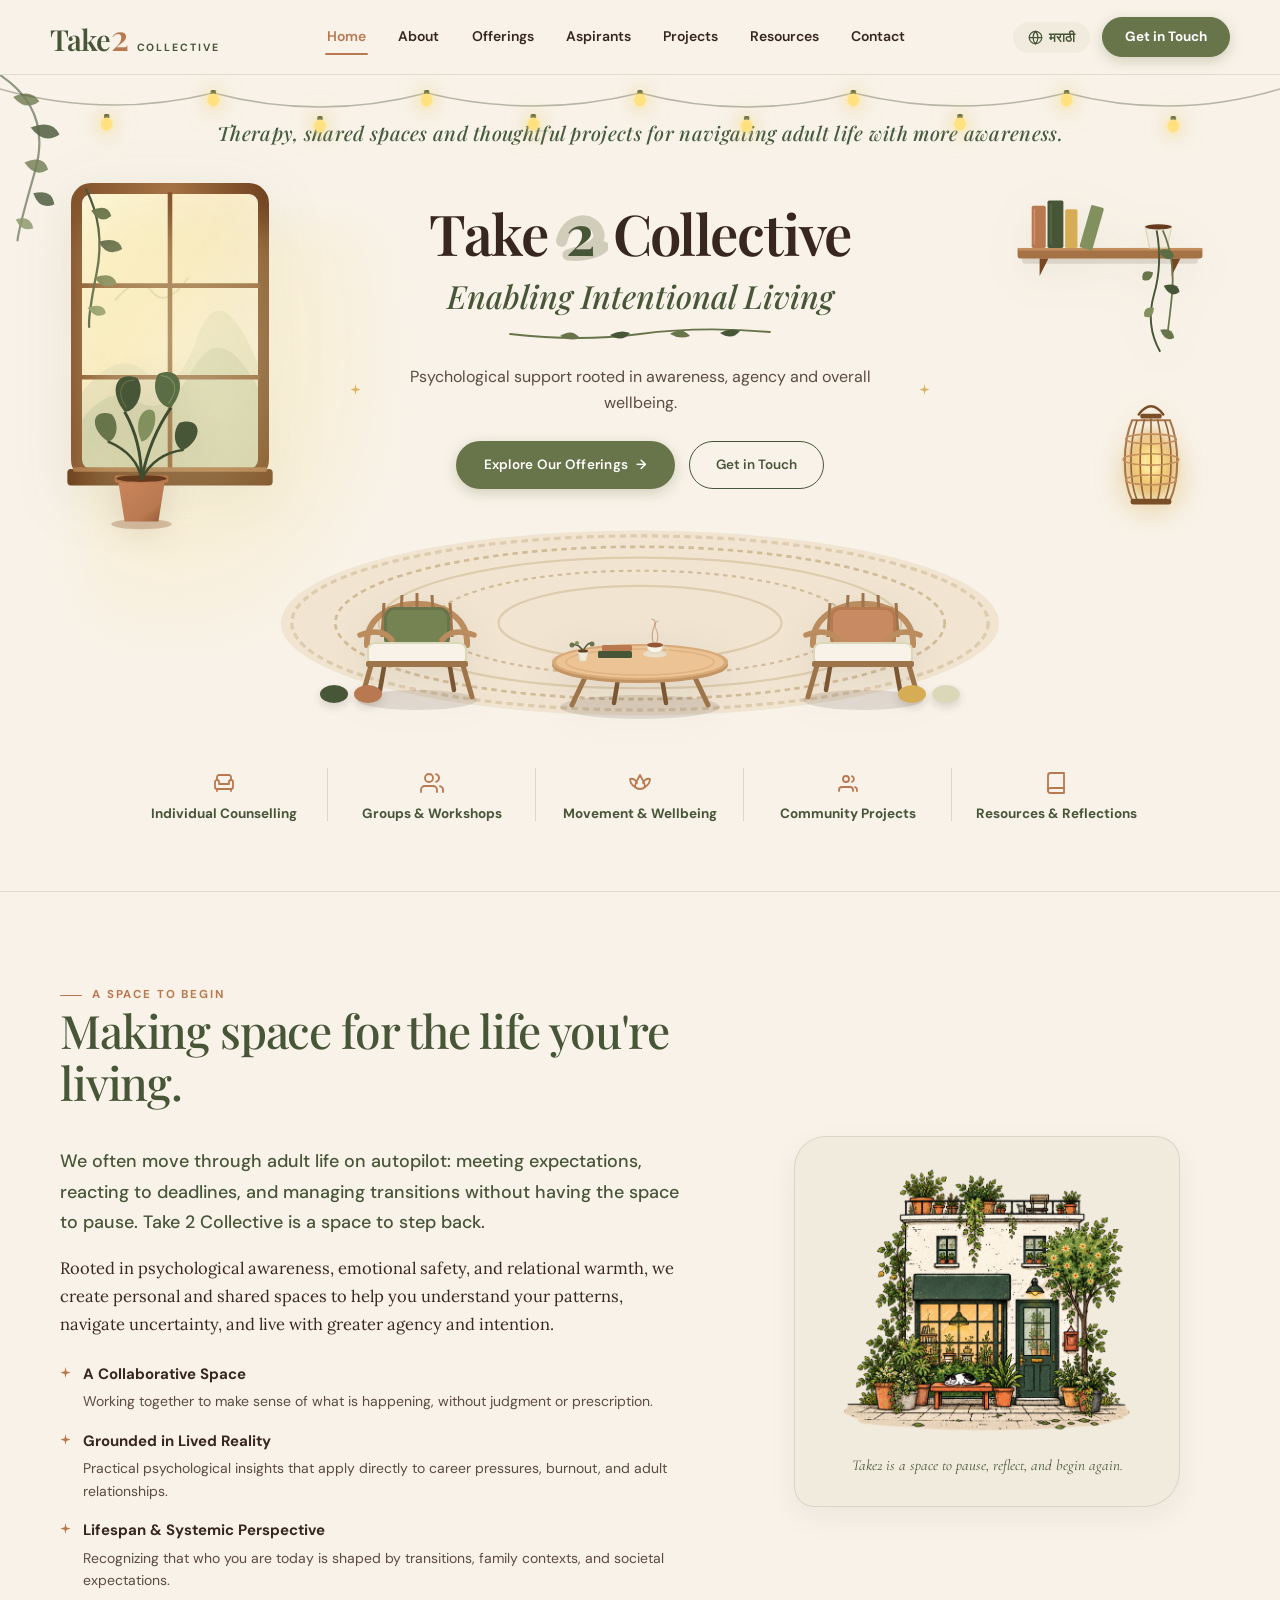
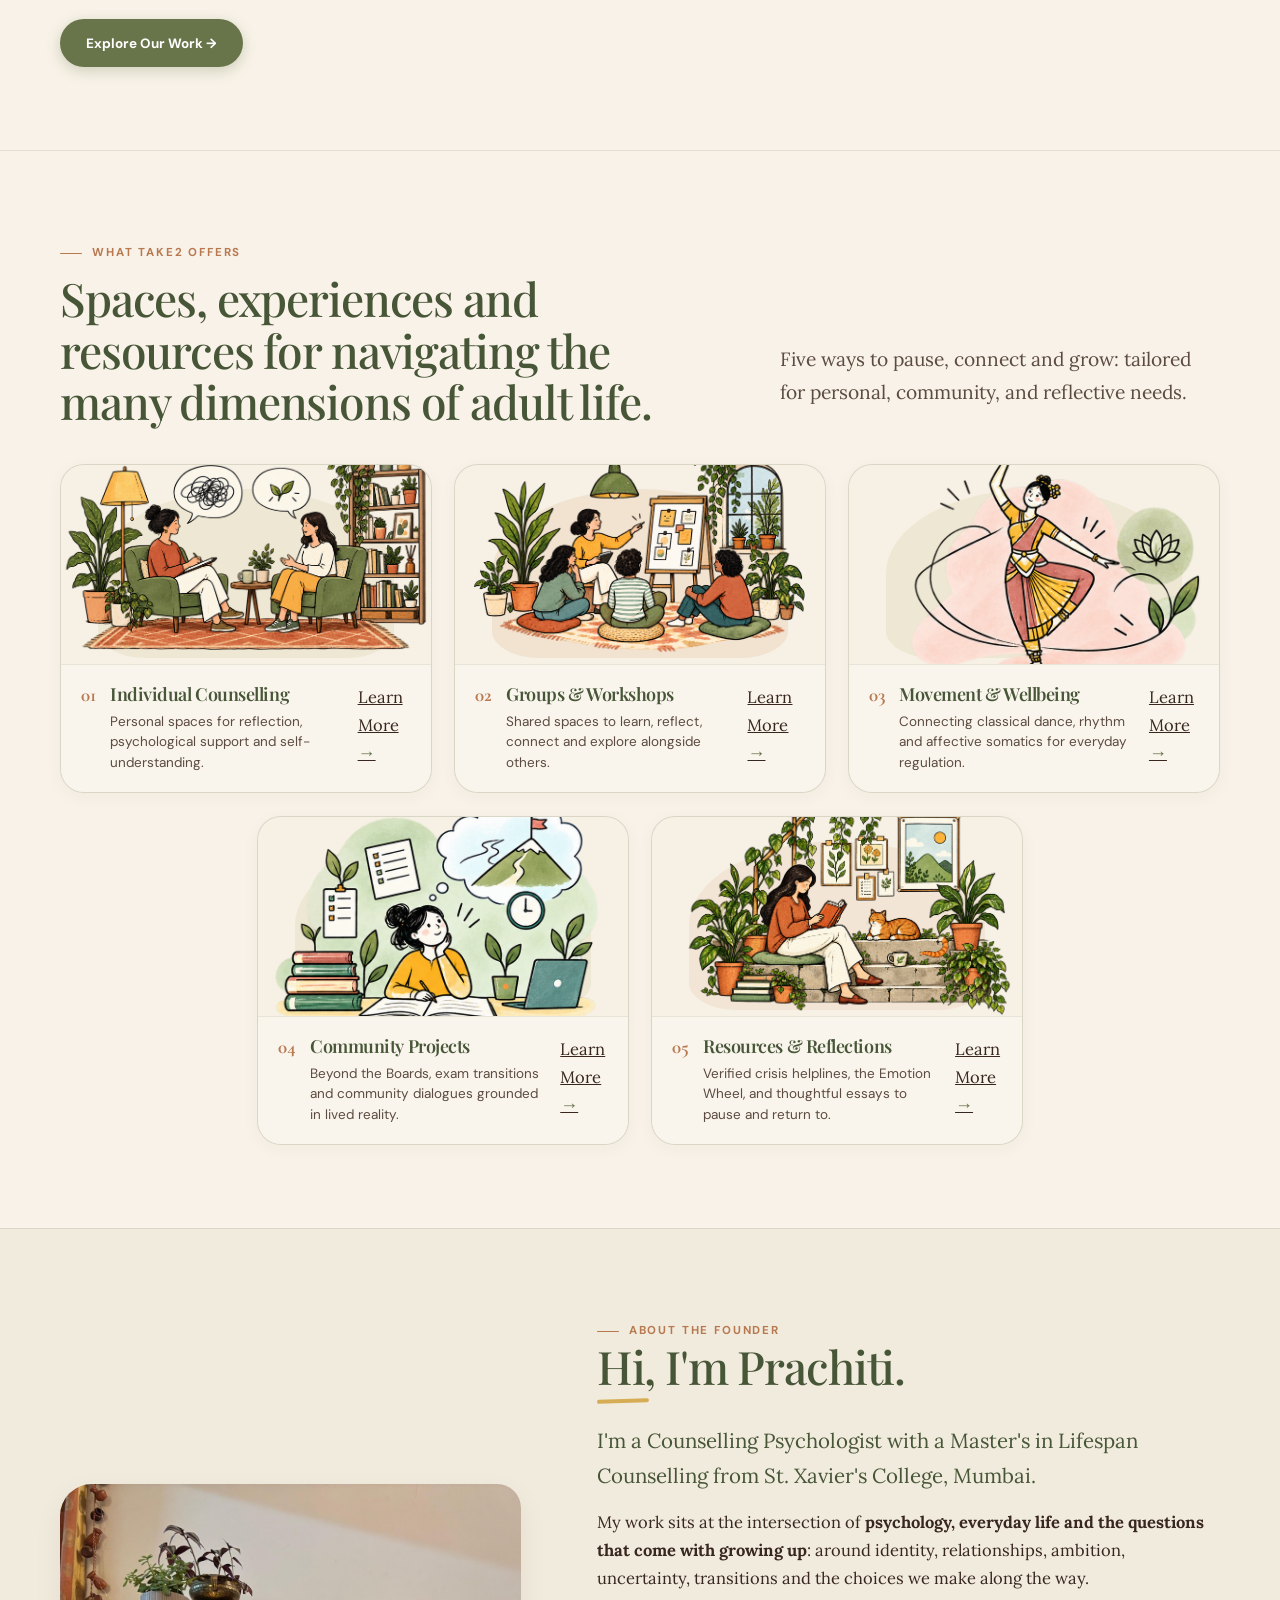
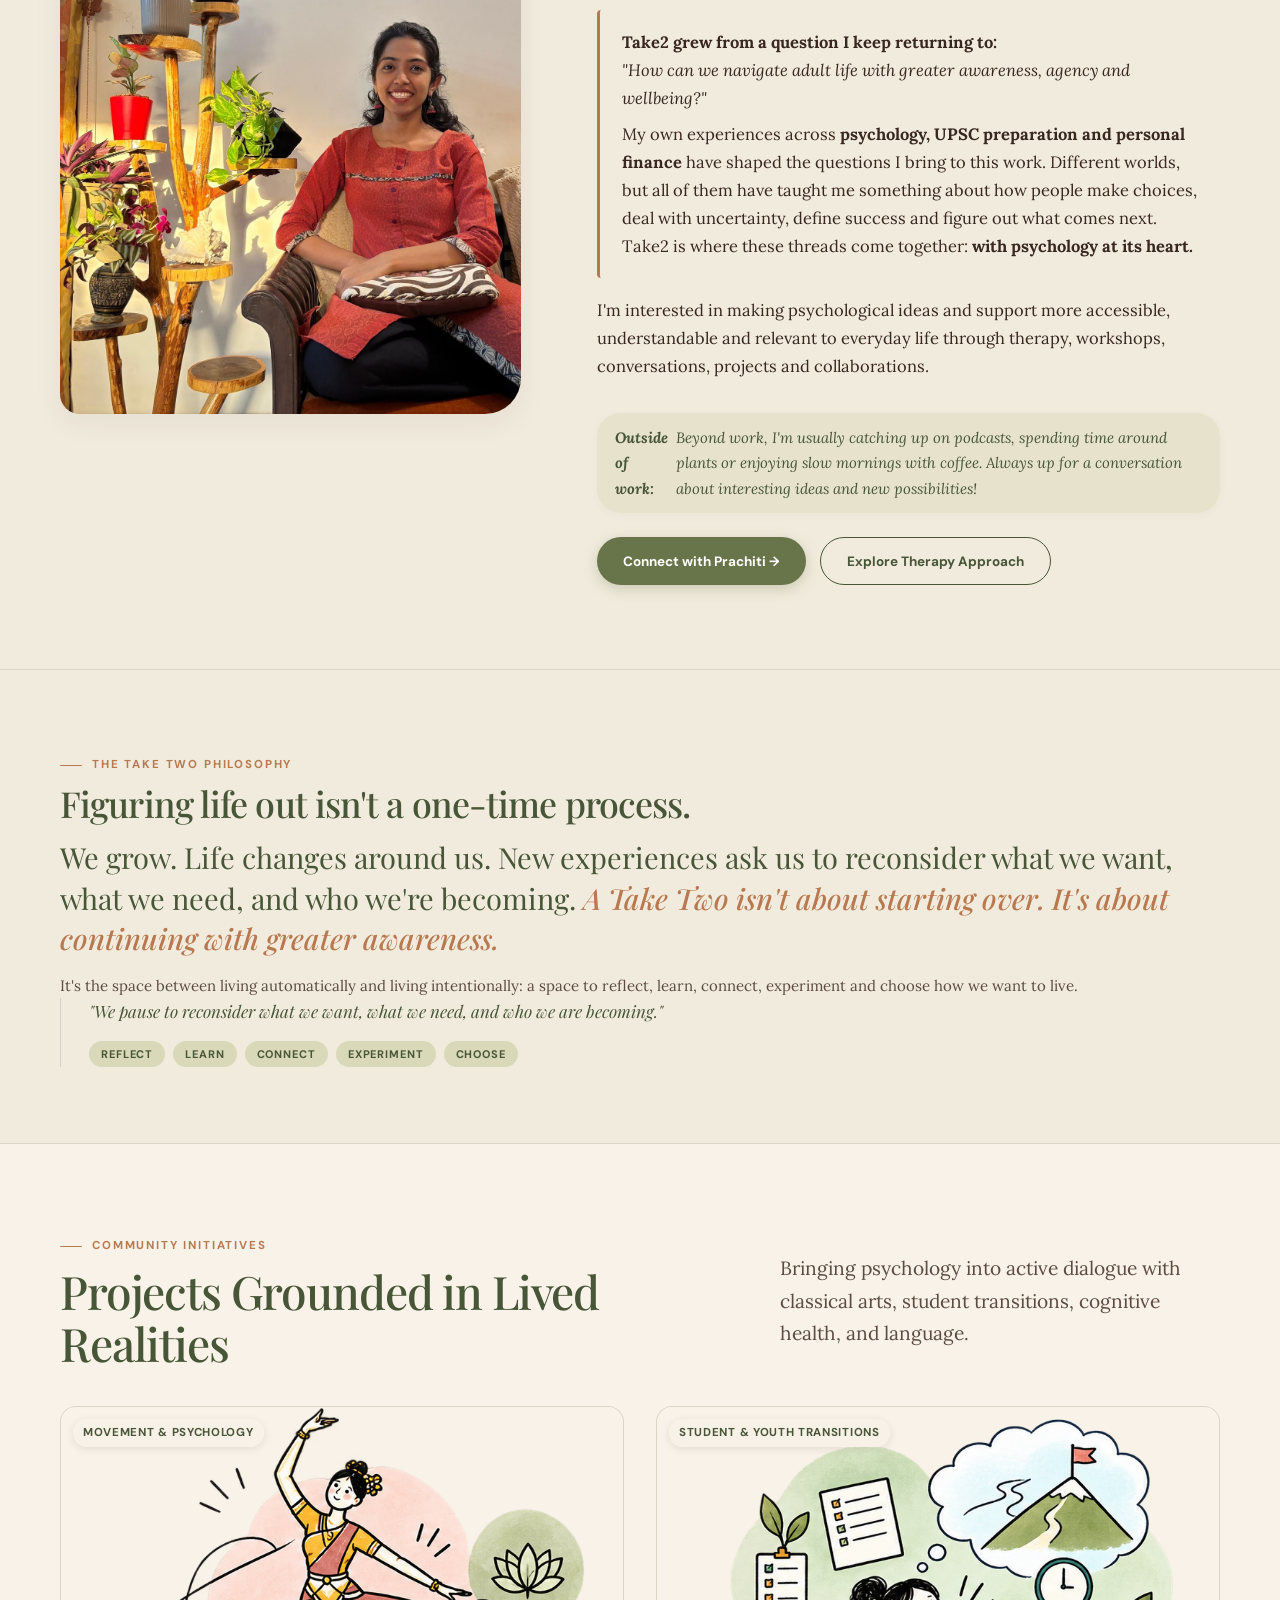
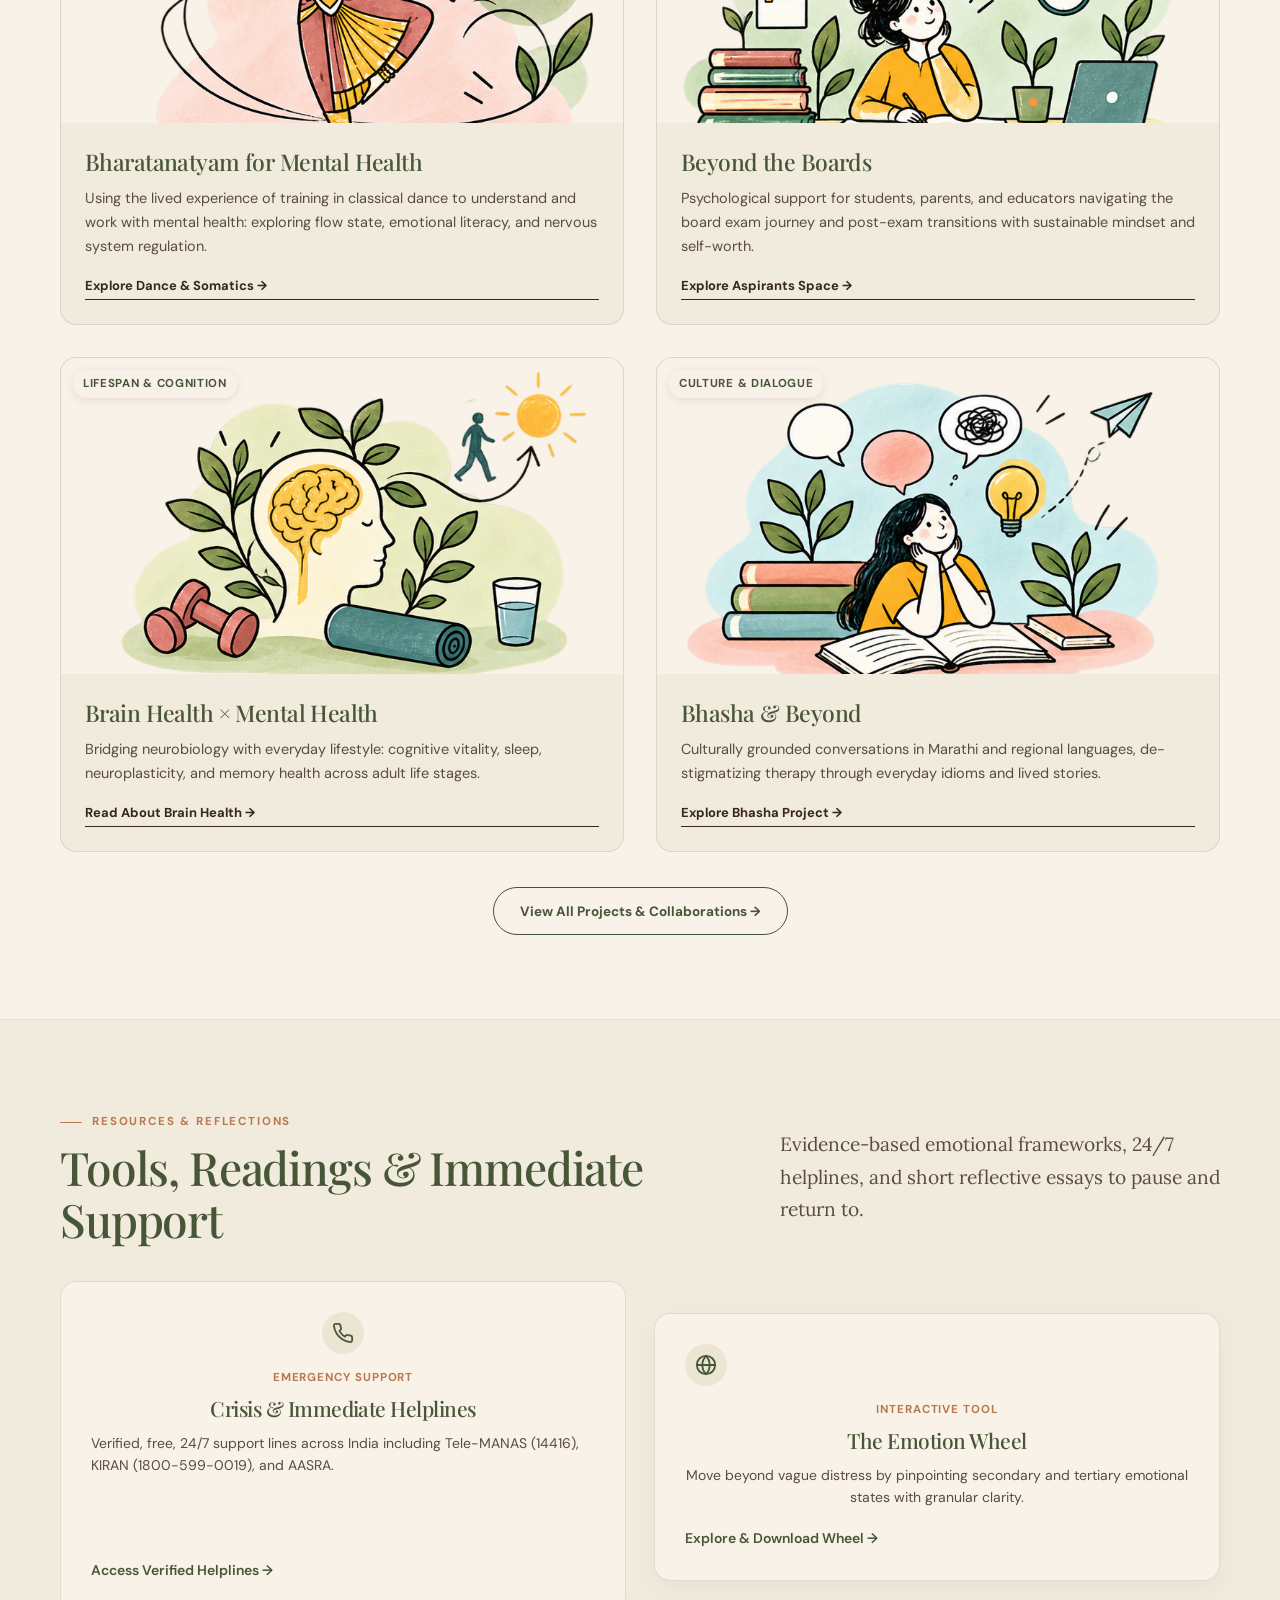
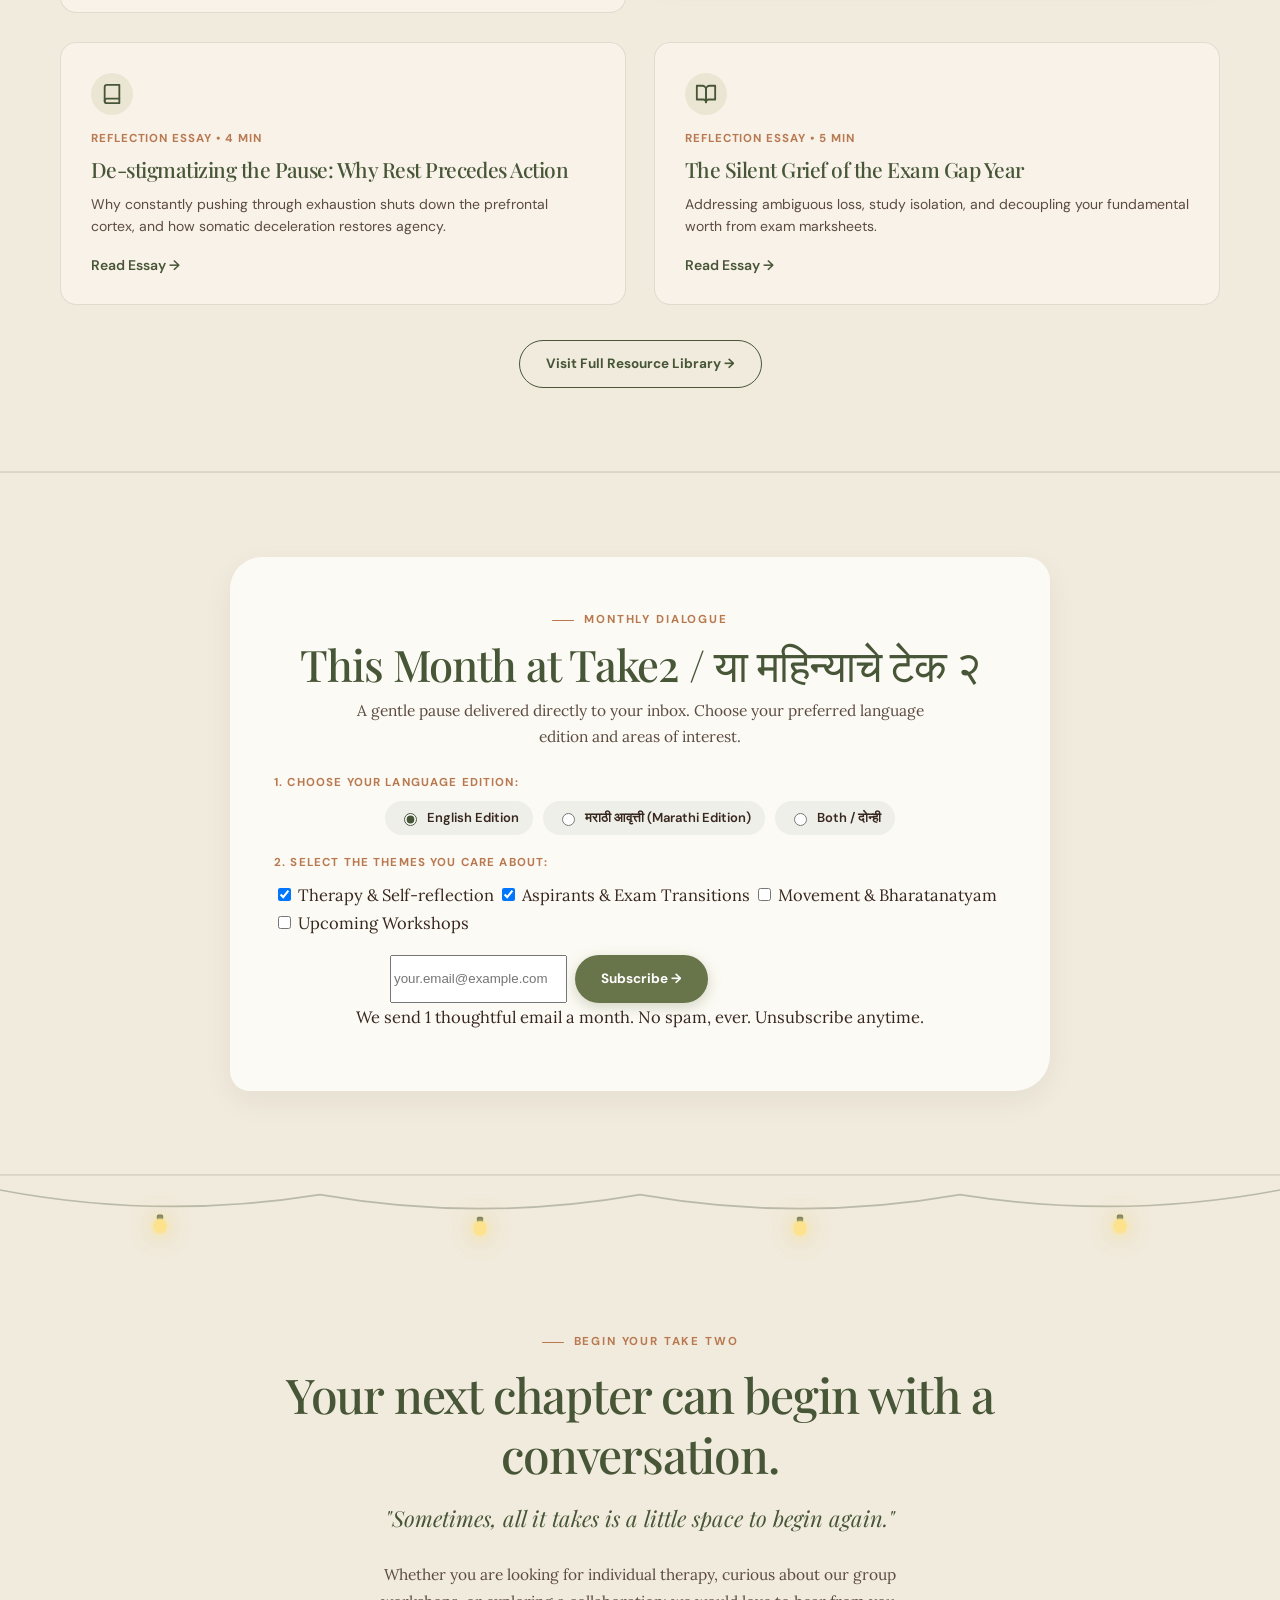
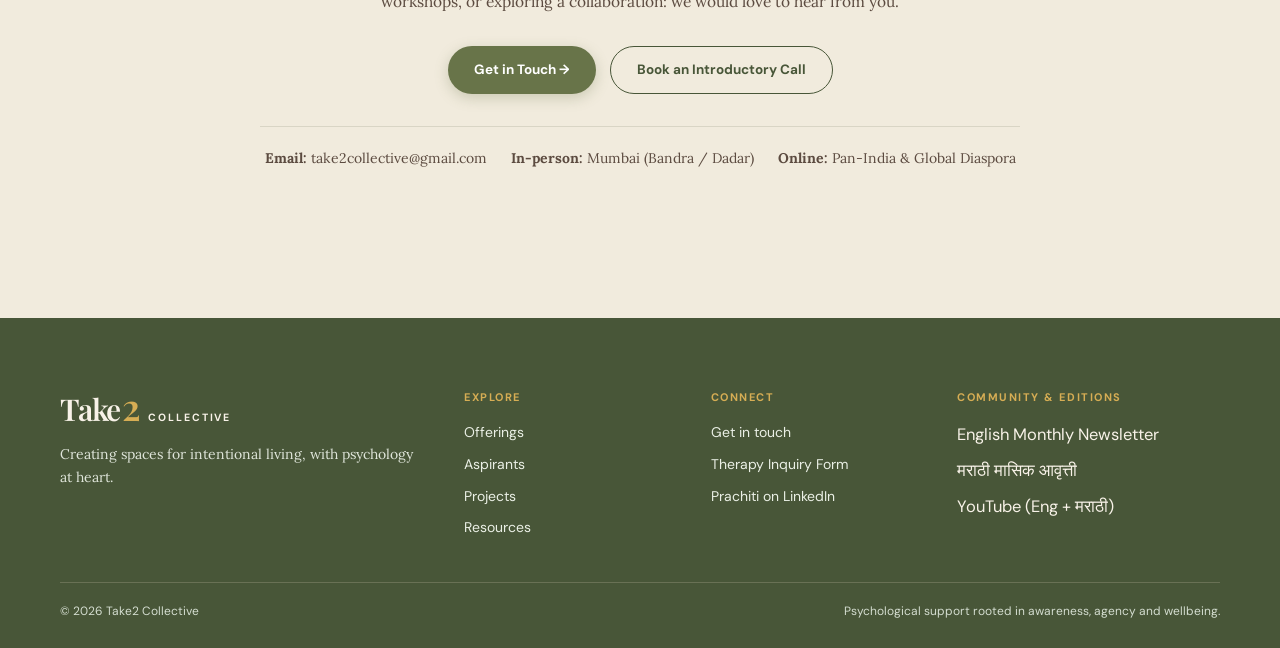
<file: index.html>
<!doctype html>
<html lang="en">
<head>
  <meta charset="utf-8">
  <meta name="viewport" content="width=device-width, initial-scale=1">
  <meta name="theme-color" content="#1A463B">
  <title>Take2 Collective | Creating spaces for intentional living</title>
  <meta name="description" content="Take2 Collective brings together ideas, practices, people and projects exploring what it means to navigate, understand and build a wholesome adult life.">
  <link rel="icon" type="image/svg+xml" href="data:image/svg+xml,%3Csvg xmlns='http://www.w3.org/2000/svg' viewBox='0 0 64 64'%3E%3Crect width='64' height='64' rx='17' fill='%231D443C'/%3E%3Cpath d='M13 42c8-13 16-21 25-22 8-1 13 3 13 9 0 8-9 13-21 16' fill='none' stroke='%23F8F5EB' stroke-width='6' stroke-linecap='round'/%3E%3Ccircle cx='45' cy='17' r='5' fill='%23D6A33B'/%3E%3C/svg%3E">
  <link rel="stylesheet" href="styles.css?v=3.0">
</head>
<body>
  <!-- Top Reading / Flow Progress Indicator -->
  <div class="scroll-progress-line" id="scrollProgressLine" aria-hidden="true"></div>

  <!-- Ambient Floating Botanical Leaf Drift Overlay -->
  <canvas id="botanicalDriftCanvas" aria-hidden="true"></canvas>

  <a class="skip" href="#main">Skip to content</a>

  <!-- Header -->
  <header class="site-header" id="siteHeader">
    <div class="header-inner">
      <a class="brand" href="index.html" aria-label="Take2 Collective home">
        Take<span class="brand-mark">2</span><span>Collective</span>
      </a>
      
      <nav class="desktop-nav" aria-label="Main navigation">
        <a href="index.html" aria-current="page" data-i18n="nav.home">Home</a>
        <a href="#about-founder" data-i18n="nav.about">About</a>
        <a href="therapy.html" data-i18n="nav.offerings">Offerings</a>
        <a href="aspirants.html" data-i18n="nav.aspirants">Aspirants</a>
        <a href="projects.html" data-i18n="nav.projects">Projects</a>
        <a href="resources.html" data-i18n="nav.resources">Resources</a>
        <a href="connect.html" data-i18n="nav.contact">Contact</a>
      </nav>

      <div class="header-actions">
        <!-- Marathi / English Language Toggle -->
        <button type="button" class="lang-toggle-btn" aria-label="Switch language to Marathi">
          <svg width="15" height="15" viewBox="0 0 24 24" fill="none" stroke="currentColor" stroke-width="2" stroke-linecap="round" stroke-linejoin="round">
            <circle cx="12" cy="12" r="10"></circle>
            <line x1="2" y1="12" x2="22" y2="12"></line>
            <path d="M12 2a15.3 15.3 0 0 1 4 10 15.3 15.3 0 0 1-4 10 15.3 15.3 0 0 1-4-10 15.3 15.3 0 0 1 4-10z"></path>
          </svg>
          <span class="lang-label">मराठी</span>
        </button>
        <a class="nav-cta" href="connect.html" data-i18n="nav.cta">Get in Touch</a>
      </div>

      <details class="mobile-nav">
        <summary>Menu</summary>
        <nav aria-label="Mobile navigation">
          <a href="index.html" aria-current="page" data-i18n="nav.home">Home</a>
          <a href="#about-founder" data-i18n="nav.about">About</a>
          <a href="therapy.html" data-i18n="nav.offerings">Offerings</a>
          <a href="aspirants.html" data-i18n="nav.aspirants">Aspirants</a>
          <a href="projects.html" data-i18n="nav.projects">Projects</a>
          <a href="resources.html" data-i18n="nav.resources">Resources</a>
          <a href="connect.html" data-i18n="nav.contact">Contact</a>
          <a class="mobile-cta-btn" href="connect.html">Get in Touch &rarr;</a>
        </nav>
      </details>
    </div>
  </header>
  <main id="main">
    <!-- ==========================================================================
         HERO SECTION: THE ILLUSTRATED THERAPEUTIC ROOM
         Real HTML typography, SVG vintage window, floating shelf, glowing lantern,
         and cozy lounge furniture scene with zero screenshot dependencies.
         ========================================================================== -->
    <section class="home-hero-cozy" aria-labelledby="hero-title">
      <!-- Overhead Fairy Lights Garland (Consistent Signature Element) -->
      <svg class="fairy-lights-garland" viewBox="0 0 1440 56" preserveAspectRatio="none" aria-hidden="true">
        <defs>
          <radialGradient id="heroBulbGlow" cx="50%" cy="40%" r="50%">
            <stop offset="0%" stop-color="#FFFDF0" />
            <stop offset="35%" stop-color="#FFE180" />
            <stop offset="70%" stop-color="#D6AD54" />
            <stop offset="100%" stop-color="#B97950" stop-opacity="0" />
          </radialGradient>
        </defs>
        <path class="fairy-light-wire" d="M0,14 Q120,44 240,18 Q360,46 480,18 Q600,44 720,18 Q840,46 960,18 Q1080,44 1200,18 Q1320,46 1440,14" />
        <g class="fairy-bulb" transform="translate(120, 42)"><rect class="fairy-cap" x="-3" y="-3" width="6" height="5" rx="1.5"/><circle class="fairy-bulb-glass" cx="0" cy="7" r="6.5"/></g>
        <g class="fairy-bulb" transform="translate(240, 18)"><rect class="fairy-cap" x="-3" y="-3" width="6" height="5" rx="1.5"/><circle class="fairy-bulb-glass" cx="0" cy="7" r="6.5"/></g>
        <g class="fairy-bulb" transform="translate(360, 44)"><rect class="fairy-cap" x="-3" y="-3" width="6" height="5" rx="1.5"/><circle class="fairy-bulb-glass" cx="0" cy="7" r="6.5"/></g>
        <g class="fairy-bulb" transform="translate(480, 18)"><rect class="fairy-cap" x="-3" y="-3" width="6" height="5" rx="1.5"/><circle class="fairy-bulb-glass" cx="0" cy="7" r="6.5"/></g>
        <g class="fairy-bulb" transform="translate(600, 42)"><rect class="fairy-cap" x="-3" y="-3" width="6" height="5" rx="1.5"/><circle class="fairy-bulb-glass" cx="0" cy="7" r="6.5"/></g>
        <g class="fairy-bulb" transform="translate(720, 18)"><rect class="fairy-cap" x="-3" y="-3" width="6" height="5" rx="1.5"/><circle class="fairy-bulb-glass" cx="0" cy="7" r="6.5"/></g>
        <g class="fairy-bulb" transform="translate(840, 44)"><rect class="fairy-cap" x="-3" y="-3" width="6" height="5" rx="1.5"/><circle class="fairy-bulb-glass" cx="0" cy="7" r="6.5"/></g>
        <g class="fairy-bulb" transform="translate(960, 18)"><rect class="fairy-cap" x="-3" y="-3" width="6" height="5" rx="1.5"/><circle class="fairy-bulb-glass" cx="0" cy="7" r="6.5"/></g>
        <g class="fairy-bulb" transform="translate(1080, 42)"><rect class="fairy-cap" x="-3" y="-3" width="6" height="5" rx="1.5"/><circle class="fairy-bulb-glass" cx="0" cy="7" r="6.5"/></g>
        <g class="fairy-bulb" transform="translate(1200, 18)"><rect class="fairy-cap" x="-3" y="-3" width="6" height="5" rx="1.5"/><circle class="fairy-bulb-glass" cx="0" cy="7" r="6.5"/></g>
        <g class="fairy-bulb" transform="translate(1320, 44)"><rect class="fairy-cap" x="-3" y="-3" width="6" height="5" rx="1.5"/><circle class="fairy-bulb-glass" cx="0" cy="7" r="6.5"/></g>
      </svg>

      <!-- Corner Botanical Vines (Top-left & Top-right) -->
      <svg class="botanical-vine-corner botanical-vine-left" viewBox="0 0 160 200" fill="none" aria-hidden="true">
        <path d="M0,0 Q60,40 40,110 T20,190" stroke="#485638" stroke-width="2.5" opacity="0.65"/>
        <path d="M15,25 Q35,15 45,30 Q30,42 15,25 Z" fill="#687449" opacity="0.85"/>
        <path d="M35,60 Q60,50 68,68 Q50,80 35,60 Z" fill="#485638" opacity="0.9"/>
        <path d="M28,100 Q50,90 55,108 Q40,118 28,100 Z" fill="#687449" opacity="0.85"/>
        <path d="M38,135 Q60,130 62,148 Q45,155 38,135 Z" fill="#485638" opacity="0.9"/>
        <path d="M18,165 Q35,160 38,175 Q25,180 18,165 Z" fill="#82905E" opacity="0.85"/>
      </svg>
      <svg class="botanical-vine-corner botanical-vine-right" viewBox="0 0 160 200" fill="none" aria-hidden="true">
        <path d="M0,0 Q60,40 40,110 T20,190" stroke="#485638" stroke-width="2.5" opacity="0.65"/>
        <path d="M15,25 Q35,15 45,30 Q30,42 15,25 Z" fill="#687449" opacity="0.85"/>
        <path d="M35,60 Q60,50 68,68 Q50,80 35,60 Z" fill="#485638" opacity="0.9"/>
        <path d="M28,100 Q50,90 55,108 Q40,118 28,100 Z" fill="#687449" opacity="0.85"/>
        <path d="M38,135 Q60,130 62,148 Q45,155 38,135 Z" fill="#485638" opacity="0.9"/>
        <path d="M18,165 Q35,160 38,175 Q25,180 18,165 Z" fill="#82905E" opacity="0.85"/>
      </svg>

      <div class="wrap hero-room-container">
        <!-- Client Brief Tagline Banner -->
        <p class="hero-tagline-bar reveal-on-scroll">
          Therapy, shared spaces and thoughtful projects for navigating adult life with more awareness.
        </p>

        <!-- Room Upper Panorama: Left Window, Center Typography, Right Shelf & Lantern -->
        <div class="hero-room-stage">
          <!-- LEFT SIDE: Vintage Wooden Window + Potted Plant -->
          <div class="hero-window-wrapper" aria-hidden="true">
  <div class="sunlight-glow-overlay"></div>
  <svg class="hero-element vintage-window-svg" viewBox="0 0 240 380" fill="none" xmlns="http://www.w3.org/2000/svg">
    <defs>
      <linearGradient id="sunBeamGrad" x1="0%" y1="0%" x2="100%" y2="100%">
        <stop offset="0%" stop-color="#FFF9D2" stop-opacity="0.8"/>
        <stop offset="45%" stop-color="#FFEAA7" stop-opacity="0.45"/>
        <stop offset="100%" stop-color="#F8F2E8" stop-opacity="0.08"/>
      </linearGradient>
      <linearGradient id="woodOuterGrad" x1="0%" y1="0%" x2="100%" y2="0%">
        <stop offset="0%" stop-color="#83532C"/>
        <stop offset="50%" stop-color="#A57245"/>
        <stop offset="100%" stop-color="#724420"/>
      </linearGradient>
      <linearGradient id="potGrad" x1="0%" y1="0%" x2="100%" y2="100%">
        <stop offset="0%" stop-color="#CB865C"/>
        <stop offset="70%" stop-color="#B97950"/>
        <stop offset="100%" stop-color="#935733"/>
      </linearGradient>
    </defs>
    <!-- Window Glass Panes with Golden Sunlight -->
    <rect x="24" y="24" width="192" height="300" rx="14" fill="url(#sunBeamGrad)"/>
    <!-- Exterior Soft Tree Leaves Silhouette -->
    <path d="M24,240 Q65,190 95,220 T150,180 T216,210 L216,324 L24,324 Z" fill="#D9D8B9" opacity="0.6"/>
    <path d="M24,270 Q55,230 85,250 T145,215 T216,235 L216,324 L24,324 Z" fill="#B4C29B" opacity="0.45"/>
    <path d="M60,140 Q85,110 100,130 T140,115" stroke="#9FAF84" stroke-width="2" fill="none" opacity="0.4"/>
    <!-- Outer Wooden Arch / Frame -->
    <rect x="18" y="18" width="204" height="312" rx="16" stroke="url(#woodOuterGrad)" stroke-width="12" fill="none"/>
    <!-- Inner Wooden Mullions -->
    <line x1="120" y1="22" x2="120" y2="324" stroke="#83532C" stroke-width="5"/>
    <line x1="22" y1="124" x2="218" y2="124" stroke="#83532C" stroke-width="5"/>
    <line x1="22" y1="224" x2="218" y2="224" stroke="#83532C" stroke-width="5"/>
    <!-- Deep Wooden Window Sill -->
    <rect x="8" y="324" width="224" height="18" rx="4" fill="#6A3D1B"/>
    <rect x="14" y="322" width="212" height="5" rx="2" fill="#A57245"/>
    <!-- Trailing Ivy Vines from Window Header -->
    <path d="M28,18 Q50,60 40,110 T32,170" stroke="#485638" stroke-width="2.5" fill="none"/>
    <path d="M34,42 Q52,34 56,48 Q44,58 34,42 Z" fill="#687449"/>
    <path d="M42,76 Q64,70 68,84 Q52,94 42,76 Z" fill="#485638"/>
    <path d="M38,115 Q58,108 62,122 Q46,130 38,115 Z" fill="#687449"/>
    <path d="M30,148 Q48,142 50,154 Q40,162 30,148 Z" fill="#82905E"/>
  </svg>
  
  <!-- Large Potted Floor Plant (Monstera / Ficus) Sitting by Window -->
  <svg class="hero-element window-floor-plant-svg" viewBox="0 0 160 210" fill="none" xmlns="http://www.w3.org/2000/svg">
    <!-- Terracotta Pot & Saucer -->
    <ellipse cx="80" cy="198" rx="36" ry="6" fill="#8B4D29" opacity="0.3"/>
    <path d="M52,145 L108,145 L100,195 L60,195 Z" fill="url(#potGrad)"/>
    <rect x="48" y="140" width="64" height="9" rx="3" fill="#B97950"/>
    <ellipse cx="80" cy="144" rx="30" ry="4" fill="#663A1D"/>
    <!-- Plant Stems & Lush Leaves -->
    <path d="M80,145 Q80,100 60,65" stroke="#3E4C30" stroke-width="3.5" fill="none"/>
    <path d="M80,145 Q90,95 115,60" stroke="#3E4C30" stroke-width="3.5" fill="none"/>
    <path d="M80,145 Q75,115 40,100" stroke="#3E4C30" stroke-width="3" fill="none"/>
    <path d="M80,145 Q95,115 130,110" stroke="#3E4C30" stroke-width="3" fill="none"/>
    <!-- Left Top Leaf -->
    <path d="M60,65 C40,40 50,15 75,25 C85,38 75,65 60,65 Z" fill="#485638"/>
    <path d="M62,60 C50,42 55,28 72,27" stroke="#687449" stroke-width="1.2" fill="none"/>
    <!-- Right Top Leaf -->
    <path d="M115,60 C135,35 125,10 100,20 C90,35 100,60 115,60 Z" fill="#5A6D44"/>
    <path d="M112,55 C125,38 120,24 103,22" stroke="#82905E" stroke-width="1.2" fill="none"/>
    <!-- Far Left Leaf -->
    <path d="M40,100 C18,85 20,60 45,68 C55,80 50,100 40,100 Z" fill="#687449"/>
    <!-- Far Right Leaf -->
    <path d="M130,110 C155,95 150,70 125,78 C115,90 120,110 130,110 Z" fill="#485638"/>
    <!-- Center Accent Leaf -->
    <path d="M80,100 C68,75 85,55 95,65 C100,78 90,100 80,100 Z" fill="#82905E"/>
  </svg>
</div>

          <!-- CENTER EDITORIAL CONTENT -->
          <div class="hero-center-content reveal-on-scroll">
            <h1 class="hero-brand-title" id="hero-title">
              Take<span class="mark-two-brush" aria-label="2"><svg class="brush-stroke-svg" viewBox="0 0 70 70" fill="none" aria-hidden="true"><path d="M12,45 C18,15 52,12 58,35 C62,50 35,58 20,62 C38,64 56,60 64,52" stroke="#687449" stroke-width="14" stroke-linecap="round" stroke-linejoin="round" opacity="0.28"/></svg><span class="two-digit">2</span></span>Collective
            </h1>

            <div class="hero-tagline-wrapper">
              <p class="hero-tagline-script">Enabling Intentional Living</p>
              <svg class="leaf-underline-flourish" viewBox="0 0 280 26" fill="none" aria-hidden="true">
                <path d="M10,14 Q80,22 140,14 T270,12" stroke="#687449" stroke-width="1.8" stroke-linecap="round"/>
                <path d="M60,16 Q72,8 80,18 Q70,22 60,16 Z" fill="#687449"/>
                <path d="M110,15 Q122,23 130,13 Q120,9 110,15 Z" fill="#485638"/>
                <path d="M170,14 Q182,6 190,16 Q180,20 170,14 Z" fill="#687449"/>
                <path d="M220,13 Q232,21 240,11 Q230,7 220,13 Z" fill="#485638"/>
              </svg>
            </div>

            <div class="hero-support-statement">
              <span class="sparkle-accent left" aria-hidden="true"><svg width="11" height="11" viewBox="0 0 24 24" fill="currentColor" aria-hidden="true"><path d="M12 0L14 9L23 12L14 15L12 24L10 15L1 12L10 9Z"/></svg></span>
              <p class="hero-support-text">
                Psychological support rooted in awareness, agency and overall wellbeing.
              </p>
              <span class="sparkle-accent right" aria-hidden="true"><svg width="11" height="11" viewBox="0 0 24 24" fill="currentColor" aria-hidden="true"><path d="M12 0L14 9L23 12L14 15L12 24L10 15L1 12L10 9Z"/></svg></span>
            </div>

            <div class="hero-cta-group">
              <a class="button button-primary hero-main-cta" href="#what-we-offer">
                Explore Our Offerings <span class="cta-arrow" aria-hidden="true">&rarr;</span>
              </a>
              <a class="button button-outline hero-secondary-cta" href="connect.html">
                Get in Touch
              </a>
            </div>
          </div>

          <!-- RIGHT SIDE: Wooden Floating Shelf + Glowing Lantern -->
          <div class="hero-shelf-wrapper" aria-hidden="true">
  <!-- Wooden Floating Shelf with Books & Cascading Plant -->
  <svg class="hero-element floating-shelf-svg" viewBox="0 0 250 240" fill="none" xmlns="http://www.w3.org/2000/svg">
    <!-- Cast Shadow under shelf -->
    <rect x="25" y="102" width="200" height="8" rx="4" fill="#38271F" opacity="0.12"/>
    <!-- Wooden Shelf Plank -->
    <rect x="20" y="92" width="210" height="12" rx="3" fill="#A57245"/>
    <rect x="20" y="92" width="210" height="3" fill="#C48E5D"/>
    <!-- Shelf Wooden Brackets -->
    <path d="M45,104 L45,124 L55,104 Z" fill="#784722"/>
    <path d="M195,104 L195,124 L205,104 Z" fill="#784722"/>
    <!-- Vintage Books on Shelf (Left to Right) -->
    <!-- Book 1 (Terracotta) -->
    <rect x="36" y="44" width="16" height="48" rx="2" fill="#B97950"/>
    <line x1="39" y1="48" x2="39" y2="88" stroke="#DCA27C" stroke-width="1"/>
    <!-- Book 2 (Deep Olive) -->
    <rect x="54" y="38" width="18" height="54" rx="2" fill="#485638"/>
    <line x1="58" y1="42" x2="58" y2="88" stroke="#687449" stroke-width="1"/>
    <!-- Book 3 (Warm Ochre Gold) -->
    <rect x="74" y="48" width="14" height="44" rx="2" fill="#D6AD54"/>
    <!-- Book 4 (Leaning Book - Sage) -->
    <g transform="translate(94, 92) rotate(16) translate(-94, -92)">
      <rect x="90" y="42" width="15" height="50" rx="2" fill="#82905E"/>
    </g>
    <!-- Ceramic Planter on Shelf (Right side) -->
    <path d="M165,68 L195,68 L190,92 L170,92 Z" fill="#F1EBDD" stroke="#D9D8B9" stroke-width="1.5"/>
    <ellipse cx="180" cy="68" rx="15" ry="3" fill="#663A1D"/>
    <!-- Trailing Pothos Vine Cascading Down -->
    <path d="M178,72 Q185,110 175,145 T182,210" stroke="#485638" stroke-width="2.2" fill="none"/>
    <path d="M185,72 Q200,105 195,150 T190,190" stroke="#687449" stroke-width="2" fill="none"/>
    <!-- Cascading Leaves -->
    <path d="M180,95 Q195,90 198,102 Q188,110 180,95 Z" fill="#5A6D44"/>
    <path d="M174,120 Q160,115 162,128 Q172,132 174,120 Z" fill="#687449"/>
    <path d="M186,135 Q202,130 204,142 Q194,150 186,135 Z" fill="#485638"/>
    <path d="M175,160 Q162,158 164,170 Q174,174 175,160 Z" fill="#82905E"/>
    <path d="M182,185 Q196,182 198,194 Q188,200 182,185 Z" fill="#687449"/>
  </svg>

  <!-- Warm Glowing Woven Floor Lantern (Rattan / Bamboo) -->
  <div class="floor-lantern-block">
    <div class="lantern-glow-pulse"></div>
    <svg class="hero-element floor-lantern-svg" viewBox="0 0 110 150" fill="none" xmlns="http://www.w3.org/2000/svg">
      <defs>
        <radialGradient id="lanternCandleGlow" cx="50%" cy="55%" r="50%">
          <stop offset="0%" stop-color="#FFFDF0" stop-opacity="0.95"/>
          <stop offset="30%" stop-color="#FFE180" stop-opacity="0.8"/>
          <stop offset="70%" stop-color="#E29E2E" stop-opacity="0.4"/>
          <stop offset="100%" stop-color="#D6AD54" stop-opacity="0"/>
        </radialGradient>
      </defs>
      <!-- Lantern Handle -->
      <path d="M40,25 Q55,5 70,25" stroke="#7A4E27" stroke-width="3" fill="none" stroke-linecap="round"/>
      <!-- Lantern Cap -->
      <rect x="42" y="24" width="26" height="6" rx="2" fill="#7A4E27"/>
      <!-- Diffuse Light Glow Inside Cage -->
      <ellipse cx="55" cy="80" rx="38" ry="48" fill="url(#lanternCandleGlow)"/>
      <!-- Inner Candle Flame -->
      <path d="M55,75 Q58,68 55,62 Q52,68 55,75 Z" fill="#FFF9D2"/>
      <ellipse cx="55" cy="82" rx="6" ry="12" fill="#FFE180" opacity="0.85"/>
      <!-- Woven Bamboo Slats Outer Cage -->
      <path d="M32,32 C20,60 20,105 32,130 L78,130 C90,105 90,60 78,32 Z" stroke="#A87548" stroke-width="2.5" fill="none"/>
      <!-- Vertical Slats -->
      <path d="M38,32 C28,60 28,105 38,130" stroke="#946338" stroke-width="2" fill="none"/>
      <path d="M47,31 C40,60 40,105 47,130" stroke="#946338" stroke-width="2" fill="none"/>
      <path d="M55,30 L55,130" stroke="#946338" stroke-width="2" fill="none"/>
      <path d="M63,31 C70,60 70,105 63,130" stroke="#946338" stroke-width="2" fill="none"/>
      <path d="M72,32 C82,60 82,105 72,130" stroke="#946338" stroke-width="2" fill="none"/>
      <!-- Horizontal Woven Ribs -->
      <ellipse cx="55" cy="55" rx="31" ry="6" stroke="#C48E5D" stroke-width="2" fill="none"/>
      <ellipse cx="55" cy="80" rx="34" ry="7" stroke="#C48E5D" stroke-width="2" fill="none"/>
      <ellipse cx="55" cy="105" rx="31" ry="6" stroke="#C48E5D" stroke-width="2" fill="none"/>
      <!-- Base Ring -->
      <rect x="30" y="128" width="50" height="7" rx="3" fill="#7A4E27"/>
    </svg>
  </div>
</div>
        </div>

        <!-- Room Lower Panorama: Two Armchairs, Coffee Table, Teacup, Books, Woven Jute Rug & Floor Cushions -->
        <div class="hero-lounge-stage" aria-hidden="true">
  <!-- Circular Woven Jute Rug -->
  <div class="jute-rug-container">
    <svg class="jute-rug-svg" viewBox="0 0 680 180" fill="none" xmlns="http://www.w3.org/2000/svg">
      <ellipse cx="340" cy="90" rx="330" ry="85" fill="#F1E5D2"/>
      <ellipse cx="340" cy="90" rx="320" ry="80" stroke="#DECCAE" stroke-width="3" stroke-dasharray="6,4"/>
      <ellipse cx="340" cy="90" rx="280" ry="70" stroke="#D2BC98" stroke-width="2.5" stroke-dasharray="5,4"/>
      <ellipse cx="340" cy="90" rx="240" ry="60" stroke="#DECCAE" stroke-width="2"/>
      <ellipse cx="340" cy="90" rx="190" ry="48" stroke="#D2BC98" stroke-width="2" stroke-dasharray="4,4"/>
      <ellipse cx="340" cy="90" rx="130" ry="34" stroke="#DECCAE" stroke-width="2"/>
    </svg>
  </div>

  <div class="lounge-furniture-flex">
    <!-- Left Wooden Armchair (Sage/Olive Cushion) + Floor Cushions -->
    <div class="lounge-chair-wrap chair-left-wrap">
      <svg class="lounge-armchair-svg" viewBox="0 0 170 170" fill="none" xmlns="http://www.w3.org/2000/svg">
        <!-- Chair Shadow -->
        <ellipse cx="85" cy="155" rx="60" ry="10" fill="#38271F" opacity="0.12"/>
        <!-- Wooden Tapered Legs -->
        <line x1="42" y1="110" x2="30" y2="152" stroke="#9E744A" stroke-width="5" stroke-linecap="round"/>
        <line x1="128" y1="110" x2="140" y2="152" stroke="#9E744A" stroke-width="5" stroke-linecap="round"/>
        <line x1="55" y1="105" x2="48" y2="145" stroke="#7A5633" stroke-width="4.5" stroke-linecap="round"/>
        <line x1="115" y1="105" x2="122" y2="145" stroke="#7A5633" stroke-width="4.5" stroke-linecap="round"/>
        <!-- Curved Wooden Spindle Backrest -->
        <path d="M35,100 C32,45 138,45 135,100" stroke="#BA8C5E" stroke-width="6" fill="none" stroke-linecap="round"/>
        <line x1="50" y1="92" x2="52" y2="58" stroke="#9E744A" stroke-width="3"/>
        <line x1="68" y1="90" x2="70" y2="50" stroke="#9E744A" stroke-width="3"/>
        <line x1="85" y1="88" x2="85" y2="48" stroke="#9E744A" stroke-width="3"/>
        <line x1="102" y1="90" x2="100" y2="50" stroke="#9E744A" stroke-width="3"/>
        <line x1="120" y1="92" x2="118" y2="58" stroke="#9E744A" stroke-width="3"/>
        <!-- Olive / Sage Backrest Pillow -->
        <rect x="52" y="62" width="66" height="42" rx="10" fill="#687449"/>
        <rect x="55" y="65" width="60" height="36" rx="8" fill="#758353"/>
        <!-- Wooden Curved Armrests -->
        <path d="M28,90 Q50,82 60,95" stroke="#BA8C5E" stroke-width="5.5" fill="none" stroke-linecap="round"/>
        <path d="M142,90 Q120,82 110,95" stroke="#BA8C5E" stroke-width="5.5" fill="none" stroke-linecap="round"/>
        <!-- Thick Comfortable Seat Cushion -->
        <rect x="36" y="98" width="98" height="22" rx="7" fill="#F8F2E8" stroke="#D9D8B9" stroke-width="2"/>
        <!-- Wooden Seat Frame Base -->
        <rect x="34" y="116" width="102" height="6" rx="2" fill="#9E744A"/>
      </svg>
      <!-- Floor Cushions beside left chair -->
      <div class="zafu-cushion-cluster left-cushions">
        <div class="zafu-pillow pillow-moss"></div>
        <div class="zafu-pillow pillow-terra"></div>
      </div>
    </div>

    <!-- Center Coffee Table with Tea, Books, Succulent -->
    <div class="coffee-table-wrap">
      <svg class="coffee-table-svg" viewBox="0 0 220 150" fill="none" xmlns="http://www.w3.org/2000/svg">
        <!-- Table Shadow -->
        <ellipse cx="110" cy="138" rx="80" ry="12" fill="#38271F" opacity="0.12"/>
        <!-- Flared Wooden Dowel Legs -->
        <line x1="60" y1="98" x2="42" y2="136" stroke="#9E744A" stroke-width="5" stroke-linecap="round"/>
        <line x1="160" y1="98" x2="178" y2="136" stroke="#9E744A" stroke-width="5" stroke-linecap="round"/>
        <line x1="90" y1="98" x2="84" y2="134" stroke="#7A5633" stroke-width="4.5" stroke-linecap="round"/>
        <line x1="130" y1="98" x2="136" y2="134" stroke="#7A5633" stroke-width="4.5" stroke-linecap="round"/>
        <!-- Round Wooden Tabletop -->
        <ellipse cx="110" cy="96" rx="88" ry="18" fill="#C49363"/>
        <ellipse cx="110" cy="93" rx="88" ry="18" fill="#D8AA78"/>
        <ellipse cx="110" cy="93" rx="84" ry="16" fill="#ECC394"/>
        <ellipse cx="110" cy="93" rx="74" ry="13" stroke="#DFB282" stroke-width="1.5" fill="none"/>
        
        <!-- Table Items -->
        <!-- Stack of Books (Center-Left) -->
        <rect x="68" y="82" width="34" height="7" rx="1.5" fill="#485638"/>
        <rect x="72" y="76" width="30" height="6" rx="1.5" fill="#B97950"/>
        
        <!-- Ceramic Teacup on Saucer with Animated Rising Steam (Center-Right) -->
        <ellipse cx="125" cy="85" rx="12" ry="3.5" fill="#E8DEC9"/>
        <path d="M117,76 Q117,84 125,84 Q133,84 133,76 Z" fill="#F8F2E8" stroke="#D9D8B9" stroke-width="1"/>
        <ellipse cx="125" cy="76" rx="8" ry="2.5" fill="#935733"/>
        <path d="M133,78 Q138,78 138,81 Q138,84 133,84" stroke="#D9D8B9" stroke-width="1" fill="none"/>
        <!-- Animated Steam Paths -->
        <path class="tea-steam-wisp steam-1" d="M123,73 Q121,65 124,58 T122,50" stroke="#B97950" stroke-width="1.2" stroke-linecap="round" fill="none" opacity="0.6"/>
        <path class="tea-steam-wisp steam-2" d="M127,73 Q129,66 126,60 T128,52" stroke="#B97950" stroke-width="1.2" stroke-linecap="round" fill="none" opacity="0.5"/>

        <!-- Miniature Planter with Trailing Succulent (Far Left on table) -->
        <path d="M48,82 L58,82 L56,92 L50,92 Z" fill="#F1EBDD" stroke="#D9D8B9" stroke-width="1"/>
        <ellipse cx="53" cy="82" rx="5" ry="1.5" fill="#663A1D"/>
        <!-- Green Sprout & Tendril -->
        <path d="M53,82 Q48,74 42,76" stroke="#485638" stroke-width="1.5" fill="none"/>
        <circle cx="42" cy="76" r="2.5" fill="#687449"/>
        <circle cx="47" cy="74" r="2" fill="#82905E"/>
        <path d="M53,82 Q58,72 62,75" stroke="#485638" stroke-width="1.5" fill="none"/>
        <circle cx="62" cy="75" r="2.5" fill="#687449"/>
      </svg>
    </div>

    <!-- Right Wooden Armchair (Terracotta Cushion) + Floor Cushions -->
    <div class="lounge-chair-wrap chair-right-wrap">
      <svg class="lounge-armchair-svg" viewBox="0 0 170 170" fill="none" xmlns="http://www.w3.org/2000/svg">
        <!-- Chair Shadow -->
        <ellipse cx="85" cy="155" rx="60" ry="10" fill="#38271F" opacity="0.12"/>
        <!-- Wooden Tapered Legs -->
        <line x1="42" y1="110" x2="30" y2="152" stroke="#9E744A" stroke-width="5" stroke-linecap="round"/>
        <line x1="128" y1="110" x2="140" y2="152" stroke="#9E744A" stroke-width="5" stroke-linecap="round"/>
        <line x1="55" y1="105" x2="48" y2="145" stroke="#7A5633" stroke-width="4.5" stroke-linecap="round"/>
        <line x1="115" y1="105" x2="122" y2="145" stroke="#7A5633" stroke-width="4.5" stroke-linecap="round"/>
        <!-- Curved Wooden Spindle Backrest -->
        <path d="M35,100 C32,45 138,45 135,100" stroke="#BA8C5E" stroke-width="6" fill="none" stroke-linecap="round"/>
        <line x1="50" y1="92" x2="52" y2="58" stroke="#9E744A" stroke-width="3"/>
        <line x1="68" y1="90" x2="70" y2="50" stroke="#9E744A" stroke-width="3"/>
        <line x1="85" y1="88" x2="85" y2="48" stroke="#9E744A" stroke-width="3"/>
        <line x1="102" y1="90" x2="100" y2="50" stroke="#9E744A" stroke-width="3"/>
        <line x1="120" y1="92" x2="118" y2="58" stroke="#9E744A" stroke-width="3"/>
        <!-- Terracotta Backrest Pillow -->
        <rect x="52" y="62" width="66" height="42" rx="10" fill="#B97950"/>
        <rect x="55" y="65" width="60" height="36" rx="8" fill="#C88A62"/>
        <!-- Wooden Curved Armrests -->
        <path d="M28,90 Q50,82 60,95" stroke="#BA8C5E" stroke-width="5.5" fill="none" stroke-linecap="round"/>
        <path d="M142,90 Q120,82 110,95" stroke="#BA8C5E" stroke-width="5.5" fill="none" stroke-linecap="round"/>
        <!-- Thick Comfortable Seat Cushion -->
        <rect x="36" y="98" width="98" height="22" rx="7" fill="#F8F2E8" stroke="#D9D8B9" stroke-width="2"/>
        <!-- Wooden Seat Frame Base -->
        <rect x="34" y="116" width="102" height="6" rx="2" fill="#9E744A"/>
      </svg>
      <!-- Floor Cushions beside right chair -->
      <div class="zafu-cushion-cluster right-cushions">
        <div class="zafu-pillow pillow-gold"></div>
        <div class="zafu-pillow pillow-sage"></div>
      </div>
    </div>
  </div>
</div>

        <!-- 5 Offerings Quick Strip (Seamlessly Flowing directly under the Room) -->
        <nav class="hero-offerings-strip reveal-on-scroll" aria-label="Take2 Core Offerings">
          <a class="offering-strip-item" href="therapy.html">
            <div class="offering-strip-icon" aria-hidden="true">
              <svg viewBox="0 0 24 24" fill="none" stroke="currentColor" stroke-width="1.8" stroke-linecap="round" stroke-linejoin="round">
                <path d="M19 9V6a2 2 0 0 0-2-2H7a2 2 0 0 0-2 2v3"/>
                <path d="M3 11v5a2 2 0 0 0 2 2h14a2 2 0 0 0 2-2v-5a2 2 0 0 0-4 0v2H7v-2a2 2 0 0 0-4 0Z"/>
                <path d="M5 18v2M19 18v2"/>
              </svg>
            </div>
            <span class="offering-strip-title">Individual Counselling</span>
          </a>

          <a class="offering-strip-item" href="projects.html">
            <div class="offering-strip-icon" aria-hidden="true">
              <svg viewBox="0 0 24 24" fill="none" stroke="currentColor" stroke-width="1.8" stroke-linecap="round" stroke-linejoin="round">
                <path d="M17 21v-2a4 4 0 0 0-4-4H5a4 4 0 0 0-4 4v2"/>
                <circle cx="9" cy="7" r="4"/>
                <path d="M23 21v-2a4 4 0 0 0-3-3.87"/>
                <path d="M16 3.13a4 4 0 0 1 0 7.75"/>
              </svg>
            </div>
            <span class="offering-strip-title">Groups &amp; Workshops</span>
          </a>

          <a class="offering-strip-item" href="projects.html#project-dance">
            <div class="offering-strip-icon" aria-hidden="true">
              <svg viewBox="0 0 24 24" fill="none" stroke="currentColor" stroke-width="1.8" stroke-linecap="round" stroke-linejoin="round">
                <path d="M12 4c-2 4-5 8-5 12 2 2 5 2 5 2s3 0 5-2c0-4-3-8-5-12z"/>
                <path d="M7 16c-3-2-5-5-5-8 3-1 6 1 7 4"/>
                <path d="M17 16c3-2 5-5 5-8-3-1-6 1-7 4"/>
              </svg>
            </div>
            <span class="offering-strip-title">Movement &amp; Wellbeing</span>
          </a>

          <a class="offering-strip-item" href="aspirants.html">
            <div class="offering-strip-icon" aria-hidden="true">
              <svg viewBox="0 0 24 24" fill="none" stroke="currentColor" stroke-width="1.8" stroke-linecap="round" stroke-linejoin="round">
                <path d="M17 20v-1a3 3 0 0 0-3-3H6a3 3 0 0 0-3 3v1"/>
                <circle cx="10" cy="8" r="3"/>
                <path d="M21 20v-1a3 3 0 0 0-2-2.8"/>
                <path d="M16 5.2a3 3 0 0 1 0 5.6"/>
              </svg>
            </div>
            <span class="offering-strip-title">Community Projects</span>
          </a>

          <a class="offering-strip-item" href="resources.html">
            <div class="offering-strip-icon" aria-hidden="true">
              <svg viewBox="0 0 24 24" fill="none" stroke="currentColor" stroke-width="1.8" stroke-linecap="round" stroke-linejoin="round">
                <path d="M4 19.5A2.5 2.5 0 0 1 6.5 17H20"/>
                <path d="M6.5 2H20v20H6.5A2.5 2.5 0 0 1 4 19.5v-15A2.5 2.5 0 0 1 6.5 2z"/>
              </svg>
            </div>
            <span class="offering-strip-title">Resources &amp; Reflections</span>
          </a>
        </nav>
      </div>
    </section>

    <!-- ==========================================================================
         SECTION A: A WARM INTRODUCTION
         "Making space for the life you're living."
         ========================================================================== -->
    <section class="section intro-section" id="intro" aria-labelledby="intro-heading">
      <div class="wrap">
        <div class="intro-grid reveal-on-scroll">
          <div class="intro-copy">
            <span class="eyebrow">A Space to Begin</span>
            <h2 id="intro-heading">Making space for the life you're living.</h2>
            <p class="lead">
              We often move through adult life on autopilot: meeting expectations, reacting to deadlines, and managing transitions without having the space to pause. Take 2 Collective is a space to step back.
            </p>
            <p>
              Rooted in psychological awareness, emotional safety, and relational warmth, we create personal and shared spaces to help you understand your patterns, navigate uncertainty, and live with greater agency and intention.
            </p>

            <div class="intro-anchors-list">
              <div class="intro-anchor-item">
                <span class="anchor-bullet" aria-hidden="true"><svg width="11" height="11" viewBox="0 0 24 24" fill="currentColor" aria-hidden="true"><path d="M12 0L14 9L23 12L14 15L12 24L10 15L1 12L10 9Z"/></svg></span>
                <div>
                  <strong>A Collaborative Space</strong>
                  <p>Working together to make sense of what is happening, without judgment or prescription.</p>
                </div>
              </div>
              <div class="intro-anchor-item">
                <span class="anchor-bullet" aria-hidden="true"><svg width="11" height="11" viewBox="0 0 24 24" fill="currentColor" aria-hidden="true"><path d="M12 0L14 9L23 12L14 15L12 24L10 15L1 12L10 9Z"/></svg></span>
                <div>
                  <strong>Grounded in Lived Reality</strong>
                  <p>Practical psychological insights that apply directly to career pressures, burnout, and adult relationships.</p>
                </div>
              </div>
              <div class="intro-anchor-item">
                <span class="anchor-bullet" aria-hidden="true"><svg width="11" height="11" viewBox="0 0 24 24" fill="currentColor" aria-hidden="true"><path d="M12 0L14 9L23 12L14 15L12 24L10 15L1 12L10 9Z"/></svg></span>
                <div>
                  <strong>Lifespan &amp; Systemic Perspective</strong>
                  <p>Recognizing that who you are today is shaped by transitions, family contexts, and societal expectations.</p>
                </div>
              </div>
            </div>

            <div style="margin-top: 28px;">
              <a class="button button-primary" href="#what-we-offer">
                Explore Our Work &rarr;
              </a>
            </div>
          </div>

          <div class="intro-visual">
            <figure class="intro-illustration-card">
              <img src="take2-house.png" alt="Take2 house surrounded by trees, vines and cozy plants" width="500" height="420" loading="lazy">
              <figcaption>Take2 is a space to pause, reflect, and begin again.</figcaption>
            </figure>
          </div>
        </div>
      </div>
    </section>

    <!-- ==========================================================================
         SECTION B: EXPLORE OUR OFFERINGS
         Five distinctive interactive service cards with illustrations and hover states
         ========================================================================== -->
    <section class="section illustrated-offers" id="what-we-offer" aria-labelledby="offers-heading">
      <div class="wrap">
        <div class="section-head reveal-on-scroll">
          <div>
            <span class="eyebrow">What Take2 Offers</span>
            <h2 id="offers-heading">
              Spaces, experiences and resources for navigating the many dimensions of adult life.
            </h2>
          </div>
          <p class="lead" style="max-width: 440px;">
            Five ways to pause, connect and grow: tailored for personal, community, and reflective needs.
          </p>
        </div>

        <div class="offerings-five-grid reveal-stagger">
          <!-- 01 Individual Counselling -->
          <article class="offer-story therapy-story">
            <div class="offer-visual">
              <img src="therapy-illustration.png" alt="Two people in a comfortable conversation room" width="1581" height="995" loading="lazy">
            </div>
            <div class="offer-story-copy">
              <span class="offer-index">01</span>
              <div>
                <h3>Individual Counselling</h3>
                <p>Personal spaces for reflection, psychological support and self-understanding.</p>
              </div>
              <a class="story-link-btn" href="therapy.html" aria-label="Learn more about Individual Counselling">
                Learn More <span class="story-arrow" aria-hidden="true">&rarr;</span>
              </a>
            </div>
          </article>

          <!-- 02 Groups & Workshops -->
          <article class="offer-story workshop-story">
            <div class="offer-visual">
              <img src="offer-workshops.png" alt="A small group learning together in a supportive circle" width="1536" height="1024" loading="lazy">
            </div>
            <div class="offer-story-copy">
              <span class="offer-index">02</span>
              <div>
                <h3>Groups &amp; Workshops</h3>
                <p>Shared spaces to learn, reflect, connect and explore alongside others.</p>
              </div>
              <a class="story-link-btn" href="projects.html" aria-label="Learn more about Groups and Workshops">
                Learn More <span class="story-arrow" aria-hidden="true">&rarr;</span>
              </a>
            </div>
          </article>

          <!-- 03 Movement & Wellbeing -->
          <article class="offer-story movement-story">
            <div class="offer-visual">
              <img src="project-dance.png" alt="Bharatanatyam and somatic movement exploration" width="780" height="504" loading="lazy">
            </div>
            <div class="offer-story-copy">
              <span class="offer-index">03</span>
              <div>
                <h3>Movement &amp; Wellbeing</h3>
                <p>Connecting classical dance, rhythm and affective somatics for everyday regulation.</p>
              </div>
              <a class="story-link-btn" href="projects.html#project-dance" aria-label="Learn more about Movement and Wellbeing">
                Learn More <span class="story-arrow" aria-hidden="true">&rarr;</span>
              </a>
            </div>
          </article>

          <!-- 04 Community Projects -->
          <article class="offer-story community-story">
            <div class="offer-visual">
              <img src="project-aspirants.png" alt="Student studying with focus and sustainable rhythm" width="780" height="504" loading="lazy">
            </div>
            <div class="offer-story-copy">
              <span class="offer-index">04</span>
              <div>
                <h3>Community Projects</h3>
                <p>Beyond the Boards, exam transitions and community dialogues grounded in lived reality.</p>
              </div>
              <a class="story-link-btn" href="aspirants.html" aria-label="Learn more about Community Projects">
                Learn More <span class="story-arrow" aria-hidden="true">&rarr;</span>
              </a>
            </div>
          </article>

          <!-- 05 Resources & Reflections -->
          <article class="offer-story resources-story">
            <div class="offer-visual resources-visual">
              <img src="offer-resources.png" alt="Person reading quietly beside plants and a resting cat" width="1535" height="1025" loading="lazy">
              <img class="cat-tail" src="cat-tail.png" alt="" aria-hidden="true">
            </div>
            <div class="offer-story-copy">
              <span class="offer-index">05</span>
              <div>
                <h3>Resources &amp; Reflections</h3>
                <p>Verified crisis helplines, the Emotion Wheel, and thoughtful essays to pause and return to.</p>
              </div>
              <a class="story-link-btn" href="resources.html" aria-label="Learn more about Resources and Reflections">
                Learn More <span class="story-arrow" aria-hidden="true">&rarr;</span>
              </a>
            </div>
          </article>
        </div>
      </div>
    </section>

    <!-- ==========================================================================
         SECTION C: ABOUT THE PSYCHOLOGIST
         Personal, reassuring, and grounded introduction to Prachiti Mhatre
         ========================================================================== -->
    <section class="section founder-section" id="about-founder" aria-labelledby="founder-title">
      <div class="wrap founder reveal-on-scroll">
        <div class="founder-photo">
          <img src="prachiti.jpg" alt="Prachiti seated among plants in a warm, sunlit space" width="1280" height="1375" loading="lazy">
        </div>
        <div class="founder-copy">
          <span class="eyebrow">About the Founder</span>
          <h2 id="founder-title">Hi, I'm Prachiti.</h2>
          <span class="gold-stroke" aria-hidden="true"></span>
          <p class="lead">
            I'm a Counselling Psychologist with a Master's in Lifespan Counselling from St. Xavier's College, Mumbai.
          </p>
          <p>
            My work sits at the intersection of <strong>psychology, everyday life and the questions that come with growing up</strong>: around identity, relationships, ambition, uncertainty, transitions and the choices we make along the way.
          </p>
          
          <div class="founder-threads-box" style="margin: 18px 0; padding: 18px 22px; background: var(--bg-secondary); border-left: 3px solid var(--terra); border-radius: 4px;">
            <p style="margin-bottom: 8px;">
              <strong>Take2 grew from a question I keep returning to:</strong><br>
              <em>"How can we navigate adult life with greater awareness, agency and wellbeing?"</em>
            </p>
            <p style="margin-bottom: 0;">
              My own experiences across <strong>psychology, UPSC preparation and personal finance</strong> have shaped the questions I bring to this work. Different worlds, but all of them have taught me something about how people make choices, deal with uncertainty, define success and figure out what comes next. Take2 is where these threads come together: <strong>with psychology at its heart.</strong>
            </p>
          </div>

          <p>
            I'm interested in making psychological ideas and support more accessible, understandable and relevant to everyday life through therapy, workshops, conversations, projects and collaborations.
          </p>

          <div class="cozy-lifestyle-note" style="margin-top: 16px; font-size: 15px; color: var(--forest); background: rgba(217, 216, 185, 0.45); padding: 12px 18px; border-radius: var(--radius-soft);">
            <strong>Outside of work:</strong> Beyond work, I'm usually catching up on podcasts, spending time around plants or enjoying slow mornings with coffee. Always up for a conversation about interesting ideas and new possibilities!
          </div>

          <div style="margin-top: 24px; display: flex; flex-wrap: wrap; gap: 14px; align-items: center;">
            <a class="button button-primary" href="connect.html">Connect with Prachiti &rarr;</a>
            <a class="button button-outline" href="therapy.html">Explore Therapy Approach</a>
          </div>
        </div>
      </div>
    </section>

    <!-- ==========================================================================
         SECTION D: OUR PHILOSOPHY
         Intentional living, the pause, and the 5 reflection pillars
         ========================================================================== -->
    <section class="philosophy-strip" id="philosophy" aria-labelledby="philosophy-title" style="padding: clamp(48px, 6vw, 76px) 0;">
      <div class="wrap">
        <div class="manifesto-box reveal-on-scroll">
          <div class="manifesto-copy">
            <span class="eyebrow">The Take Two Philosophy</span>
            <h2 id="philosophy-title" style="font-size: clamp(26px, 2.8vw, 38px); margin: 8px 0 14px;">
              Figuring life out isn't a one-time process.
            </h2>
            <div class="manifesto-lead">
              We grow. Life changes around us. New experiences ask us to reconsider what we want, what we need, and who we're becoming. <em>A Take Two isn't about starting over. It's about continuing with greater awareness.</em>
            </div>
            <p style="margin-top: 14px; font-size: 15px; color: var(--muted); line-height: 1.7;">
              It's the space between living automatically and living intentionally: a space to reflect, learn, connect, experiment and choose how we want to live.
            </p>
          </div>

          <div class="manifesto-side">
            <p class="manifesto-side-quote">
              "We pause to reconsider what we want, what we need, and who we are becoming."
            </p>
            <div class="manifesto-pillars-list">
              <span class="manifesto-pill">REFLECT</span>
              <span class="manifesto-pill">LEARN</span>
              <span class="manifesto-pill">CONNECT</span>
              <span class="manifesto-pill">EXPERIMENT</span>
              <span class="manifesto-pill">CHOOSE</span>
            </div>
          </div>
        </div>
      </div>
    </section>

    <!-- ==========================================================================
         SECTION E: PROJECTS & COMMUNITY
         Showcase community initiatives in an attractive editorial grid
         ========================================================================== -->
    <section class="section projects-preview-section" id="projects-preview" aria-labelledby="projects-preview-heading">
      <div class="wrap">
        <div class="section-head reveal-on-scroll">
          <div>
            <span class="eyebrow">Community Initiatives</span>
            <h2 id="projects-preview-heading">Projects Grounded in Lived Realities</h2>
          </div>
          <p class="lead" style="max-width: 440px;">
            Bringing psychology into active dialogue with classical arts, student transitions, cognitive health, and language.
          </p>
        </div>

        <div class="projects-editorial-grid reveal-stagger">
          <!-- Project 01: Bharatanatyam -->
          <article class="project-preview-card">
            <div class="project-preview-visual">
              <img src="project-dance.png" alt="Bharatanatyam dancer exploring expressive somatics" width="780" height="504" loading="lazy">
              <span class="project-pill-tag">Movement &amp; Psychology</span>
            </div>
            <div class="project-preview-body">
              <h3>Bharatanatyam for Mental Health</h3>
              <p>
                Using the lived experience of training in classical dance to understand and work with mental health: exploring flow state, emotional literacy, and nervous system regulation.
              </p>
              <a class="text-link" href="projects.html#project-dance">Explore Dance &amp; Somatics &rarr;</a>
            </div>
          </article>

          <!-- Project 02: Beyond the Boards -->
          <article class="project-preview-card">
            <div class="project-preview-visual">
              <img src="project-aspirants.png" alt="Student in a quiet study space" width="780" height="504" loading="lazy">
              <span class="project-pill-tag">Student &amp; Youth Transitions</span>
            </div>
            <div class="project-preview-body">
              <h3>Beyond the Boards</h3>
              <p>
                Psychological support for students, parents, and educators navigating the board exam journey and post-exam transitions with sustainable mindset and self-worth.
              </p>
              <a class="text-link" href="aspirants.html">Explore Aspirants Space &rarr;</a>
            </div>
          </article>

          <!-- Project 03: Brain Health x Mental Health -->
          <article class="project-preview-card">
            <div class="project-preview-visual">
              <img src="project-brain.png" alt="Brain health and cognitive wellbeing illustration" width="780" height="504" loading="lazy">
              <span class="project-pill-tag">Lifespan &amp; Cognition</span>
            </div>
            <div class="project-preview-body">
              <h3>Brain Health &times; Mental Health</h3>
              <p>
                Bridging neurobiology with everyday lifestyle: cognitive vitality, sleep, neuroplasticity, and memory health across adult life stages.
              </p>
              <a class="text-link" href="projects.html#project-brain">Read About Brain Health &rarr;</a>
            </div>
          </article>

          <!-- Project 04: Bhasha & Beyond -->
          <article class="project-preview-card">
            <div class="project-preview-visual">
              <img src="project-bhasha.png" alt="Bhasha and multilingual dialogue" width="780" height="504" loading="lazy">
              <span class="project-pill-tag">Culture &amp; Dialogue</span>
            </div>
            <div class="project-preview-body">
              <h3>Bhasha &amp; Beyond</h3>
              <p>
                Culturally grounded conversations in Marathi and regional languages, de-stigmatizing therapy through everyday idioms and lived stories.
              </p>
              <a class="text-link" href="projects.html#project-bhasha">Explore Bhasha Project &rarr;</a>
            </div>
          </article>
        </div>

        <div style="text-align: center; margin-top: 36px;">
          <a class="button button-outline" href="projects.html">
            View All Projects &amp; Collaborations &rarr;
          </a>
        </div>
      </div>
    </section>

    <!-- ==========================================================================
         SECTION F: RESOURCES & REFLECTIONS
         Journal-style resource section: Helplines, Emotion Wheel, and Essays
         ========================================================================== -->
    <section class="section resources-preview-section" id="resources-preview" aria-labelledby="resources-preview-heading">
      <div class="wrap">
        <div class="section-head reveal-on-scroll">
          <div>
            <span class="eyebrow">Resources &amp; Reflections</span>
            <h2 id="resources-preview-heading">Tools, Readings &amp; Immediate Support</h2>
          </div>
          <p class="lead" style="max-width: 440px;">
            Evidence-based emotional frameworks, 24/7 helplines, and short reflective essays to pause and return to.
          </p>
        </div>

        <div class="resources-editorial-grid reveal-stagger">
          <!-- Card 1: Helplines -->
          <article class="resource-preview-card helpline-card">
            <div class="resource-card-icon" aria-hidden="true">
              <svg viewBox="0 0 24 24" fill="none" stroke="currentColor" stroke-width="2" stroke-linecap="round" stroke-linejoin="round">
                <path d="M22 16.92v3a2 2 0 0 1-2.18 2 19.79 19.79 0 0 1-8.63-3.07 19.5 19.5 0 0 1-6-6 19.79 19.79 0 0 1-3.07-8.67A2 2 0 0 1 4.11 2h3a2 2 0 0 1 2 1.72 12.84 12.84 0 0 0 .7 2.81 2 2 0 0 1-.45 2.11L8.09 9.91a16 16 0 0 0 6 6l1.27-1.27a2 2 0 0 1 2.11-.45 12.84 12.84 0 0 0 2.81.7A2 2 0 0 1 22 16.92z"/>
              </svg>
            </div>
            <span class="resource-type-label">Emergency Support</span>
            <h3>Crisis &amp; Immediate Helplines</h3>
            <p>Verified, free, 24/7 support lines across India including Tele-MANAS (14416), KIRAN (1800-599-0019), and AASRA.</p>
            <a class="resource-action-link" href="resources.html#crisis-support">Access Verified Helplines &rarr;</a>
          </article>

          <!-- Card 2: Emotion Wheel -->
          <article class="resource-preview-card emotion-wheel-card">
            <div class="resource-card-icon" aria-hidden="true">
              <svg viewBox="0 0 24 24" fill="none" stroke="currentColor" stroke-width="2" stroke-linecap="round" stroke-linejoin="round">
                <circle cx="12" cy="12" r="10"/>
                <path d="M12 2a14.5 14.5 0 0 0 0 20 14.5 14.5 0 0 0 0-20"/>
                <path d="M2 12h20"/>
              </svg>
            </div>
            <span class="resource-type-label">Interactive Tool</span>
            <h3>The Emotion Wheel</h3>
            <p>Move beyond vague distress by pinpointing secondary and tertiary emotional states with granular clarity.</p>
            <a class="resource-action-link" href="resources.html#emotion-wheel">Explore &amp; Download Wheel &rarr;</a>
          </article>

          <!-- Card 3: Essay: De-stigmatizing the Pause -->
          <article class="resource-preview-card essay-card">
            <div class="resource-card-icon" aria-hidden="true">
              <svg viewBox="0 0 24 24" fill="none" stroke="currentColor" stroke-width="2" stroke-linecap="round" stroke-linejoin="round">
                <path d="M4 19.5A2.5 2.5 0 0 1 6.5 17H20"/>
                <path d="M6.5 2H20v20H6.5A2.5 2.5 0 0 1 4 19.5v-15A2.5 2.5 0 0 1 6.5 2z"/>
              </svg>
            </div>
            <span class="resource-type-label">Reflection Essay &bull; 4 min</span>
            <h3>De-stigmatizing the Pause: Why Rest Precedes Action</h3>
            <p>Why constantly pushing through exhaustion shuts down the prefrontal cortex, and how somatic deceleration restores agency.</p>
            <button type="button" class="article-read-btn" data-open-article="pause-regulation">Read Essay &rarr;</button>
          </article>

          <!-- Card 4: Essay: Silent Grief of Gap Year -->
          <article class="resource-preview-card essay-card">
            <div class="resource-card-icon" aria-hidden="true">
              <svg viewBox="0 0 24 24" fill="none" stroke="currentColor" stroke-width="2" stroke-linecap="round" stroke-linejoin="round">
                <path d="M2 3h6a4 4 0 0 1 4 4v14a3 3 0 0 0-3-3H2z"/>
                <path d="M22 3h-6a4 4 0 0 0-4 4v14a3 3 0 0 1 3-3h7z"/>
              </svg>
            </div>
            <span class="resource-type-label">Reflection Essay &bull; 5 min</span>
            <h3>The Silent Grief of the Exam Gap Year</h3>
            <p>Addressing ambiguous loss, study isolation, and decoupling your fundamental worth from exam marksheets.</p>
            <button type="button" class="article-read-btn" data-open-article="aspirants-silent-grief">Read Essay &rarr;</button>
          </article>
        </div>

        <div style="text-align: center; margin-top: 36px;">
          <a class="button button-outline" href="resources.html">
            Visit Full Resource Library &rarr;
          </a>
        </div>
      </div>
    </section>

    <!-- ==========================================================================
         BILINGUAL NEWSLETTER SIGNUP
         ========================================================================== -->
    <section class="section newsletter-section" aria-labelledby="newsletter-title">
      <div class="wrap">
        <div class="newsletter-card reveal-on-scroll">
          <span class="eyebrow" data-i18n="newsletter.eyebrow">Monthly Dialogue</span>
          <h2 id="newsletter-title" data-i18n="newsletter.title">This Month at Take2 / या महिन्याचे टेक २</h2>
          <p class="lead" data-i18n="newsletter.lead">
            A gentle pause delivered directly to your inbox. Choose your preferred language edition and areas of interest.
          </p>

          <form class="take2-newsletter-form" method="POST">
            <div class="newsletter-options-group">
              <span class="options-title">1. Choose your language edition:</span>
              <div class="edition-radio-row">
                <label class="radio-pill">
                  <input type="radio" name="newsletter_edition" value="en" checked>
                  <span>English Edition</span>
                </label>
                <label class="radio-pill">
                  <input type="radio" name="newsletter_edition" value="mr">
                  <span>मराठी आवृत्ती (Marathi Edition)</span>
                </label>
                <label class="radio-pill">
                  <input type="radio" name="newsletter_edition" value="both">
                  <span>Both / दोन्ही</span>
                </label>
              </div>
            </div>

            <div class="newsletter-options-group">
              <span class="options-title">2. Select the themes you care about:</span>
              <div class="topics-checkbox-row">
                <label class="checkbox-chip">
                  <input type="checkbox" name="topics" value="therapy" checked>
                  <span>Therapy &amp; Self-reflection</span>
                </label>
                <label class="checkbox-chip">
                  <input type="checkbox" name="topics" value="aspirants" checked>
                  <span>Aspirants &amp; Exam Transitions</span>
                </label>
                <label class="checkbox-chip">
                  <input type="checkbox" name="topics" value="movement">
                  <span>Movement &amp; Bharatanatyam</span>
                </label>
                <label class="checkbox-chip">
                  <input type="checkbox" name="topics" value="workshops">
                  <span>Upcoming Workshops</span>
                </label>
              </div>
            </div>

            <div class="newsletter-input-row">
              <input type="email" class="input-text" placeholder="your.email@example.com" required aria-label="Email address for Take2 newsletter">
              <button type="submit" class="button button-primary" data-i18n="newsletter.submit">Subscribe &rarr;</button>
            </div>
            <p class="privacy-note">We send 1 thoughtful email a month. No spam, ever. Unsubscribe anytime.</p>
          </form>
        </div>
      </div>
    </section>

    <!-- ==========================================================================
         SECTION G: FINAL CONTACT CTA
         "Your next chapter can begin with a conversation."
         ========================================================================== -->
    <section class="section closing-section" id="closing-cta" style="position: relative; overflow: hidden; background: var(--bg-secondary); border-top: 1px solid var(--line);">
      <!-- Subtle overhead fairy lights -->
      <svg class="fairy-lights-garland" viewBox="0 0 1200 48" preserveAspectRatio="none" aria-hidden="true" style="opacity: 0.85;">
        <path class="fairy-light-wire" d="M0,12 Q150,38 300,16 Q450,40 600,16 Q750,40 900,16 Q1050,38 1200,12" />
        <g class="fairy-bulb" transform="translate(150, 36)"><rect class="fairy-cap" x="-3" y="-3" width="6" height="5" rx="1.5"/><circle class="fairy-bulb-glass" cx="0" cy="7" r="6.5"/></g>
        <g class="fairy-bulb" transform="translate(450, 38)"><rect class="fairy-cap" x="-3" y="-3" width="6" height="5" rx="1.5"/><circle class="fairy-bulb-glass" cx="0" cy="7" r="6.5"/></g>
        <g class="fairy-bulb" transform="translate(750, 38)"><rect class="fairy-cap" x="-3" y="-3" width="6" height="5" rx="1.5"/><circle class="fairy-bulb-glass" cx="0" cy="7" r="6.5"/></g>
        <g class="fairy-bulb" transform="translate(1050, 36)"><rect class="fairy-cap" x="-3" y="-3" width="6" height="5" rx="1.5"/><circle class="fairy-bulb-glass" cx="0" cy="7" r="6.5"/></g>
      </svg>

      <div class="wrap centered-callout reveal-on-scroll" style="position: relative; z-index: 2; text-align: center; max-width: 760px; margin: 0 auto; padding: clamp(40px, 5vw, 68px) 0;">
        <span class="eyebrow">Begin Your Take Two</span>
        <h2 style="font-size: clamp(30px, 4vw, 48px); margin: 12px 0 16px; line-height: 1.25;">
          Your next chapter can begin with a conversation.
        </h2>
        <p class="lead" style="margin: 0 auto 24px; color: var(--forest); font-family: var(--serif-display); font-style: italic; font-size: clamp(18px, 1.8vw, 22px);">
          "Sometimes, all it takes is a little space to begin again."
        </p>
        <p style="color: var(--muted); margin: 0 auto 32px; max-width: 580px; font-size: 15.5px; line-height: 1.7;">
          Whether you are looking for individual therapy, curious about our group workshops, or exploring a collaboration: we would love to hear from you.
        </p>

        <div style="display: flex; justify-content: center; flex-wrap: wrap; gap: 14px; margin-bottom: 32px;">
          <a class="button button-primary" href="connect.html">
            Get in Touch &rarr;
          </a>
          <a class="button button-outline" href="https://forms.gle/K35eiPrayfF6hj1S9" target="_blank" rel="noopener noreferrer">
            Book an Introductory Call
          </a>
        </div>

        <div class="closing-contact-meta" style="font-size: 14px; color: var(--muted); border-top: 1px solid var(--subtle-border); padding-top: 20px; display: flex; flex-wrap: wrap; justify-content: center; gap: 24px;">
          <span><strong>Email:</strong> take2collective@gmail.com</span>
          <span><strong>In-person:</strong> Mumbai (Bandra / Dadar)</span>
          <span><strong>Online:</strong> Pan-India &amp; Global Diaspora</span>
        </div>
      </div>
    </section>
  </main>

<footer class="site-footer">
    <div class="wrap">
      <div class="footer-grid">
        <div>
          <a class="brand" href="index.html">Take<span class="brand-mark">2</span><span>Collective</span></a>
          <p>Creating spaces for intentional living, with psychology at heart.</p>
        </div>

        <div class="footer-links">
          <strong>Explore</strong>
          <a href="therapy.html">Offerings</a>
          <a href="aspirants.html">Aspirants</a>
          <a href="projects.html">Projects</a>
          <a href="resources.html">Resources</a>
        </div>

        <div class="footer-links">
          <strong>Connect</strong>
          <a href="connect.html">Get in touch</a>
          <a href="https://forms.gle/K35eiPrayfF6hj1S9" target="_blank" rel="noopener noreferrer">Therapy Inquiry Form</a>
          <a href="https://www.linkedin.com/in/prachitimhatre1503" target="_blank" rel="noopener noreferrer">Prachiti on LinkedIn</a>
        </div>

        <div class="footer-links">
          <strong>Community &amp; Editions</strong>
          <span>English Monthly Newsletter</span>
          <span>मराठी मासिक आवृत्ती</span>
          <span>YouTube (Eng + मराठी)</span>
        </div>
      </div>

      <div class="footer-bottom">
        <span>© 2026 Take2 Collective</span>
        <span>Psychological support rooted in awareness, agency and wellbeing.</span>
      </div>
    </div>
  </footer>

  <!-- Article Modal Reader -->
  <div class="take2-modal" id="articleModal" role="dialog" aria-modal="true" aria-hidden="true" aria-labelledby="modalArticleTitle">
    <div class="modal-backdrop"></div>
    <div class="modal-panel">
      <button type="button" class="modal-close-btn" id="closeModalBtn" aria-label="Close article">&times;</button>
      <div class="article-modal-header">
        <div class="article-meta">
          <span class="article-category" id="modalArticleCategory">Category</span>
          <span id="modalArticleTime">Read Time</span>
        </div>
        <h2 id="modalArticleTitle">Article Title</h2>
      </div>
      <div class="article-modal-body" id="modalArticleBody"></div>
    </div>
  </div>

  <script src="script.js?v=3.0"></script>
</body>
</html>
</file>
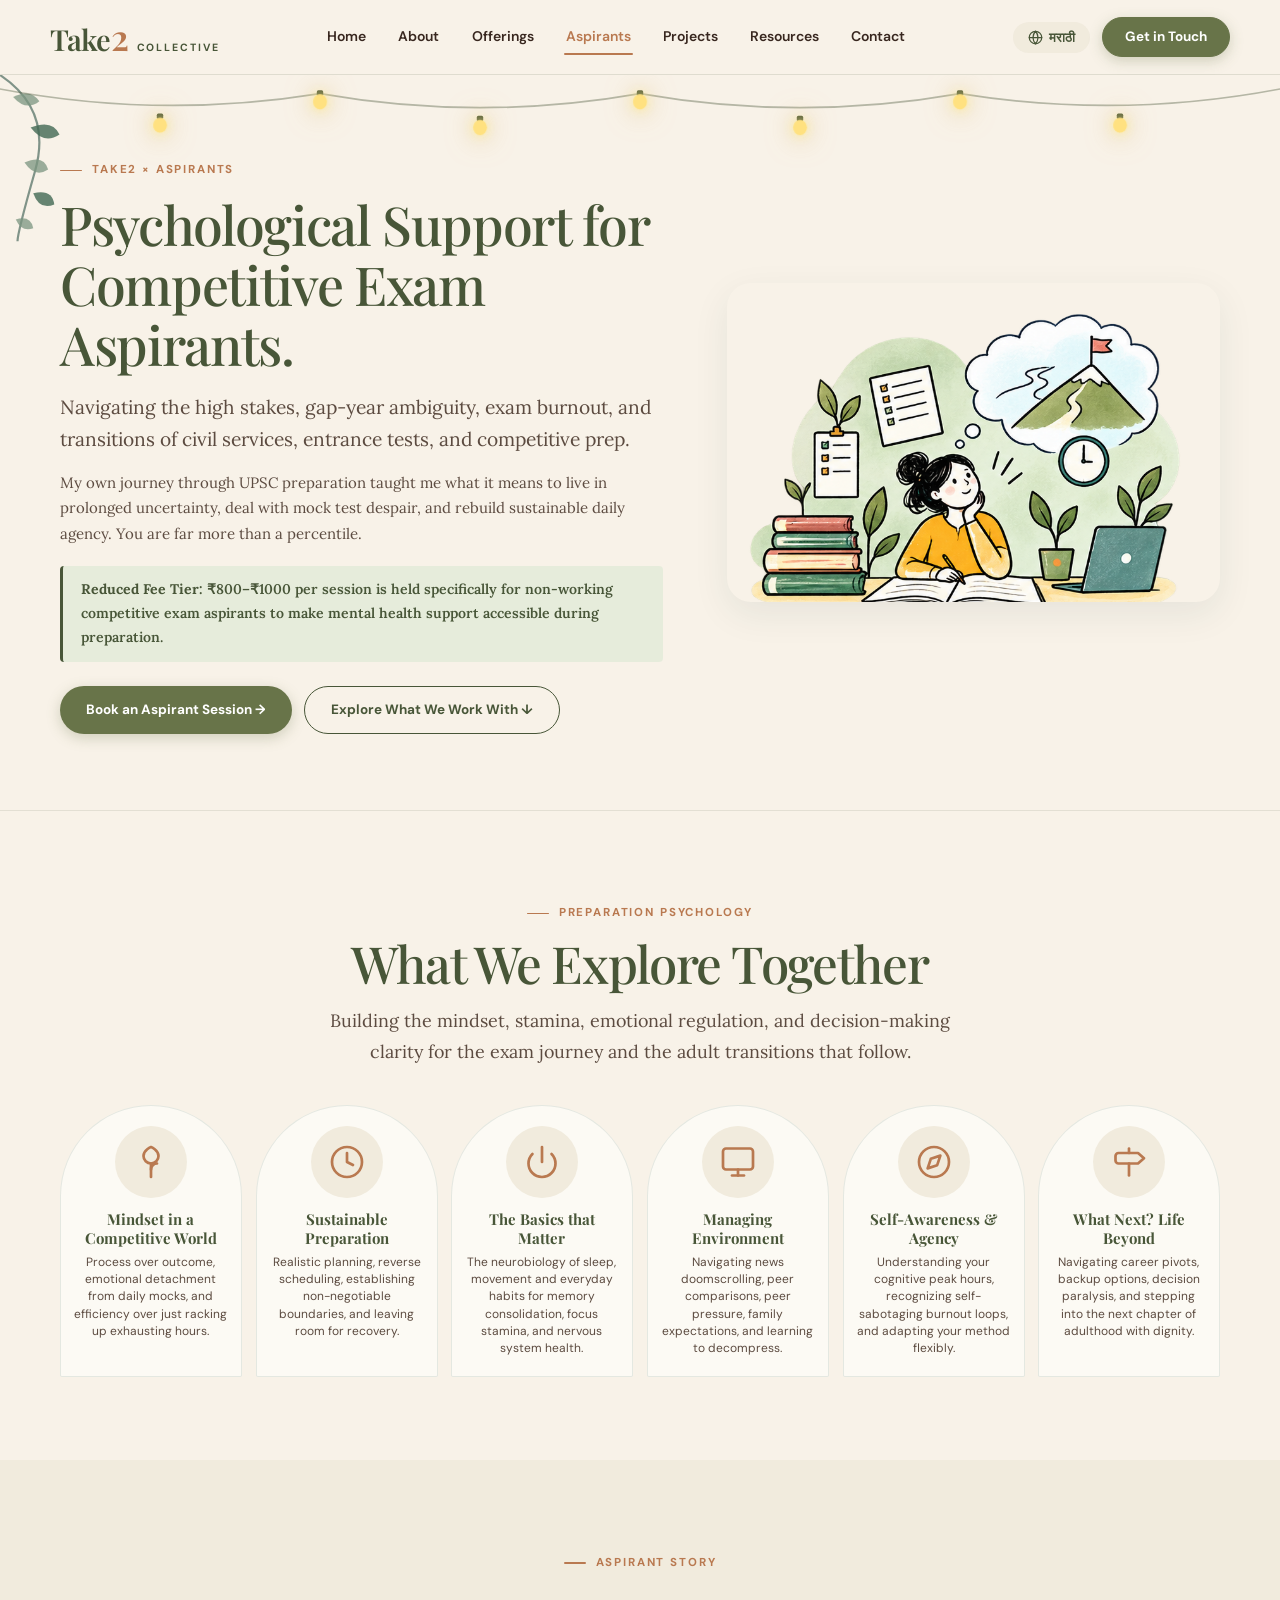
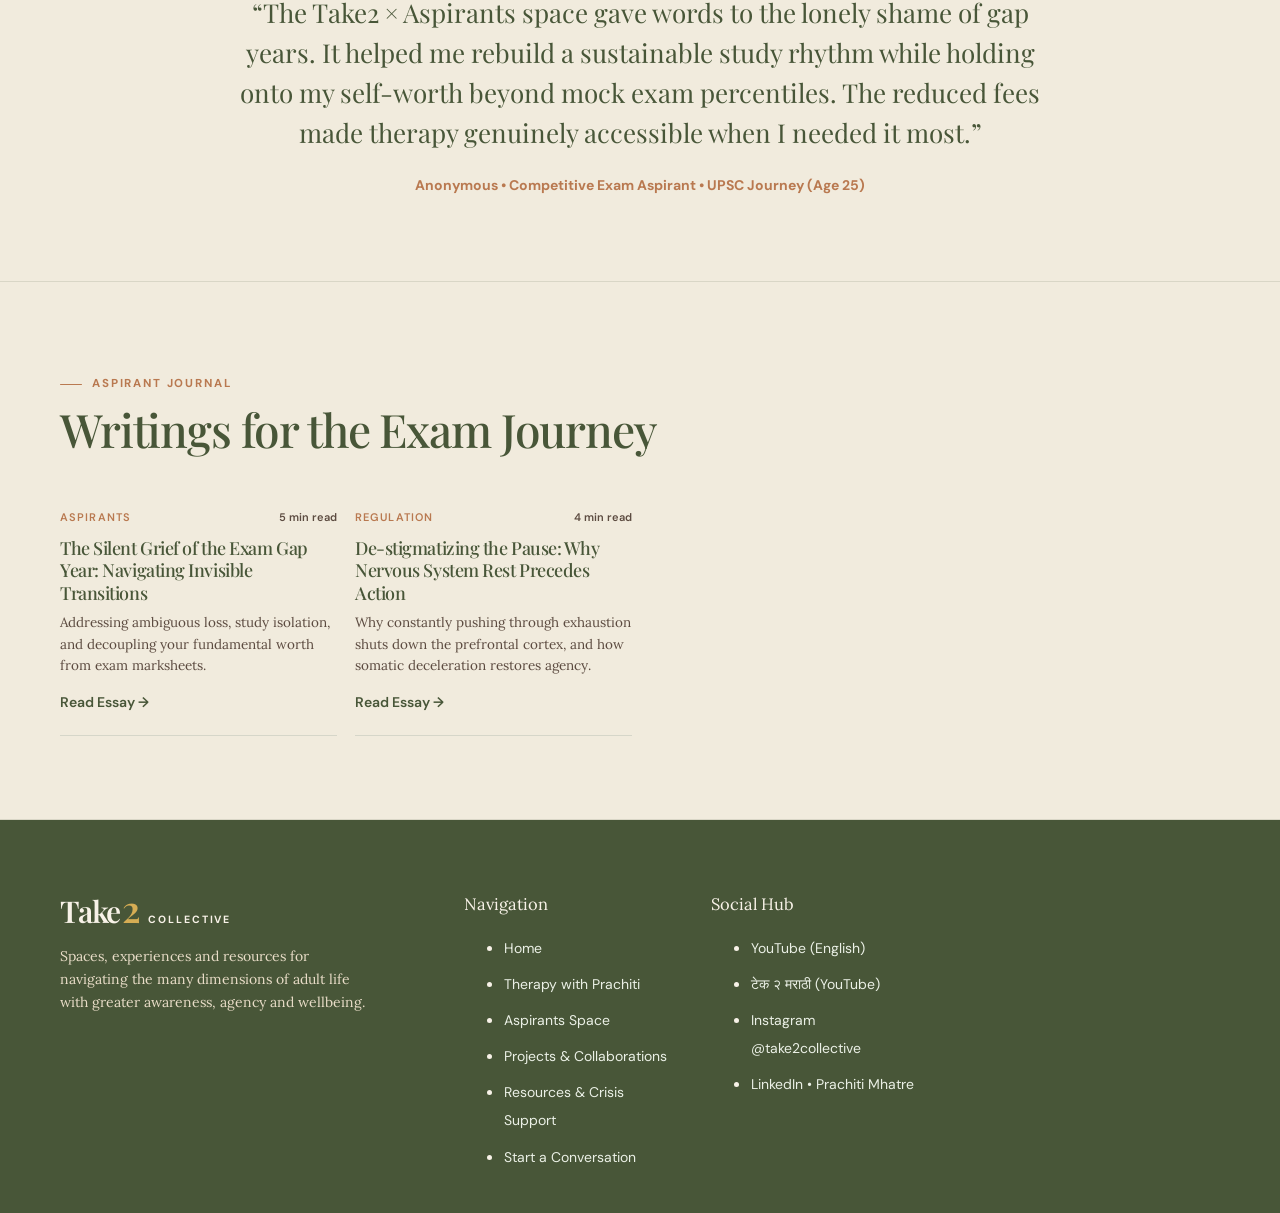
<file: aspirants.html>
<!doctype html>
<html lang="en">
<head>
  <meta charset="utf-8">
  <meta name="viewport" content="width=device-width, initial-scale=1">
  <meta name="theme-color" content="#1A463B">
  <title>Aspirants | Take2 Collective</title>
  <meta name="description" content="Dedicated psychological support, group circles and wellbeing spaces for competitive exam aspirants (UPSC, state services, entrance exams) and academic transitions.">
  <link rel="icon" type="image/svg+xml" href="data:image/svg+xml,%3Csvg xmlns='http://www.w3.org/2000/svg' viewBox='0 0 64 64'%3E%3Crect width='64' height='64' rx='17' fill='%231D443C'/%3E%3Cpath d='M13 42c8-13 16-21 25-22 8-1 13 3 13 9 0 8-9 13-21 16' fill='none' stroke='%23F8F5EB' stroke-width='6' stroke-linecap='round'/%3E%3Ccircle cx='45' cy='17' r='5' fill='%23D6A33B'/%3E%3C/svg%3E">
  <link rel="stylesheet" href="styles.css?v=3.0">
</head>
<body>
  <!-- Top Reading Progress Indicator -->
  <div class="scroll-progress-line" id="scrollProgressLine" aria-hidden="true"></div>

  <a class="skip" href="#main">Skip to content</a>

  <!-- Header -->
  <header class="site-header" id="siteHeader">
    <div class="header-inner">
      <a class="brand" href="index.html" aria-label="Take2 Collective home">
        Take<span class="brand-mark">2</span><span>Collective</span>
      </a>
      
      <nav class="desktop-nav" aria-label="Main navigation">
        <a href="index.html" data-i18n="nav.home">Home</a>
        <a href="index.html#about-founder" data-i18n="nav.about">About</a>
        <a href="therapy.html" data-i18n="nav.offerings">Offerings</a>
        <a href="aspirants.html" aria-current="page" data-i18n="nav.aspirants">Aspirants</a>
        <a href="projects.html" data-i18n="nav.projects">Projects</a>
        <a href="resources.html" data-i18n="nav.resources">Resources</a>
        <a href="connect.html" data-i18n="nav.contact">Contact</a>
      </nav>

      <div class="header-actions">
        <button type="button" class="lang-toggle-btn" aria-label="Switch language to Marathi">
          <svg width="15" height="15" viewBox="0 0 24 24" fill="none" stroke="currentColor" stroke-width="2" stroke-linecap="round" stroke-linejoin="round">
            <circle cx="12" cy="12" r="10"></circle>
            <line x1="2" y1="12" x2="22" y2="12"></line>
            <path d="M12 2a15.3 15.3 0 0 1 4 10 15.3 15.3 0 0 1-4 10 15.3 15.3 0 0 1-4-10 15.3 15.3 0 0 1 4-10z"></path>
          </svg>
          <span class="lang-label">मराठी</span>
        </button>
        <a class="nav-cta" href="connect.html" data-i18n="nav.cta">Get in Touch</a>
      </div>

      <details class="mobile-nav">
        <summary>Menu</summary>
        <nav aria-label="Mobile navigation">
          <a href="index.html" data-i18n="nav.home">Home</a>
          <a href="index.html#about-founder" data-i18n="nav.about">About</a>
          <a href="therapy.html" data-i18n="nav.offerings">Offerings</a>
          <a href="aspirants.html" aria-current="page" data-i18n="nav.aspirants">Aspirants</a>
          <a href="projects.html" data-i18n="nav.projects">Projects</a>
          <a href="resources.html" data-i18n="nav.resources">Resources</a>
          <a href="connect.html" data-i18n="nav.contact">Contact</a>
          <a class="mobile-cta-btn" href="connect.html">Get in Touch &rarr;</a>
        </nav>
      </details>
    </div>
  </header>

  <main id="main">
    <!-- Aspirants Hero -->
    <section class="page-hero" style="background: var(--sand); border-bottom: 1px solid var(--line); padding: clamp(48px, 6vw, 76px) 0; position: relative; overflow: hidden;">
      <!-- Overhead Fairy Lights Garland -->
      <svg class="fairy-lights-garland" viewBox="0 0 1200 48" preserveAspectRatio="none" aria-hidden="true">
        <defs>
          <radialGradient id="aspirantsBulbGlow" cx="50%" cy="40%" r="50%">
            <stop offset="0%" stop-color="#FFF9D2" />
            <stop offset="45%" stop-color="#FFE180" />
            <stop offset="100%" stop-color="#E29E2E" />
          </radialGradient>
        </defs>
        <path class="fairy-light-wire" d="M0,12 Q150,38 300,16 Q450,40 600,16 Q750,40 900,16 Q1050,38 1200,12" />
        <g class="fairy-bulb" transform="translate(150, 36)"><rect class="fairy-cap" x="-3" y="-3" width="6" height="5" rx="1.5"/><circle class="fairy-bulb-glass" cx="0" cy="7" r="6.5"/></g>
        <g class="fairy-bulb" transform="translate(300, 16)"><rect class="fairy-cap" x="-3" y="-3" width="6" height="5" rx="1.5"/><circle class="fairy-bulb-glass" cx="0" cy="7" r="6.5"/></g>
        <g class="fairy-bulb" transform="translate(450, 38)"><rect class="fairy-cap" x="-3" y="-3" width="6" height="5" rx="1.5"/><circle class="fairy-bulb-glass" cx="0" cy="7" r="6.5"/></g>
        <g class="fairy-bulb" transform="translate(600, 16)"><rect class="fairy-cap" x="-3" y="-3" width="6" height="5" rx="1.5"/><circle class="fairy-bulb-glass" cx="0" cy="7" r="6.5"/></g>
        <g class="fairy-bulb" transform="translate(750, 38)"><rect class="fairy-cap" x="-3" y="-3" width="6" height="5" rx="1.5"/><circle class="fairy-bulb-glass" cx="0" cy="7" r="6.5"/></g>
        <g class="fairy-bulb" transform="translate(900, 16)"><rect class="fairy-cap" x="-3" y="-3" width="6" height="5" rx="1.5"/><circle class="fairy-bulb-glass" cx="0" cy="7" r="6.5"/></g>
        <g class="fairy-bulb" transform="translate(1050, 36)"><rect class="fairy-cap" x="-3" y="-3" width="6" height="5" rx="1.5"/><circle class="fairy-bulb-glass" cx="0" cy="7" r="6.5"/></g>
      </svg>

      <!-- Corner Botanical Vines -->
      <svg class="botanical-vine-corner botanical-vine-left" viewBox="0 0 160 200" fill="none" aria-hidden="true">
        <path d="M0,0 Q60,40 40,110 T20,190" stroke="#1B453A" stroke-width="2.5" opacity="0.6"/>
        <path d="M15,25 Q35,15 45,30 Q30,42 15,25 Z" fill="#6D8B74" opacity="0.75"/>
        <path d="M35,60 Q60,50 68,68 Q50,80 35,60 Z" fill="#2E5A44" opacity="0.8"/>
        <path d="M28,100 Q50,90 55,108 Q40,118 28,100 Z" fill="#6D8B74" opacity="0.75"/>
        <path d="M38,135 Q60,130 62,148 Q45,155 38,135 Z" fill="#2E5A44" opacity="0.8"/>
        <path d="M18,165 Q35,160 38,175 Q25,180 18,165 Z" fill="#6D8B74" opacity="0.75"/>
      </svg>
      <svg class="botanical-vine-corner botanical-vine-right" viewBox="0 0 160 200" fill="none" aria-hidden="true">
        <path d="M0,0 Q60,40 40,110 T20,190" stroke="#1B453A" stroke-width="2.5" opacity="0.6"/>
        <path d="M15,25 Q35,15 45,30 Q30,42 15,25 Z" fill="#6D8B74" opacity="0.75"/>
        <path d="M35,60 Q60,50 68,68 Q50,80 35,60 Z" fill="#2E5A44" opacity="0.8"/>
        <path d="M28,100 Q50,90 55,108 Q40,118 28,100 Z" fill="#6D8B74" opacity="0.75"/>
        <path d="M38,135 Q60,130 62,148 Q45,155 38,135 Z" fill="#2E5A44" opacity="0.8"/>
        <path d="M18,165 Q35,160 38,175 Q25,180 18,165 Z" fill="#6D8B74" opacity="0.75"/>
      </svg>

      <div class="wrap" style="display: grid; grid-template-columns: 1.1fr 0.9fr; align-items: center; gap: clamp(28px, 5vw, 64px); position: relative; z-index: 2;">
        <div class="reveal-on-scroll">
          <span class="eyebrow">Take2 &times; Aspirants</span>
          <h1 style="font-size: clamp(36px, 4.2vw, 58px); margin: 14px 0 16px;">
            Psychological Support for Competitive Exam Aspirants.
          </h1>
          <p class="lead" style="margin-bottom: 14px;">
            Navigating the high stakes, gap-year ambiguity, exam burnout, and transitions of civil services, entrance tests, and competitive prep.
          </p>
          <p style="font-size: 15px; color: var(--muted); margin-bottom: 20px;">
            My own journey through UPSC preparation taught me what it means to live in prolonged uncertainty, deal with mock test despair, and rebuild sustainable daily agency. You are far more than a percentile.
          </p>

          <div style="background: rgba(223, 234, 214, 0.7); border-left: 3px solid var(--moss); padding: 12px 18px; border-radius: 4px; margin-bottom: 24px;">
            <p style="margin: 0; font-size: 14px; color: var(--moss); font-weight: 600;">
              <strong>Reduced Fee Tier:</strong> ₹800–₹1000 per session is held specifically for non-working competitive exam aspirants to make mental health support accessible during preparation.
            </p>
          </div>

          <div class="button-row">
            <a class="button button-primary" href="https://forms.gle/K35eiPrayfF6hj1S9" target="_blank" rel="noopener noreferrer">
              Book an Aspirant Session &rarr;
            </a>
            <a class="button button-outline" href="#aspirant-pillars">
              Explore What We Work With &darr;
            </a>
          </div>
        </div>

        <figure class="reveal-on-scroll reveal-slide-right" style="margin: 0; border-radius: var(--radius-soft); overflow: hidden; box-shadow: 0 12px 36px rgba(27, 69, 58, 0.08);">
          <img src="project-aspirants.png" alt="Aspirant studying in a serene, plant-filled room with warm lamp and notebook" width="1024" height="768">
        </figure>
      </div>
    </section>

    <!-- The 6 Focus Areas for Aspirants & Exam Transitions (From Brief & Mockup) -->
    <section class="section" id="aspirant-pillars">
      <div class="wrap">
        <div class="centered-heading reveal-on-scroll">
          <span class="eyebrow">Preparation Psychology</span>
          <h2>What We Explore Together</h2>
          <p>
            Building the mindset, stamina, emotional regulation, and decision-making clarity for the exam journey and the adult transitions that follow.
          </p>
        </div>

        <div class="project-boards-grid reveal-stagger">
          <!-- 01 -->
          <div class="board-arch-card reveal-on-scroll">
            <div class="board-arch-icon" aria-hidden="true">
              <svg viewBox="0 0 24 24" fill="none" stroke="currentColor" stroke-width="1.8" stroke-linecap="round" stroke-linejoin="round">
                <path d="M12 22v-9"/>
                <path d="M12 13a5 5 0 0 0 5-5c0-4-5-6-5-6s-5 2-5 6a5 5 0 0 0 5 5z"/>
                <path d="M12 17a4 4 0 0 1 4-4"/>
              </svg>
            </div>
            <h4>Mindset in a Competitive World</h4>
            <p>Process over outcome, emotional detachment from daily mocks, and efficiency over just racking up exhausting hours.</p>
          </div>

          <!-- 02 -->
          <div class="board-arch-card reveal-on-scroll">
            <div class="board-arch-icon" aria-hidden="true">
              <svg viewBox="0 0 24 24" fill="none" stroke="currentColor" stroke-width="1.8" stroke-linecap="round" stroke-linejoin="round">
                <circle cx="12" cy="12" r="10"/>
                <polyline points="12 6 12 12 16 14"/>
              </svg>
            </div>
            <h4>Sustainable Preparation</h4>
            <p>Realistic planning, reverse scheduling, establishing non-negotiable boundaries, and leaving room for recovery.</p>
          </div>

          <!-- 03 -->
          <div class="board-arch-card reveal-on-scroll">
            <div class="board-arch-icon" aria-hidden="true">
              <svg viewBox="0 0 24 24" fill="none" stroke="currentColor" stroke-width="1.8" stroke-linecap="round" stroke-linejoin="round">
                <path d="M18.36 6.64a9 9 0 1 1-12.73 0"/>
                <line x1="12" y1="2" x2="12" y2="12"/>
              </svg>
            </div>
            <h4>The Basics that Matter</h4>
            <p>The neurobiology of sleep, movement and everyday habits for memory consolidation, focus stamina, and nervous system health.</p>
          </div>

          <!-- 04 -->
          <div class="board-arch-card reveal-on-scroll">
            <div class="board-arch-icon" aria-hidden="true">
              <svg viewBox="0 0 24 24" fill="none" stroke="currentColor" stroke-width="1.8" stroke-linecap="round" stroke-linejoin="round">
                <rect width="20" height="14" x="2" y="3" rx="2"/>
                <line x1="8" y1="21" x2="16" y2="21"/>
                <line x1="12" y1="17" x2="12" y2="21"/>
              </svg>
            </div>
            <h4>Managing Environment</h4>
            <p>Navigating news doomscrolling, peer comparisons, peer pressure, family expectations, and learning to decompress.</p>
          </div>

          <!-- 05 -->
          <div class="board-arch-card reveal-on-scroll">
            <div class="board-arch-icon" aria-hidden="true">
              <svg viewBox="0 0 24 24" fill="none" stroke="currentColor" stroke-width="1.8" stroke-linecap="round" stroke-linejoin="round">
                <circle cx="12" cy="12" r="10"/>
                <polygon points="16.24 7.76 14.12 14.12 7.76 16.24 9.88 9.88 16.24 7.76"/>
              </svg>
            </div>
            <h4>Self-Awareness &amp; Agency</h4>
            <p>Understanding your cognitive peak hours, recognizing self-sabotaging burnout loops, and adapting your method flexibly.</p>
          </div>

          <!-- 06 -->
          <div class="board-arch-card reveal-on-scroll">
            <div class="board-arch-icon" aria-hidden="true">
              <svg viewBox="0 0 24 24" fill="none" stroke="currentColor" stroke-width="1.8" stroke-linecap="round" stroke-linejoin="round">
                <path d="M18 6H5a2 2 0 0 0-2 2v3a2 2 0 0 0 2 2h13l4-3.5L18 6Z"/>
                <path d="M12 13v8"/>
                <path d="M12 3v3"/>
              </svg>
            </div>
            <h4>What Next? Life Beyond</h4>
            <p>Navigating career pivots, backup options, decision paralysis, and stepping into the next chapter of adulthood with dignity.</p>
          </div>
        </div>
      </div>
    </section>

    <!-- Testimonial Highlight -->
    <section class="section" style="background: var(--sand-warm);">
      <div class="wrap" style="max-width: 820px; margin: auto; text-align: center;">
        <span class="eyebrow">Aspirant Story</span>
        <blockquote style="margin: 20px 0; font-family: var(--serif-display); font-size: clamp(20px, 2.4vw, 26px); color: var(--forest); line-height: 1.55;">
          &ldquo;The Take2 &times; Aspirants space gave words to the lonely shame of gap years. It helped me rebuild a sustainable study rhythm while holding onto my self-worth beyond mock exam percentiles. The reduced fees made therapy genuinely accessible when I needed it most.&rdquo;
        </blockquote>
        <p style="font-family: var(--sans); font-size: 14px; font-weight: 700; color: var(--terra); margin: 0;">
          Anonymous &bull; Competitive Exam Aspirant &bull; UPSC Journey (Age 25)
        </p>
      </div>
    </section>

    <!-- Curated Aspirant Reads -->
    <section class="section journal-section">
      <div class="wrap">
        <div class="section-head reveal-on-scroll">
          <div>
            <span class="eyebrow">Aspirant Journal</span>
            <h2>Writings for the Exam Journey</h2>
          </div>
        </div>

        <div class="articles-grid reveal-stagger">
          <article class="article-card reveal-on-scroll">
            <div class="article-meta">
              <span class="article-category">Aspirants</span>
              <span>5 min read</span>
            </div>
            <h3>The Silent Grief of the Exam Gap Year: Navigating Invisible Transitions</h3>
            <p>Addressing ambiguous loss, study isolation, and decoupling your fundamental worth from exam marksheets.</p>
            <button type="button" class="article-read-btn" data-open-article="aspirants-silent-grief">Read Essay &rarr;</button>
          </article>

          <article class="article-card reveal-on-scroll">
            <div class="article-meta">
              <span class="article-category">Regulation</span>
              <span>4 min read</span>
            </div>
            <h3>De-stigmatizing the Pause: Why Nervous System Rest Precedes Action</h3>
            <p>Why constantly pushing through exhaustion shuts down the prefrontal cortex, and how somatic deceleration restores agency.</p>
            <button type="button" class="article-read-btn" data-open-article="pause-regulation">Read Essay &rarr;</button>
          </article>
        </div>
      </div>
    </section>
  </main>

  <!-- Footer -->
  <footer class="site-footer">
    <div class="wrap footer-grid">
      <div class="footer-brand-col">
        <a class="brand" href="index.html" style="color: var(--sand);">
          Take<span class="brand-mark" style="color: var(--amber);">2</span><span>Collective</span>
        </a>
        <p style="margin-top: 14px; font-size: 14px; color: #E8DCC7; line-height: 1.65; max-width: 320px;">
          Spaces, experiences and resources for navigating the many dimensions of adult life with greater awareness, agency and wellbeing.
        </p>
      </div>

      <div class="footer-links-col">
        <span class="footer-col-title">Navigation</span>
        <ul class="footer-links">
          <li><a href="index.html">Home</a></li>
          <li><a href="therapy.html">Therapy with Prachiti</a></li>
          <li><a href="aspirants.html">Aspirants Space</a></li>
          <li><a href="projects.html">Projects &amp; Collaborations</a></li>
          <li><a href="resources.html">Resources &amp; Crisis Support</a></li>
          <li><a href="connect.html">Start a Conversation</a></li>
        </ul>
      </div>

      <div class="footer-links-col">
        <span class="footer-col-title">Social Hub</span>
        <ul class="footer-links">
          <li><a href="https://youtube.com" target="_blank" rel="noopener noreferrer">YouTube (English)</a></li>
          <li><a href="https://youtube.com" target="_blank" rel="noopener noreferrer">टेक २ मराठी (YouTube)</a></li>
          <li><a href="https://instagram.com" target="_blank" rel="noopener noreferrer">Instagram @take2collective</a></li>
          <li><a href="https://www.linkedin.com/in/prachitimhatre1503" target="_blank" rel="noopener noreferrer">LinkedIn &bull; Prachiti Mhatre</a></li>
        </ul>
      </div>
    </div>
  </footer>

  <!-- Article Modal Reader -->
  <div class="take2-modal" id="articleModal" role="dialog" aria-modal="true" aria-hidden="true" aria-labelledby="modalArticleTitle">
    <div class="modal-backdrop"></div>
    <div class="modal-panel">
      <button type="button" class="modal-close-btn" id="closeModalBtn" aria-label="Close article">&times;</button>
      <div class="article-modal-header">
        <div class="article-meta">
          <span class="article-category" id="modalArticleCategory">Category</span>
          <span id="modalArticleTime">Read Time</span>
        </div>
        <h2 id="modalArticleTitle">Article Title</h2>
      </div>
      <div class="article-modal-body" id="modalArticleBody"></div>
    </div>
  </div>

  <script src="script.js?v=3.0"></script>
</body>
</html>
</file>
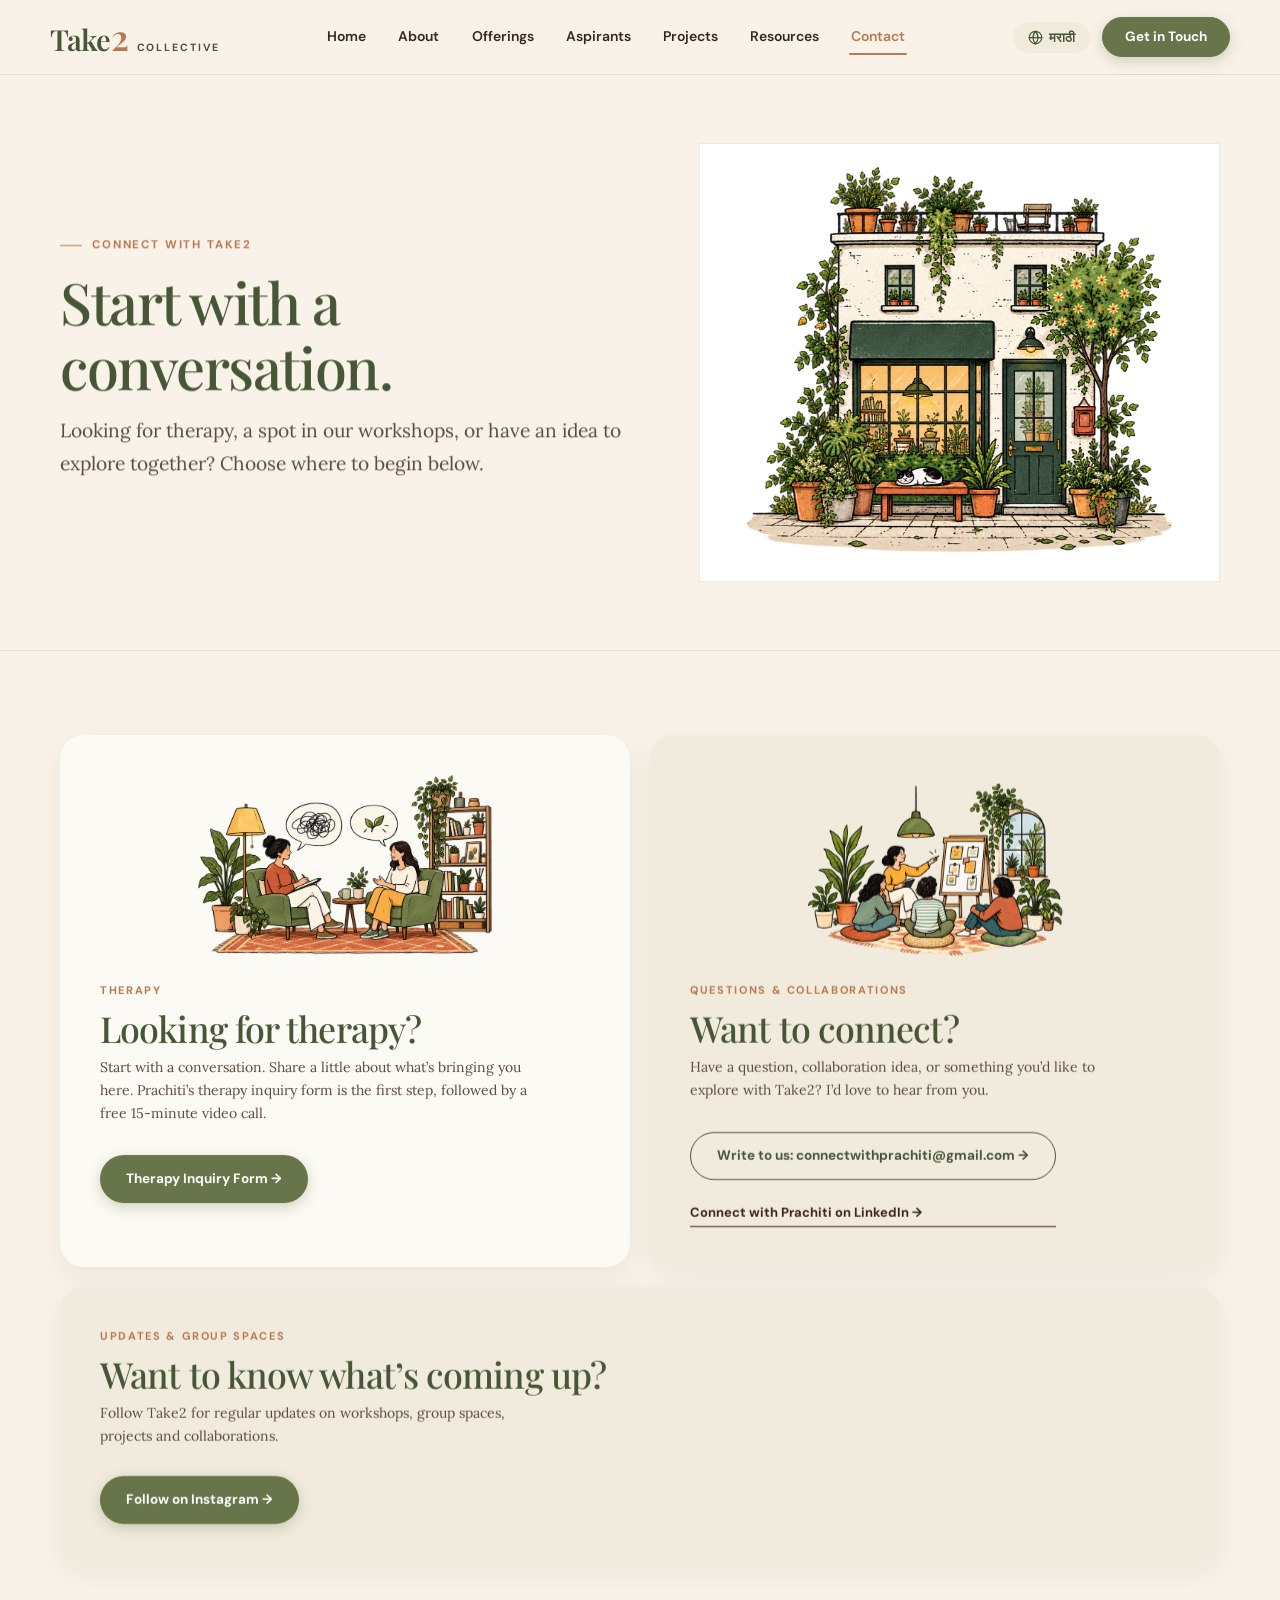
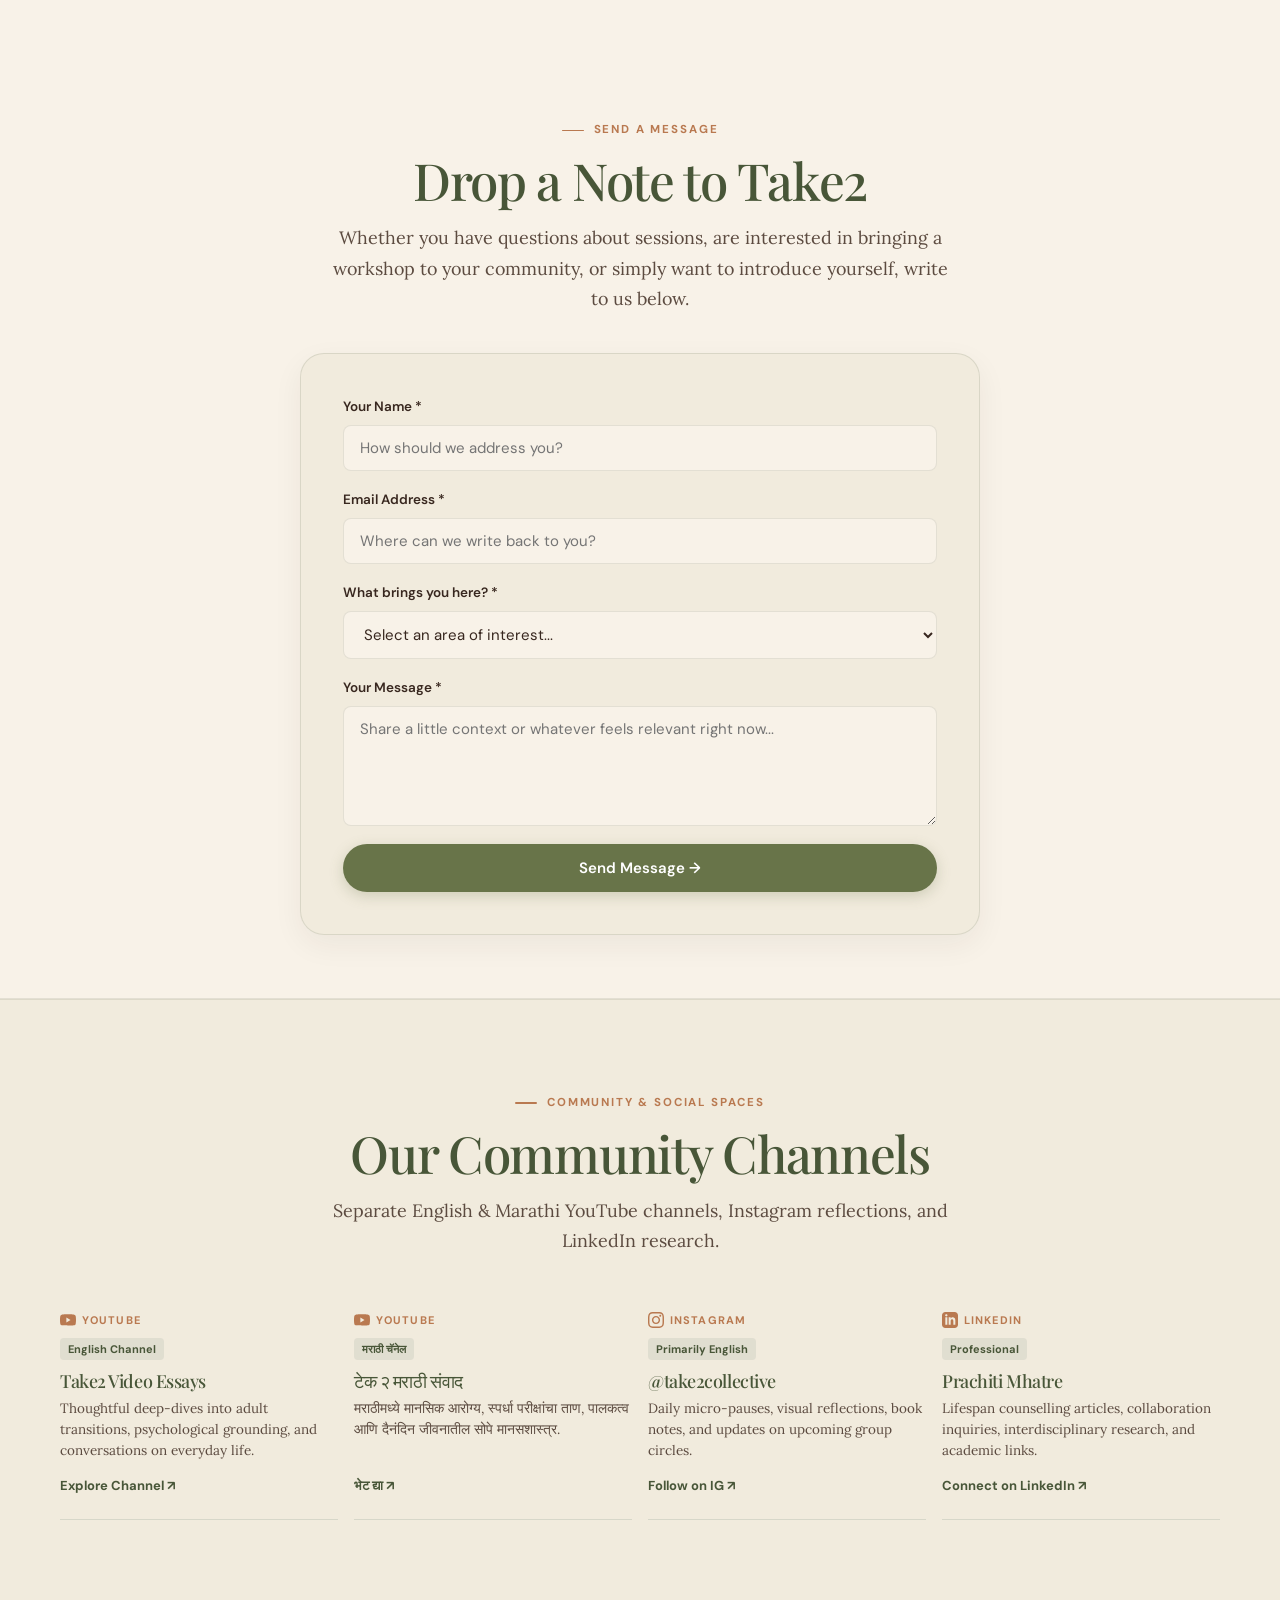
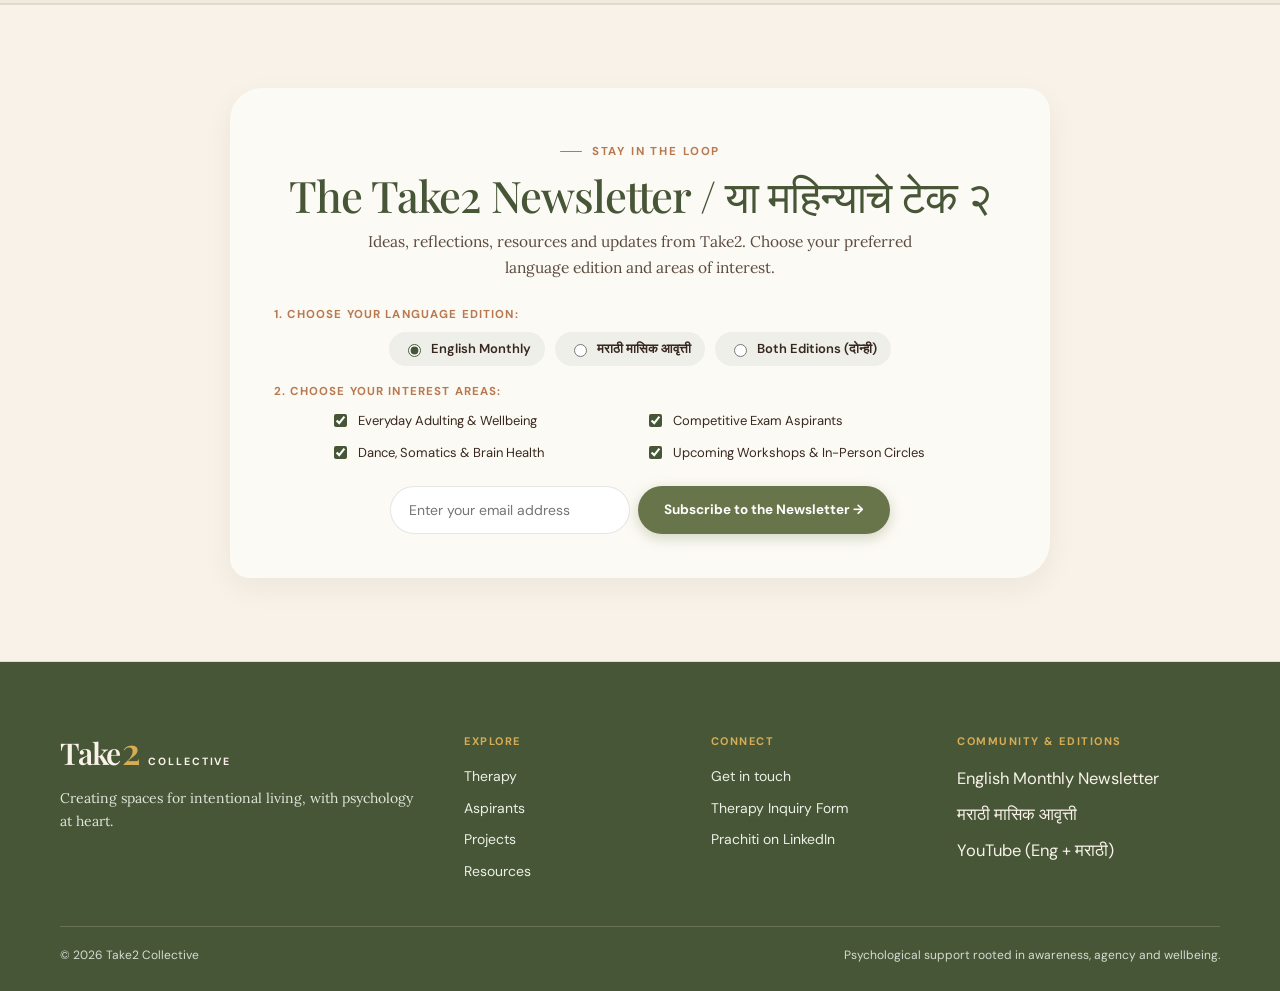
<file: connect.html>
<!doctype html>
<html lang="en">
<head>
  <meta charset="utf-8">
  <meta name="viewport" content="width=device-width, initial-scale=1">
  <meta name="theme-color" content="#1A463B">
  <title>Connect | Take2 Collective</title>
  <meta name="description" content="Begin a therapy inquiry, propose a collaboration, subscribe to newsletters, or connect with Prachiti and Take2 Collective.">
  <link rel="icon" type="image/svg+xml" href="data:image/svg+xml,%3Csvg xmlns='http://www.w3.org/2000/svg' viewBox='0 0 64 64'%3E%3Crect width='64' height='64' rx='17' fill='%23606C38'/%3E%3Cpath d='M13 42c8-13 16-21 25-22 8-1 13 3 13 9 0 8-9 13-21 16' fill='none' stroke='%23E8DCC7' stroke-width='6' stroke-linecap='round'/%3E%3Ccircle cx='45' cy='17' r='5' fill='%23C66B3D'/%3E%3C/svg%3E">
  <link rel="stylesheet" href="styles.css?v=3.0">
</head>
<body>
  <!-- Top Reading / Flow Progress Indicator -->
  <div class="scroll-progress-line" id="scrollProgressLine" aria-hidden="true"></div>

  <a class="skip" href="#main">Skip to content</a>

  <!-- Header -->
  <header class="site-header" id="siteHeader">
    <div class="header-inner">
      <a class="brand" href="index.html" aria-label="Take2 Collective home">
        Take<span class="brand-mark">2</span><span>Collective</span>
      </a>
      
      <nav class="desktop-nav" aria-label="Main navigation">
        <a href="index.html" data-i18n="nav.home">Home</a>
        <a href="index.html#about-founder" data-i18n="nav.about">About</a>
        <a href="therapy.html" data-i18n="nav.offerings">Offerings</a>
        <a href="aspirants.html" data-i18n="nav.aspirants">Aspirants</a>
        <a href="projects.html" data-i18n="nav.projects">Projects</a>
        <a href="resources.html" data-i18n="nav.resources">Resources</a>
        <a href="connect.html" aria-current="page" data-i18n="nav.contact">Contact</a>
      </nav>

      <div class="header-actions">
        <button type="button" class="lang-toggle-btn" aria-label="Switch language to Marathi">
          <svg width="15" height="15" viewBox="0 0 24 24" fill="none" stroke="currentColor" stroke-width="2" stroke-linecap="round" stroke-linejoin="round">
            <circle cx="12" cy="12" r="10"></circle>
            <line x1="2" y1="12" x2="22" y2="12"></line>
            <path d="M12 2a15.3 15.3 0 0 1 4 10 15.3 15.3 0 0 1-4 10 15.3 15.3 0 0 1-4-10 15.3 15.3 0 0 1 4-10z"></path>
          </svg>
          <span class="lang-label">मराठी</span>
        </button>
        <a class="nav-cta" href="connect.html" data-i18n="nav.cta">Get in Touch</a>
      </div>

      <details class="mobile-nav">
        <summary>Menu</summary>
        <nav aria-label="Mobile navigation">
          <a href="index.html" data-i18n="nav.home">Home</a>
          <a href="index.html#about-founder" data-i18n="nav.about">About</a>
          <a href="therapy.html" data-i18n="nav.offerings">Offerings</a>
          <a href="aspirants.html" data-i18n="nav.aspirants">Aspirants</a>
          <a href="projects.html" data-i18n="nav.projects">Projects</a>
          <a href="resources.html" data-i18n="nav.resources">Resources</a>
          <a href="connect.html" aria-current="page" data-i18n="nav.contact">Contact</a>
          <a class="mobile-cta-btn" href="connect.html">Get in Touch &rarr;</a>
        </nav>
      </details>
    </div>
  </header>

  <main id="main">
    <!-- Hero Section -->
    <section class="page-hero connect-hero" style="background: var(--sand); border-bottom: 1px solid var(--line); padding: clamp(44px, 5.5vw, 68px) 0;">
      <div class="wrap connect-hero-grid" style="display: grid; grid-template-columns: 1.05fr 0.95fr; align-items: center; gap: clamp(28px, 5vw, 64px);">
        <div class="reveal-on-scroll">
          <span class="eyebrow">Connect with Take2</span>
          <h1 style="font-size: clamp(38px, 4.5vw, 62px); margin: 14px 0 16px;">Start with a conversation.</h1>
          <p class="lead">
            Looking for therapy, a spot in our workshops, or have an idea to explore together? Choose where to begin below.
          </p>
        </div>
        <figure class="reveal-on-scroll reveal-slide-right" style="margin: 0; background: #FFFFFF; border: 1px solid var(--line); border-radius: var(--radius-lg); padding: 16px; box-shadow: var(--shadow-cozy);">
          <img src="take2-house.png" alt="Illustrated Take2 space, surrounded by plants and warm light" width="1374" height="1145">
        </figure>
      </div>
    </section>

    <!-- Main Contact Options from Notion -->
    <section class="section">
      <div class="wrap contact-grid reveal-stagger">
        <!-- Looking for therapy? -->
        <article class="contact-card reveal-on-scroll">
          <img class="contact-art" src="therapy-illustration.png" alt="Two people in a therapy conversation" width="1581" height="995" loading="lazy">
          <span class="small-label">Therapy</span>
          <h2>Looking for therapy?</h2>
          <p>
            Start with a conversation. Share a little about what’s bringing you here. Prachiti’s therapy inquiry form is the first step, followed by a free 15-minute video call.
          </p>
          <a class="button button-primary" href="https://forms.gle/K35eiPrayfF6hj1S9" target="_blank" rel="noopener noreferrer" style="margin-top: 16px;">
            Therapy Inquiry Form →
          </a>
        </article>

        <!-- Want to connect? -->
        <article class="contact-card">
          <img class="contact-art" src="offer-workshops.png" alt="People sharing ideas in a group workshop" width="1536" height="1024" loading="lazy">
          <span class="small-label">Questions &amp; Collaborations</span>
          <h2>Want to connect?</h2>
          <p>
            Have a question, collaboration idea, or something you’d like to explore with Take2? I’d love to hear from you.
          </p>
          <div style="margin-top: 16px; display: flex; flex-direction: column; gap: 8px;">
            <a class="button button-outline" href="mailto:connectwithprachiti@gmail.com">
              Write to us: connectwithprachiti@gmail.com &rarr;
            </a>
            <a class="text-link" href="https://www.linkedin.com/in/prachitimhatre1503" target="_blank" rel="noopener noreferrer">
              Connect with Prachiti on LinkedIn →
            </a>
          </div>
        </article>

        <!-- Follow on Instagram -->
        <article class="contact-card wide" style="background: var(--bg-secondary);">
          <span class="small-label">Updates &amp; Group Spaces</span>
          <h2>Want to know what’s coming up?</h2>
          <p>
            Follow Take2 for regular updates on workshops, group spaces, projects and collaborations.
          </p>
          <a class="button button-primary" href="https://instagram.com" target="_blank" rel="noopener noreferrer" style="margin-top: 14px;">
            Follow on Instagram &rarr;
          </a>
        </article>
      </div>
    </section>

    <!-- Direct Inquiry / Message Form -->
    <section class="contact-form-section" id="message-form">
      <div class="wrap">
        <div class="centered-heading reveal-on-scroll">
          <span class="eyebrow">Send a Message</span>
          <h2>Drop a Note to Take2</h2>
          <p>
            Whether you have questions about sessions, are interested in bringing a workshop to your community, or simply want to introduce yourself, write to us below.
          </p>
        </div>

        <div class="contact-form-card reveal-on-scroll">
          <form class="take2-contact-form" id="take2ContactForm" novalidate>
            <div class="form-group">
              <label for="contactName">Your Name *</label>
              <input type="text" id="contactName" name="name" placeholder="How should we address you?" required aria-required="true">
            </div>

            <div class="form-group">
              <label for="contactEmail">Email Address *</label>
              <input type="email" id="contactEmail" name="email" placeholder="Where can we write back to you?" required aria-required="true">
            </div>

            <div class="form-group">
              <label for="contactTopic">What brings you here? *</label>
              <select id="contactTopic" name="topic" required aria-required="true">
                <option value="" disabled selected>Select an area of interest...</option>
                <option value="therapy">Individual Counselling &amp; Therapy</option>
                <option value="aspirants">Take2 &times; Aspirants (Exam Prep &amp; Transitions)</option>
                <option value="dance">Bharatanatyam for Mental Health</option>
                <option value="boards">Beyond the Boards (Schools &amp; Parents)</option>
                <option value="brain">Brain Health &times; Mental Health</option>
                <option value="collaboration">General Collaboration / Inquiries</option>
              </select>
            </div>

            <div class="form-group">
              <label for="contactMessage">Your Message *</label>
              <textarea id="contactMessage" name="message" placeholder="Share a little context or whatever feels relevant right now..." required aria-required="true"></textarea>
            </div>

            <button type="submit" class="contact-submit-btn">
              Send Message &rarr;
            </button>

            <div class="contact-form-feedback" id="contactFormFeedback" role="status" aria-live="polite"></div>
          </form>
        </div>
      </div>
    </section>

    <!-- Social Media Community Hub -->
    <section class="section social-hub-section" style="background: var(--bg-secondary); border-block: 1px solid var(--line);">
      <div class="wrap">
        <div class="centered-heading">
          <span class="eyebrow">Community &amp; Social Spaces</span>
          <h2>Our Community Channels</h2>
          <p>
            Separate English &amp; Marathi YouTube channels, Instagram reflections, and LinkedIn research.
          </p>
        </div>

        <div class="social-cards-grid">
          <!-- YouTube English -->
          <a class="social-card" href="https://youtube.com" target="_blank" rel="noopener noreferrer">
            <span class="social-platform-badge">
              <svg width="16" height="16" viewBox="0 0 24 24" fill="currentColor"><path d="M23.498 6.186a3.016 3.016 0 0 0-2.122-2.136C19.505 3.545 12 3.545 12 3.545s-7.505 0-9.377.505A3.017 3.017 0 0 0 .502 6.186C0 8.07 0 12 0 12s0 3.93.502 5.814a3.016 3.016 0 0 0 2.122 2.136c1.871.505 9.376.505 9.376.505s7.505 0 9.377-.505a3.015 3.015 0 0 0 2.122-2.136C24 15.93 24 12 24 12s0-3.93-.502-5.814zM9.545 15.568V8.432L15.818 12l-6.273 3.568z"/></svg>
              YouTube
            </span>
            <span class="social-lang-tag">English Channel</span>
            <h3>Take2 Video Essays</h3>
            <p>Thoughtful deep-dives into adult transitions, psychological grounding, and conversations on everyday life.</p>
            <span class="social-card-arrow">Explore Channel ↗</span>
          </a>

          <!-- YouTube Marathi -->
          <a class="social-card" href="https://youtube.com" target="_blank" rel="noopener noreferrer">
            <span class="social-platform-badge">
              <svg width="16" height="16" viewBox="0 0 24 24" fill="currentColor"><path d="M23.498 6.186a3.016 3.016 0 0 0-2.122-2.136C19.505 3.545 12 3.545 12 3.545s-7.505 0-9.377.505A3.017 3.017 0 0 0 .502 6.186C0 8.07 0 12 0 12s0 3.93.502 5.814a3.016 3.016 0 0 0 2.122 2.136c1.871.505 9.376.505 9.376.505s7.505 0 9.377-.505a3.015 3.015 0 0 0 2.122-2.136C24 15.93 24 12 24 12s0-3.93-.502-5.814zM9.545 15.568V8.432L15.818 12l-6.273 3.568z"/></svg>
              YouTube
            </span>
            <span class="social-lang-tag">मराठी चॅनेल</span>
            <h3>टेक २ मराठी संवाद</h3>
            <p>मराठीमध्ये मानसिक आरोग्य, स्पर्धा परीक्षांचा ताण, पालकत्व आणि दैनंदिन जीवनातील सोपे मानसशास्त्र.</p>
            <span class="social-card-arrow">भेट द्या ↗</span>
          </a>

          <!-- Instagram -->
          <a class="social-card" href="https://instagram.com" target="_blank" rel="noopener noreferrer">
            <span class="social-platform-badge">
              <svg width="16" height="16" viewBox="0 0 24 24" fill="currentColor"><path d="M12 2.163c3.204 0 3.584.012 4.85.07 3.252.148 4.771 1.691 4.919 4.919.058 1.265.069 1.645.069 4.849 0 3.205-.012 3.584-.069 4.849-.149 3.225-1.664 4.771-4.919 4.919-1.266.058-1.644.07-4.85.07-3.204 0-3.584-.012-4.849-.07-3.26-.149-4.771-1.699-4.919-4.92-.058-1.265-.07-1.644-.07-4.849 0-3.204.013-3.583.07-4.849.149-3.227 1.664-4.771 4.919-4.919 1.266-.057 1.645-.069 4.849-.069zm0-2.163c-3.259 0-3.667.014-4.947.072-4.358.2-6.78 2.618-6.98 6.98-.059 1.281-.073 1.689-.073 4.948 0 3.259.014 3.668.072 4.948.2 4.358 2.618 6.78 6.98 6.98 1.281.058 1.689.072 4.948.072 3.259 0 3.668-.014 4.948-.072 4.354-.2 6.782-2.618 6.979-6.98.059-1.28.073-1.689.073-4.948 0-3.259-.014-3.667-.072-4.947-.196-4.354-2.617-6.78-6.979-6.98-1.281-.059-1.69-.073-4.949-.073zm0 5.838c-3.403 0-6.162 2.759-6.162 6.162s2.759 6.163 6.162 6.163 6.162-2.759 6.162-6.163c0-3.403-2.759-6.162-6.162-6.162zm0 10.162c-2.209 0-4-1.79-4-4 0-2.209 1.791-4 4-4s4 1.791 4 4c0 2.21-1.791 4-4 4zm6.406-11.845c-.796 0-1.441.645-1.441 1.44s.645 1.44 1.441 1.44c.795 0 1.439-.645 1.439-1.44s-.644-1.44-1.439-1.44z"/></svg>
              Instagram
            </span>
            <span class="social-lang-tag">Primarily English</span>
            <h3>@take2collective</h3>
            <p>Daily micro-pauses, visual reflections, book notes, and updates on upcoming group circles.</p>
            <span class="social-card-arrow">Follow on IG ↗</span>
          </a>

          <!-- LinkedIn -->
          <a class="social-card" href="https://www.linkedin.com/in/prachitimhatre1503" target="_blank" rel="noopener noreferrer">
            <span class="social-platform-badge">
              <svg width="16" height="16" viewBox="0 0 24 24" fill="currentColor"><path d="M19 0h-14c-2.761 0-5 2.239-5 5v14c0 2.761 2.239 5 5 5h14c2.762 0 5-2.239 5-5v-14c0-2.761-2.238-5-5-5zm-11 19h-3v-11h3v11zm-1.5-12.268c-.966 0-1.75-.79-1.75-1.764s.784-1.764 1.75-1.764 1.75.79 1.75 1.764-.783 1.764-1.75 1.764zm13.5 12.268h-3v-5.604c0-3.368-4-3.113-4 0v5.604h-3v-11h3v1.765c1.396-2.586 7-2.777 7 2.476v6.759z"/></svg>
              LinkedIn
            </span>
            <span class="social-lang-tag">Professional</span>
            <h3>Prachiti Mhatre</h3>
            <p>Lifespan counselling articles, collaboration inquiries, interdisciplinary research, and academic links.</p>
            <span class="social-card-arrow">Connect on LinkedIn ↗</span>
          </a>
        </div>
      </div>
    </section>

    <!-- Stay in the loop: Newsletter Signup -->
    <section class="section newsletter-section" style="background: var(--sand);">
      <div class="wrap">
        <div class="newsletter-card">
          <span class="eyebrow">Stay in the Loop</span>
          <h2>The Take2 Newsletter / या महिन्याचे टेक २</h2>
          <p class="lead">
            Ideas, reflections, resources and updates from Take2. Choose your preferred language edition and areas of interest.
          </p>

          <form class="take2-newsletter-form" method="POST">
            <div class="newsletter-options-group">
              <span class="options-title">1. Choose your language edition:</span>
              <div class="edition-radio-row">
                <label class="radio-pill">
                  <input type="radio" name="newsletter_edition" value="en" checked>
                  <span>English Monthly</span>
                </label>
                <label class="radio-pill">
                  <input type="radio" name="newsletter_edition" value="mr">
                  <span>मराठी मासिक आवृत्ती</span>
                </label>
                <label class="radio-pill">
                  <input type="radio" name="newsletter_edition" value="both">
                  <span>Both Editions (दोन्ही)</span>
                </label>
              </div>

              <span class="options-title">2. Choose your interest areas:</span>
              <div class="segments-checkbox-grid">
                <label class="checkbox-item">
                  <input type="checkbox" name="segment_adulting" checked>
                  <span>Everyday Adulting &amp; Wellbeing</span>
                </label>
                <label class="checkbox-item">
                  <input type="checkbox" name="segment_aspirants" checked>
                  <span>Competitive Exam Aspirants</span>
                </label>
                <label class="checkbox-item">
                  <input type="checkbox" name="segment_movement" checked>
                  <span>Dance, Somatics &amp; Brain Health</span>
                </label>
                <label class="checkbox-item">
                  <input type="checkbox" name="segment_workshops" checked>
                  <span>Upcoming Workshops &amp; In-Person Circles</span>
                </label>
              </div>
            </div>

            <div class="newsletter-input-row">
              <input type="email" class="newsletter-input" placeholder="Enter your email address" required aria-label="Email address for Take2 newsletter">
              <button type="submit" class="button button-primary">Subscribe to the Newsletter →</button>
            </div>
            <div class="form-feedback" role="status"></div>
          </form>
        </div>
      </div>
    </section>
  </main>

  <!-- Footer -->
  <footer class="site-footer">
    <div class="wrap">
      <div class="footer-grid">
        <div>
          <a class="brand" href="index.html">Take<span class="brand-mark">2</span><span>Collective</span></a>
          <p>Creating spaces for intentional living, with psychology at heart.</p>
        </div>

        <div class="footer-links">
          <strong>Explore</strong>
          <a href="therapy.html">Therapy</a>
          <a href="aspirants.html">Aspirants</a>
          <a href="projects.html">Projects</a>
          <a href="resources.html">Resources</a>
        </div>

        <div class="footer-links">
          <strong>Connect</strong>
          <a href="connect.html">Get in touch</a>
          <a href="https://forms.gle/K35eiPrayfF6hj1S9" target="_blank" rel="noopener noreferrer">Therapy Inquiry Form</a>
          <a href="https://www.linkedin.com/in/prachitimhatre1503" target="_blank" rel="noopener noreferrer">Prachiti on LinkedIn</a>
        </div>

        <div class="footer-links">
          <strong>Community &amp; Editions</strong>
          <span>English Monthly Newsletter</span>
          <span>मराठी मासिक आवृत्ती</span>
          <span>YouTube (Eng + मराठी)</span>
        </div>
      </div>

      <div class="footer-bottom">
        <span>© 2026 Take2 Collective</span>
        <span>Psychological support rooted in awareness, agency and wellbeing.</span>
      </div>
    </div>
  </footer>

  <script src="script.js?v=3.0"></script>
</body>
</html>
</file>
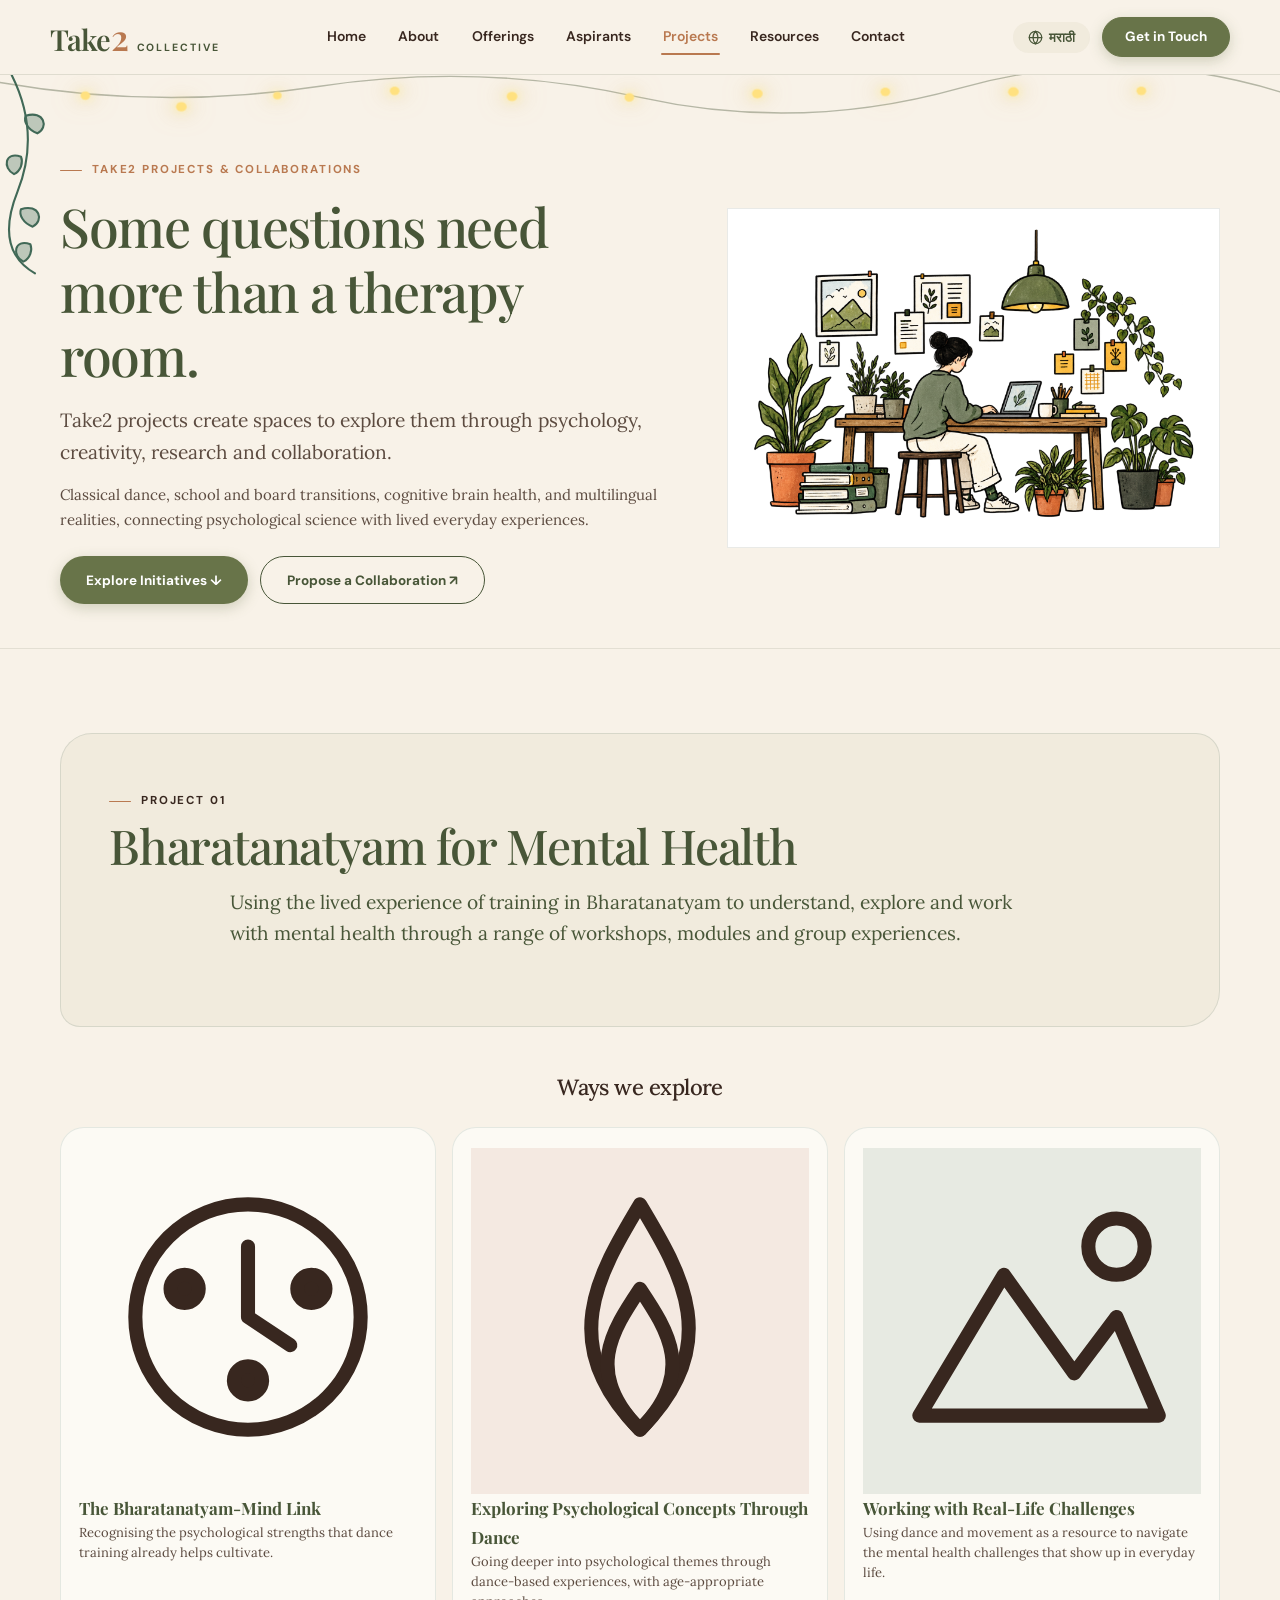
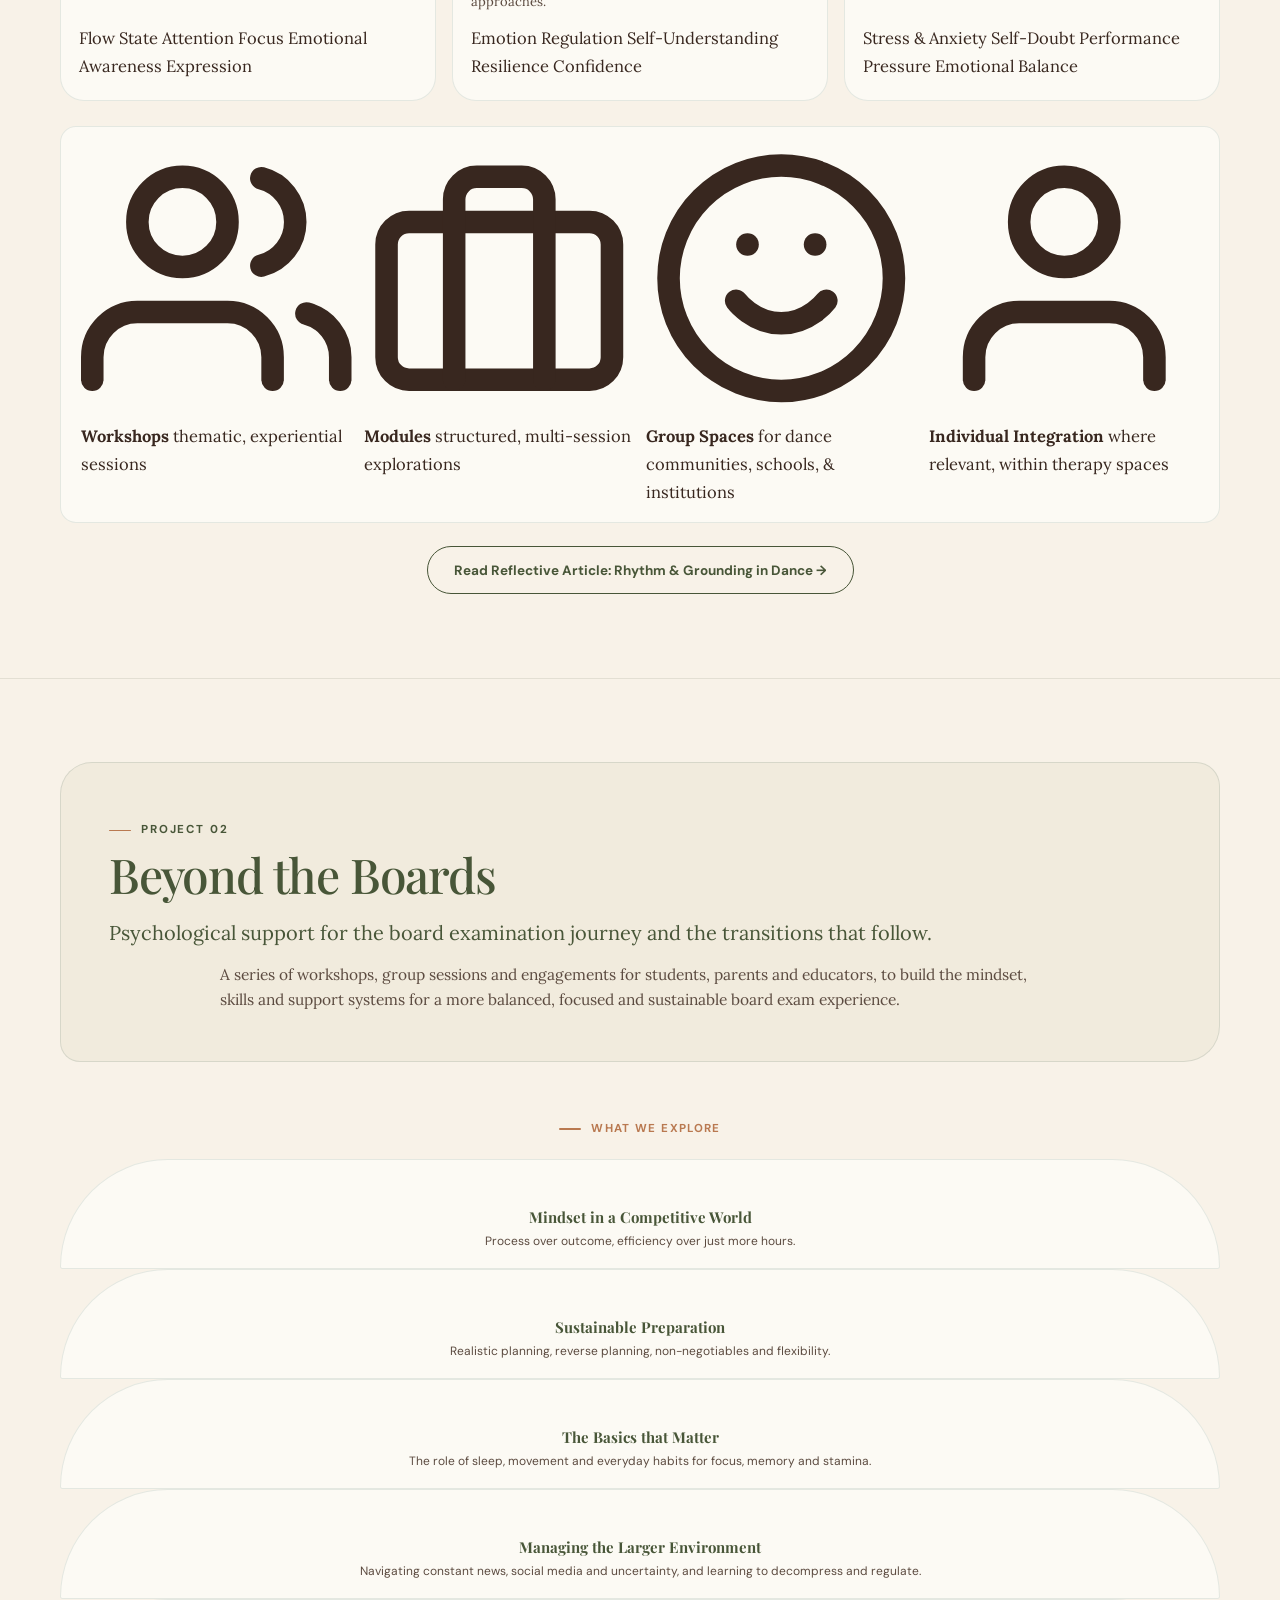
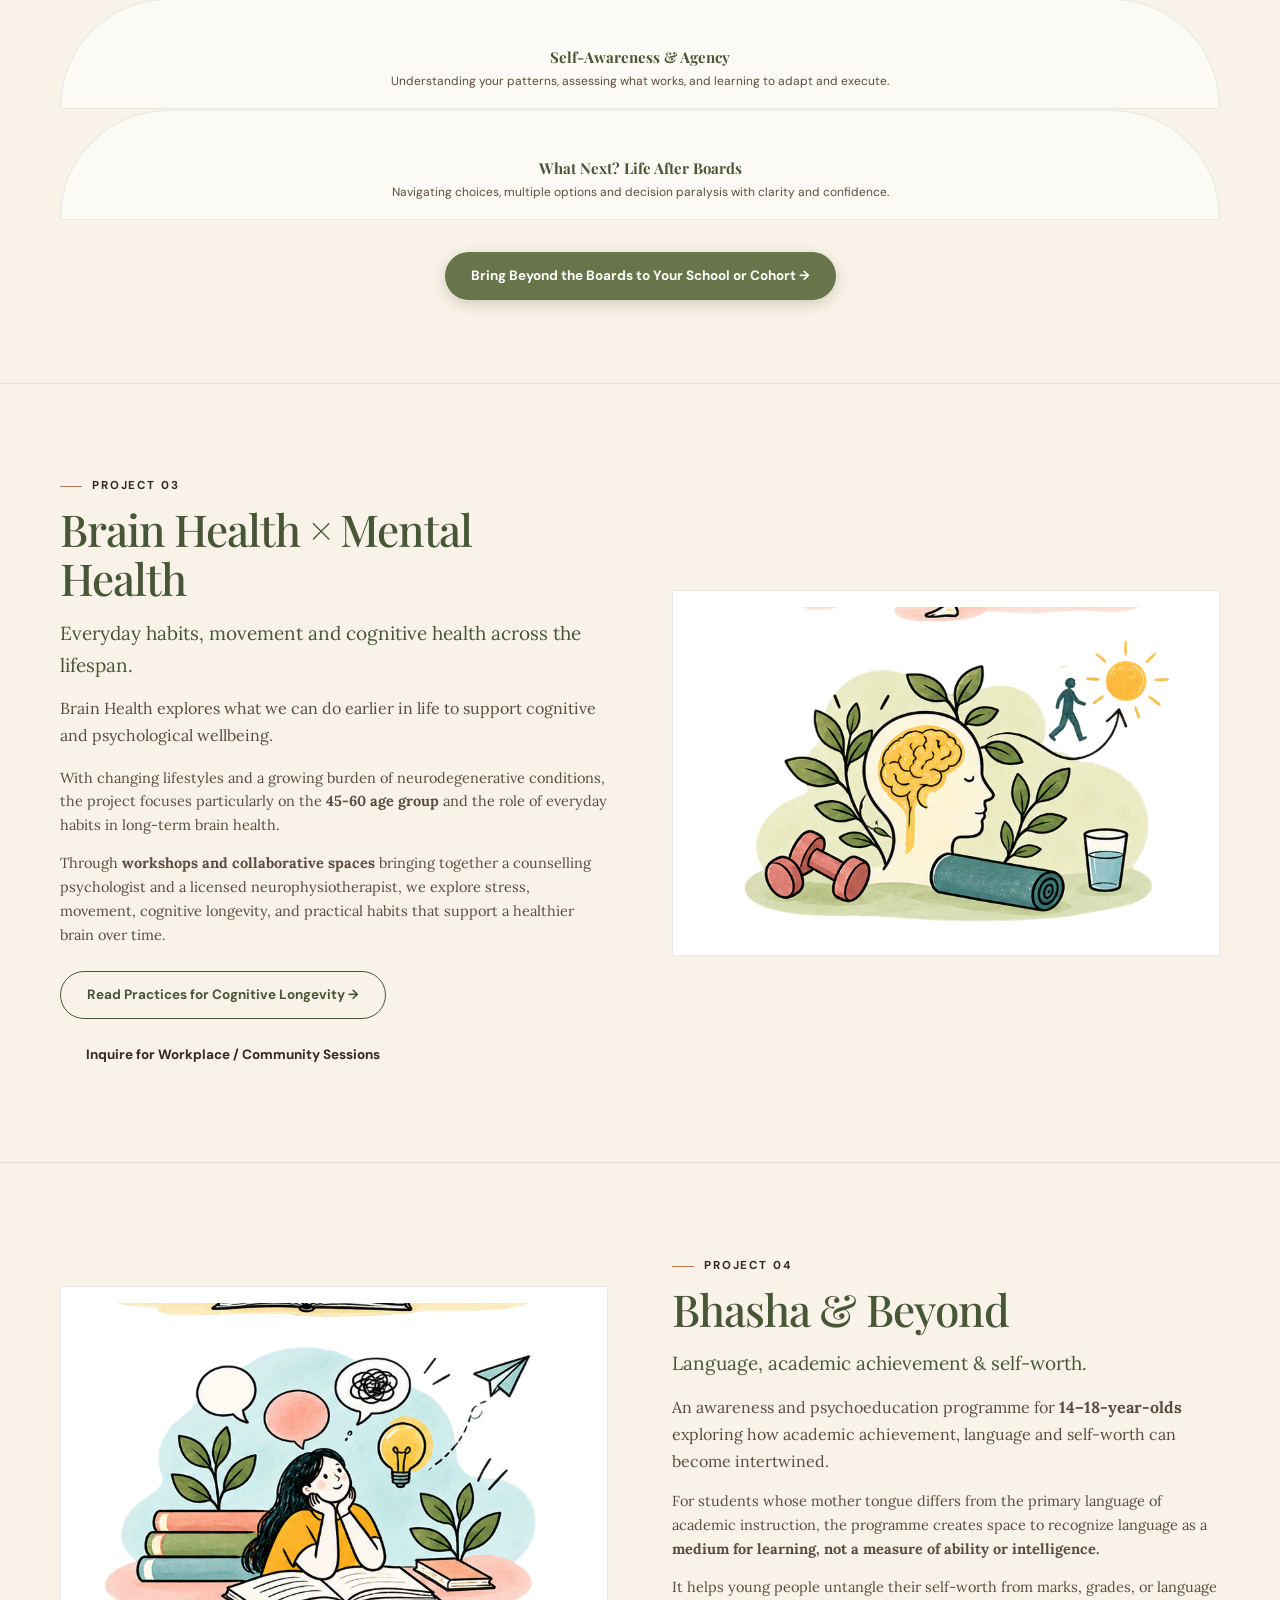
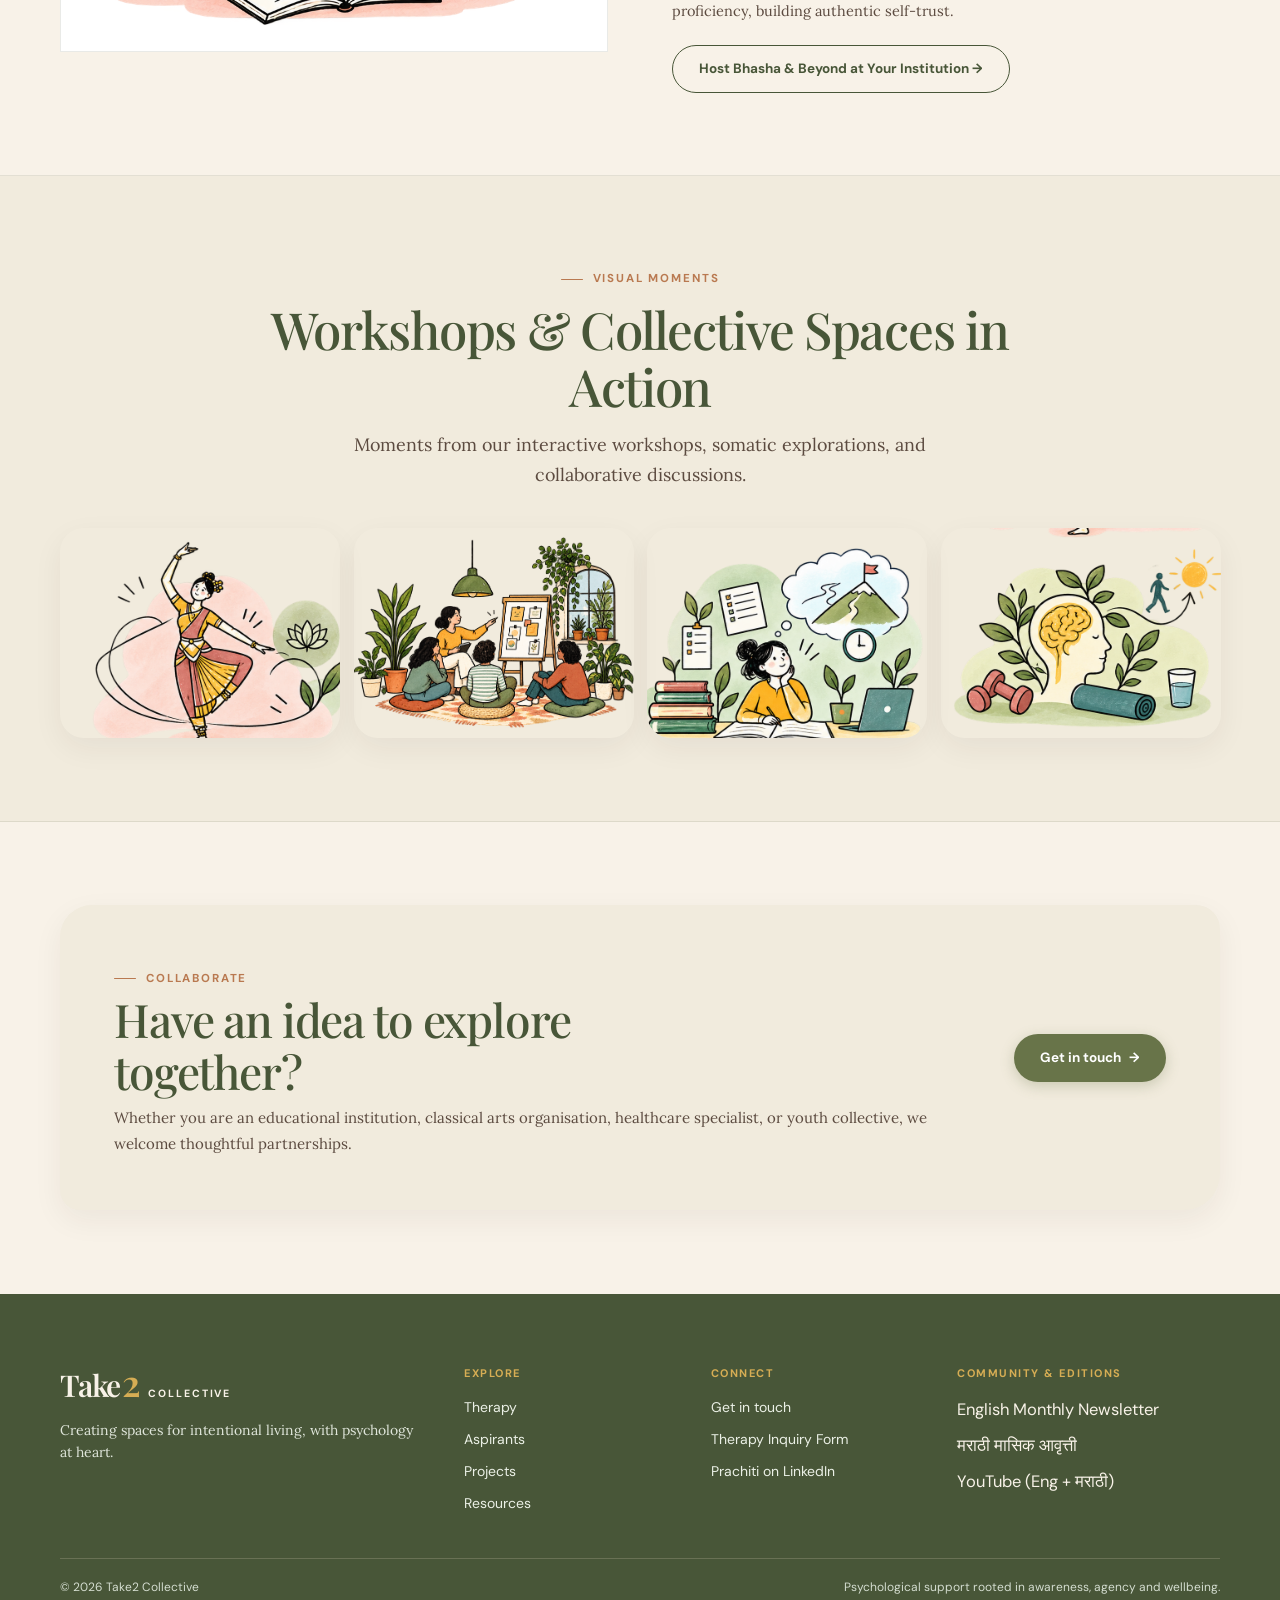
<file: projects.html>
<!doctype html>
<html lang="en">
<head>
  <meta charset="utf-8">
  <meta name="viewport" content="width=device-width, initial-scale=1">
  <meta name="theme-color" content="#1A463B">
  <title>Projects &amp; Collaborations | Take2 Collective</title>
  <meta name="description" content="Explore Take2 Collective projects connecting psychology with classical dance, board examination transitions, brain health, and education.">
  <link rel="icon" type="image/svg+xml" href="data:image/svg+xml,%3Csvg xmlns='http://www.w3.org/2000/svg' viewBox='0 0 64 64'%3E%3Crect width='64' height='64' rx='17' fill='%23606C38'/%3E%3Cpath d='M13 42c8-13 16-21 25-22 8-1 13 3 13 9 0 8-9 13-21 16' fill='none' stroke='%23E8DCC7' stroke-width='6' stroke-linecap='round'/%3E%3Ccircle cx='45' cy='17' r='5' fill='%23C66B3D'/%3E%3C/svg%3E">
  <link rel="stylesheet" href="styles.css?v=3.0">
</head>
<body>
  <!-- Top Reading / Flow Progress Indicator -->
  <div class="scroll-progress-line" id="scrollProgressLine" aria-hidden="true"></div>

  <a class="skip" href="#main">Skip to content</a>

  <!-- Header -->
  <header class="site-header" id="siteHeader">
    <div class="header-inner">
      <a class="brand" href="index.html" aria-label="Take2 Collective home">
        Take<span class="brand-mark">2</span><span>Collective</span>
      </a>
      
      <nav class="desktop-nav" aria-label="Main navigation">
        <a href="index.html" data-i18n="nav.home">Home</a>
        <a href="index.html#about-founder" data-i18n="nav.about">About</a>
        <a href="therapy.html" data-i18n="nav.offerings">Offerings</a>
        <a href="aspirants.html" data-i18n="nav.aspirants">Aspirants</a>
        <a href="projects.html" aria-current="page" data-i18n="nav.projects">Projects</a>
        <a href="resources.html" data-i18n="nav.resources">Resources</a>
        <a href="connect.html" data-i18n="nav.contact">Contact</a>
      </nav>

      <div class="header-actions">
        <button type="button" class="lang-toggle-btn" aria-label="Switch language to Marathi">
          <svg width="15" height="15" viewBox="0 0 24 24" fill="none" stroke="currentColor" stroke-width="2" stroke-linecap="round" stroke-linejoin="round">
            <circle cx="12" cy="12" r="10"></circle>
            <line x1="2" y1="12" x2="22" y2="12"></line>
            <path d="M12 2a15.3 15.3 0 0 1 4 10 15.3 15.3 0 0 1-4 10 15.3 15.3 0 0 1-4-10 15.3 15.3 0 0 1 4-10z"></path>
          </svg>
          <span class="lang-label">मराठी</span>
        </button>
        <a class="nav-cta" href="connect.html" data-i18n="nav.cta">Get in Touch</a>
      </div>

      <details class="mobile-nav">
        <summary>Menu</summary>
        <nav aria-label="Mobile navigation">
          <a href="index.html" data-i18n="nav.home">Home</a>
          <a href="index.html#about-founder" data-i18n="nav.about">About</a>
          <a href="therapy.html" data-i18n="nav.offerings">Offerings</a>
          <a href="aspirants.html" data-i18n="nav.aspirants">Aspirants</a>
          <a href="projects.html" aria-current="page" data-i18n="nav.projects">Projects</a>
          <a href="resources.html" data-i18n="nav.resources">Resources</a>
          <a href="connect.html" data-i18n="nav.contact">Contact</a>
          <a class="mobile-cta-btn" href="connect.html">Get in Touch &rarr;</a>
        </nav>
      </details>
    </div>
  </header>

  <main id="main">
    <!-- Hero Section with Overhead Fairy Lights and Botanical Vines -->
    <section class="page-hero projects-hero" style="position: relative; background: var(--sand); border-bottom: 1px solid var(--line); padding: clamp(48px, 6vw, 76px) 0 44px; overflow: hidden;">
      <!-- Overhead Fairy Lights Garland -->
      <svg class="fairy-lights-garland" viewBox="0 0 1200 60" preserveAspectRatio="none" aria-hidden="true">
        <path class="fairy-light-wire" d="M0,8 Q150,38 300,12 T600,24 T900,14 T1200,18" />
        <circle class="fairy-bulb-glass" cx="80" cy="22" r="4.5" />
        <circle class="fairy-bulb-glass" cx="170" cy="34" r="5" style="animation-delay: 0.5s;" />
        <circle class="fairy-bulb-glass" cx="260" cy="22" r="4" style="animation-delay: 1.2s;" />
        <circle class="fairy-bulb-glass" cx="370" cy="17" r="4.5" style="animation-delay: 0.2s;" />
        <circle class="fairy-bulb-glass" cx="480" cy="23" r="5" style="animation-delay: 1.7s;" />
        <circle class="fairy-bulb-glass" cx="590" cy="24" r="4.5" style="animation-delay: 0.8s;" />
        <circle class="fairy-bulb-glass" cx="710" cy="20" r="5" style="animation-delay: 1.4s;" />
        <circle class="fairy-bulb-glass" cx="830" cy="18" r="4.5" style="animation-delay: 0.3s;" />
        <circle class="fairy-bulb-glass" cx="950" cy="18" r="5" style="animation-delay: 1.9s;" />
        <circle class="fairy-bulb-glass" cx="1070" cy="17" r="4.5" style="animation-delay: 0.7s;" />
      </svg>

      <!-- Corner Botanical Vines -->
      <svg class="botanical-vine-corner botanical-vine-left" viewBox="0 0 120 180" fill="none" stroke="#2D5A47" stroke-width="1.8" stroke-linecap="round" stroke-linejoin="round" aria-hidden="true">
        <path d="M10,0 Q35,50 15,100 T30,170" />
        <path d="M22,35 C38,30 42,45 32,50 C24,47 20,40 22,35 Z" fill="#406B56" fill-opacity="0.35" />
        <path d="M18,70 C4,65 2,80 12,85 C18,82 20,75 18,70 Z" fill="#406B56" fill-opacity="0.35" />
        <path d="M18,115 C34,110 38,125 28,130 C20,127 16,120 18,115 Z" fill="#406B56" fill-opacity="0.35" />
        <path d="M26,145 C12,140 10,155 20,160 C26,157 28,150 26,145 Z" fill="#406B56" fill-opacity="0.35" />
      </svg>
      <svg class="botanical-vine-corner botanical-vine-right" viewBox="0 0 120 180" fill="none" stroke="#2D5A47" stroke-width="1.8" stroke-linecap="round" stroke-linejoin="round" aria-hidden="true">
        <path d="M110,0 Q85,50 105,100 T90,170" />
        <path d="M98,35 C82,30 78,45 88,50 C96,47 100,40 98,35 Z" fill="#406B56" fill-opacity="0.35" />
        <path d="M102,70 C116,65 118,80 108,85 C102,82 100,75 102,70 Z" fill="#406B56" fill-opacity="0.35" />
        <path d="M102,115 C86,110 82,125 92,130 C100,127 104,120 102,115 Z" fill="#406B56" fill-opacity="0.35" />
        <path d="M94,145 C108,140 110,155 100,160 C94,157 92,150 94,145 Z" fill="#406B56" fill-opacity="0.35" />
      </svg>

      <div class="wrap projects-hero-grid" style="display: grid; grid-template-columns: 1.1fr 0.9fr; align-items: center; gap: clamp(28px, 5vw, 64px); position: relative; z-index: 2;">
        <div class="projects-hero-copy reveal-on-scroll">
          <span class="eyebrow">Take2 Projects &amp; Collaborations</span>
          <h1 style="font-size: clamp(36px, 4.2vw, 56px); margin: 14px 0 16px; line-height: 1.2;">Some questions need more than a therapy room.</h1>
          <p class="lead" style="margin-bottom: 14px;">
            Take2 projects create spaces to explore them through psychology, creativity, research and collaboration.
          </p>
          <p style="font-size: 15px; color: var(--muted); margin-bottom: 24px; line-height: 1.65;">
            Classical dance, school and board transitions, cognitive brain health, and multilingual realities, connecting psychological science with lived everyday experiences.
          </p>
          <div class="button-row">
            <a class="button button-primary" href="#project-dance">Explore Initiatives ↓</a>
            <a class="button button-outline" href="connect.html">Propose a Collaboration ↗</a>
          </div>
        </div>
        <figure class="reveal-on-scroll reveal-slide-right" style="margin: 0; background: #FFFFFF; border: 1px solid var(--line); border-radius: var(--radius-lg); padding: 16px; box-shadow: var(--shadow-cozy);">
          <img src="offer-projects.png" alt="A person developing ideas at a desk filled with books, illustrations and indoor plants" width="1536" height="1024">
        </figure>
      </div>
    </section>

    <!-- Project 01: Bharatanatyam for Mental Health (Exact Notion Layout from Image 5 & 6) -->
    <section class="section" id="project-dance" style="background: var(--bg); border-bottom: 1px solid var(--line);">
      <div class="wrap">
        <div class="project-detailed-hero reveal-on-scroll">
          <span class="eyebrow" style="color: var(--terracotta);">PROJECT 01</span>
          <h2 style="font-size: clamp(32px, 3.8vw, 48px); margin: 8px 0 14px;">Bharatanatyam for Mental Health</h2>
          <p class="lead" style="max-width: 820px; margin: 0 auto 28px; color: var(--moss); line-height: 1.65;">
            Using the lived experience of training in Bharatanatyam to understand, explore and work with mental health through a range of workshops, modules and group experiences.
          </p>
        </div>

        <div style="margin: 28px 0; text-align: center;">
          <h3 style="font-size: 22px; font-family: var(--serif); color: var(--ink); margin-bottom: 18px;">Ways we explore</h3>
        </div>

        <!-- 3 "Ways we explore" Arched Cards with Exact Pills from Image 5 -->
        <div class="project-ways-grid reveal-stagger">
          <!-- Card 1 -->
          <article class="project-way-card">
            <div class="project-way-illustration">
              <svg viewBox="0 0 48 48" fill="none" stroke="currentColor" stroke-width="2" stroke-linecap="round" stroke-linejoin="round">
                <circle cx="24" cy="24" r="16" />
                <path d="M24 14v10l6 4" />
                <circle cx="15" cy="20" r="2" fill="currentColor" />
                <circle cx="33" cy="20" r="2" fill="currentColor" />
                <circle cx="24" cy="33" r="2" fill="currentColor" />
              </svg>
            </div>
            <h4>The Bharatanatyam-Mind Link</h4>
            <p>Recognising the psychological strengths that dance training already helps cultivate.</p>
            <div class="project-tag-list">
              <span class="project-tag-pill">Flow State</span>
              <span class="project-tag-pill">Attention</span>
              <span class="project-tag-pill">Focus</span>
              <span class="project-tag-pill">Emotional Awareness</span>
              <span class="project-tag-pill">Expression</span>
            </div>
          </article>

          <!-- Card 2 -->
          <article class="project-way-card">
            <div class="project-way-illustration" style="background: rgba(184, 111, 88, 0.12); color: var(--terracotta);">
              <svg viewBox="0 0 48 48" fill="none" stroke="currentColor" stroke-width="2" stroke-linecap="round" stroke-linejoin="round">
                <path d="M24 8 C18 18 12 28 24 40 C36 28 30 18 24 8 Z" />
                <path d="M24 20 C20 26 16 32 24 40 C32 32 28 26 24 20 Z" />
              </svg>
            </div>
            <h4>Exploring Psychological Concepts Through Dance</h4>
            <p>Going deeper into psychological themes through dance-based experiences, with age-appropriate approaches.</p>
            <div class="project-tag-list">
              <span class="project-tag-pill">Emotion Regulation</span>
              <span class="project-tag-pill">Self-Understanding</span>
              <span class="project-tag-pill">Resilience</span>
              <span class="project-tag-pill">Confidence</span>
            </div>
          </article>

          <!-- Card 3 -->
          <article class="project-way-card">
            <div class="project-way-illustration" style="background: rgba(107, 138, 122, 0.15); color: var(--pine);">
              <svg viewBox="0 0 48 48" fill="none" stroke="currentColor" stroke-width="2" stroke-linecap="round" stroke-linejoin="round">
                <path d="M8 38 L20 18 L30 32 L36 24 L42 38 Z" />
                <circle cx="36" cy="14" r="4" />
              </svg>
            </div>
            <h4>Working with Real-Life Challenges</h4>
            <p>Using dance and movement as a resource to navigate the mental health challenges that show up in everyday life.</p>
            <div class="project-tag-list">
              <span class="project-tag-pill">Stress &amp; Anxiety</span>
              <span class="project-tag-pill">Self-Doubt</span>
              <span class="project-tag-pill">Performance Pressure</span>
              <span class="project-tag-pill">Emotional Balance</span>
            </div>
          </article>
        </div>

        <!-- Offered through Bar from Image 5 -->
        <div class="project-offered-through-bar reveal-on-scroll">
          <div class="project-offered-item">
            <div class="offered-icon">
              <svg viewBox="0 0 24 24" fill="none" stroke="currentColor" stroke-width="2" stroke-linecap="round" stroke-linejoin="round">
                <path d="M17 21v-2a4 4 0 0 0-4-4H5a4 4 0 0 0-4 4v2"></path>
                <circle cx="9" cy="7" r="4"></circle>
                <path d="M23 21v-2a4 4 0 0 0-3-3.87"></path>
                <path d="M16 3.13a4 4 0 0 1 0 7.75"></path>
              </svg>
            </div>
            <div>
              <strong>Workshops</strong>
              <span>thematic, experiential sessions</span>
            </div>
          </div>

          <div class="project-offered-item">
            <div class="offered-icon">
              <svg viewBox="0 0 24 24" fill="none" stroke="currentColor" stroke-width="2" stroke-linecap="round" stroke-linejoin="round">
                <rect x="2" y="7" width="20" height="14" rx="2" ry="2"></rect>
                <path d="M16 21V5a2 2 0 0 0-2-2h-4a2 2 0 0 0-2 2v16"></path>
              </svg>
            </div>
            <div>
              <strong>Modules</strong>
              <span>structured, multi-session explorations</span>
            </div>
          </div>

          <div class="project-offered-item">
            <div class="offered-icon">
              <svg viewBox="0 0 24 24" fill="none" stroke="currentColor" stroke-width="2" stroke-linecap="round" stroke-linejoin="round">
                <circle cx="12" cy="12" r="10"></circle>
                <path d="M8 14s1.5 2 4 2 4-2 4-2"></path>
                <line x1="9" y1="9" x2="9.01" y2="9"></line>
                <line x1="15" y1="9" x2="15.01" y2="9"></line>
              </svg>
            </div>
            <div>
              <strong>Group Spaces</strong>
              <span>for dance communities, schools, &amp; institutions</span>
            </div>
          </div>

          <div class="project-offered-item">
            <div class="offered-icon">
              <svg viewBox="0 0 24 24" fill="none" stroke="currentColor" stroke-width="2" stroke-linecap="round" stroke-linejoin="round">
                <path d="M20 21v-2a4 4 0 0 0-4-4H8a4 4 0 0 0-4 4v2"></path>
                <circle cx="12" cy="7" r="4"></circle>
              </svg>
            </div>
            <div>
              <strong>Individual Integration</strong>
              <span>where relevant, within therapy spaces</span>
            </div>
          </div>
        </div>

        <div style="margin-top: 24px; text-align: center;">
          <button type="button" class="button button-outline" data-open-article="bharatanatyam-somatics">
            Read Reflective Article: Rhythm &amp; Grounding in Dance →
          </button>
        </div>
      </div>
    </section>

    <!-- Project 02: Beyond the Boards (Exact Notion Layout from Image 5) -->
    <section class="section" id="project-boards" style="background: var(--sand); border-bottom: 1px solid var(--line);">
      <div class="wrap">
        <div class="project-detailed-hero reveal-on-scroll">
          <span class="eyebrow" style="color: var(--moss);">PROJECT 02</span>
          <h2 style="font-size: clamp(32px, 3.8vw, 48px); margin: 8px 0 14px;">Beyond the Boards</h2>
          <h4 style="font-family: var(--serif); font-size: 20px; font-weight: normal; color: var(--moss); margin-bottom: 12px;">
            Psychological support for the board examination journey and the transitions that follow.
          </h4>
          <p class="lead" style="max-width: 840px; margin: 0 auto; color: var(--muted); font-size: 15.5px; line-height: 1.65;">
            A series of workshops, group sessions and engagements for students, parents and educators, to build the mindset, skills and support systems for a more balanced, focused and sustainable board exam experience.
          </p>
        </div>

        <div style="margin: 36px 0 20px; text-align: center;">
          <span class="eyebrow" style="letter-spacing: 0.12em;">WHAT WE EXPLORE</span>
        </div>

        <!-- 6 Exploration Arched Cards from Image 5 -->
        <div class="board-arch-grid reveal-stagger">
          <!-- Card 1 -->
          <article class="board-arch-card">
            <div class="board-arch-illustration">
              <svg viewBox="0 0 24 24" fill="none" stroke="currentColor" stroke-width="1.8" stroke-linecap="round" stroke-linejoin="round">
                <circle cx="12" cy="12" r="10"></circle>
                <path d="M12 6v6l4 2"></path>
              </svg>
            </div>
            <h4>Mindset in a Competitive World</h4>
            <p>Process over outcome, efficiency over just more hours.</p>
          </article>

          <!-- Card 2 -->
          <article class="board-arch-card">
            <div class="board-arch-illustration" style="background: rgba(184, 111, 88, 0.12); color: var(--terracotta);">
              <svg viewBox="0 0 24 24" fill="none" stroke="currentColor" stroke-width="1.8" stroke-linecap="round" stroke-linejoin="round">
                <rect x="3" y="4" width="18" height="18" rx="2" ry="2"></rect>
                <line x1="16" y1="2" x2="16" y2="6"></line>
                <line x1="8" y1="2" x2="8" y2="6"></line>
                <line x1="3" y1="10" x2="21" y2="10"></line>
              </svg>
            </div>
            <h4>Sustainable Preparation</h4>
            <p>Realistic planning, reverse planning, non-negotiables and flexibility.</p>
          </article>

          <!-- Card 3 -->
          <article class="board-arch-card">
            <div class="board-arch-illustration" style="background: rgba(221, 161, 94, 0.16); color: var(--terracotta-dark);">
              <svg viewBox="0 0 24 24" fill="none" stroke="currentColor" stroke-width="1.8" stroke-linecap="round" stroke-linejoin="round">
                <path d="M21 12.79A9 9 0 1 1 11.21 3 7 7 0 0 0 21 12.79z"></path>
              </svg>
            </div>
            <h4>The Basics that Matter</h4>
            <p>The role of sleep, movement and everyday habits for focus, memory and stamina.</p>
          </article>

          <!-- Card 4 -->
          <article class="board-arch-card">
            <div class="board-arch-illustration" style="background: rgba(107, 138, 122, 0.15); color: var(--pine);">
              <svg viewBox="0 0 24 24" fill="none" stroke="currentColor" stroke-width="1.8" stroke-linecap="round" stroke-linejoin="round">
                <rect x="2" y="3" width="20" height="14" rx="2" ry="2"></rect>
                <line x1="8" y1="21" x2="16" y2="21"></line>
                <line x1="12" y1="17" x2="12" y2="21"></line>
              </svg>
            </div>
            <h4>Managing the Larger Environment</h4>
            <p>Navigating constant news, social media and uncertainty, and learning to decompress and regulate.</p>
          </article>

          <!-- Card 5 -->
          <article class="board-arch-card">
            <div class="board-arch-illustration" style="background: rgba(64, 107, 86, 0.14); color: var(--forest);">
              <svg viewBox="0 0 24 24" fill="none" stroke="currentColor" stroke-width="1.8" stroke-linecap="round" stroke-linejoin="round">
                <circle cx="12" cy="12" r="10"></circle>
                <polygon points="16.24 7.76 14.12 14.12 7.76 16.24 9.88 9.88 16.24 7.76"></polygon>
              </svg>
            </div>
            <h4>Self-Awareness &amp; Agency</h4>
            <p>Understanding your patterns, assessing what works, and learning to adapt and execute.</p>
          </article>

          <!-- Card 6 -->
          <article class="board-arch-card">
            <div class="board-arch-illustration" style="background: rgba(184, 111, 88, 0.12); color: var(--terracotta);">
              <svg viewBox="0 0 24 24" fill="none" stroke="currentColor" stroke-width="1.8" stroke-linecap="round" stroke-linejoin="round">
                <circle cx="12" cy="12" r="10"></circle>
                <polyline points="12 6 12 12 14 14"></polyline>
                <path d="M12 2v2"></path>
                <path d="M12 20v2"></path>
                <path d="M20 12h2"></path>
                <path d="M2 12h2"></path>
              </svg>
            </div>
            <h4>What Next? Life After Boards</h4>
            <p>Navigating choices, multiple options and decision paralysis with clarity and confidence.</p>
          </article>
        </div>

        <div style="margin-top: 32px; text-align: center;">
          <a class="button button-primary" href="connect.html">Bring Beyond the Boards to Your School or Cohort →</a>
        </div>
      </div>
    </section>

    <!-- Project 03: Brain Health × Mental Health -->
    <section class="section" id="project-brain" style="background: var(--bg); border-bottom: 1px solid var(--line);">
      <div class="wrap">
        <div class="split" style="align-items: center; gap: clamp(32px, 5vw, 64px);">
          <div class="reveal-on-scroll">
            <span class="eyebrow" style="color: var(--pine);">PROJECT 03</span>
            <h2 style="font-size: clamp(30px, 3.5vw, 44px); margin: 8px 0 14px;">Brain Health &times; Mental Health</h2>
            <h4 style="font-family: var(--serif); font-size: 19px; font-weight: normal; color: var(--moss); margin-bottom: 14px;">
              Everyday habits, movement and cognitive health across the lifespan.
            </h4>
            <p class="lead" style="margin-bottom: 16px; font-size: 16px;">
              Brain Health explores what we can do earlier in life to support cognitive and psychological wellbeing.
            </p>
            <p style="font-size: 14.5px; color: var(--muted); line-height: 1.65; margin-bottom: 14px;">
              With changing lifestyles and a growing burden of neurodegenerative conditions, the project focuses particularly on the <strong>45-60 age group</strong> and the role of everyday habits in long-term brain health.
            </p>
            <p style="font-size: 14.5px; color: var(--muted); line-height: 1.65; margin-bottom: 22px;">
              Through <strong>workshops and collaborative spaces</strong> bringing together a counselling psychologist and a licensed neurophysiotherapist, we explore stress, movement, cognitive longevity, and practical habits that support a healthier brain over time.
            </p>
            <div class="button-row">
              <button type="button" class="button button-outline" data-open-article="brain-health-longevity">
                Read Practices for Cognitive Longevity →
              </button>
              <a class="button button-ghost" href="connect.html">Inquire for Workplace / Community Sessions</a>
            </div>
          </div>
          <figure class="reveal-on-scroll reveal-slide-right" style="margin: 0; background: #FFFFFF; border: 1px solid var(--line); border-radius: var(--radius-lg); padding: 16px; box-shadow: var(--shadow-cozy);">
            <img src="project-brain.png" alt="Brain health movement and cognitive wellbeing practices" width="1536" height="1024" data-lightbox="true" data-lightbox-caption="Take2 × Brain Health Workshop for Adults 45-60">
          </figure>
        </div>
      </div>
    </section>

    <!-- Project 04: Bhasha & Beyond -->
    <section class="section" id="project-bhasha" style="background: var(--sand); border-bottom: 1px solid var(--line);">
      <div class="wrap">
        <div class="split" style="align-items: center; gap: clamp(32px, 5vw, 64px);">
          <figure class="reveal-on-scroll" style="margin: 0; background: #FFFFFF; border: 1px solid var(--line); border-radius: var(--radius-lg); padding: 16px; box-shadow: var(--shadow-cozy);">
            <img src="project-bhasha.png" alt="Students exploring language and self-expression in a classroom" width="1536" height="1024" data-lightbox="true" data-lightbox-caption="Bhasha & Beyond Classroom Psychoeducation">
          </figure>
          <div class="reveal-on-scroll">
            <span class="eyebrow" style="color: var(--terracotta);">PROJECT 04</span>
            <h2 style="font-size: clamp(30px, 3.5vw, 44px); margin: 8px 0 14px;">Bhasha &amp; Beyond</h2>
            <h4 style="font-family: var(--serif); font-size: 19px; font-weight: normal; color: var(--moss); margin-bottom: 14px;">
              Language, academic achievement &amp; self-worth.
            </h4>
            <p class="lead" style="margin-bottom: 14px; font-size: 16px;">
              An awareness and psychoeducation programme for <strong>14–18-year-olds</strong> exploring how academic achievement, language and self-worth can become intertwined.
            </p>
            <p style="font-size: 14.5px; color: var(--muted); line-height: 1.65; margin-bottom: 14px;">
              For students whose mother tongue differs from the primary language of academic instruction, the programme creates space to recognize language as a <strong>medium for learning, not a measure of ability or intelligence.</strong>
            </p>
            <p style="font-size: 14.5px; color: var(--muted); line-height: 1.65; margin-bottom: 22px;">
              It helps young people untangle their self-worth from marks, grades, or language proficiency, building authentic self-trust.
            </p>
            <a class="button button-outline" href="connect.html">Host Bhasha &amp; Beyond at Your Institution →</a>
          </div>
        </div>
      </div>
    </section>

    <!-- Visual Moments Gallery -->
    <section class="section" style="background: var(--bg-secondary); border-bottom: 1px solid var(--line);">
      <div class="wrap">
        <div class="centered-heading reveal-on-scroll">
          <span class="eyebrow">Visual Moments</span>
          <h2>Workshops &amp; Collective Spaces in Action</h2>
          <p>Moments from our interactive workshops, somatic explorations, and collaborative discussions.</p>
        </div>

        <div class="workshop-gallery-grid reveal-stagger">
          <div class="workshop-photo-card" data-lightbox="true" data-lightbox-src="project-dance.png" data-lightbox-caption="Bharatanatyam &amp; Somatic Regulation Workshop | Exploring Flow and Emotional Literacy">
            <img src="project-dance.png" alt="Dance workshop session">
            <div class="photo-caption-overlay">Bharatanatyam &amp; Regulation ↗</div>
          </div>

          <div class="workshop-photo-card" data-lightbox="true" data-lightbox-src="offer-workshops.png" data-lightbox-caption="Take2 Group Circle | Collaborative Reflection on Adulting Transitions">
            <img src="offer-workshops.png" alt="Group workshop circle">
            <div class="photo-caption-overlay">Adulting Circle Gathering ↗</div>
          </div>

          <div class="workshop-photo-card" data-lightbox="true" data-lightbox-src="project-aspirants.png" data-lightbox-caption="Take2 × Aspirants | Study-Life Balance &amp; Self-Worth Session">
            <img src="project-aspirants.png" alt="Aspirant study space">
            <div class="photo-caption-overlay">Aspirant Support Space ↗</div>
          </div>

          <div class="workshop-photo-card" data-lightbox="true" data-lightbox-src="project-brain.png" data-lightbox-caption="Brain Health for 45-60 Age Group | Everyday Movement &amp; Cognitive Wellbeing">
            <img src="project-brain.png" alt="Brain health movement">
            <div class="photo-caption-overlay">Brain Health Longevity ↗</div>
          </div>
        </div>
      </div>
    </section>

    <!-- Collaboration Callout -->
    <section class="section">
      <div class="wrap callout">
        <div>
          <span class="eyebrow">Collaborate</span>
          <h2>Have an idea to explore together?</h2>
          <p style="margin: 8px 0 0; color: var(--muted); font-size: 15px;">
            Whether you are an educational institution, classical arts organisation, healthcare specialist, or youth collective, we welcome thoughtful partnerships.
          </p>
        </div>
        <a class="button button-primary" href="connect.html">
          Get in touch <span aria-hidden="true">→</span>
        </a>
      </div>
    </section>
  </main>

  <!-- Footer -->
  <footer class="site-footer">
    <div class="wrap">
      <div class="footer-grid">
        <div>
          <a class="brand" href="index.html">Take<span class="brand-mark">2</span><span>Collective</span></a>
          <p>Creating spaces for intentional living, with psychology at heart.</p>
        </div>

        <div class="footer-links">
          <strong>Explore</strong>
          <a href="therapy.html">Therapy</a>
          <a href="aspirants.html">Aspirants</a>
          <a href="projects.html">Projects</a>
          <a href="resources.html">Resources</a>
        </div>

        <div class="footer-links">
          <strong>Connect</strong>
          <a href="connect.html">Get in touch</a>
          <a href="https://forms.gle/K35eiPrayfF6hj1S9" target="_blank" rel="noopener noreferrer">Therapy Inquiry Form</a>
          <a href="https://www.linkedin.com/in/prachitimhatre1503" target="_blank" rel="noopener noreferrer">Prachiti on LinkedIn</a>
        </div>

        <div class="footer-links">
          <strong>Community &amp; Editions</strong>
          <span>English Monthly Newsletter</span>
          <span>मराठी मासिक आवृत्ती</span>
          <span>YouTube (Eng + मराठी)</span>
        </div>
      </div>

      <div class="footer-bottom">
        <span>© 2026 Take2 Collective</span>
        <span>Psychological support rooted in awareness, agency and wellbeing.</span>
      </div>
    </div>
  </footer>

  <!-- Article Modal Reader -->
  <div class="take2-modal" id="articleModal" role="dialog" aria-modal="true" aria-hidden="true" aria-labelledby="modalArticleTitle">
    <div class="modal-backdrop"></div>
    <div class="modal-panel">
      <button type="button" class="modal-close-btn" id="closeModalBtn" aria-label="Close article">&times;</button>
      <div class="article-modal-header">
        <div class="article-meta">
          <span class="article-category" id="modalArticleCategory">Category</span>
          <span id="modalArticleTime">Read Time</span>
        </div>
        <h2 id="modalArticleTitle">Article Title</h2>
      </div>
      <div class="article-modal-body" id="modalArticleBody"></div>
    </div>
  </div>

  <!-- Photo Lightbox Modal -->
  <div class="take2-modal" id="photoLightbox" role="dialog" aria-modal="true" aria-hidden="true" aria-labelledby="lightboxCaption">
    <div class="modal-backdrop"></div>
    <div class="lightbox-panel">
      <button type="button" class="modal-close-btn" id="closeLightboxBtn" style="color: var(--sand); background: rgba(255,255,255,0.15);" aria-label="Close lightbox">&times;</button>
      <div class="lightbox-img-stage">
        <img id="lightboxImg" src="data:image/svg+xml,%3Csvg xmlns='http://www.w3.org/2000/svg'/%3E" alt="">
      </div>
      <div class="lightbox-caption" id="lightboxCaption"></div>
    </div>
  </div>

  <script src="script.js?v=3.0"></script>
</body>
</html>
</file>
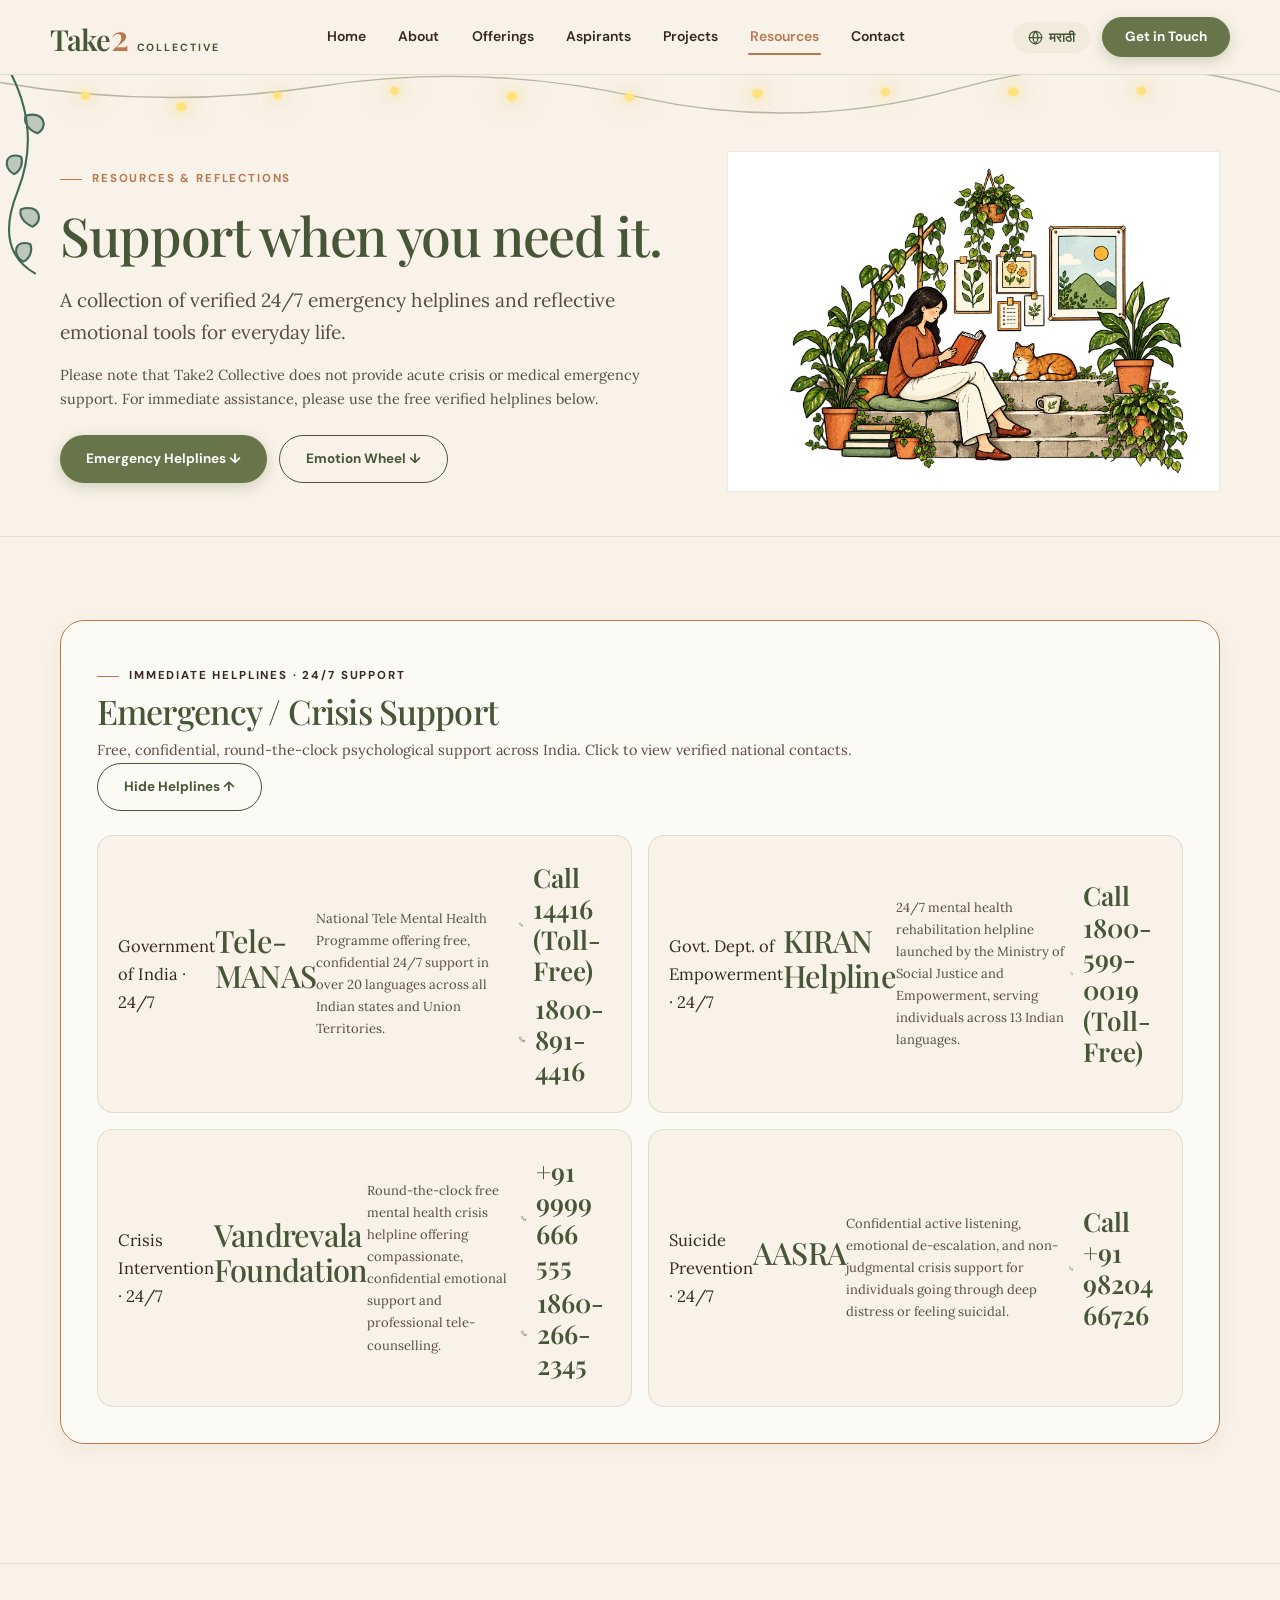
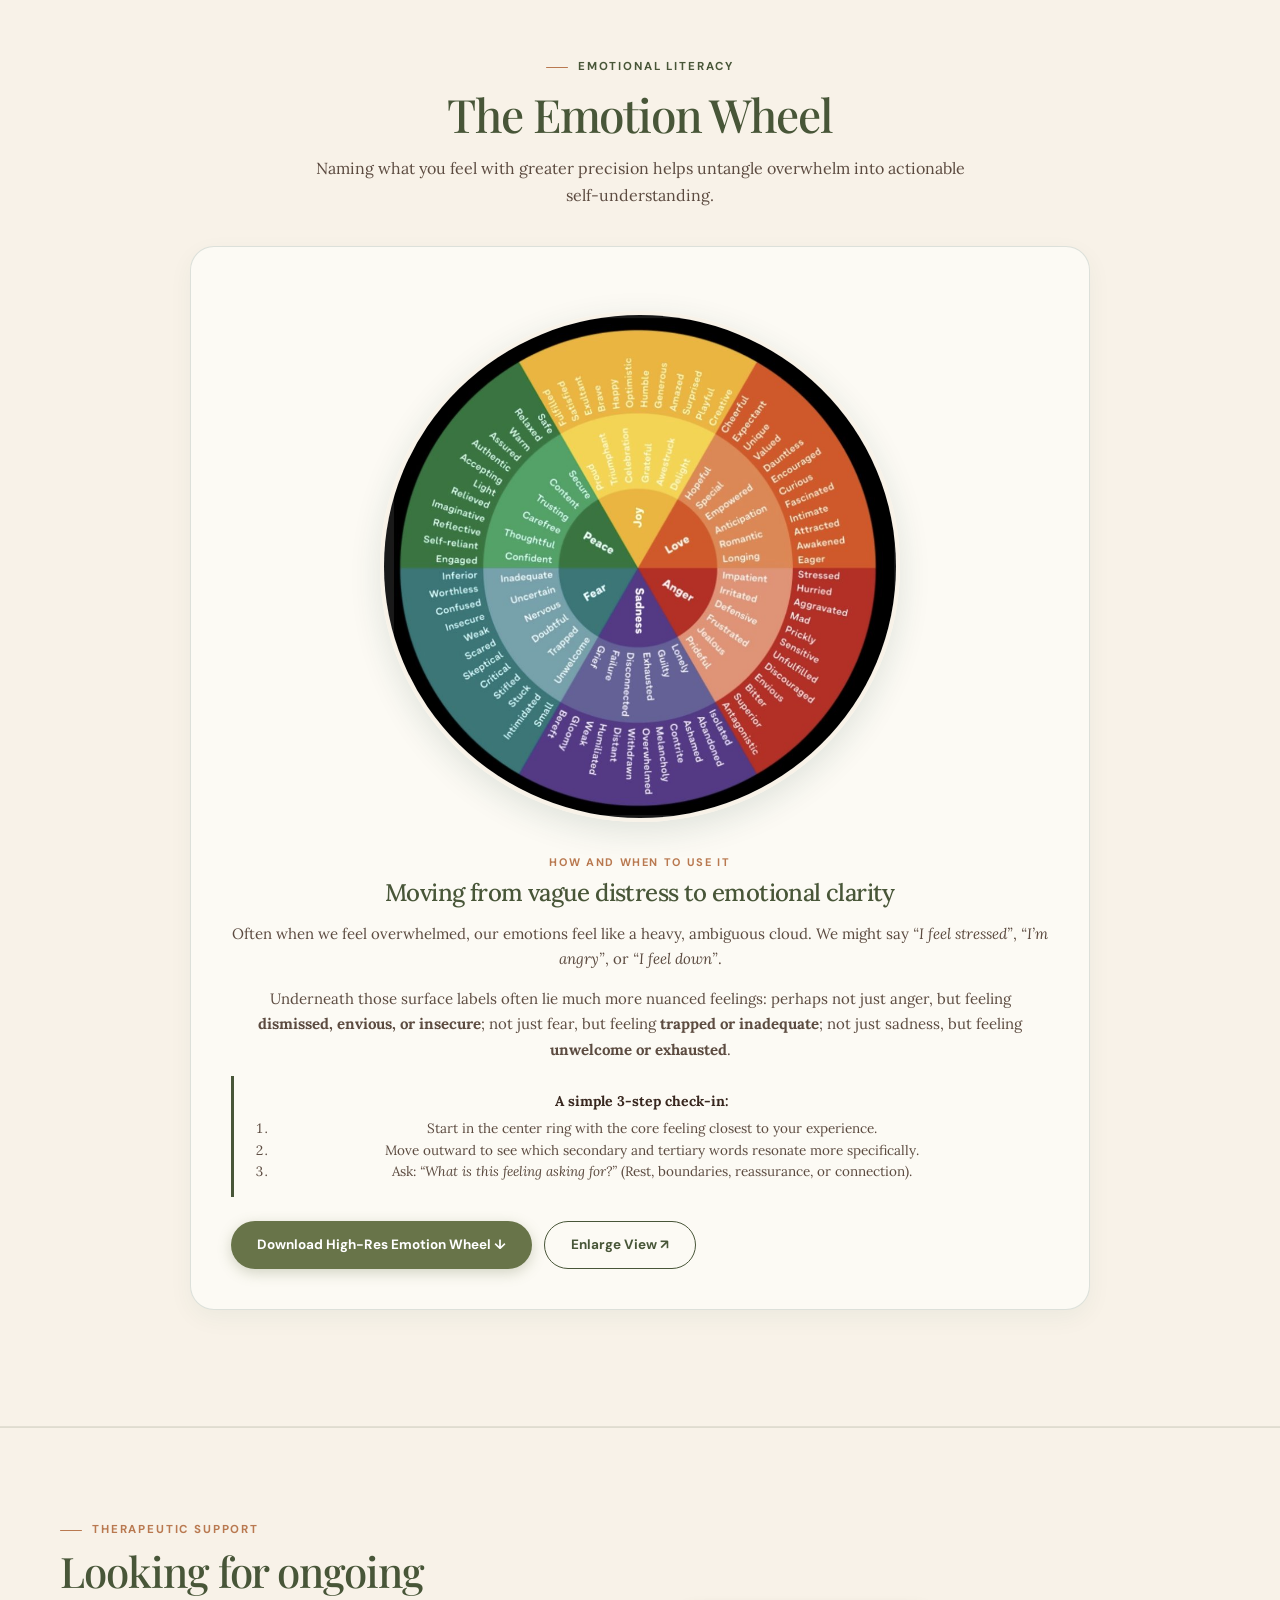
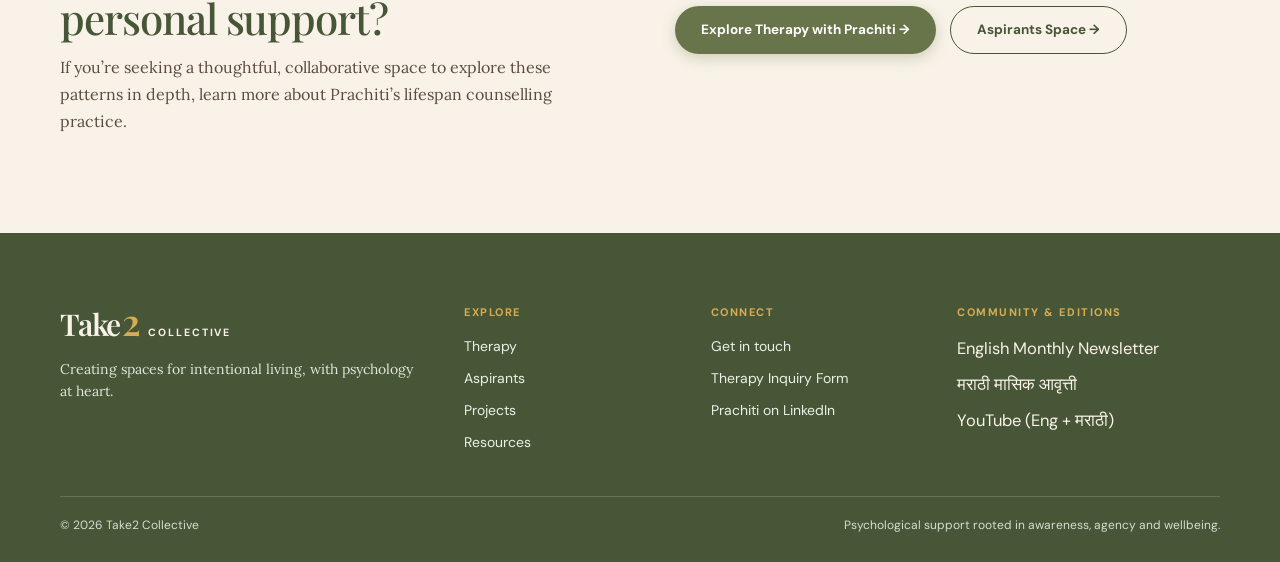
<file: resources.html>
<!doctype html>
<html lang="en">
<head>
  <meta charset="utf-8">
  <meta name="viewport" content="width=device-width, initial-scale=1">
  <meta name="theme-color" content="#1A463B">
  <title>Resources &amp; Crisis Support | Take2 Collective</title>
  <meta name="description" content="Verified crisis support helplines across India, the Emotion Wheel, and the interactive Anxiety Regulation Kit from Take2 Collective.">
  <link rel="icon" type="image/svg+xml" href="data:image/svg+xml,%3Csvg xmlns='http://www.w3.org/2000/svg' viewBox='0 0 64 64'%3E%3Crect width='64' height='64' rx='17' fill='%23606C38'/%3E%3Cpath d='M13 42c8-13 16-21 25-22 8-1 13 3 13 9 0 8-9 13-21 16' fill='none' stroke='%23E8DCC7' stroke-width='6' stroke-linecap='round'/%3E%3Ccircle cx='45' cy='17' r='5' fill='%23C66B3D'/%3E%3C/svg%3E">
  <link rel="stylesheet" href="styles.css?v=3.0">
</head>
<body>
  <!-- Top Reading / Flow Progress Indicator -->
  <div class="scroll-progress-line" id="scrollProgressLine" aria-hidden="true"></div>

  <a class="skip" href="#main">Skip to content</a>

  <!-- Header -->
  <header class="site-header" id="siteHeader">
    <div class="header-inner">
      <a class="brand" href="index.html" aria-label="Take2 Collective home">
        Take<span class="brand-mark">2</span><span>Collective</span>
      </a>
      
      <nav class="desktop-nav" aria-label="Main navigation">
        <a href="index.html" data-i18n="nav.home">Home</a>
        <a href="index.html#about-founder" data-i18n="nav.about">About</a>
        <a href="therapy.html" data-i18n="nav.offerings">Offerings</a>
        <a href="aspirants.html" data-i18n="nav.aspirants">Aspirants</a>
        <a href="projects.html" data-i18n="nav.projects">Projects</a>
        <a href="resources.html" aria-current="page" data-i18n="nav.resources">Resources</a>
        <a href="connect.html" data-i18n="nav.contact">Contact</a>
      </nav>

      <div class="header-actions">
        <button type="button" class="lang-toggle-btn" aria-label="Switch language to Marathi">
          <svg width="15" height="15" viewBox="0 0 24 24" fill="none" stroke="currentColor" stroke-width="2" stroke-linecap="round" stroke-linejoin="round">
            <circle cx="12" cy="12" r="10"></circle>
            <line x1="2" y1="12" x2="22" y2="12"></line>
            <path d="M12 2a15.3 15.3 0 0 1 4 10 15.3 15.3 0 0 1-4 10 15.3 15.3 0 0 1-4-10 15.3 15.3 0 0 1 4-10z"></path>
          </svg>
          <span class="lang-label">मराठी</span>
        </button>
        <a class="nav-cta" href="connect.html" data-i18n="nav.cta">Get in Touch</a>
      </div>

      <details class="mobile-nav">
        <summary>Menu</summary>
        <nav aria-label="Mobile navigation">
          <a href="index.html" data-i18n="nav.home">Home</a>
          <a href="index.html#about-founder" data-i18n="nav.about">About</a>
          <a href="therapy.html" data-i18n="nav.offerings">Offerings</a>
          <a href="aspirants.html" data-i18n="nav.aspirants">Aspirants</a>
          <a href="projects.html" data-i18n="nav.projects">Projects</a>
          <a href="resources.html" aria-current="page" data-i18n="nav.resources">Resources</a>
          <a href="connect.html" data-i18n="nav.contact">Contact</a>
          <a class="mobile-cta-btn" href="connect.html">Get in Touch &rarr;</a>
        </nav>
      </details>
    </div>
  </header>

  <main id="main">
    <!-- Hero Section with Overhead Fairy Lights and Climbing Botanical Vines -->
    <section class="page-hero resources-hero" style="position: relative; background: var(--sand); border-bottom: 1px solid var(--line); padding: clamp(48px, 6vw, 76px) 0 44px; overflow: hidden;">
      <!-- Overhead Fairy Lights Garland -->
      <svg class="fairy-lights-garland" viewBox="0 0 1200 60" preserveAspectRatio="none" aria-hidden="true">
        <path class="fairy-light-wire" d="M0,8 Q150,38 300,12 T600,24 T900,14 T1200,18" />
        <circle class="fairy-bulb-glass" cx="80" cy="22" r="4.5" />
        <circle class="fairy-bulb-glass" cx="170" cy="34" r="5" style="animation-delay: 0.5s;" />
        <circle class="fairy-bulb-glass" cx="260" cy="22" r="4" style="animation-delay: 1.2s;" />
        <circle class="fairy-bulb-glass" cx="370" cy="17" r="4.5" style="animation-delay: 0.2s;" />
        <circle class="fairy-bulb-glass" cx="480" cy="23" r="5" style="animation-delay: 1.7s;" />
        <circle class="fairy-bulb-glass" cx="590" cy="24" r="4.5" style="animation-delay: 0.8s;" />
        <circle class="fairy-bulb-glass" cx="710" cy="20" r="5" style="animation-delay: 1.4s;" />
        <circle class="fairy-bulb-glass" cx="830" cy="18" r="4.5" style="animation-delay: 0.3s;" />
        <circle class="fairy-bulb-glass" cx="950" cy="18" r="5" style="animation-delay: 1.9s;" />
        <circle class="fairy-bulb-glass" cx="1070" cy="17" r="4.5" style="animation-delay: 0.7s;" />
      </svg>

      <!-- Corner Botanical Vines -->
      <svg class="botanical-vine-corner botanical-vine-left" viewBox="0 0 120 180" fill="none" stroke="#2D5A47" stroke-width="1.8" stroke-linecap="round" stroke-linejoin="round" aria-hidden="true">
        <path d="M10,0 Q35,50 15,100 T30,170" />
        <path d="M22,35 C38,30 42,45 32,50 C24,47 20,40 22,35 Z" fill="#406B56" fill-opacity="0.35" />
        <path d="M18,70 C4,65 2,80 12,85 C18,82 20,75 18,70 Z" fill="#406B56" fill-opacity="0.35" />
        <path d="M18,115 C34,110 38,125 28,130 C20,127 16,120 18,115 Z" fill="#406B56" fill-opacity="0.35" />
        <path d="M26,145 C12,140 10,155 20,160 C26,157 28,150 26,145 Z" fill="#406B56" fill-opacity="0.35" />
      </svg>
      <svg class="botanical-vine-corner botanical-vine-right" viewBox="0 0 120 180" fill="none" stroke="#2D5A47" stroke-width="1.8" stroke-linecap="round" stroke-linejoin="round" aria-hidden="true">
        <path d="M110,0 Q85,50 105,100 T90,170" />
        <path d="M98,35 C82,30 78,45 88,50 C96,47 100,40 98,35 Z" fill="#406B56" fill-opacity="0.35" />
        <path d="M102,70 C116,65 118,80 108,85 C102,82 100,75 102,70 Z" fill="#406B56" fill-opacity="0.35" />
        <path d="M102,115 C86,110 82,125 92,130 C100,127 104,120 102,115 Z" fill="#406B56" fill-opacity="0.35" />
        <path d="M94,145 C108,140 110,155 100,160 C94,157 92,150 94,145 Z" fill="#406B56" fill-opacity="0.35" />
      </svg>

      <div class="wrap resources-hero-grid" style="display: grid; grid-template-columns: 1.1fr 0.9fr; align-items: center; gap: clamp(28px, 5vw, 64px); position: relative; z-index: 2;">
        <div class="resources-hero-copy reveal-on-scroll">
          <span class="eyebrow">Resources &amp; Reflections</span>
          <h1 style="font-size: clamp(36px, 4.2vw, 56px); margin: 14px 0 16px; line-height: 1.2;">Support when you need it.</h1>
          <p class="lead" style="margin-bottom: 14px;">
            A collection of verified 24/7 emergency helplines and reflective emotional tools for everyday life.
          </p>
          <p style="font-size: 14.5px; color: var(--muted); margin-bottom: 24px; line-height: 1.65;">
            Please note that Take2 Collective does not provide acute crisis or medical emergency support. For immediate assistance, please use the free verified helplines below.
          </p>
          <div class="button-row">
            <a class="button button-primary" href="#crisis-support">Emergency Helplines &darr;</a>
            <a class="button button-outline" href="#emotion-wheel">Emotion Wheel &darr;</a>
          </div>
        </div>
        <figure class="reveal-on-scroll reveal-slide-right" style="margin: 0; background: #FFFFFF; border: 1px solid var(--line); border-radius: var(--radius-lg); padding: 16px; box-shadow: var(--shadow-cozy);">
          <img src="offer-resources.png" alt="A person reading peacefully beside a resting cat and leafy plants" width="1535" height="1025">
        </figure>
      </div>
    </section>

    <!-- BLOCK 1: Emergency / Crisis Support (Exact Notion Spec from Image 7) -->
    <section class="section" id="crisis-support" style="background: var(--bg); border-bottom: 1px solid var(--line);">
      <div class="wrap">
        <div class="crisis-support-box reveal-on-scroll">
          <div class="crisis-header" id="crisisToggleHeader" style="cursor: pointer; user-select: none;">
            <div>
              <span class="eyebrow" style="color: var(--terracotta);">IMMEDIATE HELPLINES &middot; 24/7 SUPPORT</span>
              <h2 style="font-size: clamp(24px, 3vw, 34px); margin: 6px 0 8px;">Emergency / Crisis Support</h2>
              <p style="margin: 0; color: var(--muted); font-size: 14.5px;">
                Free, confidential, round-the-clock psychological support across India. Click to view verified national contacts.
              </p>
            </div>
            <button type="button" class="button button-outline" id="crisisToggleBtn" aria-expanded="true" style="white-space: nowrap; align-self: flex-start;">
              Hide Helplines &uarr;
            </button>
          </div>

          <div id="crisisHelplinesContent" class="helpline-grid" style="margin-top: 24px;">
            <!-- Helpline 1: Tele-MANAS -->
            <article class="helpline-card">
              <span class="helpline-badge">Government of India &middot; 24/7</span>
              <h3>Tele-MANAS</h3>
              <p>National Tele Mental Health Programme offering free, confidential 24/7 support in over 20 languages across all Indian states and Union Territories.</p>
              <div class="phone-numbers-list">
                <a class="phone-link" href="tel:14416">
                  <svg width="13" height="13" viewBox="0 0 24 24" fill="none" stroke="currentColor" stroke-width="2" stroke-linecap="round" stroke-linejoin="round" style="vertical-align: -1px; margin-right: 4px;"><path d="M22 16.92v3a2 2 0 0 1-2.18 2 19.79 19.79 0 0 1-8.63-3.07 19.5 19.5 0 0 1-6-6 19.79 19.79 0 0 1-3.07-8.67A2 2 0 0 1 4.11 2h3a2 2 0 0 1 2 1.72 12.84 12.84 0 0 0 .7 2.81 2 2 0 0 1-.45 2.11L8.09 9.91a16 16 0 0 0 6 6l1.27-1.27a2 2 0 0 1 2.11-.45 12.84 12.84 0 0 0 2.81.7A2 2 0 0 1 22 16.92z"/></svg>
                  Call 14416 (Toll-Free)
                </a>
                <a class="phone-link" href="tel:18008914416">
                  <svg width="13" height="13" viewBox="0 0 24 24" fill="none" stroke="currentColor" stroke-width="2" stroke-linecap="round" stroke-linejoin="round" style="vertical-align: -1px; margin-right: 4px;"><path d="M22 16.92v3a2 2 0 0 1-2.18 2 19.79 19.79 0 0 1-8.63-3.07 19.5 19.5 0 0 1-6-6 19.79 19.79 0 0 1-3.07-8.67A2 2 0 0 1 4.11 2h3a2 2 0 0 1 2 1.72 12.84 12.84 0 0 0 .7 2.81 2 2 0 0 1-.45 2.11L8.09 9.91a16 16 0 0 0 6 6l1.27-1.27a2 2 0 0 1 2.11-.45 12.84 12.84 0 0 0 2.81.7A2 2 0 0 1 22 16.92z"/></svg>
                  1800-891-4416
                </a>
              </div>
            </article>

            <!-- Helpline 2: KIRAN -->
            <article class="helpline-card">
              <span class="helpline-badge">Govt. Dept. of Empowerment &middot; 24/7</span>
              <h3>KIRAN Helpline</h3>
              <p>24/7 mental health rehabilitation helpline launched by the Ministry of Social Justice and Empowerment, serving individuals across 13 Indian languages.</p>
              <div class="phone-numbers-list">
                <a class="phone-link" href="tel:18005990019">
                  <svg width="13" height="13" viewBox="0 0 24 24" fill="none" stroke="currentColor" stroke-width="2" stroke-linecap="round" stroke-linejoin="round" style="vertical-align: -1px; margin-right: 4px;"><path d="M22 16.92v3a2 2 0 0 1-2.18 2 19.79 19.79 0 0 1-8.63-3.07 19.5 19.5 0 0 1-6-6 19.79 19.79 0 0 1-3.07-8.67A2 2 0 0 1 4.11 2h3a2 2 0 0 1 2 1.72 12.84 12.84 0 0 0 .7 2.81 2 2 0 0 1-.45 2.11L8.09 9.91a16 16 0 0 0 6 6l1.27-1.27a2 2 0 0 1 2.11-.45 12.84 12.84 0 0 0 2.81.7A2 2 0 0 1 22 16.92z"/></svg>
                  Call 1800-599-0019 (Toll-Free)
                </a>
              </div>
            </article>

            <!-- Helpline 3: Vandrevala Foundation -->
            <article class="helpline-card">
              <span class="helpline-badge">Crisis Intervention &middot; 24/7</span>
              <h3>Vandrevala Foundation</h3>
              <p>Round-the-clock free mental health crisis helpline offering compassionate, confidential emotional support and professional tele-counselling.</p>
              <div class="phone-numbers-list">
                <a class="phone-link" href="tel:9999666555">
                  <svg width="13" height="13" viewBox="0 0 24 24" fill="none" stroke="currentColor" stroke-width="2" stroke-linecap="round" stroke-linejoin="round" style="vertical-align: -1px; margin-right: 4px;"><path d="M22 16.92v3a2 2 0 0 1-2.18 2 19.79 19.79 0 0 1-8.63-3.07 19.5 19.5 0 0 1-6-6 19.79 19.79 0 0 1-3.07-8.67A2 2 0 0 1 4.11 2h3a2 2 0 0 1 2 1.72 12.84 12.84 0 0 0 .7 2.81 2 2 0 0 1-.45 2.11L8.09 9.91a16 16 0 0 0 6 6l1.27-1.27a2 2 0 0 1 2.11-.45 12.84 12.84 0 0 0 2.81.7A2 2 0 0 1 22 16.92z"/></svg>
                  +91 9999 666 555
                </a>
                <a class="phone-link" href="tel:18602662345">
                  <svg width="13" height="13" viewBox="0 0 24 24" fill="none" stroke="currentColor" stroke-width="2" stroke-linecap="round" stroke-linejoin="round" style="vertical-align: -1px; margin-right: 4px;"><path d="M22 16.92v3a2 2 0 0 1-2.18 2 19.79 19.79 0 0 1-8.63-3.07 19.5 19.5 0 0 1-6-6 19.79 19.79 0 0 1-3.07-8.67A2 2 0 0 1 4.11 2h3a2 2 0 0 1 2 1.72 12.84 12.84 0 0 0 .7 2.81 2 2 0 0 1-.45 2.11L8.09 9.91a16 16 0 0 0 6 6l1.27-1.27a2 2 0 0 1 2.11-.45 12.84 12.84 0 0 0 2.81.7A2 2 0 0 1 22 16.92z"/></svg>
                  1860-266-2345
                </a>
              </div>
            </article>

            <!-- Helpline 4: AASRA -->
            <article class="helpline-card">
              <span class="helpline-badge">Suicide Prevention &middot; 24/7</span>
              <h3>AASRA</h3>
              <p>Confidential active listening, emotional de-escalation, and non-judgmental crisis support for individuals going through deep distress or feeling suicidal.</p>
              <div class="phone-numbers-list">
                <a class="phone-link" href="tel:9820466726">
                  <svg width="13" height="13" viewBox="0 0 24 24" fill="none" stroke="currentColor" stroke-width="2" stroke-linecap="round" stroke-linejoin="round" style="vertical-align: -1px; margin-right: 4px;"><path d="M22 16.92v3a2 2 0 0 1-2.18 2 19.79 19.79 0 0 1-8.63-3.07 19.5 19.5 0 0 1-6-6 19.79 19.79 0 0 1-3.07-8.67A2 2 0 0 1 4.11 2h3a2 2 0 0 1 2 1.72 12.84 12.84 0 0 0 .7 2.81 2 2 0 0 1-.45 2.11L8.09 9.91a16 16 0 0 0 6 6l1.27-1.27a2 2 0 0 1 2.11-.45 12.84 12.84 0 0 0 2.81.7A2 2 0 0 1 22 16.92z"/></svg>
                  Call +91 98204 66726
                </a>
              </div>
            </article>
          </div>
        </div>
      </div>
    </section>

    <!-- BLOCK 2: The Emotion Wheel (Exact Notion Spec from Image 7 & 8) -->
    <section class="section" id="emotion-wheel" style="background: var(--sand); border-bottom: 1px solid var(--line);">
      <div class="wrap">
        <div class="centered-heading reveal-on-scroll">
          <span class="eyebrow" style="color: var(--moss);">EMOTIONAL LITERACY</span>
          <h2 style="font-size: clamp(30px, 3.8vw, 46px);">The Emotion Wheel</h2>
          <p style="max-width: 680px; margin: 0 auto; font-size: 16px;">
            Naming what you feel with greater precision helps untangle overwhelm into actionable self-understanding.
          </p>
        </div>

        <div class="emotion-wheel-card reveal-on-scroll">
          <div class="emotion-wheel-img-wrapper">
            <img src="emotion-wheel.jpg" alt="High-resolution Emotion Wheel diagram illustrating core, secondary and tertiary emotions" width="1024" height="1024" data-lightbox="true" data-lightbox-src="emotion-wheel.jpg" data-lightbox-caption="The Take2 Emotion Wheel for Emotional Granularity">
          </div>

          <div class="emotion-wheel-info">
            <span class="small-label">How and When to Use It</span>
            <h3 style="font-size: 24px; font-family: var(--serif); margin: 6px 0 14px;">Moving from vague distress to emotional clarity</h3>
            <p style="font-size: 15px; color: var(--muted); line-height: 1.7; margin-bottom: 14px;">
              Often when we feel overwhelmed, our emotions feel like a heavy, ambiguous cloud. We might say <em>&ldquo;I feel stressed&rdquo;</em>, <em>&ldquo;I&rsquo;m angry&rdquo;</em>, or <em>&ldquo;I feel down&rdquo;</em>.
            </p>
            <p style="font-size: 15px; color: var(--muted); line-height: 1.7; margin-bottom: 14px;">
              Underneath those surface labels often lie much more nuanced feelings: perhaps not just anger, but feeling <strong>dismissed, envious, or insecure</strong>; not just fear, but feeling <strong>trapped or inadequate</strong>; not just sadness, but feeling <strong>unwelcome or exhausted</strong>.
            </p>
            <div style="background: var(--bg); border-left: 3px solid var(--forest); padding: 14px 18px; border-radius: 0 var(--radius-sm) var(--radius-sm) 0; margin-bottom: 20px;">
              <strong style="color: var(--ink); font-size: 14px; display: block; margin-bottom: 4px;">A simple 3-step check-in:</strong>
              <ol style="margin: 0; padding-left: 20px; font-size: 13.5px; color: var(--muted); line-height: 1.6;">
                <li>Start in the center ring with the core feeling closest to your experience.</li>
                <li>Move outward to see which secondary and tertiary words resonate more specifically.</li>
                <li>Ask: <em>&ldquo;What is this feeling asking for?&rdquo;</em> (Rest, boundaries, reassurance, or connection).</li>
              </ol>
            </div>
            <div class="button-row">
              <a href="emotion-wheel.jpg" download="Emotion-Wheel-Take2.jpg" class="button button-primary">
                Download High-Res Emotion Wheel &darr;
              </a>
              <button type="button" class="button button-outline" data-lightbox="true" data-lightbox-src="emotion-wheel.jpg" data-lightbox-caption="The Take2 Emotion Wheel">
                Enlarge View &nearr;
              </button>
            </div>
          </div>
        </div>
      </div>
    </section>

    <!-- Reflective Next Steps -->
    <section class="section rule-top">
      <div class="wrap split" style="align-items: center;">
        <div class="reveal-on-scroll">
          <span class="eyebrow">Therapeutic Support</span>
          <h2 style="font-size: clamp(28px, 3.5vw, 42px); margin: 8px 0 12px;">Looking for ongoing personal support?</h2>
          <p class="lead" style="margin: 0 0 14px; font-size: 16px;">
            If you&rsquo;re seeking a thoughtful, collaborative space to explore these patterns in depth, learn more about Prachiti&rsquo;s lifespan counselling practice.
          </p>
        </div>
        <div class="reveal-on-scroll" style="display: flex; gap: 14px; flex-wrap: wrap;">
          <a class="button button-primary" href="therapy.html">Explore Therapy with Prachiti &rarr;</a>
          <a class="button button-outline" href="aspirants.html">Aspirants Space &rarr;</a>
        </div>
      </div>
    </section>
  </main>

  <!-- Footer -->
  <footer class="site-footer">
    <div class="wrap">
      <div class="footer-grid">
        <div>
          <a class="brand" href="index.html">Take<span class="brand-mark">2</span><span>Collective</span></a>
          <p>Creating spaces for intentional living, with psychology at heart.</p>
        </div>

        <div class="footer-links">
          <strong>Explore</strong>
          <a href="therapy.html">Therapy</a>
          <a href="aspirants.html">Aspirants</a>
          <a href="projects.html">Projects</a>
          <a href="resources.html">Resources</a>
        </div>

        <div class="footer-links">
          <strong>Connect</strong>
          <a href="connect.html">Get in touch</a>
          <a href="https://forms.gle/K35eiPrayfF6hj1S9" target="_blank" rel="noopener noreferrer">Therapy Inquiry Form</a>
          <a href="https://www.linkedin.com/in/prachitimhatre1503" target="_blank" rel="noopener noreferrer">Prachiti on LinkedIn</a>
        </div>

        <div class="footer-links">
          <strong>Community &amp; Editions</strong>
          <span>English Monthly Newsletter</span>
          <span>मराठी मासिक आवृत्ती</span>
          <span>YouTube (Eng + मराठी)</span>
        </div>
      </div>

      <div class="footer-bottom">
        <span>© 2026 Take2 Collective</span>
        <span>Psychological support rooted in awareness, agency and wellbeing.</span>
      </div>
    </div>
  </footer>

  <!-- Lightbox Modal -->
  <div class="take2-modal" id="photoLightbox" role="dialog" aria-modal="true" aria-hidden="true" aria-labelledby="lightboxCaption">
    <div class="modal-backdrop"></div>
    <div class="lightbox-panel">
      <button type="button" class="modal-close-btn" id="closeLightboxBtn" style="color: var(--sand); background: rgba(255,255,255,0.15);" aria-label="Close lightbox">&times;</button>
      <div class="lightbox-img-stage">
        <img id="lightboxImg" src="data:image/svg+xml,%3Csvg xmlns='http://www.w3.org/2000/svg'/%3E" alt="">
      </div>
      <div class="lightbox-caption" id="lightboxCaption"></div>
    </div>
  </div>

  <script src="script.js?v=3.0"></script>
</body>
</html>
</file>
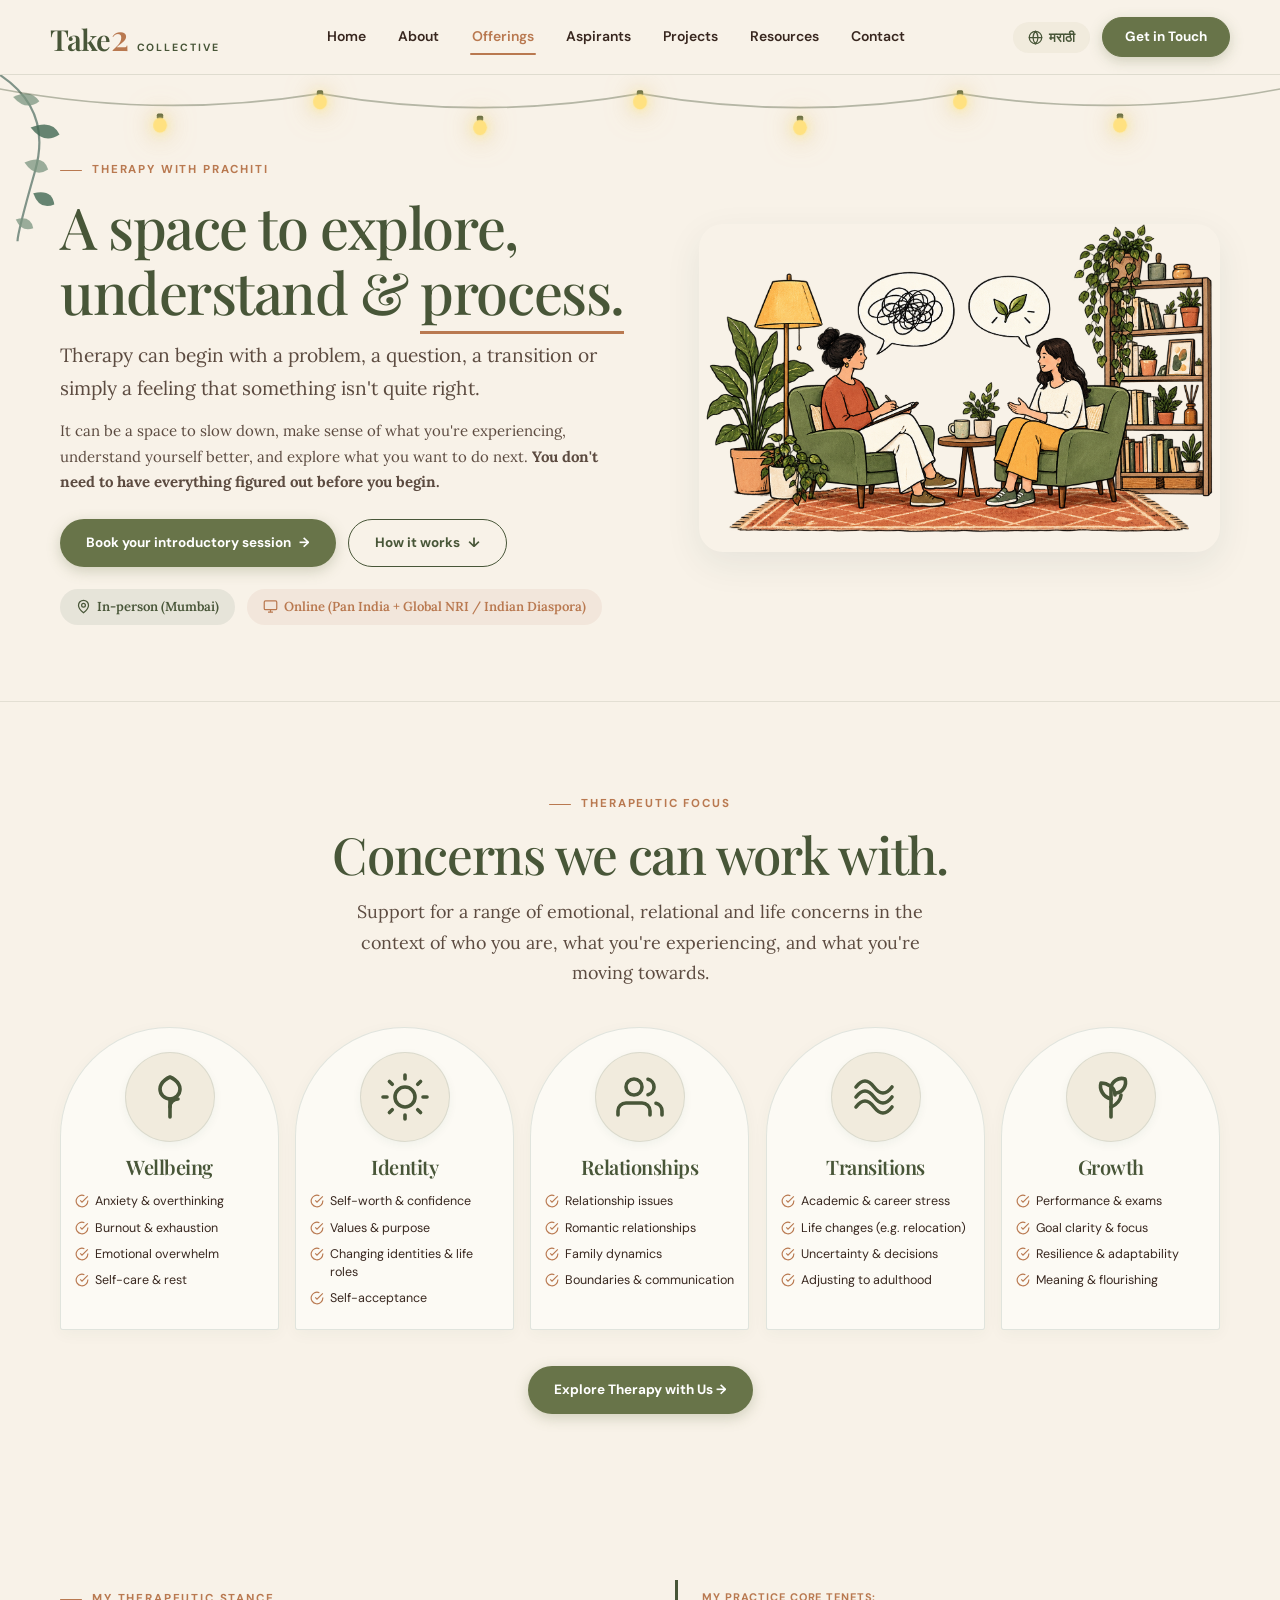
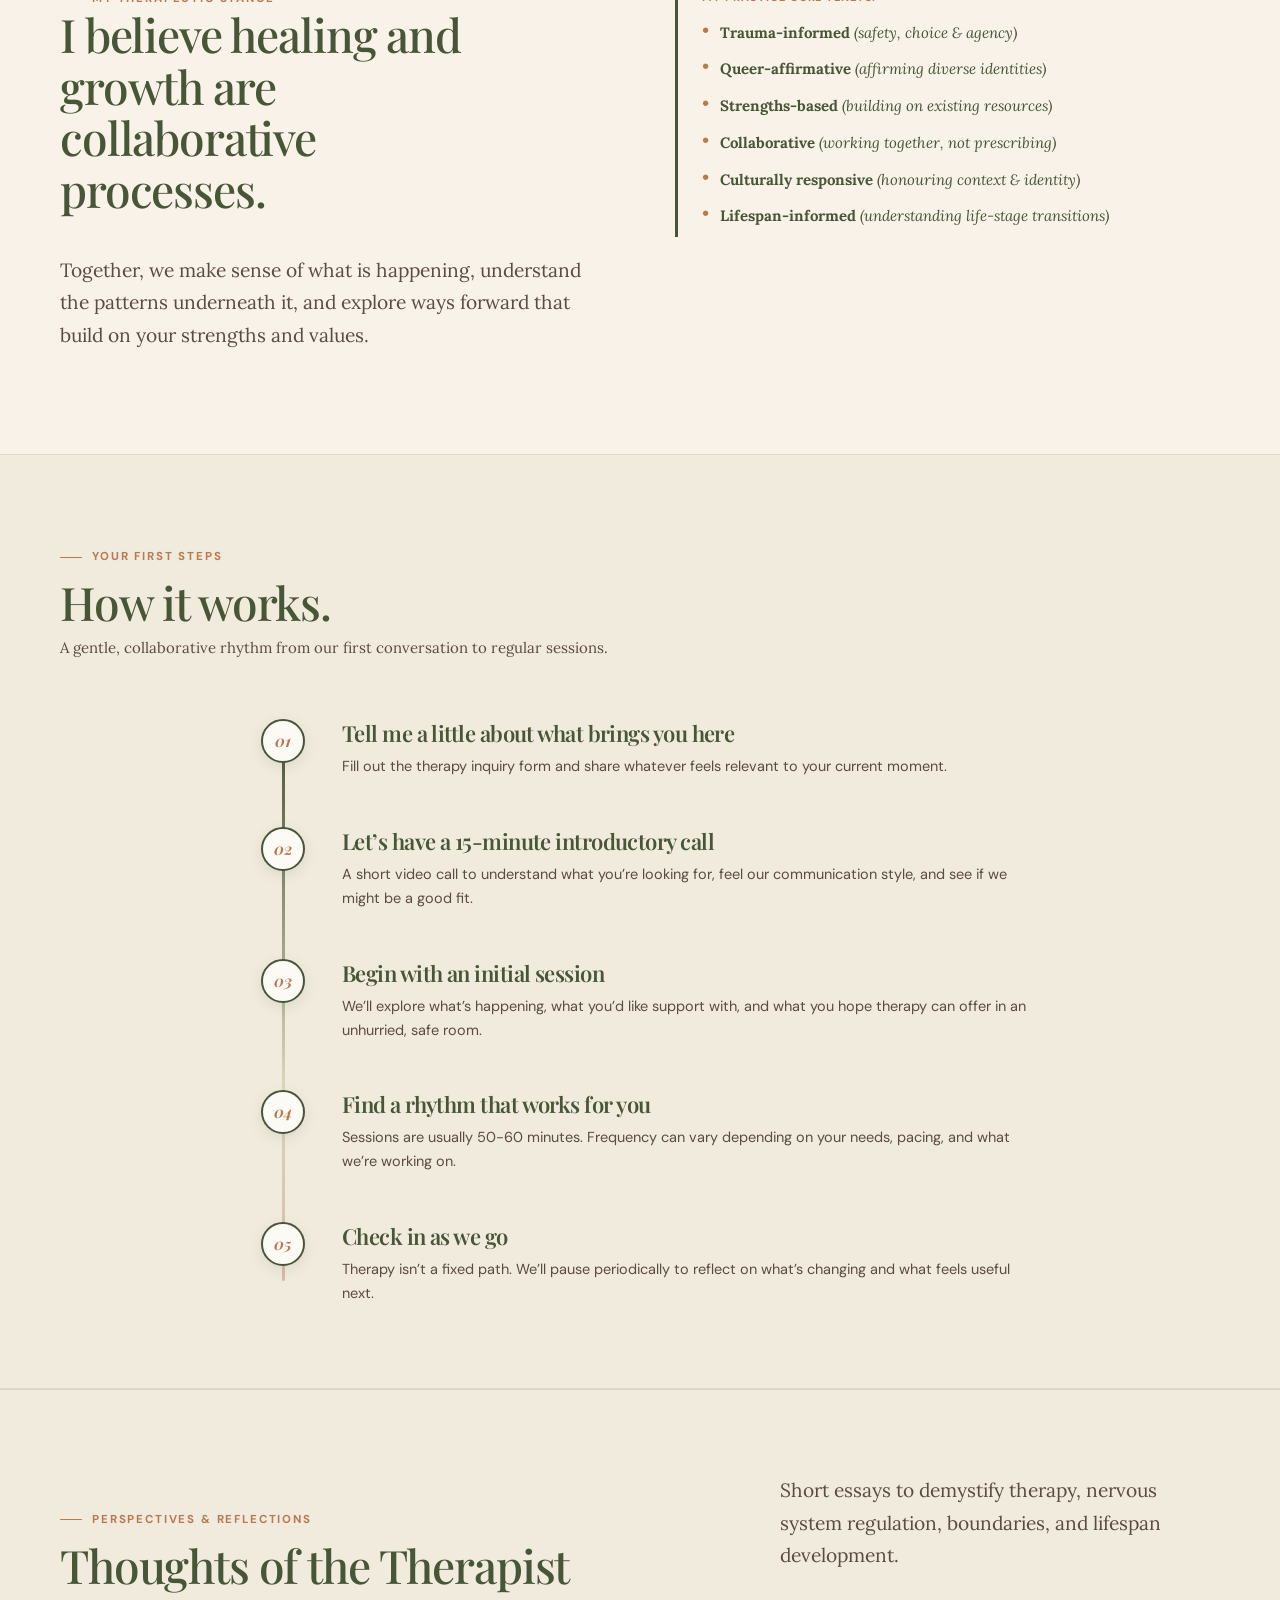
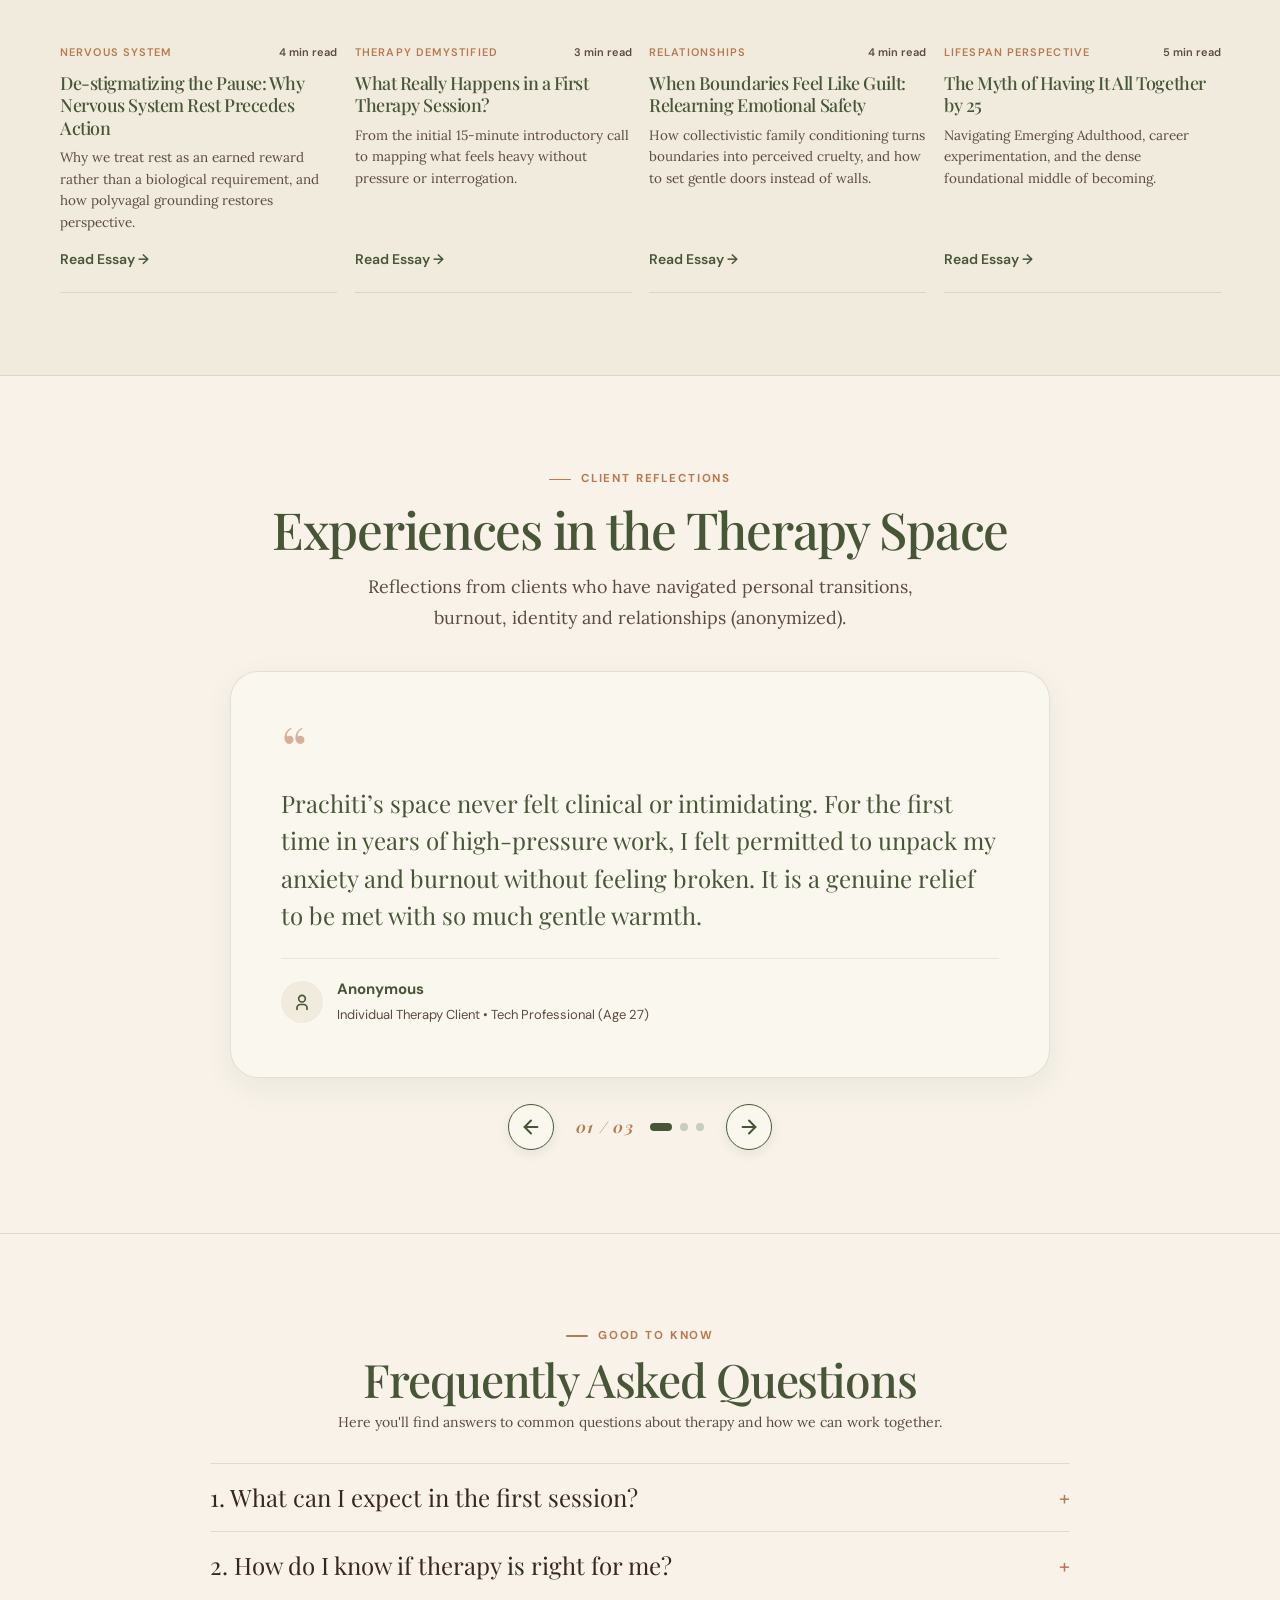
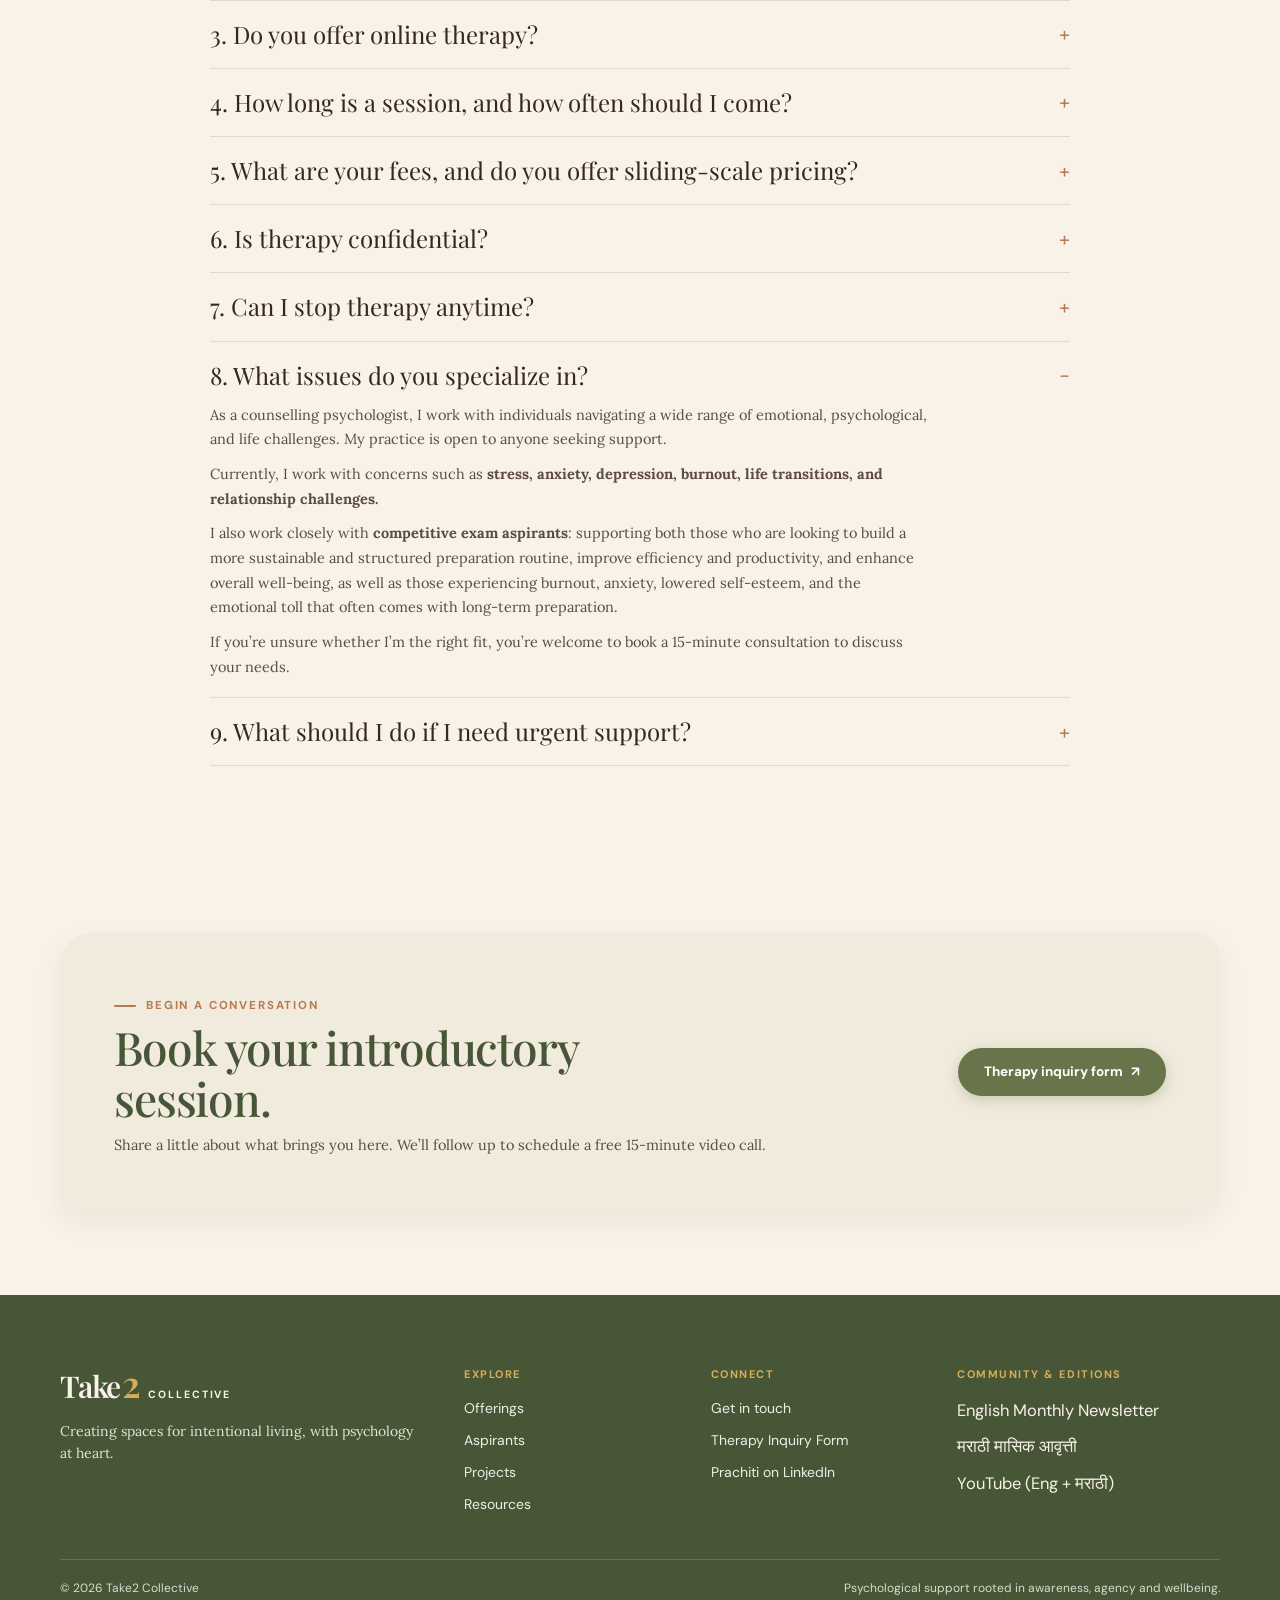
<file: therapy.html>
<!doctype html>
<html lang="en">
<head>
  <meta charset="utf-8">
  <meta name="viewport" content="width=device-width, initial-scale=1">
  <meta name="theme-color" content="#1A463B">
  <title>Therapy with Prachiti | Take2 Collective</title>
  <meta name="description" content="Explore online therapy with Prachiti, a counselling psychologist. Learn about her collaborative approach, 5 segments of adulting, session fees and common questions.">
  <link rel="icon" type="image/svg+xml" href="data:image/svg+xml,%3Csvg xmlns='http://www.w3.org/2000/svg' viewBox='0 0 64 64'%3E%3Crect width='64' height='64' rx='17' fill='%23606C38'/%3E%3Cpath d='M13 42c8-13 16-21 25-22 8-1 13 3 13 9 0 8-9 13-21 16' fill='none' stroke='%23E8DCC7' stroke-width='6' stroke-linecap='round'/%3E%3Ccircle cx='45' cy='17' r='5' fill='%23C66B3D'/%3E%3C/svg%3E">
  <link rel="stylesheet" href="styles.css?v=3.0">
</head>
<body>
  <!-- Top Reading / Flow Progress Indicator -->
  <div class="scroll-progress-line" id="scrollProgressLine" aria-hidden="true"></div>

  <a class="skip" href="#main">Skip to content</a>

  <!-- Header -->
  <header class="site-header" id="siteHeader">
    <div class="header-inner">
      <a class="brand" href="index.html" aria-label="Take2 Collective home">
        Take<span class="brand-mark">2</span><span>Collective</span>
      </a>
      
      <nav class="desktop-nav" aria-label="Main navigation">
        <a href="index.html" data-i18n="nav.home">Home</a>
        <a href="index.html#about-founder" data-i18n="nav.about">About</a>
        <a href="therapy.html" aria-current="page" data-i18n="nav.offerings">Offerings</a>
        <a href="aspirants.html" data-i18n="nav.aspirants">Aspirants</a>
        <a href="projects.html" data-i18n="nav.projects">Projects</a>
        <a href="resources.html" data-i18n="nav.resources">Resources</a>
        <a href="connect.html" data-i18n="nav.contact">Contact</a>
      </nav>

      <div class="header-actions">
        <button type="button" class="lang-toggle-btn" aria-label="Switch language to Marathi">
          <svg width="15" height="15" viewBox="0 0 24 24" fill="none" stroke="currentColor" stroke-width="2" stroke-linecap="round" stroke-linejoin="round">
            <circle cx="12" cy="12" r="10"></circle>
            <line x1="2" y1="12" x2="22" y2="12"></line>
            <path d="M12 2a15.3 15.3 0 0 1 4 10 15.3 15.3 0 0 1-4 10 15.3 15.3 0 0 1-4-10 15.3 15.3 0 0 1 4-10z"></path>
          </svg>
          <span class="lang-label">मराठी</span>
        </button>
        <a class="nav-cta" href="connect.html" data-i18n="nav.cta">Get in Touch</a>
      </div>

      <details class="mobile-nav">
        <summary>Menu</summary>
        <nav aria-label="Mobile navigation">
          <a href="index.html" data-i18n="nav.home">Home</a>
          <a href="index.html#about-founder" data-i18n="nav.about">About</a>
          <a href="therapy.html" aria-current="page" data-i18n="nav.offerings">Offerings</a>
          <a href="aspirants.html" data-i18n="nav.aspirants">Aspirants</a>
          <a href="projects.html" data-i18n="nav.projects">Projects</a>
          <a href="resources.html" data-i18n="nav.resources">Resources</a>
          <a href="connect.html" data-i18n="nav.contact">Contact</a>
          <a class="mobile-cta-btn" href="connect.html">Get in Touch &rarr;</a>
        </nav>
      </details>
    </div>
  </header>

  <main id="main">
    <!-- Hero Section -->
    <section class="page-hero therapy-hero" style="background: var(--sand); border-bottom: 1px solid var(--line); padding: clamp(48px, 6vw, 76px) 0; position: relative; overflow: hidden;">
      <!-- Overhead Fairy Lights Garland -->
      <svg class="fairy-lights-garland" viewBox="0 0 1200 48" preserveAspectRatio="none" aria-hidden="true">
        <defs>
          <radialGradient id="therapyBulbGlow" cx="50%" cy="40%" r="50%">
            <stop offset="0%" stop-color="#FFF9D2" />
            <stop offset="45%" stop-color="#FFE180" />
            <stop offset="100%" stop-color="#E29E2E" />
          </radialGradient>
        </defs>
        <path class="fairy-light-wire" d="M0,12 Q150,38 300,16 Q450,40 600,16 Q750,40 900,16 Q1050,38 1200,12" />
        <g class="fairy-bulb" transform="translate(150, 36)"><rect class="fairy-cap" x="-3" y="-3" width="6" height="5" rx="1.5"/><circle class="fairy-bulb-glass" cx="0" cy="7" r="6.5"/></g>
        <g class="fairy-bulb" transform="translate(300, 16)"><rect class="fairy-cap" x="-3" y="-3" width="6" height="5" rx="1.5"/><circle class="fairy-bulb-glass" cx="0" cy="7" r="6.5"/></g>
        <g class="fairy-bulb" transform="translate(450, 38)"><rect class="fairy-cap" x="-3" y="-3" width="6" height="5" rx="1.5"/><circle class="fairy-bulb-glass" cx="0" cy="7" r="6.5"/></g>
        <g class="fairy-bulb" transform="translate(600, 16)"><rect class="fairy-cap" x="-3" y="-3" width="6" height="5" rx="1.5"/><circle class="fairy-bulb-glass" cx="0" cy="7" r="6.5"/></g>
        <g class="fairy-bulb" transform="translate(750, 38)"><rect class="fairy-cap" x="-3" y="-3" width="6" height="5" rx="1.5"/><circle class="fairy-bulb-glass" cx="0" cy="7" r="6.5"/></g>
        <g class="fairy-bulb" transform="translate(900, 16)"><rect class="fairy-cap" x="-3" y="-3" width="6" height="5" rx="1.5"/><circle class="fairy-bulb-glass" cx="0" cy="7" r="6.5"/></g>
        <g class="fairy-bulb" transform="translate(1050, 36)"><rect class="fairy-cap" x="-3" y="-3" width="6" height="5" rx="1.5"/><circle class="fairy-bulb-glass" cx="0" cy="7" r="6.5"/></g>
      </svg>

      <!-- Corner Botanical Vines -->
      <svg class="botanical-vine-corner botanical-vine-left" viewBox="0 0 160 200" fill="none" aria-hidden="true">
        <path d="M0,0 Q60,40 40,110 T20,190" stroke="#1B453A" stroke-width="2.5" opacity="0.6"/>
        <path d="M15,25 Q35,15 45,30 Q30,42 15,25 Z" fill="#6D8B74" opacity="0.75"/>
        <path d="M35,60 Q60,50 68,68 Q50,80 35,60 Z" fill="#2E5A44" opacity="0.8"/>
        <path d="M28,100 Q50,90 55,108 Q40,118 28,100 Z" fill="#6D8B74" opacity="0.75"/>
        <path d="M38,135 Q60,130 62,148 Q45,155 38,135 Z" fill="#2E5A44" opacity="0.8"/>
        <path d="M18,165 Q35,160 38,175 Q25,180 18,165 Z" fill="#6D8B74" opacity="0.75"/>
      </svg>
      <svg class="botanical-vine-corner botanical-vine-right" viewBox="0 0 160 200" fill="none" aria-hidden="true">
        <path d="M0,0 Q60,40 40,110 T20,190" stroke="#1B453A" stroke-width="2.5" opacity="0.6"/>
        <path d="M15,25 Q35,15 45,30 Q30,42 15,25 Z" fill="#6D8B74" opacity="0.75"/>
        <path d="M35,60 Q60,50 68,68 Q50,80 35,60 Z" fill="#2E5A44" opacity="0.8"/>
        <path d="M28,100 Q50,90 55,108 Q40,118 28,100 Z" fill="#6D8B74" opacity="0.75"/>
        <path d="M38,135 Q60,130 62,148 Q45,155 38,135 Z" fill="#2E5A44" opacity="0.8"/>
        <path d="M18,165 Q35,160 38,175 Q25,180 18,165 Z" fill="#6D8B74" opacity="0.75"/>
      </svg>

      <div class="wrap therapy-hero-grid" style="display: grid; grid-template-columns: 1.05fr 0.95fr; align-items: center; gap: clamp(28px, 5vw, 64px); position: relative; z-index: 2;">
        <div class="therapy-hero-copy reveal-on-scroll">
          <span class="eyebrow">Therapy with Prachiti</span>
          <h1 style="font-size: clamp(38px, 4.5vw, 62px); margin: 14px 0 16px;">
            A space to explore, understand &amp; <span style="border-bottom: 3px solid var(--terra); padding-bottom: 2px;">process.</span>
          </h1>
          <p class="lead" style="margin-bottom: 14px;">
            Therapy can begin with a problem, a question, a transition or simply a feeling that something isn't quite right.
          </p>
          <p style="font-size: 15px; color: var(--muted); margin-bottom: 20px;">
            It can be a space to slow down, make sense of what you're experiencing, understand yourself better, and explore what you want to do next. <strong>You don't need to have everything figured out before you begin.</strong>
          </p>

          <div class="button-row">
            <a class="button button-primary" href="https://forms.gle/K35eiPrayfF6hj1S9" target="_blank" rel="noopener noreferrer">
              Book your introductory session <span aria-hidden="true">&rarr;</span>
            </a>
            <a class="button button-outline" href="#how-it-works">
              How it works <span aria-hidden="true">&darr;</span>
            </a>
          </div>

          <!-- Location & Format Badges (from Mockup) -->
          <div style="display: flex; gap: 12px; margin-top: 22px; flex-wrap: wrap;">
            <span style="background: rgba(27,69,58,0.08); padding: 7px 16px; border-radius: var(--radius-pill); font-size: 13px; font-weight: 600; color: var(--moss); display: inline-flex; align-items: center; gap: 6px;">
              <svg width="15" height="15" viewBox="0 0 24 24" fill="none" stroke="currentColor" stroke-width="2"><path d="M20 10c0 6-8 12-8 12s-8-6-8-12a8 8 0 0 1 16 0Z"/><circle cx="12" cy="10" r="3"/></svg>
              In-person (Mumbai)
            </span>
            <span style="background: rgba(184,111,88,0.09); padding: 7px 16px; border-radius: var(--radius-pill); font-size: 13px; font-weight: 600; color: var(--terra); display: inline-flex; align-items: center; gap: 6px;">
              <svg width="15" height="15" viewBox="0 0 24 24" fill="none" stroke="currentColor" stroke-width="2"><rect width="20" height="14" x="2" y="3" rx="2"/><line x1="8" y1="21" x2="16" y2="21"/><line x1="12" y1="17" x2="12" y2="21"/></svg>
              Online (Pan India + Global NRI / Indian Diaspora)
            </span>
          </div>
        </div>
        <figure class="reveal-on-scroll reveal-slide-right" style="margin: 0; border-radius: var(--radius-soft); overflow: hidden; box-shadow: 0 12px 36px rgba(27, 69, 58, 0.08);">
          <img src="therapy-illustration.png" alt="Two people talking in a welcoming room filled with plants and warm light" width="1581" height="995">
        </figure>
      </div>
    </section>

    <!-- Concerns We Can Work With (5 Arched Illustrated Cards from Mockup) -->
    <section class="section concerns-section" id="concerns-we-work-with">
      <div class="wrap">
        <div class="centered-heading reveal-on-scroll">
          <span class="eyebrow">Therapeutic Focus</span>
          <h2>Concerns we can work with.</h2>
          <p style="margin-top: 8px;">
            Support for a range of emotional, relational and life concerns in the context of who you are, what you're experiencing, and what you're moving towards.
          </p>
        </div>

        <div class="concerns-cards-row reveal-stagger">
          <!-- 01 Wellbeing -->
          <article class="concern-arch-card reveal-on-scroll" data-open-article="pause-regulation" title="Click to read short insight">
            <div class="concern-arch-illustration" aria-hidden="true">
              <svg viewBox="0 0 24 24" fill="none" stroke="currentColor" stroke-width="1.8" stroke-linecap="round" stroke-linejoin="round">
                <path d="M12 22v-9"/>
                <path d="M12 13a5 5 0 0 0 5-5c0-4-5-6-5-6s-5 2-5 6a5 5 0 0 0 5 5z"/>
                <path d="M12 17a4 4 0 0 1 4-4"/>
              </svg>
            </div>
            <h3 class="concern-arch-title">Wellbeing</h3>
            <ul class="concern-bullet-list">
              <li>
                <svg viewBox="0 0 24 24" fill="none" stroke="currentColor" stroke-width="2"><path d="M22 11.08V12a10 10 0 1 1-5.93-9.14"/><polyline points="22 4 12 14.01 9 11.01"/></svg>
                <span>Anxiety &amp; overthinking</span>
              </li>
              <li>
                <svg viewBox="0 0 24 24" fill="none" stroke="currentColor" stroke-width="2"><path d="M22 11.08V12a10 10 0 1 1-5.93-9.14"/><polyline points="22 4 12 14.01 9 11.01"/></svg>
                <span>Burnout &amp; exhaustion</span>
              </li>
              <li>
                <svg viewBox="0 0 24 24" fill="none" stroke="currentColor" stroke-width="2"><path d="M22 11.08V12a10 10 0 1 1-5.93-9.14"/><polyline points="22 4 12 14.01 9 11.01"/></svg>
                <span>Emotional overwhelm</span>
              </li>
              <li>
                <svg viewBox="0 0 24 24" fill="none" stroke="currentColor" stroke-width="2"><path d="M22 11.08V12a10 10 0 1 1-5.93-9.14"/><polyline points="22 4 12 14.01 9 11.01"/></svg>
                <span>Self-care &amp; rest</span>
              </li>
            </ul>
          </article>

          <!-- 02 Identity -->
          <article class="concern-arch-card reveal-on-scroll" data-open-article="aspirants-silent-grief" title="Click to read short insight">
            <div class="concern-arch-illustration" aria-hidden="true">
              <svg viewBox="0 0 24 24" fill="none" stroke="currentColor" stroke-width="1.8" stroke-linecap="round" stroke-linejoin="round">
                <circle cx="12" cy="12" r="5"/>
                <path d="M12 1v2M12 21v2M4.22 4.22l1.42 1.42M18.36 18.36l1.42 1.42M1 12h2M21 12h2M4.22 19.78l1.42-1.42M18.36 5.64l1.42-1.42"/>
              </svg>
            </div>
            <h3 class="concern-arch-title">Identity</h3>
            <ul class="concern-bullet-list">
              <li>
                <svg viewBox="0 0 24 24" fill="none" stroke="currentColor" stroke-width="2"><path d="M22 11.08V12a10 10 0 1 1-5.93-9.14"/><polyline points="22 4 12 14.01 9 11.01"/></svg>
                <span>Self-worth &amp; confidence</span>
              </li>
              <li>
                <svg viewBox="0 0 24 24" fill="none" stroke="currentColor" stroke-width="2"><path d="M22 11.08V12a10 10 0 1 1-5.93-9.14"/><polyline points="22 4 12 14.01 9 11.01"/></svg>
                <span>Values &amp; purpose</span>
              </li>
              <li>
                <svg viewBox="0 0 24 24" fill="none" stroke="currentColor" stroke-width="2"><path d="M22 11.08V12a10 10 0 1 1-5.93-9.14"/><polyline points="22 4 12 14.01 9 11.01"/></svg>
                <span>Changing identities &amp; life roles</span>
              </li>
              <li>
                <svg viewBox="0 0 24 24" fill="none" stroke="currentColor" stroke-width="2"><path d="M22 11.08V12a10 10 0 1 1-5.93-9.14"/><polyline points="22 4 12 14.01 9 11.01"/></svg>
                <span>Self-acceptance</span>
              </li>
            </ul>
          </article>

          <!-- 03 Relationships -->
          <article class="concern-arch-card reveal-on-scroll" data-open-article="boundaries-guilt" title="Click to read short insight">
            <div class="concern-arch-illustration" aria-hidden="true">
              <svg viewBox="0 0 24 24" fill="none" stroke="currentColor" stroke-width="1.8" stroke-linecap="round" stroke-linejoin="round">
                <path d="M17 21v-2a4 4 0 0 0-4-4H5a4 4 0 0 0-4 4v2"/>
                <circle cx="9" cy="7" r="4"/>
                <path d="M23 21v-2a4 4 0 0 0-3-3.87"/>
                <path d="M16 3.13a4 4 0 0 1 0 7.75"/>
              </svg>
            </div>
            <h3 class="concern-arch-title">Relationships</h3>
            <ul class="concern-bullet-list">
              <li>
                <svg viewBox="0 0 24 24" fill="none" stroke="currentColor" stroke-width="2"><path d="M22 11.08V12a10 10 0 1 1-5.93-9.14"/><polyline points="22 4 12 14.01 9 11.01"/></svg>
                <span>Relationship issues</span>
              </li>
              <li>
                <svg viewBox="0 0 24 24" fill="none" stroke="currentColor" stroke-width="2"><path d="M22 11.08V12a10 10 0 1 1-5.93-9.14"/><polyline points="22 4 12 14.01 9 11.01"/></svg>
                <span>Romantic relationships</span>
              </li>
              <li>
                <svg viewBox="0 0 24 24" fill="none" stroke="currentColor" stroke-width="2"><path d="M22 11.08V12a10 10 0 1 1-5.93-9.14"/><polyline points="22 4 12 14.01 9 11.01"/></svg>
                <span>Family dynamics</span>
              </li>
              <li>
                <svg viewBox="0 0 24 24" fill="none" stroke="currentColor" stroke-width="2"><path d="M22 11.08V12a10 10 0 1 1-5.93-9.14"/><polyline points="22 4 12 14.01 9 11.01"/></svg>
                <span>Boundaries &amp; communication</span>
              </li>
            </ul>
          </article>

          <!-- 04 Transitions -->
          <article class="concern-arch-card reveal-on-scroll" data-open-article="aspirants-silent-grief" title="Click to read short insight">
            <div class="concern-arch-illustration" aria-hidden="true">
              <svg viewBox="0 0 24 24" fill="none" stroke="currentColor" stroke-width="1.8" stroke-linecap="round" stroke-linejoin="round">
                <path d="M2 12c3-4 6-4 9 0s6 4 9 0"/>
                <path d="M2 17c3-4 6-4 9 0s6 4 9 0"/>
                <path d="M2 7c3-4 6-4 9 0s6 4 9 0"/>
              </svg>
            </div>
            <h3 class="concern-arch-title">Transitions</h3>
            <ul class="concern-bullet-list">
              <li>
                <svg viewBox="0 0 24 24" fill="none" stroke="currentColor" stroke-width="2"><path d="M22 11.08V12a10 10 0 1 1-5.93-9.14"/><polyline points="22 4 12 14.01 9 11.01"/></svg>
                <span>Academic &amp; career stress</span>
              </li>
              <li>
                <svg viewBox="0 0 24 24" fill="none" stroke="currentColor" stroke-width="2"><path d="M22 11.08V12a10 10 0 1 1-5.93-9.14"/><polyline points="22 4 12 14.01 9 11.01"/></svg>
                <span>Life changes (e.g. relocation)</span>
              </li>
              <li>
                <svg viewBox="0 0 24 24" fill="none" stroke="currentColor" stroke-width="2"><path d="M22 11.08V12a10 10 0 1 1-5.93-9.14"/><polyline points="22 4 12 14.01 9 11.01"/></svg>
                <span>Uncertainty &amp; decisions</span>
              </li>
              <li>
                <svg viewBox="0 0 24 24" fill="none" stroke="currentColor" stroke-width="2"><path d="M22 11.08V12a10 10 0 1 1-5.93-9.14"/><polyline points="22 4 12 14.01 9 11.01"/></svg>
                <span>Adjusting to adulthood</span>
              </li>
            </ul>
          </article>

          <!-- 05 Growth -->
          <article class="concern-arch-card reveal-on-scroll" data-open-article="bharatanatyam-somatics" title="Click to read short insight">
            <div class="concern-arch-illustration" aria-hidden="true">
              <svg viewBox="0 0 24 24" fill="none" stroke="currentColor" stroke-width="1.8" stroke-linecap="round" stroke-linejoin="round">
                <path d="M12 22V8"/>
                <path d="M12 8C12 4 16 2 19 3c1 3-1 7-5 7"/>
                <path d="M12 13c-4-1-6-5-5-8 3 0 7 2 7 6"/>
                <path d="M12 17c3-1 5-4 5-6"/>
              </svg>
            </div>
            <h3 class="concern-arch-title">Growth</h3>
            <ul class="concern-bullet-list">
              <li>
                <svg viewBox="0 0 24 24" fill="none" stroke="currentColor" stroke-width="2"><path d="M22 11.08V12a10 10 0 1 1-5.93-9.14"/><polyline points="22 4 12 14.01 9 11.01"/></svg>
                <span>Performance &amp; exams</span>
              </li>
              <li>
                <svg viewBox="0 0 24 24" fill="none" stroke="currentColor" stroke-width="2"><path d="M22 11.08V12a10 10 0 1 1-5.93-9.14"/><polyline points="22 4 12 14.01 9 11.01"/></svg>
                <span>Goal clarity &amp; focus</span>
              </li>
              <li>
                <svg viewBox="0 0 24 24" fill="none" stroke="currentColor" stroke-width="2"><path d="M22 11.08V12a10 10 0 1 1-5.93-9.14"/><polyline points="22 4 12 14.01 9 11.01"/></svg>
                <span>Resilience &amp; adaptability</span>
              </li>
              <li>
                <svg viewBox="0 0 24 24" fill="none" stroke="currentColor" stroke-width="2"><path d="M22 11.08V12a10 10 0 1 1-5.93-9.14"/><polyline points="22 4 12 14.01 9 11.01"/></svg>
                <span>Meaning &amp; flourishing</span>
              </li>
            </ul>
          </article>
        </div>

        <div style="text-align: center; margin-top: 36px;">
          <a class="button button-primary" href="https://forms.gle/K35eiPrayfF6hj1S9" target="_blank" rel="noopener noreferrer">
            Explore Therapy with Us &rarr;
          </a>
        </div>
      </div>
    </section>

    <!-- My Therapeutic Stance (Flowing & Unboxed) -->
    <section class="section">
      <div class="wrap split reveal-on-scroll" style="align-items: start;">
        <div>
          <span class="eyebrow">My Therapeutic Stance</span>
          <h2>I believe healing and growth are collaborative processes.</h2>
          <p class="lead" style="margin-top: 14px;">
            Together, we make sense of what is happening, understand the patterns underneath it, and explore ways forward that build on your strengths and values.
          </p>
        </div>
        <div class="therapeutic-stance-flow">
          <span class="small-label" style="display: block; margin-bottom: 14px; color: var(--terra); letter-spacing: 0.08em;">My Practice Core Tenets:</span>
          <ul class="stance-tenets-list">
            <li><strong>Trauma-informed</strong> <em>(safety, choice &amp; agency)</em></li>
            <li><strong>Queer-affirmative</strong> <em>(affirming diverse identities)</em></li>
            <li><strong>Strengths-based</strong> <em>(building on existing resources)</em></li>
            <li><strong>Collaborative</strong> <em>(working together, not prescribing)</em></li>
            <li><strong>Culturally responsive</strong> <em>(honouring context &amp; identity)</em></li>
            <li><strong>Lifespan-informed</strong> <em>(understanding life-stage transitions)</em></li>
          </ul>
        </div>
      </div>
    </section>

    <!-- How It Works: Vertical Botanical Timeline Flow -->
    <section class="section therapy-timeline-section" id="how-it-works">
      <div class="wrap">
        <div class="section-head reveal-on-scroll">
          <div>
            <span class="eyebrow">Your First Steps</span>
            <h2>How it works.</h2>
            <p style="color: var(--muted); font-size: 15px; margin-top: 6px;">A gentle, collaborative rhythm from our first conversation to regular sessions.</p>
          </div>
        </div>

        <div class="therapy-timeline reveal-stagger">
          <div class="therapy-timeline-stem" aria-hidden="true"></div>

          <!-- Step 01 -->
          <div class="timeline-step reveal-on-scroll">
            <div class="timeline-node">
              <span class="timeline-num">01</span>
            </div>
            <div class="timeline-content">
              <h3>Tell me a little about what brings you here</h3>
              <p>Fill out the therapy inquiry form and share whatever feels relevant to your current moment.</p>
            </div>
          </div>

          <!-- Step 02 -->
          <div class="timeline-step reveal-on-scroll">
            <div class="timeline-node">
              <span class="timeline-num">02</span>
            </div>
            <div class="timeline-content">
              <h3>Let’s have a 15-minute introductory call</h3>
              <p>A short video call to understand what you’re looking for, feel our communication style, and see if we might be a good fit.</p>
            </div>
          </div>

          <!-- Step 03 -->
          <div class="timeline-step reveal-on-scroll">
            <div class="timeline-node">
              <span class="timeline-num">03</span>
            </div>
            <div class="timeline-content">
              <h3>Begin with an initial session</h3>
              <p>We’ll explore what’s happening, what you’d like support with, and what you hope therapy can offer in an unhurried, safe room.</p>
            </div>
          </div>

          <!-- Step 04 -->
          <div class="timeline-step reveal-on-scroll">
            <div class="timeline-node">
              <span class="timeline-num">04</span>
            </div>
            <div class="timeline-content">
              <h3>Find a rhythm that works for you</h3>
              <p>Sessions are usually 50-60 minutes. Frequency can vary depending on your needs, pacing, and what we’re working on.</p>
            </div>
          </div>

          <!-- Step 05 -->
          <div class="timeline-step reveal-on-scroll">
            <div class="timeline-node">
              <span class="timeline-num">05</span>
            </div>
            <div class="timeline-content">
              <h3>Check in as we go</h3>
              <p>Therapy isn’t a fixed path. We’ll pause periodically to reflect on what’s changing and what feels useful next.</p>
            </div>
          </div>
        </div>
      </div>
    </section>

    <!-- Thoughts of the Therapist (Client Feedback Requirement) -->
    <section class="section journal-section">
      <div class="wrap">
        <div class="section-head reveal-on-scroll">
          <div>
            <span class="eyebrow">Perspectives &amp; Reflections</span>
            <h2>Thoughts of the Therapist</h2>
          </div>
          <p class="lead" style="max-width: 440px;">
            Short essays to demystify therapy, nervous system regulation, boundaries, and lifespan development.
          </p>
        </div>

        <div class="articles-grid reveal-stagger">
          <article class="article-card reveal-on-scroll">
            <div class="article-meta">
              <span class="article-category">Nervous System</span>
              <span>4 min read</span>
            </div>
            <h3>De-stigmatizing the Pause: Why Nervous System Rest Precedes Action</h3>
            <p>Why we treat rest as an earned reward rather than a biological requirement, and how polyvagal grounding restores perspective.</p>
            <button type="button" class="article-read-btn" data-open-article="pause-regulation">Read Essay &rarr;</button>
          </article>

          <article class="article-card reveal-on-scroll">
            <div class="article-meta">
              <span class="article-category">Therapy Demystified</span>
              <span>3 min read</span>
            </div>
            <h3>What Really Happens in a First Therapy Session?</h3>
            <p>From the initial 15-minute introductory call to mapping what feels heavy without pressure or interrogation.</p>
            <button type="button" class="article-read-btn" data-open-article="first-session">Read Essay &rarr;</button>
          </article>

          <article class="article-card reveal-on-scroll">
            <div class="article-meta">
              <span class="article-category">Relationships</span>
              <span>4 min read</span>
            </div>
            <h3>When Boundaries Feel Like Guilt: Relearning Emotional Safety</h3>
            <p>How collectivistic family conditioning turns boundaries into perceived cruelty, and how to set gentle doors instead of walls.</p>
            <button type="button" class="article-read-btn" data-open-article="boundaries-guilt">Read Essay &rarr;</button>
          </article>

          <article class="article-card reveal-on-scroll">
            <div class="article-meta">
              <span class="article-category">Lifespan Perspective</span>
              <span>5 min read</span>
            </div>
            <h3>The Myth of Having It All Together by 25</h3>
            <p>Navigating Emerging Adulthood, career experimentation, and the dense foundational middle of becoming.</p>
            <button type="button" class="article-read-btn" data-open-article="myth-together-25">Read Essay &rarr;</button>
          </article>
        </div>
      </div>
    </section>

    <!-- Testimonials Section: Arrow-Based Testimonial Box Slider (Added on Therapy Page per Brief) -->
    <section class="section testimonials-section" aria-labelledby="therapy-testimonials-title">
      <div class="wrap">
        <div class="centered-heading reveal-on-scroll">
          <span class="eyebrow">Client Reflections</span>
          <h2 id="therapy-testimonials-title">Experiences in the Therapy Space</h2>
          <p>Reflections from clients who have navigated personal transitions, burnout, identity and relationships (anonymized).</p>
        </div>

        <div class="testimonial-slider-wrapper reveal-on-scroll">
          <div class="testimonial-carousel" role="region" aria-label="Therapy Testimonials">
            <!-- Testimonial 01 -->
            <article class="testimonial-slide active" role="group" aria-roledescription="slide" aria-label="1 of 3">
              <div class="testimonial-quote-mark" aria-hidden="true">&ldquo;</div>
              <p class="testimonial-quote">
                Prachiti’s space never felt clinical or intimidating. For the first time in years of high-pressure work, I felt permitted to unpack my anxiety and burnout without feeling broken. It is a genuine relief to be met with so much gentle warmth.
              </p>
              <div class="testimonial-author-row">
                <span class="author-avatar-badge" aria-hidden="true">
                  <svg viewBox="0 0 24 24" fill="none" stroke="currentColor" stroke-width="2" stroke-linecap="round" stroke-linejoin="round">
                    <circle cx="12" cy="8" r="4"/>
                    <path d="M6 21v-2a4 4 0 0 1 4-4h4a4 4 0 0 1 4 4v2"/>
                  </svg>
                </span>
                <div>
                  <div class="author-name">Anonymous</div>
                  <div class="author-context">Individual Therapy Client &bull; Tech Professional (Age 27)</div>
                </div>
              </div>
            </article>

            <!-- Testimonial 02 -->
            <article class="testimonial-slide" role="group" aria-roledescription="slide" aria-label="2 of 3">
              <div class="testimonial-quote-mark" aria-hidden="true">&ldquo;</div>
              <p class="testimonial-quote">
                Therapy with Prachiti helped me name patterns in my family relationships that I had carried for a decade. The sessions gave me practical tools to set gentle boundaries without drowning in guilt.
              </p>
              <div class="testimonial-author-row">
                <span class="author-avatar-badge" aria-hidden="true">
                  <svg viewBox="0 0 24 24" fill="none" stroke="currentColor" stroke-width="2" stroke-linecap="round" stroke-linejoin="round">
                    <circle cx="12" cy="8" r="4"/>
                    <path d="M6 21v-2a4 4 0 0 1 4-4h4a4 4 0 0 1 4 4v2"/>
                  </svg>
                </span>
                <div>
                  <div class="author-name">Anonymous</div>
                  <div class="author-context">Individual Therapy Client &bull; Mumbai (Age 29)</div>
                </div>
              </div>
            </article>

            <!-- Testimonial 03 -->
            <article class="testimonial-slide" role="group" aria-roledescription="slide" aria-label="3 of 3">
              <div class="testimonial-quote-mark" aria-hidden="true">&ldquo;</div>
              <p class="testimonial-quote">
                The Take2 space gave words to the lonely shame of gap years. It helped me rebuild a sustainable study rhythm while holding onto my self-worth beyond mock exam percentiles. The reduced fees made therapy genuinely accessible when I needed it most.
              </p>
              <div class="testimonial-author-row">
                <span class="author-avatar-badge" aria-hidden="true">
                  <svg viewBox="0 0 24 24" fill="none" stroke="currentColor" stroke-width="2" stroke-linecap="round" stroke-linejoin="round">
                    <circle cx="12" cy="8" r="4"/>
                    <path d="M6 21v-2a4 4 0 0 1 4-4h4a4 4 0 0 1 4 4v2"/>
                  </svg>
                </span>
                <div>
                  <div class="author-name">Anonymous</div>
                  <div class="author-context">Competitive Exam Aspirant &bull; UPSC Journey (Age 25)</div>
                </div>
              </div>
            </article>

            <!-- Arrow Navigation Controls -->
            <div class="testimonial-nav-bar">
              <button type="button" class="carousel-arrow carousel-prev" aria-label="Previous testimonial">
                <svg width="22" height="22" viewBox="0 0 24 24" fill="none" stroke="currentColor" stroke-width="2.2" stroke-linecap="round" stroke-linejoin="round">
                  <line x1="19" y1="12" x2="5" y2="12"></line>
                  <polyline points="12 19 5 12 12 5"></polyline>
                </svg>
              </button>

              <div class="carousel-progress-group">
                <span class="carousel-counter" aria-live="polite">01 / 03</span>
                <div class="carousel-dots" role="tablist" aria-label="Choose testimonial"></div>
              </div>

              <button type="button" class="carousel-arrow carousel-next" aria-label="Next testimonial">
                <svg width="22" height="22" viewBox="0 0 24 24" fill="none" stroke="currentColor" stroke-width="2.2" stroke-linecap="round" stroke-linejoin="round">
                  <line x1="5" y1="12" x2="19" y2="12"></line>
                  <polyline points="12 5 19 12 12 19"></polyline>
                </svg>
              </button>
            </div>
          </div>
        </div>
      </div>
    </section>

    <!-- FAQs Section (All 9 FAQs from Notion!) -->
    <section class="section rule-top" id="faqs">
      <div class="wrap faq">
        <div style="text-align: center; margin-bottom: 28px;">
          <span class="eyebrow">Good to Know</span>
          <h2 style="margin: 8px 0 0;">Frequently Asked Questions</h2>
          <p style="color: var(--muted); font-size: 14px; margin-top: 6px;">Here you'll find answers to common questions about therapy and how we can work together.</p>
        </div>

        <!-- 1 -->
        <details>
          <summary>1. What can I expect in the first session?</summary>
          <p>
            The first session is about understanding your concerns, history, and goals for therapy. It’s a space for you to share as much as you feel comfortable with, and together, we will outline a therapeutic plan that suits your needs.
          </p>
        </details>

        <!-- 2 -->
        <details>
          <summary>2. How do I know if therapy is right for me?</summary>
          <p>
            If you’ve been feeling overwhelmed, stuck, or finding it difficult to navigate your thoughts or emotions, therapy can offer a supportive space to work through it. You don’t need to have a diagnosis to seek support. Therapy is for anyone who wants to better understand themselves and improve their overall well-being.
          </p>
        </details>

        <!-- 3 -->
        <details>
          <summary>3. Do you offer online therapy?</summary>
          <p>
            Yes, I offer online sessions. This allows flexibility and accessibility, especially if you have a busy schedule or prefer therapy from the comfort of your home.
          </p>
        </details>

        <!-- 4 -->
        <details>
          <summary>4. How long is a session, and how often should I come?</summary>
          <p>
            Sessions typically last <strong>50 to 60 minutes</strong>. The frequency depends on your needs: some people prefer 1 or 2 sessions weekly, while others may space them out more as they progress.
          </p>
        </details>

        <!-- 5 -->
        <details>
          <summary>5. What are your fees, and do you offer sliding-scale pricing?</summary>
          <p>
            Individual therapy sessions are typically in the <strong>₹1200 to ₹1500</strong> range per session, depending on availability and current capacity.
          </p>
          <p>
            A reduced fee of <strong>₹800 to ₹1000</strong> is available for competitive exam aspirants who are currently not working.
          </p>
          <p>
            For NRI clients, sessions are in the <strong>₹1500 to ₹2000</strong> range per session.
          </p>
          <p>
            I also hold a limited number of sliding-scale slots based on financial need. These are often full, and a short waitlist may apply. If affordability is a concern, you’re welcome to reach out: we can see what might work.
          </p>
        </details>

        <!-- 6 -->
        <details>
          <summary>6. Is therapy confidential?</summary>
          <p>
            Yes, therapy is strictly confidential. The only exceptions include situations where there is a risk of serious harm to yourself or others, when disclosure is required by law (such as a court order), or when I seek professional supervision. In cases of supervision, any information shared is de-identified to protect your privacy.
          </p>
          <p>
            Confidentiality and its limits are discussed in detail during our first session and are also clearly outlined in the informed consent and therapy agreement shared before we begin working together.
          </p>
        </details>

        <!-- 7 -->
        <details>
          <summary>7. Can I stop therapy anytime?</summary>
          <p>
            Absolutely. Therapy is voluntary, and you can decide when to pause or end it. We can also have a closing session to review progress and discuss ways to maintain your well-being moving forward.
          </p>
        </details>

        <!-- 8 (From Notion!) -->
        <details open>
          <summary>8. What issues do you specialize in?</summary>
          <p>
            As a counselling psychologist, I work with individuals navigating a wide range of emotional, psychological, and life challenges. My practice is open to anyone seeking support.
          </p>
          <p>
            Currently, I work with concerns such as <strong>stress, anxiety, depression, burnout, life transitions, and relationship challenges.</strong>
          </p>
          <p>
            I also work closely with <strong>competitive exam aspirants</strong>: supporting both those who are looking to build a more sustainable and structured preparation routine, improve efficiency and productivity, and enhance overall well-being, as well as those experiencing burnout, anxiety, lowered self-esteem, and the emotional toll that often comes with long-term preparation.
          </p>
          <p>
            If you’re unsure whether I’m the right fit, you’re welcome to book a 15-minute consultation to discuss your needs.
          </p>
        </details>

        <!-- 9 -->
        <details>
          <summary>9. What should I do if I need urgent support?</summary>
          <p>
            I am not a crisis counselor. If you are in immediate distress or facing a crisis, please reach out to a crisis helpline or emergency services in your area. (Check out the verified emergency list on our <a href="resources.html" style="text-decoration: underline; font-weight: 700; color: var(--moss);">Resources page</a>.)
          </p>
        </details>
      </div>
    </section>

    <!-- Inquiry Callout -->
    <section class="section">
      <div class="wrap callout">
        <div>
          <span class="eyebrow">Begin a Conversation</span>
          <h2>Book your introductory session.</h2>
          <p style="margin: 8px 0 0; color: var(--muted); font-size: 14.5px;">
            Share a little about what brings you here. We’ll follow up to schedule a free 15-minute video call.
          </p>
        </div>
        <a class="button button-primary" href="https://forms.gle/K35eiPrayfF6hj1S9" target="_blank" rel="noopener noreferrer">
          Therapy inquiry form <span aria-hidden="true">↗</span>
        </a>
      </div>
    </section>
  </main>

  <!-- Footer -->
  <footer class="site-footer">
    <div class="wrap">
      <div class="footer-grid">
        <div>
          <a class="brand" href="index.html">Take<span class="brand-mark">2</span><span>Collective</span></a>
          <p>Creating spaces for intentional living, with psychology at heart.</p>
        </div>

        <div class="footer-links">
          <strong>Explore</strong>
          <a href="therapy.html">Offerings</a>
          <a href="aspirants.html">Aspirants</a>
          <a href="projects.html">Projects</a>
          <a href="resources.html">Resources</a>
        </div>

        <div class="footer-links">
          <strong>Connect</strong>
          <a href="connect.html">Get in touch</a>
          <a href="https://forms.gle/K35eiPrayfF6hj1S9" target="_blank" rel="noopener noreferrer">Therapy Inquiry Form</a>
          <a href="https://www.linkedin.com/in/prachitimhatre1503" target="_blank" rel="noopener noreferrer">Prachiti on LinkedIn</a>
        </div>

        <div class="footer-links">
          <strong>Community &amp; Editions</strong>
          <span>English Monthly Newsletter</span>
          <span>मराठी मासिक आवृत्ती</span>
          <span>YouTube (Eng + मराठी)</span>
        </div>
      </div>

      <div class="footer-bottom">
        <span>© 2026 Take2 Collective</span>
        <span>Psychological support rooted in awareness, agency and wellbeing.</span>
      </div>
    </div>
  </footer>

  <!-- Article Modal Reader -->
  <div class="take2-modal" id="articleModal" role="dialog" aria-modal="true" aria-hidden="true" aria-labelledby="modalArticleTitle">
    <div class="modal-backdrop"></div>
    <div class="modal-panel">
      <button type="button" class="modal-close-btn" id="closeModalBtn" aria-label="Close article">&times;</button>
      <div class="article-modal-header">
        <div class="article-meta">
          <span class="article-category" id="modalArticleCategory">Category</span>
          <span id="modalArticleTime">Read Time</span>
        </div>
        <h2 id="modalArticleTitle">Article Title</h2>
      </div>
      <div class="article-modal-body" id="modalArticleBody"></div>
    </div>
  </div>

  <script src="script.js?v=3.0"></script>
</body>
</html>
</file>
<file: styles.css>
/* ==========================================================================
   Take2 Collective - Enchanted Botanical Wellness & Sanctuary Stylesheet
   Warm ivory & secondary sand background, deep botanical green & olive accents,
   editorial serif typography, fairy lights with soft twinkle, and organic botanicals.
   ========================================================================== */

@import url('https://fonts.googleapis.com/css2?family=Cormorant+Garamond:ital,wght@0,400;0,500;0,600;0,700;1,400;1,500;1,600&family=DM+Sans:ital,wght@0,400;0,500;0,600;0,700;1,400&family=Fraunces:ital,opsz,wght,SOFT,WONK@0,9..144,300..600,0..100,0..1;1,9..144,300..600,0..100,0..1&family=Lora:ital,wght@0,400;0,500;0,600;1,400;1,500&family=Playfair+Display:ital,wght@0,400;0,500;0,600;0,700;1,400;1,500;1,600&family=Plus+Jakarta+Sans:ital,wght@0,400;0,500;0,600;0,700;1,400&display=swap');

:root {
  /* --- Strict Colour System (Section 2) --- */
  --bg-primary: #F8F2E8;         /* Primary background: warm ivory */
  --bg-secondary: #F1EBDD;       /* Secondary background */
  --sage: #D9D8B9;               /* Sage green */
  --olive: #687449;              /* Primary olive */
  --forest: #485638;             /* Deep botanical green */
  --terra: #B97950;              /* Terracotta */
  --gold: #D6AD54;               /* Warm golden yellow */
  --ink: #38271F;                /* Primary text: deep warm earth */
  --muted: #5C4B40;              /* Muted text with warm undertone */

  /* Backwards-compatible palette aliases */
  --sand: var(--bg-primary);
  --sand-warm: var(--bg-secondary);
  --sand-light: #FCFAF4;
  --oat: var(--bg-secondary);
  --oat-light: var(--bg-primary);
  --sage-soft: rgba(217, 216, 185, 0.45);
  --moss: var(--forest);
  --moss-light: var(--olive);
  --moss-deep: #323D26;
  --terra-soft: #C88A62;
  --amber: var(--gold);
  --subtle-border: rgba(72, 86, 56, 0.14);
  --line: rgba(72, 86, 56, 0.12);
  --line-light: rgba(72, 86, 56, 0.08);
  --soft-shadow: 0 10px 30px rgba(56, 39, 31, 0.06);
  --glow-warm: 0 16px 36px rgba(72, 86, 56, 0.09);
  
  /* --- Premium Editorial Typography (Section 3) --- */
  --serif-display: 'Playfair Display', 'Cormorant Garamond', 'Fraunces', Georgia, serif;
  --serif-heading: 'Cormorant Garamond', 'Playfair Display', Georgia, serif;
  --serif-body: 'Lora', Georgia, serif;
  --sans: 'DM Sans', 'Plus Jakarta Sans', -apple-system, BlinkMacSystemFont, sans-serif;
  
  --radius-pill: 999px;
  --radius-organic: 32px 24px 36px 20px;
  --radius-soft: 24px;
  --radius-md: 16px;
  --radius-sm: 8px;
  --transition: all 0.35s cubic-bezier(0.16, 1, 0.3, 1);
}

*, *::before, *::after {
  box-sizing: border-box;
}

html {
  scroll-behavior: smooth;
  overflow-x: clip;
}

body {
  margin: 0;
  background-color: var(--bg-primary);
  color: var(--ink);
  font-family: var(--serif-body);
  font-size: 16.5px;
  line-height: 1.7;
  -webkit-font-smoothing: antialiased;
  overflow-x: clip;
}

/* --- Top Reading / Flow Progress Indicator --- */
.scroll-progress-line {
  position: fixed;
  top: 0;
  left: 0;
  height: 3.5px;
  width: 0%;
  background: linear-gradient(90deg, var(--terra) 0%, var(--amber) 50%, var(--moss) 100%);
  z-index: 9999;
  transition: width 0.08s ease-out;
  pointer-events: none;
}

img {
  max-width: 100%;
  height: auto;
  display: block;
}

a {
  color: inherit;
  transition: var(--transition);
}

button, a {
  touch-action: manipulation;
}

a:focus-visible, summary:focus-visible, button:focus-visible {
  outline: 2px solid var(--terra);
  outline-offset: 4px;
}

::selection {
  background: var(--sage);
  color: var(--moss);
}

.skip {
  position: absolute;
  left: 16px;
  top: -80px;
  z-index: 100;
  background: var(--sand);
  color: var(--ink);
  padding: 8px 16px;
  border-radius: var(--radius-pill);
  font-family: var(--sans);
  font-weight: 600;
  font-size: 13px;
  box-shadow: var(--soft-shadow);
}
.skip:focus {
  top: 14px;
}

/* --- Layout Containers --- */
.wrap {
  width: min(100% - 44px, 1160px);
  margin-inline: auto;
}

.section {
  padding: clamp(52px, 6.5vw, 84px) 0;
  position: relative;
}

.section-head {
  display: flex;
  align-items: flex-end;
  justify-content: space-between;
  gap: 28px;
  margin-bottom: 36px;
}

.section-head h2 {
  max-width: 660px;
  margin: 10px 0 0;
}

.centered-heading {
  text-align: center;
  max-width: 760px;
  margin: 0 auto 38px;
}

.centered-heading h2 {
  margin: 12px auto 14px;
  font-size: clamp(34px, 4vw, 52px);
}

.centered-heading p {
  max-width: 620px;
  margin: auto;
  color: var(--muted);
  font-size: clamp(16px, 1.4vw, 19.5px);
}

/* --- Free-Flowing Typography --- */
h1, h2, h3, h4, p {
  margin-top: 0;
}

h1, h2, h3, .quote {
  font-family: var(--serif-display);
  font-weight: 500;
  line-height: 1.12;
  letter-spacing: -0.025em;
  color: var(--moss);
}

h1 { font-size: clamp(40px, 4.8vw, 66px); }
h2 { font-size: clamp(32px, 3.6vw, 48px); }
h3 { font-size: clamp(23px, 2.4vw, 34px); }
h4 { font-size: clamp(18px, 1.7vw, 24px); }

.lead {
  font-size: clamp(17px, 1.5vw, 20.5px);
  line-height: 1.7;
  color: var(--muted);
}

.eyebrow {
  display: inline-flex;
  align-items: center;
  gap: 10px;
  color: var(--terra);
  font-family: var(--sans);
  font-size: 11.5px;
  font-weight: 700;
  letter-spacing: 0.16em;
  text-transform: uppercase;
}

.eyebrow::before {
  content: '';
  height: 1.5px;
  width: 22px;
  background: var(--terra);
  border-radius: 99px;
}

.small-label {
  font-family: var(--sans);
  font-size: 11px;
  font-weight: 700;
  letter-spacing: 0.15em;
  text-transform: uppercase;
  color: var(--terra);
}

/* --- Botanical Mark & Divider Element --- */
.botanical-divider {
  display: flex;
  align-items: center;
  justify-content: center;
  gap: 16px;
  margin: 30px auto;
  color: var(--moss);
  opacity: 0.7;
}

.botanical-divider::before,
.botanical-divider::after {
  content: '';
  height: 1px;
  width: 60px;
  background: currentColor;
  opacity: 0.3;
}

/* --- Site Header (Sticky Cozy Navigation with Soft Blur) --- */
.site-header {
  position: sticky;
  top: 0;
  z-index: 100;
  background: rgba(248, 242, 232, 0.94);
  backdrop-filter: blur(12px);
  -webkit-backdrop-filter: blur(12px);
  border-bottom: 1px solid var(--subtle-border);
  transition: box-shadow 0.3s ease;
}

.site-header.is-scrolled {
  box-shadow: 0 6px 24px rgba(27, 69, 58, 0.08);
}

.header-inner {
  max-width: 1360px;
  margin: auto;
  min-height: 74px;
  padding: 0 clamp(20px, 4vw, 50px);
  display: flex;
  align-items: center;
  justify-content: space-between;
  gap: 20px;
}

.brand {
  display: inline-flex;
  align-items: baseline;
  text-decoration: none;
  font-family: var(--serif-display);
  font-size: 29px;
  font-weight: 600;
  line-height: 1;
  letter-spacing: -0.04em;
  color: var(--moss);
}

.brand-mark {
  color: var(--terra);
  font-size: 1.22em;
  font-family: var(--serif-display);
  letter-spacing: -0.08em;
  margin-left: 2px;
}

.brand span:last-child {
  font-family: var(--sans);
  font-size: 10.5px;
  font-weight: 700;
  letter-spacing: 0.18em;
  text-transform: uppercase;
  margin-left: 10px;
  color: var(--moss);
}

.desktop-nav {
  display: flex;
  gap: clamp(16px, 2.2vw, 32px);
  align-items: center;
  font-family: var(--sans);
}

.desktop-nav a {
  text-decoration: none;
  font-size: 14px;
  font-weight: 600;
  color: var(--ink);
  padding: 6px 2px;
  position: relative;
}

.desktop-nav a:hover,
.desktop-nav a[aria-current="page"] {
  color: var(--terra);
}

.desktop-nav a[aria-current="page"]::after {
  content: '';
  position: absolute;
  bottom: 0;
  left: 0;
  right: 0;
  height: 2px;
  background: var(--terra);
  border-radius: 99px;
}

.header-actions {
  display: flex;
  align-items: center;
  gap: 12px;
}

.lang-toggle-btn {
  display: inline-flex;
  align-items: center;
  gap: 6px;
  background: var(--oat);
  color: var(--moss);
  border: none;
  border-radius: var(--radius-pill);
  padding: 7px 15px;
  font-family: var(--sans);
  font-size: 13px;
  font-weight: 700;
  cursor: pointer;
  transition: var(--transition);
}

.lang-toggle-btn:hover {
  background: var(--moss);
  color: var(--sand);
}

.nav-cta {
  background: var(--olive);
  color: #FFFFFF;
  border: 1px solid var(--olive);
  border-radius: var(--radius-pill);
  padding: 8px 22px;
  font-family: var(--sans);
  font-size: 13.5px;
  font-weight: 700;
  text-decoration: none;
  display: inline-flex;
  align-items: center;
  justify-content: center;
  box-shadow: 0 4px 14px rgba(104, 116, 73, 0.25);
  transition: var(--transition);
}

.nav-cta:hover {
  background: var(--forest);
  border-color: var(--forest);
  color: #FFFFFF;
  transform: translateY(-1px);
  box-shadow: 0 6px 18px rgba(72, 86, 56, 0.3);
}

.mobile-nav {
  display: none;
}

.mobile-nav summary {
  list-style: none;
  cursor: pointer;
  font-family: var(--sans);
  font-size: 13.5px;
  font-weight: 700;
  padding: 8px 18px;
  border-radius: var(--radius-pill);
  background: var(--bg-secondary);
  color: var(--forest);
  transition: var(--transition);
  display: inline-flex;
  align-items: center;
  gap: 6px;
  border: 1px solid var(--subtle-border);
  user-select: none;
}

.mobile-nav summary:hover {
  background: var(--sage);
  color: var(--forest);
}

.mobile-nav summary::-webkit-details-marker {
  display: none;
}

.mobile-nav[open] nav {
  position: absolute;
  top: 100%;
  left: 0;
  right: 0;
  background: rgba(248, 242, 232, 0.98);
  backdrop-filter: blur(14px);
  -webkit-backdrop-filter: blur(14px);
  border-bottom: 2px solid var(--subtle-border);
  padding: 24px clamp(20px, 5vw, 36px);
  display: grid;
  gap: 6px;
  box-shadow: 0 16px 36px rgba(56, 39, 31, 0.12);
  font-family: var(--sans);
  animation: mobileNavReveal 0.28s cubic-bezier(0.16, 1, 0.3, 1);
}

@keyframes mobileNavReveal {
  from { opacity: 0; transform: translateY(-8px); }
  to { opacity: 1; transform: translateY(0); }
}

.mobile-nav nav a {
  text-decoration: none;
  font-weight: 700;
  font-size: 16px;
  color: var(--forest);
  padding: 12px 14px;
  border-radius: 12px;
  transition: var(--transition);
  display: flex;
  align-items: center;
  justify-content: space-between;
}

.mobile-nav nav a:hover,
.mobile-nav nav a[aria-current="page"] {
  background: var(--sage);
  color: var(--forest);
}

.mobile-nav nav .mobile-cta-btn {
  margin-top: 8px;
  background: var(--olive);
  color: #FFFFFF;
  border-radius: var(--radius-pill);
  justify-content: center;
  font-weight: 700;
  padding: 13px 20px;
  box-shadow: 0 4px 14px rgba(104, 116, 73, 0.25);
}

.mobile-nav nav .mobile-cta-btn:hover {
  background: var(--forest);
  color: #FFFFFF;
}

/* --- Buttons --- */
.button-row {
  display: flex;
  flex-wrap: wrap;
  align-items: center;
  gap: 12px;
  margin-top: 24px;
}

.button {
  display: inline-flex;
  align-items: center;
  justify-content: center;
  gap: 8px;
  min-height: 48px;
  padding: 11px 26px;
  border-radius: var(--radius-pill);
  text-decoration: none;
  font-family: var(--sans);
  font-size: 13.5px;
  font-weight: 700;
  line-height: 1.3;
  transition: var(--transition);
  cursor: pointer;
  border: none;
}

.button:hover {
  transform: translateY(-2px);
}

.button-primary {
  background: var(--moss);
  color: var(--sand);
  box-shadow: 0 4px 14px rgba(27, 69, 58, 0.2);
}

.button-primary:hover {
  background: var(--moss-deep);
  box-shadow: var(--soft-shadow);
}

.button-outline {
  border: 1.5px solid var(--moss);
  background: transparent;
  color: var(--moss);
}

.button-outline:hover {
  background: var(--oat);
}

.text-link {
  display: inline-flex;
  align-items: center;
  gap: 6px;
  font-family: var(--sans);
  font-size: 13px;
  font-weight: 700;
  text-decoration: none;
  border-bottom: 1px solid currentColor;
  padding-bottom: 2px;
  transition: var(--transition);
}

.text-link:hover {
  color: var(--terra);
  border-color: var(--terra);
  transform: translateX(2px);
}

/* --- HERO SECTION (Warm Cozy Watercolor Showcase) --- */
.home-hero,
.home-hero-cozy {
  position: relative;
  overflow: hidden;
  background: var(--bg-primary);
  border-bottom: 1px solid var(--subtle-border);
  padding: clamp(24px, 3.5vw, 44px) 0 clamp(32px, 4vw, 54px);
  text-align: center;
}

.hero-tagline-bar {
  font-family: var(--serif-display);
  font-size: clamp(16px, 1.55vw, 20px);
  font-style: italic;
  color: #455B3E;
  margin: 0 auto 18px;
  max-width: 860px;
  line-height: 1.5;
  letter-spacing: 0.015em;
  font-weight: 500;
}

/* ==========================================================================
   AUTHENTIC ILLUSTRATED ROOM HERO (NO STATIC SCREENSHOTS)
   Responsive composition of vintage window, shelf, lantern, lounge furniture,
   circular jute rug, and central editorial typography.
   ========================================================================== */

.hero-room-container {
  position: relative;
  z-index: 2;
  max-width: 1160px;
  margin: 0 auto;
}

.hero-room-stage {
  display: grid;
  grid-template-columns: 220px 1fr 220px;
  align-items: center;
  gap: clamp(16px, 2.5vw, 36px);
  margin: 0 auto 16px;
  position: relative;
}

/* --- Left Side: Vintage Wooden Window + Potted Plant --- */
.hero-window-wrapper {
  position: relative;
  width: 100%;
  max-width: 220px;
  display: flex;
  flex-direction: column;
  align-items: flex-start;
  justify-content: flex-end;
}

.vintage-window-svg {
  width: 100%;
  height: auto;
  display: block;
  filter: drop-shadow(0 12px 28px rgba(72, 86, 56, 0.1));
}

.window-floor-plant-svg {
  position: absolute;
  bottom: -14px;
  left: 14px;
  width: 135px;
  height: auto;
  z-index: 3;
  filter: drop-shadow(0 8px 16px rgba(56, 39, 31, 0.12));
  transition: transform 0.35s ease;
}

.hero-window-wrapper:hover .window-floor-plant-svg {
  transform: scale(1.03) rotate(-1deg);
}

/* --- Right Side: Floating Shelf + Floor Lantern --- */
.hero-shelf-wrapper {
  position: relative;
  width: 100%;
  max-width: 220px;
  display: flex;
  flex-direction: column;
  align-items: flex-end;
  justify-content: space-between;
}

.floating-shelf-svg {
  width: 100%;
  height: auto;
  display: block;
  filter: drop-shadow(0 10px 22px rgba(72, 86, 56, 0.08));
}

.floor-lantern-block {
  position: relative;
  width: 90px;
  margin-top: 16px;
  margin-right: 24px;
}

.floor-lantern-svg {
  width: 100%;
  height: auto;
  position: relative;
  z-index: 2;
  filter: drop-shadow(0 6px 14px rgba(214, 173, 84, 0.25));
}

.lantern-glow-pulse {
  position: absolute;
  top: 35%;
  left: 15%;
  width: 70%;
  height: 60%;
  background: radial-gradient(circle, rgba(255, 225, 128, 0.6) 0%, rgba(214, 173, 84, 0.3) 50%, transparent 75%);
  filter: blur(12px);
  z-index: 1;
  animation: lanternGlow 3.5s ease-in-out infinite alternate;
}

@keyframes lanternGlow {
  0% {
    opacity: 0.7;
    transform: scale(0.95);
  }
  100% {
    opacity: 1;
    transform: scale(1.1);
  }
}

.floor-lantern-svg path[d*="M55,75"] {
  transform-origin: 55px 75px;
  animation: candleFlicker 2.4s ease-in-out infinite alternate;
}

@keyframes candleFlicker {
  0% { transform: scale(1) rotate(-1deg); opacity: 0.9; }
  25% { transform: scale(1.06, 0.95) rotate(1.2deg); opacity: 1; }
  50% { transform: scale(0.96, 1.04) rotate(-0.8deg); opacity: 0.85; }
  75% { transform: scale(1.04, 1.02) rotate(1.5deg); opacity: 0.95; }
  100% { transform: scale(1) rotate(0deg); opacity: 0.9; }
}

/* --- Center Editorial Content --- */
.hero-center-content {
  display: flex;
  flex-direction: column;
  align-items: center;
  text-align: center;
  position: relative;
  z-index: 5;
  padding: 0 10px;
}

.hero-brand-title {
  font-family: var(--serif-display);
  font-size: clamp(38px, 4.4vw, 64px);
  color: var(--ink);
  line-height: 1.1;
  margin: 0 0 10px;
  font-weight: 600;
  letter-spacing: -0.02em;
  display: inline-flex;
  align-items: baseline;
  justify-content: center;
}

.mark-two-brush {
  position: relative;
  display: inline-flex;
  align-items: center;
  justify-content: center;
  width: clamp(38px, 4.4vw, 64px);
  height: clamp(38px, 4.4vw, 64px);
  margin: 0 4px;
}

.brush-stroke-svg {
  position: absolute;
  width: 100%;
  height: 100%;
  pointer-events: none;
  z-index: 1;
  top: 0;
  left: 0;
}

.two-digit {
  position: relative;
  z-index: 2;
  color: var(--forest);
  font-family: var(--serif-display);
  font-weight: 700;
}

.hero-tagline-wrapper {
  display: flex;
  flex-direction: column;
  align-items: center;
  margin: 2px 0 14px;
}

.hero-tagline-script {
  font-family: var(--serif-display);
  font-style: italic;
  font-size: clamp(22px, 2.5vw, 32px);
  color: var(--forest);
  margin: 0;
  line-height: 1.25;
  font-weight: 500;
}

.leaf-underline-flourish {
  width: clamp(200px, 22vw, 280px);
  height: auto;
  margin-top: 4px;
  display: block;
}

.hero-support-statement {
  display: flex;
  align-items: center;
  justify-content: center;
  gap: 12px;
  margin: 4px auto 22px;
  max-width: 580px;
}

.hero-support-text {
  font-family: var(--sans);
  font-size: clamp(14.5px, 1.25vw, 16.5px);
  color: var(--muted);
  margin: 0;
  line-height: 1.6;
}

.sparkle-accent {
  color: var(--gold);
  font-size: 15px;
  opacity: 0.9;
}

.hero-cta-group {
  display: flex;
  flex-wrap: wrap;
  justify-content: center;
  align-items: center;
  gap: 14px;
  margin-top: 4px;
}

.hero-main-cta {
  background: var(--olive);
  color: #FFFFFF !important;
  border-radius: var(--radius-pill);
  padding: 13px 28px;
  box-shadow: 0 4px 16px rgba(104, 116, 73, 0.28);
  font-weight: 600;
  letter-spacing: 0.02em;
}

.hero-main-cta:hover {
  background: var(--forest);
  transform: translateY(-2px);
  box-shadow: 0 6px 20px rgba(72, 86, 56, 0.35);
}

.hero-secondary-cta {
  border: 1.5px solid var(--forest);
  color: var(--forest) !important;
  background: transparent;
  border-radius: var(--radius-pill);
  padding: 12px 26px;
  font-weight: 600;
}

.hero-secondary-cta:hover {
  background: rgba(72, 86, 56, 0.08);
  transform: translateY(-2px);
}

/* --- Room Lower Panorama: Lounge Furniture & Jute Rug --- */
.hero-lounge-stage {
  position: relative;
  max-width: 860px;
  margin: 20px auto 0;
  padding-bottom: 6px;
}

.jute-rug-container {
  position: absolute;
  bottom: 0;
  left: 50%;
  transform: translateX(-50%);
  width: 100%;
  max-width: 740px;
  z-index: 1;
  pointer-events: none;
}

.jute-rug-svg {
  width: 100%;
  height: auto;
  display: block;
}

.lounge-furniture-flex {
  position: relative;
  z-index: 2;
  display: flex;
  align-items: flex-end;
  justify-content: center;
  gap: clamp(10px, 2.5vw, 28px);
  width: 100%;
}

.lounge-chair-wrap {
  position: relative;
  flex: 0 1 170px;
  max-width: 170px;
}

.lounge-armchair-svg {
  width: 100%;
  height: auto;
  display: block;
  filter: drop-shadow(0 8px 16px rgba(56, 39, 31, 0.08));
}

.chair-right-wrap .lounge-armchair-svg {
  transform: scaleX(-1);
}

.coffee-table-wrap {
  position: relative;
  flex: 0 1 220px;
  max-width: 220px;
  margin-bottom: -4px;
}

.coffee-table-svg {
  width: 100%;
  height: auto;
  display: block;
  filter: drop-shadow(0 8px 18px rgba(56, 39, 31, 0.09));
}

.zafu-cushion-cluster {
  position: absolute;
  bottom: 12px;
  display: flex;
  gap: 6px;
  z-index: 3;
}

.left-cushions {
  left: -12px;
}

.right-cushions {
  right: -12px;
}

.zafu-pillow {
  width: 28px;
  height: 18px;
  border-radius: 50%;
  box-shadow: 0 4px 8px rgba(56, 39, 31, 0.16);
}

.pillow-moss { background: var(--forest); }
.pillow-terra { background: var(--terra); }
.pillow-gold { background: var(--gold); }
.pillow-sage { background: var(--sage); }

/* Animated Steam from Tea Cup */
@keyframes teaSteam {
  0% {
    transform: translateY(0) scaleX(1);
    opacity: 0.6;
  }
  50% {
    transform: translateY(-5px) scaleX(1.15);
    opacity: 0.3;
  }
  100% {
    transform: translateY(-11px) scaleX(0.85);
    opacity: 0;
  }
}

.tea-steam-wisp {
  animation: teaSteam 2.6s ease-out infinite;
}

.steam-2 {
  animation-delay: 1.3s;
}

.sr-only {
  position: absolute;
  width: 1px;
  height: 1px;
  padding: 0;
  margin: -1px;
  overflow: hidden;
  clip: rect(0, 0, 0, 0);
  white-space: nowrap;
  border-width: 0;
}

.home-hero-grid {
  display: grid;
  grid-template-columns: 1.05fr 0.95fr;
  align-items: center;
  gap: clamp(28px, 4.5vw, 64px);
  min-height: 560px;
  padding: clamp(38px, 5vw, 64px) 0;
}

.home-hero-copy {
  position: relative;
  z-index: 2;
}

.hero-kicker-badge {
  display: inline-flex;
  align-items: center;
  gap: 8px;
  color: var(--moss);
  font-family: var(--sans);
  font-size: 11px;
  font-weight: 700;
  letter-spacing: 0.16em;
  text-transform: uppercase;
  margin-bottom: 16px;
}

.home-hero h1 {
  font-size: clamp(38px, 4.6vw, 64px);
  line-height: 1.08;
  letter-spacing: -0.035em;
  margin-bottom: 16px;
  max-width: 660px;
}

.home-hero h1 em {
  font-style: italic;
  font-weight: 400;
  color: var(--terra);
}

.hero-premise {
  font-size: clamp(16.5px, 1.45vw, 19.5px);
  line-height: 1.7;
  color: var(--ink);
  margin-bottom: 12px;
}

.hero-premise strong {
  color: var(--moss);
  font-weight: 600;
}

.hero-collective-desc {
  font-size: 15px;
  line-height: 1.7;
  color: var(--muted);
  margin-bottom: 22px;
  max-width: 580px;
}

.hero-pillars-row {
  display: flex;
  flex-wrap: wrap;
  gap: 8px;
  margin: 16px 0 24px;
}

.pillar-badge {
  display: inline-flex;
  align-items: center;
  gap: 6px;
  background: rgba(223, 234, 214, 0.6);
  border-radius: var(--radius-pill);
  padding: 5px 14px;
  font-family: var(--sans);
  font-size: 12px;
  font-weight: 600;
  color: var(--moss);
}

/* Hero Sanctuary Showcase (Organic Curved Frame, No Boxes) */
.hero-sanctuary-stage {
  position: relative;
  z-index: 1;
  display: flex;
  flex-direction: column;
  align-items: center;
}

.sanctuary-card {
  position: relative;
  width: 100%;
  max-width: 520px;
  background: var(--sand-light);
  border-radius: var(--radius-organic);
  padding: 18px;
  box-shadow: var(--soft-shadow);
  overflow: hidden;
}

.sanctuary-header {
  display: flex;
  align-items: center;
  justify-content: space-between;
  margin-bottom: 12px;
  padding: 0 4px;
}

.sanctuary-badge {
  display: inline-flex;
  align-items: center;
  gap: 6px;
  color: var(--moss);
  font-family: var(--sans);
  font-size: 11px;
  font-weight: 700;
  letter-spacing: 0.1em;
  text-transform: uppercase;
}

.sanctuary-canvas {
  position: relative;
  width: 100%;
  height: 300px;
  border-radius: 24px;
  background: #E8EEDB;
  overflow: hidden;
  display: flex;
  align-items: center;
  justify-content: center;
}

.sanctuary-img {
  position: relative;
  z-index: 2;
  width: 100%;
  height: 100%;
  object-fit: contain;
  object-position: center bottom;
  transition: opacity 0.3s ease, transform 0.4s ease;
}

.space-switcher-tabs {
  display: flex;
  flex-wrap: wrap;
  gap: 6px;
  margin-top: 14px;
  justify-content: center;
}

.space-tab-btn {
  background: rgba(27, 69, 58, 0.06);
  border: none;
  border-radius: var(--radius-pill);
  padding: 6px 13px;
  font-family: var(--sans);
  font-size: 11.5px;
  font-weight: 700;
  color: var(--ink);
  cursor: pointer;
  transition: var(--transition);
}

.space-tab-btn:hover {
  background: var(--oat);
}

.space-tab-btn.active {
  background: var(--moss);
  color: var(--sand);
}

.sanctuary-caption {
  font-family: var(--serif-display);
  font-style: italic;
  font-size: 14px;
  color: var(--muted);
  text-align: center;
  margin-top: 10px;
  min-height: 36px;
  display: flex;
  align-items: center;
  justify-content: center;
}

.falling-leaf {
  position: absolute;
  z-index: 3;
  width: 24px;
  height: auto;
  pointer-events: none;
  opacity: 0;
  animation: leaf-fall 11s linear infinite;
}
.leaf-one { top: -10%; left: 45%; --start-x: 0px; --end-x: 60px; animation-delay: -1s; }
.leaf-two { top: -10%; left: 78%; width: 20px; --start-x: 0px; --end-x: -65px; animation-delay: -5s; animation-duration: 13s; }
.leaf-three { top: -10%; left: 20%; width: 16px; --start-x: 0px; --end-x: 45px; animation-delay: -8s; animation-duration: 15s; }

@keyframes leaf-fall {
  0% { opacity: 0; transform: translate3d(var(--start-x), -20px, 0) rotate(-35deg); }
  10% { opacity: 0.85; }
  85% { opacity: 0.8; }
  100% { opacity: 0; transform: translate3d(var(--end-x), 360px, 0) rotate(240deg); }
}

/* --- THE TAKE TWO PHILOSOPHY: UNBOXED MANIFESTO SCROLL --- */
.philosophy-strip {
  background: var(--sand-warm);
  border-bottom: 1px solid var(--subtle-border);
  padding: clamp(38px, 5vw, 54px) 0;
}

.manifesto-flow {
  display: grid;
  grid-template-columns: 1.15fr 0.85fr;
  align-items: center;
  gap: clamp(28px, 4vw, 48px);
}

.manifesto-lead {
  font-family: var(--serif-display);
  font-size: clamp(22px, 2.3vw, 29px);
  line-height: 1.4;
  color: var(--moss);
  margin-bottom: 14px;
}

.manifesto-lead em {
  font-style: italic;
  color: var(--terra);
  font-weight: 500;
}

.manifesto-copy p {
  font-size: 15px;
  line-height: 1.75;
  color: var(--muted);
  margin: 0;
}

.manifesto-side {
  border-left: 1.5px solid rgba(27, 69, 58, 0.15);
  padding-left: 28px;
}

.manifesto-side-quote {
  font-family: var(--serif-display);
  font-style: italic;
  font-size: 17px;
  line-height: 1.55;
  color: var(--moss);
  margin-bottom: 16px;
}

.manifesto-pillars-list {
  display: flex;
  flex-wrap: wrap;
  gap: 8px;
}

.manifesto-pill {
  font-family: var(--sans);
  font-size: 11px;
  font-weight: 700;
  text-transform: uppercase;
  letter-spacing: 0.08em;
  background: var(--sage);
  color: var(--moss);
  padding: 4px 12px;
  border-radius: var(--radius-pill);
}

/* --- WHAT TAKE2 OFFERS (NATURAL STORY VIGNETTES, NO HARSH BOXES) --- */
.illustrated-offers {
  background: var(--sand);
}

.offers-top {
  display: grid;
  grid-template-columns: 0.9fr 1.1fr;
  align-items: center;
  gap: 28px;
  margin-bottom: 34px;
}

.offers-intro h2 {
  font-size: clamp(32px, 3.8vw, 48px);
  margin: 10px 0 10px;
}

.house-stage {
  position: relative;
  margin: 0;
  text-align: center;
  overflow: hidden;
}

.house-stage::before {
  content: '';
  position: absolute;
  z-index: 0;
  inset: 15% 10% 12%;
  background: #E8EEDB;
  border-radius: 49% 49% 8px 8px;
}

.house-building {
  position: relative;
  z-index: 1;
  display: block;
  width: min(100%, 480px);
  height: auto;
  margin: auto;
  object-fit: contain;
}

.house-stage figcaption {
  position: relative;
  z-index: 3;
  margin-top: 4px;
  color: var(--moss);
  font-family: var(--serif-display);
  font-size: 15px;
  font-style: italic;
}

.offer-gallery {
  display: grid;
  grid-template-columns: repeat(2, minmax(0, 1fr));
  gap: 24px;
}

.offer-story {
  display: block;
  min-width: 0;
  overflow: hidden;
  border-radius: var(--radius-soft);
  background: var(--sand-light);
  text-decoration: none;
  transition: var(--transition);
  box-shadow: var(--soft-shadow);
}

.offer-story:nth-child(2) { background: var(--bg-secondary); }
.offer-story:nth-child(3) { background: #F6EFE5; }
.offer-story:nth-child(4) { background: #F3ECE2; }

.offer-story:hover, .offer-story:focus-visible {
  transform: translateY(-5px);
  box-shadow: var(--glow-warm);
}

.offer-visual {
  position: relative;
  height: clamp(190px, 20vw, 260px);
  display: flex;
  align-items: flex-end;
  justify-content: center;
  overflow: hidden;
  padding: 16px 16px 0;
}

.offer-visual::before {
  content: '';
  position: absolute;
  inset: 12% 10% 3%;
  border-radius: 50% 50% 16% 16%;
  background: rgba(229, 219, 189, 0.45);
}

.workshop-story .offer-visual::before { background: rgba(236, 204, 175, 0.4); }
.projects-story .offer-visual::before { background: rgba(217, 225, 201, 0.5); }
.resources-story .offer-visual::before { background: rgba(237, 213, 190, 0.42); }

.offer-visual > img:first-child {
  position: relative;
  z-index: 1;
  display: block;
  width: 100%;
  height: 100%;
  object-fit: contain;
  object-position: center bottom;
  transition: transform 0.4s ease;
}

.offer-story:hover .offer-visual > img:first-child {
  transform: scale(1.03) translateY(-3px);
}

.cat-tail {
  position: absolute !important;
  z-index: 2;
  width: 12% !important;
  height: auto !important;
  left: 70%;
  top: 58%;
  transform-origin: 18% 64%;
  pointer-events: none;
  animation: tail-swish 4.8s ease-in-out infinite;
}

.offer-story-copy {
  display: grid;
  grid-template-columns: 32px 1fr 28px;
  align-items: start;
  gap: 12px;
  padding: 18px 22px 20px;
  background: rgba(250, 247, 239, 0.9);
  min-height: 114px;
}

.offer-index {
  font-family: var(--serif-display);
  font-size: 24px;
  line-height: 1;
  color: var(--terra);
}

.offer-story h3 {
  font-size: clamp(20px, 1.9vw, 25px);
  line-height: 1.15;
  margin: 0 0 5px;
}

.offer-story p {
  font-size: 13.5px;
  line-height: 1.5;
  color: var(--muted);
  margin: 0;
}

.story-arrow {
  font-size: 18px;
  line-height: 1;
  justify-self: end;
  transition: transform 0.3s ease;
}

.offer-story:hover .story-arrow {
  transform: translate(3px, -3px);
  color: var(--terra);
}

/* ==========================================================================
   THE 5 SEGMENTS OF ADULTING: 100% UNBOXED & FREE-FLOWING
   No boxes, no rigid rectangular cards, no emojis!
   Custom handcrafted botanical elements & fluid literary storytelling.
   ========================================================================== */
.adulting-section {
  background: var(--sand-warm);
  border-block: 1px solid var(--subtle-border);
  position: relative;
}

.adulting-philosophy-quote {
  max-width: 720px;
  margin: -18px auto 44px;
  text-align: center;
  font-family: var(--serif-display);
  font-style: italic;
  font-size: clamp(17px, 1.55vw, 21px);
  line-height: 1.6;
  color: var(--moss);
}

/* 5 Flowing Columns without borders or card enclosures */
.adulting-flow-stream {
  display: grid;
  grid-template-columns: repeat(5, 1fr);
  gap: clamp(20px, 2.5vw, 36px);
  position: relative;
}

/* Seamless decorative horizontal vine guiding the eye */
.adulting-flow-stream::before {
  content: '';
  position: absolute;
  top: 36px;
  left: 6%;
  right: 6%;
  height: 1.5px;
  background: linear-gradient(90deg, transparent 0%, rgba(27, 69, 58, 0.2) 20%, rgba(27, 69, 58, 0.2) 80%, transparent 100%);
  pointer-events: none;
  z-index: 0;
}

.adulting-aspect {
  position: relative;
  z-index: 1;
  display: flex;
  flex-direction: column;
  transition: var(--transition);
}

.adulting-aspect:hover {
  transform: translateY(-4px);
}

.aspect-header {
  display: flex;
  align-items: center;
  gap: 12px;
  margin-bottom: 14px;
}

.aspect-number {
  font-family: var(--serif-display);
  font-style: italic;
  font-size: 26px;
  color: var(--terra);
  line-height: 1;
}

/* Handcrafted botanical emblem placeholder */
.aspect-botanical-symbol {
  width: 44px;
  height: 44px;
  border-radius: 50%;
  background: var(--sand-light);
  display: flex;
  align-items: center;
  justify-content: center;
  color: var(--moss);
  box-shadow: 0 4px 12px rgba(27, 69, 58, 0.08);
}

.aspect-botanical-symbol svg {
  width: 22px;
  height: 22px;
  stroke-width: 1.6;
}

.adulting-aspect h3 {
  font-size: 22px;
  line-height: 1.2;
  margin: 0 0 4px;
  color: var(--moss);
}

.adulting-aspect .aspect-question {
  font-family: var(--serif-display);
  font-style: italic;
  font-size: 14.5px;
  color: var(--terra);
  margin-bottom: 12px;
  line-height: 1.4;
  font-weight: 500;
}

.adulting-aspect .aspect-text {
  font-size: 13.5px;
  line-height: 1.68;
  color: var(--muted);
  margin: 0 0 16px;
  flex-grow: 1;
}

.aspect-tags-cloud {
  display: flex;
  flex-wrap: wrap;
  gap: 6px;
  margin-top: auto;
}

.aspect-tag-pill {
  font-family: var(--sans);
  font-size: 11px;
  font-weight: 600;
  color: var(--moss);
  background: rgba(223, 234, 214, 0.6);
  padding: 3px 9px;
  border-radius: var(--radius-pill);
}

/* --- REGULATION TOOLKIT (FLOWS WITH A SCROLL, UNBOXED) --- */
.toolkit-section {
  background: var(--sand);
  border-bottom: 1px solid var(--subtle-border);
  position: relative;
}

.toolkit-flow-container {
  max-width: 980px;
  margin: 0 auto;
}

.toolkit-jump-nav {
  display: flex;
  flex-wrap: wrap;
  gap: 10px;
  margin-bottom: 34px;
  justify-content: center;
}

.toolkit-jump-chip {
  background: var(--oat);
  color: var(--moss);
  text-decoration: none;
  font-family: var(--sans);
  font-size: 13px;
  font-weight: 700;
  padding: 8px 18px;
  border-radius: var(--radius-pill);
  transition: var(--transition);
  display: inline-flex;
  align-items: center;
  gap: 6px;
}

.toolkit-jump-chip:hover {
  background: var(--moss);
  color: var(--sand);
  transform: translateY(-2px);
}

.toolkit-stream {
  display: flex;
  flex-direction: column;
  gap: 32px;
}

.toolkit-flow-card {
  background: transparent;
  border-radius: 0;
  padding: clamp(24px, 4vw, 36px) 0;
  box-shadow: none;
  border-bottom: 1px dashed rgba(27, 69, 58, 0.18);
  position: relative;
  transition: var(--transition);
  scroll-margin-top: 100px;
}

.toolkit-flow-card:last-child {
  border-bottom: none;
}

.toolkit-flow-card:hover {
  box-shadow: none;
  transform: none;
}

.toolkit-flow-grid {
  display: grid;
  grid-template-columns: 1.18fr 0.82fr;
  gap: clamp(24px, 4vw, 44px);
  align-items: center;
}

.toolkit-step-badge {
  font-family: var(--sans);
  font-size: 11.5px;
  font-weight: 700;
  text-transform: uppercase;
  letter-spacing: 0.12em;
  color: var(--terra);
  margin-bottom: 8px;
}

.toolkit-copy h3 {
  font-size: clamp(22px, 2.2vw, 27px);
  margin-bottom: 10px;
  color: var(--moss);
}

.toolkit-copy p {
  font-size: 15px;
  line-height: 1.7;
  color: var(--muted);
}

.toolkit-steps-list {
  padding-left: 20px;
  margin: 14px 0;
  font-size: 14px;
  color: var(--ink);
  line-height: 1.7;
}

.toolkit-steps-list li {
  margin-bottom: 8px;
}

/* Breathing Bubble Animation (No Emojis, Pure Serenity) */
.breath-bubble-stage {
  display: flex;
  flex-direction: column;
  align-items: center;
  justify-content: center;
  padding: 28px;
  background: var(--sage-soft);
  border-radius: var(--radius-soft);
  min-height: 240px;
  text-align: center;
}

.breath-circle {
  width: 105px;
  height: 105px;
  border-radius: 50%;
  background: var(--moss);
  opacity: 0.88;
  display: flex;
  align-items: center;
  justify-content: center;
  color: var(--sand);
  font-family: var(--serif-display);
  font-size: 14px;
  font-style: italic;
  animation: breathePacer 8s ease-in-out infinite;
  box-shadow: 0 0 24px rgba(27, 69, 58, 0.2);
}

@keyframes breathePacer {
  0%, 100% { transform: scale(1); opacity: 0.7; }
  35% { transform: scale(1.4); opacity: 1; }
  50% { transform: scale(1.48); opacity: 1; }
  55% { transform: scale(1.48); opacity: 1; }
  90% { transform: scale(1); opacity: 0.7; }
}

.breath-label {
  margin-top: 18px;
  font-family: var(--sans);
  font-size: 12.5px;
  font-weight: 700;
  color: var(--moss);
  letter-spacing: 0.05em;
}

/* --- ABOUT THE FOUNDER --- */
.founder-section {
  background: var(--bg-secondary);
  border-block: 1px solid var(--subtle-border);
}

.founder {
  display: grid;
  grid-template-columns: 0.85fr 1.15fr;
  gap: clamp(28px, 6vw, 76px);
  align-items: center;
}

.founder-photo {
  border-radius: var(--radius-organic);
  aspect-ratio: 4 / 4.6;
  overflow: hidden;
  box-shadow: var(--soft-shadow);
}

.founder-photo img {
  width: 100%;
  height: 100%;
  object-fit: cover;
  object-position: center 35%;
}

.founder-copy h2 {
  margin-bottom: 6px;
}

.gold-stroke {
  display: block;
  width: 52px;
  height: 3.5px;
  border-radius: 99px;
  background: var(--amber);
  margin: 6px 0 22px;
  transform: rotate(-2deg);
}

.founder-copy .lead {
  font-size: clamp(17px, 1.6vw, 21px);
  margin-bottom: 14px;
  color: var(--moss);
}

.founder-threads-quote {
  font-family: var(--serif-display);
  font-style: italic;
  font-size: 16px;
  line-height: 1.6;
  color: var(--moss);
  margin: 18px 0;
  padding-left: 18px;
  border-left: 2px solid var(--terra);
}

.cozy-lifestyle-note {
  display: inline-flex;
  align-items: center;
  gap: 8px;
  background: var(--sand-light);
  border-radius: var(--radius-pill);
  padding: 6px 16px;
  font-size: 13.5px;
  color: var(--moss);
  font-style: italic;
  margin-top: 14px;
  box-shadow: 0 2px 8px rgba(27, 69, 58, 0.04);
}

/* --- TESTIMONIALS (ARROW-BASED COZY BOX SLIDER) --- */
.testimonials-section {
  background: var(--sand);
  position: relative;
  overflow: hidden;
}

.testimonial-slider-wrapper {
  max-width: 820px;
  margin: 32px auto 0;
  position: relative;
}

.testimonial-carousel {
  position: relative;
}

.testimonial-slide {
  display: none;
  opacity: 0;
  transform: translateY(8px);
  transition: opacity 0.35s ease, transform 0.35s ease;
  background: #FAF7EF;
  border: 1px solid rgba(27, 69, 58, 0.12);
  border-radius: 28px;
  padding: clamp(30px, 4.5vw, 50px);
  box-shadow: 0 10px 32px rgba(27, 69, 58, 0.06);
  position: relative;
}

.testimonial-slide.active {
  display: block;
  opacity: 1;
  transform: translateY(0);
}

.testimonial-quote-mark {
  font-family: var(--serif-display);
  font-size: 64px;
  line-height: 0.8;
  color: var(--terra);
  opacity: 0.55;
  margin-bottom: 12px;
}

.testimonial-quote {
  font-family: var(--serif-display);
  font-size: clamp(18px, 2vw, 24px);
  line-height: 1.55;
  color: var(--forest);
  margin: 0 0 24px;
}

.testimonial-author-row {
  display: flex;
  align-items: center;
  gap: 14px;
  padding-top: 18px;
  border-top: 1px solid rgba(27, 69, 58, 0.09);
}

.author-avatar-badge {
  width: 42px;
  height: 42px;
  border-radius: 50%;
  background: var(--sand-warm);
  display: flex;
  align-items: center;
  justify-content: center;
  color: var(--forest);
  flex-shrink: 0;
}

.author-avatar-badge svg {
  width: 20px;
  height: 20px;
}

.author-name {
  font-family: var(--sans);
  font-weight: 700;
  font-size: 15px;
  color: var(--forest);
}

.author-context {
  font-family: var(--sans);
  font-size: 13px;
  color: var(--muted);
  margin-top: 2px;
}

/* Arrow Navigation Bar */
.testimonial-nav-bar {
  display: flex;
  align-items: center;
  justify-content: center;
  gap: 22px;
  margin-top: 26px;
}

.carousel-arrow {
  width: 46px;
  height: 46px;
  border-radius: 50%;
  background: #FAF7EF;
  border: 1.5px solid var(--forest);
  color: var(--forest);
  display: flex;
  align-items: center;
  justify-content: center;
  cursor: pointer;
  transition: all 0.25s ease;
  box-shadow: 0 4px 12px rgba(27, 69, 58, 0.08);
}

.carousel-arrow:hover {
  background: var(--forest);
  color: var(--sand);
  transform: scale(1.06);
}

.carousel-arrow:active {
  transform: scale(0.96);
}

.carousel-progress-group {
  display: flex;
  align-items: center;
  gap: 16px;
}

.carousel-counter {
  font-family: var(--serif-display);
  font-style: italic;
  font-size: 16px;
  font-weight: 700;
  color: var(--terra);
  letter-spacing: 0.08em;
  min-width: 58px;
  text-align: center;
}

.carousel-dots {
  display: flex;
  gap: 8px;
}

.carousel-dot {
  width: 8px;
  height: 8px;
  border-radius: 50%;
  background: rgba(27, 69, 58, 0.22);
  border: none;
  cursor: pointer;
  padding: 0;
  transition: all 0.25s ease;
}

.carousel-dot.active {
  background: var(--forest);
  width: 22px;
  border-radius: 99px;
}

/* --- CURATED ARTICLES / JOURNAL --- */
.journal-section {
  background: var(--sand-warm);
  border-block: 1px solid var(--subtle-border);
}

.articles-grid {
  display: grid;
  grid-template-columns: repeat(4, 1fr);
  gap: 18px;
  margin-top: 26px;
}

.article-card {
  background: transparent;
  border-radius: 0;
  padding: 16px 0 24px;
  display: flex;
  flex-direction: column;
  transition: var(--transition);
  box-shadow: none;
  border-bottom: 1px solid rgba(27, 69, 58, 0.12);
}

.article-card:hover {
  transform: translateY(-2px);
  box-shadow: none;
}

.article-meta {
  display: flex;
  align-items: center;
  justify-content: space-between;
  gap: 8px;
  margin-bottom: 10px;
  font-family: var(--sans);
  font-size: 11px;
  color: var(--muted);
  font-weight: 600;
}

.article-category {
  color: var(--terra);
  text-transform: uppercase;
  letter-spacing: 0.1em;
}

.article-card h3 {
  font-size: 18px;
  line-height: 1.25;
  margin-bottom: 8px;
}

.article-card p {
  font-size: 13.5px;
  line-height: 1.6;
  color: var(--muted);
  margin-bottom: 16px;
  flex-grow: 1;
}

.article-read-btn {
  margin-top: auto;
  align-self: flex-start;
  background: none;
  border: none;
  border-bottom: 1.5px solid var(--moss);
  padding: 0 0 2px;
  font-family: var(--sans);
  font-size: 12px;
  font-weight: 700;
  color: var(--moss);
  cursor: pointer;
  transition: var(--transition);
}

.article-read-btn:hover {
  color: var(--terra);
  border-color: var(--terra);
  transform: translateX(2px);
}

/* --- COLLABORATIONS SECTION --- */
.collaborations-section {
  background: var(--sand);
}

.collaborations-grid {
  display: grid;
  grid-template-columns: repeat(3, 1fr);
  gap: 18px;
  margin-top: 26px;
}

.collab-card {
  background: transparent;
  border-radius: 0;
  padding: 18px 0 22px;
  display: flex;
  gap: 16px;
  align-items: flex-start;
  transition: var(--transition);
  box-shadow: none;
  border-bottom: 1px solid rgba(27, 69, 58, 0.12);
}

.collab-card:hover {
  background: transparent;
  transform: translateX(4px);
}

.collab-icon,
.collab-icon-svg {
  width: 28px;
  height: 28px;
  color: var(--terra);
  flex-shrink: 0;
  margin-top: 2px;
  display: flex;
  align-items: center;
  justify-content: center;
}

.collab-card h3 {
  font-size: 17.5px;
  margin-bottom: 4px;
}

.collab-card p {
  font-size: 13.5px;
  line-height: 1.55;
  color: var(--muted);
  margin: 0;
}

/* --- NEWSLETTER SIGNUP --- */
.newsletter-section {
  background: var(--oat);
  border-block: 1px solid var(--subtle-border);
}

.newsletter-card {
  max-width: 820px;
  margin: 0 auto;
  background: var(--sand-light);
  border-radius: var(--radius-organic);
  padding: clamp(26px, 4.5vw, 44px);
  box-shadow: var(--soft-shadow);
  text-align: center;
}

.newsletter-card h2 {
  font-size: clamp(30px, 3.4vw, 44px);
  margin: 10px 0 8px;
}

.newsletter-card .lead {
  max-width: 580px;
  margin: 0 auto 24px;
  font-size: 15.5px;
}

.newsletter-options-group {
  margin-bottom: 18px;
  text-align: left;
}

.options-title {
  font-family: var(--sans);
  font-size: 11.5px;
  font-weight: 700;
  text-transform: uppercase;
  letter-spacing: 0.1em;
  color: var(--terra);
  margin-bottom: 8px;
  display: block;
}

.edition-radio-row {
  display: flex;
  flex-wrap: wrap;
  justify-content: center;
  gap: 10px;
  margin-bottom: 16px;
}

.radio-pill {
  display: inline-flex;
  align-items: center;
  gap: 7px;
  background: rgba(27, 69, 58, 0.06);
  border-radius: var(--radius-pill);
  padding: 6px 14px;
  font-family: var(--sans);
  font-size: 13px;
  font-weight: 600;
  cursor: pointer;
  transition: var(--transition);
}

.radio-pill:hover {
  background: var(--oat);
}

.radio-pill input[type="radio"] {
  accent-color: var(--moss);
}

.segments-checkbox-grid {
  display: grid;
  grid-template-columns: repeat(2, 1fr);
  gap: 10px;
  max-width: 620px;
  margin: 0 auto 22px;
  text-align: left;
}

.checkbox-item {
  display: flex;
  align-items: center;
  gap: 8px;
  font-family: var(--sans);
  font-size: 13px;
  color: var(--ink);
  cursor: pointer;
}

.checkbox-item input[type="checkbox"] {
  accent-color: var(--moss);
}

.newsletter-input-row {
  display: flex;
  max-width: 500px;
  margin: 0 auto;
  gap: 8px;
}

.newsletter-input {
  flex: 1;
  min-height: 48px;
  padding: 10px 18px;
  border-radius: var(--radius-pill);
  border: 1px solid var(--subtle-border);
  background: #FFFFFF;
  font-family: var(--sans);
  font-size: 14px;
  color: var(--ink);
}

.newsletter-input:focus {
  outline: 2px solid var(--terra);
}

.form-feedback {
  margin-top: 14px;
  font-family: var(--sans);
  font-size: 14px;
  font-weight: 600;
  display: none;
}
.form-feedback.success {
  color: #27624B;
  display: block;
}

/* --- SOCIAL MEDIA HUB --- */
.social-hub-section {
  background: var(--sand);
}

.social-cards-grid {
  display: grid;
  grid-template-columns: repeat(4, 1fr);
  gap: 16px;
  margin-top: 26px;
}

.social-card {
  background: transparent;
  border-radius: 0;
  padding: 16px 0 22px;
  text-decoration: none;
  display: flex;
  flex-direction: column;
  transition: var(--transition);
  box-shadow: none;
  border-bottom: 1px solid rgba(27, 69, 58, 0.12);
}

.social-card:hover {
  transform: translateY(-2px);
  background: transparent;
  box-shadow: none;
}

.social-platform-badge {
  display: inline-flex;
  align-items: center;
  gap: 6px;
  font-family: var(--sans);
  font-size: 11px;
  font-weight: 700;
  text-transform: uppercase;
  letter-spacing: 0.1em;
  color: var(--terra);
  margin-bottom: 8px;
}

.social-card h3 {
  font-size: 18px;
  line-height: 1.25;
  margin-bottom: 5px;
}

.social-lang-tag {
  font-family: var(--sans);
  font-size: 11px;
  font-weight: 700;
  color: var(--moss);
  background: rgba(27, 69, 58, 0.08);
  padding: 2px 8px;
  border-radius: 4px;
  display: inline-block;
  margin-bottom: 10px;
  align-self: flex-start;
}

.social-card p {
  font-size: 13.5px;
  line-height: 1.55;
  color: var(--muted);
  margin: 0;
  flex-grow: 1;
}

.social-card-arrow {
  margin-top: 14px;
  font-family: var(--sans);
  font-size: 13px;
  font-weight: 700;
  color: var(--moss);
  display: inline-flex;
  align-items: center;
  gap: 4px;
}

/* --- CLOSING SECTION --- */
.closing-section {
  background: var(--sand);
  border-top: 1px solid var(--subtle-border);
}

.closing-inner {
  text-align: center;
  max-width: 700px;
}

.closing-inner .eyebrow::before {
  display: none;
}

.closing-inner h2 {
  margin: 12px 0 22px;
}

.closing-inner .button {
  margin: auto;
}

/* --- SITE FOOTER --- */
.site-footer {
  background: var(--moss);
  color: var(--sand);
  padding: clamp(48px, 6vw, 70px) 0 26px;
}

.site-footer a {
  color: var(--sand);
}

.footer-grid {
  display: grid;
  grid-template-columns: 1.4fr 0.8fr 0.8fr 1fr;
  gap: 36px;
}

.site-footer .brand {
  color: var(--sand);
  font-size: 30px;
}

.site-footer .brand-mark {
  color: var(--amber);
}

.site-footer .brand span:last-child {
  color: var(--sand);
}

.site-footer p {
  max-width: 360px;
  margin: 14px 0;
  font-size: 14px;
  color: #DFE5DA;
  line-height: 1.6;
}

.footer-links {
  display: grid;
  align-content: start;
  gap: 8px;
  font-family: var(--sans);
}

.footer-links strong {
  font-size: 11px;
  letter-spacing: 0.14em;
  text-transform: uppercase;
  color: var(--amber);
  margin-bottom: 6px;
}

.footer-links a {
  text-decoration: none;
  font-size: 14px;
  color: #EBF0E6;
}

.footer-links a:hover {
  color: var(--amber);
  text-decoration: underline;
}

.footer-bottom {
  border-top: 1px solid rgba(232, 220, 199, 0.2);
  margin-top: 42px;
  padding-top: 18px;
  display: flex;
  justify-content: space-between;
  gap: 16px;
  font-family: var(--sans);
  font-size: 12px;
  color: #D4DDD0;
}

/* --- TOPIC / SPECIALIZATION GRID (THERAPY PAGE) --- */
.topic-grid {
  display: grid;
  grid-template-columns: repeat(3, 1fr);
  gap: 18px;
  margin-top: 32px;
}

.topic-card {
  background: var(--sand-light) !important;
  border-radius: var(--radius-soft);
  padding: 24px;
  box-shadow: var(--soft-shadow);
}

.topic-card:nth-child(even) {
  background: var(--bg-secondary) !important;
}

.topic-card h3 {
  font-size: 22px;
  margin: 6px 0 8px;
}

.topic-card p {
  font-size: 13.5px;
  line-height: 1.6;
  color: var(--muted);
  margin: 0;
}

/* --- THERAPEUTIC STANCE (OPEN FLOWING EDITORIAL) --- */
.therapeutic-stance-flow {
  background: transparent;
  border-left: 3px solid var(--forest);
  padding: 8px 0 8px 24px;
}

.stance-tenets-list {
  list-style: none;
  padding: 0;
  margin: 0;
  display: flex;
  flex-direction: column;
  gap: 12px;
  font-size: 15px;
  line-height: 1.65;
  color: var(--forest);
}

.stance-tenets-list li {
  position: relative;
  padding-left: 18px;
}

.stance-tenets-list li::before {
  content: '•';
  position: absolute;
  left: 0;
  color: var(--terra);
  font-size: 18px;
  line-height: 1;
  top: 1px;
}

/* --- THERAPY BOTANICAL TIMELINE (HOW IT WORKS) --- */
.therapy-timeline-section {
  background: var(--bg-secondary);
  border-block: 1px solid var(--line);
  position: relative;
}

.therapy-timeline {
  max-width: 780px;
  margin: 44px auto 0;
  position: relative;
  padding-left: clamp(52px, 8vw, 84px);
}

.therapy-timeline-stem {
  position: absolute;
  left: clamp(20px, 3.5vw, 32px);
  top: 12px;
  bottom: 24px;
  width: 2.5px;
  background: linear-gradient(180deg, var(--forest) 0%, var(--sage) 65%, rgba(184, 111, 88, 0.4) 100%);
  border-radius: 99px;
  z-index: 0;
}

.timeline-step {
  position: relative;
  margin-bottom: clamp(34px, 5vw, 48px);
  transition: var(--transition);
}

.timeline-step:last-child {
  margin-bottom: 0;
}

.timeline-node {
  position: absolute;
  left: calc(-1 * clamp(52px, 8vw, 84px) + clamp(20px, 3.5vw, 32px) - 21px);
  top: 0;
  width: 44px;
  height: 44px;
  border-radius: 50%;
  background: var(--sand-light);
  border: 2px solid var(--forest);
  display: flex;
  align-items: center;
  justify-content: center;
  box-shadow: 0 4px 14px rgba(27, 69, 58, 0.1);
  z-index: 2;
  transition: all 0.28s ease;
}

.timeline-num {
  font-family: var(--serif-display);
  font-style: italic;
  font-weight: 700;
  font-size: 16px;
  color: var(--terra);
  line-height: 1;
  transition: color 0.28s ease;
}

.timeline-step:hover .timeline-node {
  background: var(--forest);
  border-color: var(--forest);
  transform: scale(1.1);
  box-shadow: 0 6px 18px rgba(27, 69, 58, 0.18);
}

.timeline-step:hover .timeline-num {
  color: var(--sand);
}

.timeline-content {
  padding-left: 8px;
}

.timeline-content h3 {
  font-family: var(--serif-display);
  font-size: clamp(19px, 2.2vw, 22px);
  color: var(--forest);
  margin: 0 0 6px;
  line-height: 1.35;
  font-weight: 600;
}

.timeline-content p {
  font-family: var(--sans);
  font-size: 14.5px;
  line-height: 1.65;
  color: var(--muted);
  margin: 0;
}

/* --- FAQS ACCORDION --- */
.faq {
  max-width: 860px;
  margin: 0 auto;
}

.faq details {
  border-top: 1px solid var(--subtle-border);
  padding: 18px 0;
}

.faq details:last-child {
  border-bottom: 1px solid var(--subtle-border);
}

.faq summary {
  list-style: none;
  cursor: pointer;
  font-family: var(--serif-display);
  font-size: clamp(19px, 2vw, 24px);
  line-height: 1.3;
  display: flex;
  justify-content: space-between;
  align-items: center;
  gap: 20px;
}

.faq summary::-webkit-details-marker {
  display: none;
}

.faq summary::after {
  content: '+';
  font-family: var(--sans);
  font-size: 20px;
  font-weight: 400;
  line-height: 1;
  color: var(--terra);
}

.faq details[open] summary::after {
  content: '−';
}

.faq details p {
  max-width: 720px;
  margin: 12px 0 0;
  font-size: 14.5px;
  line-height: 1.7;
  color: var(--muted);
}

.faq details p + p {
  margin-top: 10px;
}

/* --- PROJECT CARDS --- */
.project-card {
  display: grid;
  grid-template-columns: 50px minmax(220px, 300px) 1fr;
  align-items: center;
  gap: 24px;
  border-top: 1px solid var(--subtle-border);
  padding: 36px 0;
}

.project-card:last-child {
  border-bottom: 1px solid var(--subtle-border);
}

.project-num {
  font-family: var(--serif-display);
  font-size: 36px;
  color: var(--terra);
  align-self: flex-start;
}

.project-thumb {
  width: 100%;
  aspect-ratio: 780 / 504;
  border-radius: var(--radius-soft);
  overflow: hidden;
  box-shadow: var(--soft-shadow);
  background: var(--sand-light);
}

.project-thumb img {
  width: 100%;
  height: 100%;
  object-fit: cover;
  transition: transform 0.4s ease;
}

.project-card:hover .project-thumb img {
  transform: scale(1.04);
}

.project-summary h2 {
  font-size: clamp(26px, 2.8vw, 38px);
  margin: 5px 0 8px;
}

.project-summary .lead {
  font-size: 15.5px;
  line-height: 1.6;
  margin: 0 0 14px;
}

.project-actions-row {
  display: flex;
  flex-wrap: wrap;
  gap: 10px;
  margin-bottom: 12px;
}

.project-btn-sm {
  display: inline-flex;
  align-items: center;
  gap: 6px;
  background: var(--oat);
  border: none;
  border-radius: var(--radius-pill);
  padding: 6px 14px;
  font-family: var(--sans);
  font-size: 12px;
  font-weight: 700;
  color: var(--moss);
  cursor: pointer;
  transition: var(--transition);
}

.project-btn-sm:hover {
  background: var(--moss);
  color: var(--sand);
}

.project-more {
  border-top: 1px solid var(--subtle-border);
  padding-top: 12px;
}

.project-more summary {
  cursor: pointer;
  font-family: var(--sans);
  font-size: 13px;
  font-weight: 700;
  list-style: none;
  display: inline-flex;
  align-items: center;
  gap: 6px;
  color: var(--moss);
}

.project-more summary::after {
  content: '+';
  font-size: 16px;
  line-height: 1;
}

.project-more[open] summary::after {
  content: '−';
}

.project-more p {
  max-width: 640px;
  font-size: 14px;
  line-height: 1.7;
  margin: 12px 0 0;
  color: var(--muted);
}

.project-more .note {
  margin-top: 12px;
  border-left: 3px solid var(--terra);
  padding-left: 12px;
  font-size: 13px;
  color: var(--muted);
}

.framework-steps-row {
  display: flex;
  flex-wrap: wrap;
  gap: 8px;
  margin: 14px 0;
  align-items: center;
}

.framework-step-pill {
  background: var(--sage);
  padding: 4px 12px;
  border-radius: var(--radius-pill);
  font-family: var(--sans);
  font-size: 12px;
  font-weight: 600;
  color: var(--moss);
}

.framework-step-arrow {
  color: var(--terra);
  font-weight: bold;
}

.workshop-gallery-grid {
  display: grid;
  grid-template-columns: repeat(4, 1fr);
  gap: 14px;
  margin-top: 22px;
}

.workshop-photo-card {
  position: relative;
  border-radius: var(--radius-soft);
  overflow: hidden;
  cursor: pointer;
  aspect-ratio: 4 / 3;
  box-shadow: var(--soft-shadow);
}

.workshop-photo-card img {
  width: 100%;
  height: 100%;
  object-fit: cover;
  transition: transform 0.4s ease;
}

.workshop-photo-card:hover img {
  transform: scale(1.05);
}

.photo-caption-overlay {
  position: absolute;
  inset: 0;
  background: rgba(27, 69, 58, 0.75);
  color: var(--sand);
  padding: 12px;
  display: flex;
  align-items: flex-end;
  opacity: 0;
  transition: opacity 0.3s ease;
  font-family: var(--sans);
  font-size: 12px;
  font-weight: 600;
}

.workshop-photo-card:hover .photo-caption-overlay {
  opacity: 1;
}

/* --- CRISIS & RESOURCES (RESOURCES PAGE) --- */
.resource-grid {
  display: grid;
  grid-template-columns: repeat(2, 1fr);
  gap: 18px;
  margin-top: 22px;
}

.resource-card {
  border-radius: var(--radius-soft);
  background: var(--sand-light);
  padding: 26px;
  box-shadow: var(--soft-shadow);
}

.resource-card:nth-child(even) {
  background: var(--bg-secondary);
}

.resource-card h3 {
  font-size: 24px;
  margin: 6px 0;
}

.phone-numbers-list {
  margin: 10px 0;
  display: flex;
  flex-direction: column;
  gap: 6px;
}

.phone-link {
  font-family: var(--serif-display);
  font-size: clamp(20px, 2.2vw, 26px);
  line-height: 1.2;
  text-decoration: none;
  display: inline-flex;
  align-items: center;
  gap: 6px;
  color: var(--moss);
  font-weight: 600;
}

.phone-link:hover {
  color: var(--terra);
}

.resource-card p {
  margin: 0 0 8px;
  font-size: 13.5px;
  color: var(--muted);
}

/* --- CONTACT CARDS (CONNECT PAGE) --- */
.contact-grid {
  display: grid;
  grid-template-columns: repeat(2, 1fr);
  gap: 20px;
}

.contact-card {
  padding: clamp(24px, 3.5vw, 40px);
  border-radius: var(--radius-soft);
  background: var(--sand-light);
  display: flex;
  flex-direction: column;
  align-items: flex-start;
  box-shadow: var(--soft-shadow);
}

.contact-card:nth-child(2) {
  background: var(--bg-secondary);
}

.contact-card h2 {
  font-size: clamp(26px, 2.8vw, 38px);
  margin: 8px 0;
}

.contact-card p {
  max-width: 440px;
  font-size: 14px;
  color: var(--muted);
  line-height: 1.65;
}

.contact-card .text-link {
  margin-top: 14px;
}

.contact-card.wide {
  grid-column: span 2;
  background: var(--sand-warm);
}

.contact-art {
  display: block;
  width: 100%;
  height: 190px;
  object-fit: contain;
  margin-bottom: 16px;
}

/* --- CALLOUT BANNERS --- */
.callout {
  border-radius: var(--radius-organic);
  background: var(--bg-secondary);
  color: var(--ink);
  padding: clamp(26px, 4.5vw, 54px);
  display: flex;
  align-items: center;
  justify-content: space-between;
  gap: 28px;
  box-shadow: var(--soft-shadow);
}

.callout h2 {
  max-width: 600px;
  margin: 6px 0 0;
}

.callout .button {
  flex: none;
}

.split {
  display: grid;
  grid-template-columns: 1fr 1fr;
  gap: clamp(28px, 5.5vw, 84px);
  align-items: flex-start;
}

.split h2 {
  max-width: 460px;
}

.rule-top {
  border-top: 1px solid var(--subtle-border);
}

/* --- MODAL SYSTEM --- */
.take2-modal {
  position: fixed;
  inset: 0;
  z-index: 200;
  display: flex;
  align-items: center;
  justify-content: center;
  padding: 20px;
  opacity: 0;
  visibility: hidden;
  transition: opacity 0.3s ease, visibility 0.3s ease;
}

.take2-modal.is-open {
  opacity: 1;
  visibility: visible;
}

.modal-backdrop {
  position: absolute;
  inset: 0;
  background: rgba(19, 51, 42, 0.7);
  backdrop-filter: blur(4px);
}

.modal-panel {
  position: relative;
  z-index: 2;
  background: var(--sand);
  border-radius: var(--radius-soft);
  max-width: 760px;
  width: 100%;
  max-height: 88vh;
  overflow-y: auto;
  box-shadow: 0 20px 40px rgba(19, 51, 42, 0.25);
  padding: clamp(24px, 4vw, 40px);
  transform: translateY(12px);
  transition: transform 0.3s ease;
}

.take2-modal.is-open .modal-panel {
  transform: translateY(0);
}

.modal-close-btn {
  position: absolute;
  top: 16px;
  right: 18px;
  width: 36px;
  height: 36px;
  border-radius: 50%;
  background: var(--oat);
  border: none;
  display: flex;
  align-items: center;
  justify-content: center;
  font-size: 18px;
  line-height: 1;
  cursor: pointer;
  color: var(--moss);
  transition: var(--transition);
}

.modal-close-btn:hover {
  background: var(--moss);
  color: var(--sand);
}

.article-modal-header {
  margin-bottom: 20px;
  border-bottom: 1px solid var(--subtle-border);
  padding-bottom: 14px;
}

.article-modal-header h2 {
  font-size: clamp(26px, 2.8vw, 38px);
  margin: 6px 0 6px;
}

.article-modal-body {
  font-size: 16px;
  line-height: 1.8;
  color: var(--ink);
}

.article-modal-body h4 {
  margin: 20px 0 8px;
  font-size: 19px;
}

.article-modal-body blockquote {
  margin: 18px 0;
  padding: 12px 18px;
  background: var(--sage-soft);
  border-left: 3px solid var(--terra);
  border-radius: 4px;
  font-family: var(--serif-display);
  font-size: 17px;
  font-style: italic;
  color: var(--moss);
}

.article-modal-body ul, .article-modal-body ol {
  padding-left: 20px;
  margin: 12px 0;
}

.article-modal-body li {
  margin-bottom: 6px;
}

/* Video Stage Simulator */
.video-mock-stage {
  position: relative;
  width: 100%;
  aspect-ratio: 16 / 9;
  background: #1B453A;
  border-radius: var(--radius-soft);
  overflow: hidden;
  display: flex;
  align-items: center;
  justify-content: center;
}

.video-bg-img {
  width: 100%;
  height: 100%;
  object-fit: cover;
  opacity: 0.6;
}

.video-overlay-play {
  position: absolute;
  inset: 0;
  display: flex;
  flex-direction: column;
  align-items: center;
  justify-content: center;
  color: var(--sand);
  text-align: center;
  padding: 20px;
  background: rgba(27, 69, 58, 0.45);
}

.video-overlay-text {
  font-family: var(--serif-display);
  font-size: 18px;
  margin-top: 10px;
}

.video-overlay-sub {
  font-family: var(--sans);
  font-size: 13px;
  color: #DFE8DB;
  margin-top: 4px;
}

.video-notes-box {
  background: var(--bg-secondary);
  border-radius: var(--radius-soft);
  padding: 16px 20px;
  margin-top: 16px;
  font-size: 14px;
  line-height: 1.65;
}

/* Lightbox Modal */
.lightbox-panel {
  max-width: 880px;
  padding: 14px;
  background: #13332A;
  color: var(--sand);
  border-radius: var(--radius-soft);
  text-align: center;
}

.lightbox-img-stage {
  max-height: 75vh;
  display: flex;
  align-items: center;
  justify-content: center;
}

.lightbox-img-stage img {
  max-height: 75vh;
  width: auto;
  object-fit: contain;
  border-radius: 4px;
}

.lightbox-caption {
  font-family: var(--serif-display);
  font-size: 15px;
  font-style: italic;
  margin-top: 10px;
  color: #E2ECE0;
}

/* ==========================================================================
   SCROLL REVEAL ANIMATIONS (SMOOTH, LITERARY, UNBURDENED)
   ========================================================================== */
.reveal-on-scroll {
  opacity: 0;
  transform: translateY(28px);
  transition: opacity 0.85s cubic-bezier(0.16, 1, 0.3, 1), transform 0.85s cubic-bezier(0.16, 1, 0.3, 1);
  will-change: opacity, transform;
}

.reveal-slide-right {
  transform: translateX(30px);
}

.reveal-slide-left {
  transform: translateX(-30px);
}

.reveal-scale {
  transform: scale(0.96);
}

.reveal-on-scroll.is-revealed,
.is-revealed {
  opacity: 1 !important;
  transform: translate(0, 0) scale(1) !important;
}

/* Staggered Children for Grids, Streams & Galleries */
.reveal-stagger > * {
  opacity: 0;
  transform: translateY(24px);
  transition: opacity 0.8s cubic-bezier(0.16, 1, 0.3, 1), transform 0.8s cubic-bezier(0.16, 1, 0.3, 1);
  will-change: opacity, transform;
}

.reveal-stagger.is-revealed > * {
  opacity: 1 !important;
  transform: translateY(0) !important;
}

.reveal-stagger.is-revealed > *:nth-child(1) { transition-delay: 0.04s; }
.reveal-stagger.is-revealed > *:nth-child(2) { transition-delay: 0.12s; }
.reveal-stagger.is-revealed > *:nth-child(3) { transition-delay: 0.20s; }
.reveal-stagger.is-revealed > *:nth-child(4) { transition-delay: 0.28s; }
.reveal-stagger.is-revealed > *:nth-child(5) { transition-delay: 0.36s; }
.reveal-stagger.is-revealed > *:nth-child(6) { transition-delay: 0.44s; }

/* --- RESPONSIVE MEDIA QUERIES (MOBILE FIRST HARMONY) --- */
@media (max-width: 1120px) {
  .desktop-nav { display: none; }
  .mobile-nav { display: block; }
  .adulting-flow-stream { grid-template-columns: repeat(3, 1fr); }
  .adulting-flow-stream::before { display: none; }
  .articles-grid { grid-template-columns: repeat(2, 1fr); }
  .social-cards-grid { grid-template-columns: repeat(2, 1fr); }
  .footer-grid { grid-template-columns: repeat(2, 1fr); }
}

@media (max-width: 860px) {
  .home-hero-grid { grid-template-columns: 1fr; gap: 36px; min-height: auto; }
  .manifesto-flow { grid-template-columns: 1fr; gap: 20px; }
  .manifesto-side { border-left: none; border-top: 1.5px solid rgba(27, 69, 58, 0.15); padding-left: 0; padding-top: 18px; }
  .offers-top { grid-template-columns: 1fr; }
  .offer-gallery { grid-template-columns: 1fr; }
  .split { grid-template-columns: 1fr; gap: 22px; }
  .founder { grid-template-columns: 1fr; gap: 28px; }
  .founder-photo { max-width: 420px; margin: auto; }
  .topic-grid { grid-template-columns: repeat(2, 1fr); }
  .process-list { grid-template-columns: 1fr; }
  .project-card { grid-template-columns: 46px 1fr; gap: 14px; }
  .project-thumb { grid-column: 2; }
  .project-summary { grid-column: 2; }
  .project-num { grid-row: 1 / 3; }
  .resource-grid { grid-template-columns: 1fr; }
  .contact-grid { grid-template-columns: 1fr; }
  .contact-card.wide { grid-column: auto; }
  .collaborations-grid { grid-template-columns: 1fr; }
  .workshop-gallery-grid { grid-template-columns: repeat(2, 1fr); }
  .toolkit-flow-grid { grid-template-columns: 1fr; gap: 22px; }
  .space-switcher-tabs {
    overflow-x: auto;
    flex-wrap: nowrap;
    justify-content: flex-start;
    padding-bottom: 6px;
    -webkit-overflow-scrolling: touch;
    scrollbar-width: none;
  }
  .space-switcher-tabs::-webkit-scrollbar { display: none; }
  .space-tab-btn { flex-shrink: 0; white-space: nowrap; }
}

@media (max-width: 640px) {
  /* Mobile Storyline Adulting Path */
  .adulting-flow-stream {
    display: flex;
    flex-direction: column;
    gap: 28px;
    position: relative;
    padding-left: 32px;
  }

  .adulting-flow-stream::before {
    content: '' !important;
    display: block !important;
    position: absolute;
    left: 10px;
    top: 20px;
    bottom: 30px;
    width: 2px;
    height: auto;
    background: linear-gradient(180deg, var(--terra) 0%, rgba(27, 69, 58, 0.3) 50%, var(--moss) 100%);
    z-index: 0;
  }

  .adulting-aspect {
    position: relative;
    z-index: 1;
  }

  .aspect-botanical-symbol {
    box-shadow: 0 0 0 5px var(--sand-warm);
  }

  /* Mobile Testimonials: Arrow Box Cozy Comfort */
  .testimonial-slide {
    padding: 24px 18px;
    border-radius: 20px;
  }

  .testimonial-quote-mark {
    font-size: 48px;
    margin-bottom: 6px;
  }

  .testimonial-quote {
    font-size: 16.5px;
    margin-bottom: 18px;
  }

  .testimonial-nav-bar {
    gap: 16px;
    margin-top: 20px;
  }

  .carousel-arrow {
    width: 40px;
    height: 40px;
  }

  /* Mobile Therapy Timeline */
  .therapy-timeline {
    padding-left: 48px;
  }

  .therapy-timeline-stem {
    left: 17px;
  }

  .timeline-node {
    width: 36px;
    height: 36px;
    left: -48px;
  }

  .timeline-num {
    font-size: 14px;
  }

  .timeline-content h3 {
    font-size: 17px;
  }

  .timeline-content p {
    font-size: 13.5px;
  }

  /* Mobile Articles & Cards */
  .articles-grid { grid-template-columns: 1fr; }
  .social-cards-grid { grid-template-columns: 1fr; }
  .segments-checkbox-grid { grid-template-columns: 1fr; }
  .newsletter-input-row { flex-direction: column; gap: 10px; }
  .newsletter-input-row input { width: 100%; min-height: 48px; }
  .newsletter-input-row button { width: 100%; min-height: 48px; }
  .topic-grid { grid-template-columns: 1fr; }
  .project-card { display: flex; flex-direction: column; }
  .callout { flex-direction: column; align-items: flex-start; }
  .footer-grid { grid-template-columns: 1fr; gap: 26px; }
  .footer-bottom { flex-direction: column; gap: 8px; }

  /* Mobile Buttons & Chips */
  .button-row {
    flex-direction: column;
    align-items: stretch;
    gap: 10px;
  }

  .button {
    width: 100%;
    justify-content: center;
    min-height: 48px;
  }

  .hero-pillars-row {
    gap: 6px;
  }

  .pillar-badge {
    font-size: 11.5px;
    padding: 6px 12px;
  }

  .toolkit-jump-nav {
    justify-content: flex-start;
    overflow-x: auto;
    flex-wrap: nowrap;
    padding-bottom: 6px;
    scrollbar-width: none;
    -webkit-overflow-scrolling: touch;
  }

  .toolkit-jump-nav::-webkit-scrollbar { display: none; }
  .toolkit-jump-chip { flex-shrink: 0; white-space: nowrap; font-size: 12px; padding: 7px 14px; }
  .toolkit-flow-card { padding: 22px 18px; border-radius: 20px; }

  /* Mobile Breathing Circle */
  .breath-bubble-stage {
    min-height: 180px;
    padding: 20px 14px;
    border-radius: 18px;
  }

  .breath-circle {
    width: 86px;
    height: 86px;
    font-size: 13px;
  }
}

@media (max-width: 400px) {
  .header-inner {
    padding: 0 16px;
  }
  .brand {
    font-size: 24px;
  }
  .brand span:last-child {
    font-size: 9px;
    letter-spacing: 0.12em;
    margin-left: 6px;
  }
}

@media (prefers-reduced-motion: reduce) {
  .falling-leaf { display: none !important; }
  .cat-tail { animation: none !important; }
  .breath-circle { animation: none !important; }
  .fairy-bulb-glass { animation: none !important; }
  .reveal-on-scroll,
  .reveal-stagger > * {
    opacity: 1 !important;
    transform: none !important;
    transition: none !important;
  }
  *, *::before, *::after { transition-duration: 0.01ms !important; }
}

/* ==========================================================================
   WARM & COZY SANCTUARY REFINEMENTS (DESIGN DIRECTION & FEEDBACK)
   Fairy lights, botanical vines, arched cards, interactive anxiety kit,
   emotion wheel, and responsive alignment.
   ========================================================================== */

/* --- FAIRY LIGHTS & BOTANICAL GARLAND (ORGANIC GOLDEN GLOW & MULTI-PHASE TWINKLE) --- */
.fairy-lights-garland {
  width: 100%;
  height: clamp(34px, 4.5vw, 56px);
  display: block;
  pointer-events: none;
  overflow: visible;
  position: absolute;
  top: 0;
  left: 0;
  right: 0;
  z-index: 10;
}

.fairy-light-wire {
  fill: none;
  stroke: rgba(72, 86, 56, 0.38);
  stroke-width: 1.5;
  stroke-linecap: round;
}

.fairy-bulb-glass {
  fill: #FFE180;
  filter: drop-shadow(0 0 5px rgba(255, 235, 140, 0.9)) drop-shadow(0 0 12px rgba(214, 173, 84, 0.6));
  animation: bulbTwinkle1 3.4s infinite ease-in-out alternate;
  transform-origin: 0 7px;
}

.fairy-bulb:nth-child(2n) .fairy-bulb-glass {
  animation-name: bulbTwinkle2;
  animation-duration: 4.2s;
  animation-delay: 0.6s;
}

.fairy-bulb:nth-child(3n) .fairy-bulb-glass {
  animation-name: bulbTwinkle3;
  animation-duration: 2.9s;
  animation-delay: 1.3s;
}

.fairy-bulb:nth-child(4n) .fairy-bulb-glass {
  animation-name: bulbTwinkle4;
  animation-duration: 4.8s;
  animation-delay: 0.3s;
}

.fairy-bulb:nth-child(5n) .fairy-bulb-glass {
  animation-name: bulbTwinkle1;
  animation-duration: 3.7s;
  animation-delay: 2.1s;
}

@keyframes bulbTwinkle1 {
  0% {
    filter: drop-shadow(0 0 4px rgba(245, 197, 66, 0.65)) drop-shadow(0 0 8px rgba(214, 173, 84, 0.35));
    opacity: 0.82;
    transform: scale(0.96);
  }
  50% {
    filter: drop-shadow(0 0 8px rgba(255, 245, 180, 0.95)) drop-shadow(0 0 16px rgba(214, 173, 84, 0.7));
    opacity: 1;
    transform: scale(1.04);
  }
  100% {
    filter: drop-shadow(0 0 5px rgba(245, 197, 66, 0.7)) drop-shadow(0 0 10px rgba(214, 173, 84, 0.45));
    opacity: 0.88;
    transform: scale(0.98);
  }
}

@keyframes bulbTwinkle2 {
  0% {
    filter: drop-shadow(0 0 7px rgba(255, 235, 140, 0.9)) drop-shadow(0 0 14px rgba(214, 173, 84, 0.55));
    opacity: 1;
    transform: scale(1.03);
  }
  50% {
    filter: drop-shadow(0 0 3px rgba(245, 197, 66, 0.55)) drop-shadow(0 0 6px rgba(214, 173, 84, 0.3));
    opacity: 0.78;
    transform: scale(0.94);
  }
  100% {
    filter: drop-shadow(0 0 6px rgba(255, 230, 130, 0.85)) drop-shadow(0 0 12px rgba(214, 173, 84, 0.5));
    opacity: 0.94;
    transform: scale(1.01);
  }
}

@keyframes bulbTwinkle3 {
  0% {
    filter: drop-shadow(0 0 4px rgba(245, 197, 66, 0.65));
    opacity: 0.85;
    transform: scale(0.97);
  }
  60% {
    filter: drop-shadow(0 0 9px rgba(255, 250, 190, 0.98)) drop-shadow(0 0 18px rgba(214, 173, 84, 0.75));
    opacity: 1;
    transform: scale(1.05);
  }
  100% {
    filter: drop-shadow(0 0 4px rgba(245, 197, 66, 0.65));
    opacity: 0.85;
    transform: scale(0.97);
  }
}

@keyframes bulbTwinkle4 {
  0% {
    filter: drop-shadow(0 0 6px rgba(255, 225, 90, 0.8));
    opacity: 0.9;
  }
  40% {
    filter: drop-shadow(0 0 3px rgba(245, 197, 66, 0.5));
    opacity: 0.75;
  }
  80% {
    filter: drop-shadow(0 0 10px rgba(255, 245, 180, 0.95)) drop-shadow(0 0 15px rgba(214, 173, 84, 0.65));
    opacity: 1;
  }
  100% {
    filter: drop-shadow(0 0 6px rgba(255, 225, 90, 0.8));
    opacity: 0.9;
  }
}

.fairy-cap {
  fill: #485638;
}

/* Botanical Corner Vines with Gentle Ambient Sway */
.botanical-vine-corner {
  position: absolute;
  top: 0;
  width: clamp(80px, 11vw, 140px);
  pointer-events: none;
  z-index: 9;
  opacity: 0.9;
  transition: opacity 0.5s ease;
}

.botanical-vine-left {
  left: 0;
  transform-origin: 0 0;
  animation: vineBreezeLeft 9s ease-in-out infinite alternate;
}

.botanical-vine-right {
  right: 0;
  transform-origin: 100% 0;
  transform: scaleX(-1);
  animation: vineBreezeRight 11s ease-in-out infinite alternate;
}

@keyframes vineBreezeLeft {
  0% {
    transform: rotate(0deg) skewX(0deg);
  }
  40% {
    transform: rotate(1.4deg) skewX(0.8deg);
  }
  75% {
    transform: rotate(-0.7deg) skewX(-0.4deg);
  }
  100% {
    transform: rotate(0.9deg) skewX(0.5deg);
  }
}

@keyframes vineBreezeRight {
  0% {
    transform: scaleX(-1) rotate(0deg) skewX(0deg);
  }
  35% {
    transform: scaleX(-1) rotate(-1.5deg) skewX(-0.7deg);
  }
  70% {
    transform: scaleX(-1) rotate(0.8deg) skewX(0.4deg);
  }
  100% {
    transform: scaleX(-1) rotate(-1.1deg) skewX(-0.5deg);
  }
}

/* --- HERO 5 OFFERINGS STRIP (Clean Flow, Unboxed per Mockup) --- */
.hero-offerings-strip {
  display: flex;
  align-items: center;
  justify-content: center;
  flex-wrap: nowrap;
  gap: 0;
  margin: 28px auto 0;
  max-width: 1040px;
  background: transparent;
  border: none;
  box-shadow: none;
  padding: 8px 0;
}

.offering-strip-item {
  flex: 1;
  min-width: 170px;
  display: flex;
  flex-direction: column;
  align-items: center;
  text-align: center;
  padding: 10px 14px;
  position: relative;
  text-decoration: none;
  color: var(--moss);
  transition: var(--transition);
}

.offering-strip-item:not(:last-child)::after {
  content: '';
  position: absolute;
  right: 0;
  top: 15%;
  bottom: 15%;
  width: 1px;
  background: rgba(27, 69, 58, 0.14);
}

.offering-strip-item:hover {
  transform: translateY(-2px);
  color: var(--terra);
}

.offering-strip-icon {
  width: 32px;
  height: 32px;
  display: flex;
  align-items: center;
  justify-content: center;
  color: var(--terra);
  margin-bottom: 6px;
}

.offering-strip-icon svg {
  width: 24px;
  height: 24px;
}

.offering-strip-title {
  font-family: var(--sans);
  font-size: 13.5px;
  font-weight: 700;
  line-height: 1.3;
}

/* --- CONCERNS WE WORK WITH (5 ARCH CARDS) --- */
.concerns-cards-row {
  display: grid;
  grid-template-columns: repeat(5, 1fr);
  gap: 16px;
  margin-top: 36px;
}

.concern-arch-card {
  background: var(--sand-light);
  border: 1px solid rgba(27, 69, 58, 0.12);
  border-radius: 999px 999px 24px 24px;
  padding: 24px 14px 22px;
  display: flex;
  flex-direction: column;
  align-items: center;
  text-align: center;
  transition: var(--transition);
  box-shadow: 0 4px 16px rgba(27, 69, 58, 0.04);
  cursor: pointer;
  position: relative;
}

.concern-arch-card:hover {
  transform: translateY(-4px);
  box-shadow: var(--glow-warm);
  border-color: var(--terra);
  background: #FCFAF4;
}

.concern-arch-illustration {
  width: 90px;
  height: 90px;
  border-radius: 50%;
  background: var(--sand-warm);
  display: flex;
  align-items: center;
  justify-content: center;
  margin-bottom: 14px;
  color: var(--moss);
  border: 1.5px solid rgba(27, 69, 58, 0.1);
  overflow: hidden;
  box-shadow: 0 3px 10px rgba(27, 69, 58, 0.05);
}

.concern-arch-illustration svg {
  width: 48px;
  height: 48px;
}

.concern-arch-title {
  font-family: var(--serif-display);
  font-size: 20px;
  font-weight: 600;
  color: var(--moss);
  margin: 0 0 14px;
}

.concern-bullet-list {
  list-style: none;
  padding: 0;
  margin: 0;
  width: 100%;
  text-align: left;
  display: flex;
  flex-direction: column;
  gap: 8px;
  font-family: var(--sans);
  font-size: 12.5px;
  color: var(--ink);
  line-height: 1.45;
}

.concern-bullet-list li {
  display: flex;
  align-items: flex-start;
  gap: 6px;
}

.concern-bullet-list li svg {
  width: 14px;
  height: 14px;
  color: var(--terra);
  flex-shrink: 0;
  margin-top: 2px;
}

/* --- PROJECT HIGHLIGHT SHOWCASE (BHARATANATYAM & BOARDS) --- */
.project-detailed-hero {
  background: var(--sand-warm);
  border: 1px solid rgba(27, 69, 58, 0.12);
  border-radius: var(--radius-organic);
  padding: clamp(26px, 4vw, 48px);
  position: relative;
  overflow: hidden;
  margin-bottom: 48px;
}

.project-ways-grid {
  display: grid;
  grid-template-columns: repeat(3, 1fr);
  gap: 16px;
  margin: 24px 0;
}

.project-way-card {
  background: var(--sand-light);
  border: 1px solid rgba(27, 69, 58, 0.1);
  border-radius: var(--radius-soft);
  padding: 20px 18px;
  display: flex;
  flex-direction: column;
}

.project-way-header {
  display: flex;
  align-items: center;
  gap: 12px;
  margin-bottom: 10px;
}

.project-way-icon {
  width: 44px;
  height: 44px;
  border-radius: 50%;
  background: var(--sand-warm);
  display: flex;
  align-items: center;
  justify-content: center;
  color: var(--terra);
  flex-shrink: 0;
}

.project-way-card h4 {
  font-family: var(--serif-display);
  font-size: 17px;
  color: var(--moss);
  margin: 0;
}

.project-way-card p {
  font-size: 13px;
  line-height: 1.55;
  color: var(--muted);
  margin-bottom: 12px;
  flex-grow: 1;
}

.project-way-tags {
  display: flex;
  flex-wrap: wrap;
  gap: 5px;
  margin-top: auto;
}

.project-way-tag {
  font-family: var(--sans);
  font-size: 11px;
  font-weight: 600;
  color: var(--moss);
  background: rgba(223, 234, 214, 0.7);
  padding: 3px 8px;
  border-radius: var(--radius-pill);
}

.project-offered-through-bar {
  display: grid;
  grid-template-columns: repeat(4, 1fr);
  gap: 12px;
  padding: 16px 20px;
  background: var(--sand-light);
  border-radius: 16px;
  border: 1px solid rgba(27, 69, 58, 0.1);
  margin-top: 20px;
}

.offered-item {
  display: flex;
  align-items: center;
  gap: 10px;
  font-family: var(--sans);
  font-size: 12.5px;
  color: var(--ink);
}

.offered-item svg {
  width: 20px;
  height: 20px;
  color: var(--terra);
  flex-shrink: 0;
}

/* Beyond the Boards 6 Arch Cards */
.project-boards-grid {
  display: grid;
  grid-template-columns: repeat(6, 1fr);
  gap: 14px;
  margin-top: 26px;
}

.board-arch-card {
  background: var(--sand-light);
  border: 1px solid rgba(27, 69, 58, 0.1);
  border-radius: 999px 999px 20px 20px;
  padding: 20px 12px 18px;
  text-align: center;
  display: flex;
  flex-direction: column;
  align-items: center;
}

.board-arch-icon {
  width: 72px;
  height: 72px;
  border-radius: 50%;
  background: var(--sand-warm);
  display: flex;
  align-items: center;
  justify-content: center;
  color: var(--terra);
  margin-bottom: 12px;
}

.board-arch-icon svg {
  width: 36px;
  height: 36px;
}

.board-arch-card h4 {
  font-family: var(--serif-display);
  font-size: 15px;
  color: var(--moss);
  margin: 0 0 6px;
  line-height: 1.25;
}

.board-arch-card p {
  font-family: var(--sans);
  font-size: 12px;
  line-height: 1.45;
  color: var(--muted);
  margin: 0;
}

/* --- CRISIS SUPPORT & EMOTION WHEEL & ANXIETY KIT (RESOURCES) --- */
.crisis-support-box {
  background: #FCFAF4;
  border: 1.5px solid var(--terra);
  border-radius: var(--radius-soft);
  padding: clamp(22px, 3.5vw, 36px);
  margin-bottom: 36px;
  box-shadow: 0 6px 20px rgba(184, 111, 88, 0.08);
}

.helpline-grid {
  display: grid;
  grid-template-columns: repeat(2, 1fr);
  gap: 16px;
  margin-top: 18px;
}

.helpline-card {
  background: var(--sand);
  border: 1px solid rgba(27, 69, 58, 0.12);
  border-radius: 16px;
  padding: 16px 20px;
  display: flex;
  justify-content: space-between;
  align-items: center;
}

.helpline-card h4 {
  margin: 0 0 4px;
  font-size: 16px;
  color: var(--moss);
}

.helpline-card p {
  margin: 0;
  font-size: 13px;
  color: var(--muted);
}

.helpline-call-btn {
  background: var(--terra);
  color: #FFFFFF !important;
  text-decoration: none;
  font-family: var(--sans);
  font-size: 13px;
  font-weight: 700;
  padding: 8px 16px;
  border-radius: var(--radius-pill);
  display: inline-flex;
  align-items: center;
  gap: 6px;
  flex-shrink: 0;
}

.helpline-call-btn:hover {
  background: var(--moss);
}

.emotion-wheel-card {
  background: var(--sand-light);
  border: 1px solid rgba(27, 69, 58, 0.14);
  border-radius: var(--radius-soft);
  padding: clamp(24px, 4vw, 40px);
  text-align: center;
  margin: 32px auto;
  max-width: 900px;
  box-shadow: 0 8px 24px rgba(27, 69, 58, 0.05);
}

.emotion-wheel-img-wrapper {
  max-width: 520px;
  margin: 24px auto;
  border-radius: 50%;
  overflow: hidden;
  box-shadow: 0 10px 32px rgba(27, 69, 58, 0.12);
  border: 4px solid var(--sand);
}

/* Anxiety Kit Slider & Zones */
.anxiety-slider-box {
  background: var(--sand-light);
  border: 1px solid rgba(27, 69, 58, 0.14);
  border-radius: var(--radius-soft);
  padding: clamp(24px, 4vw, 38px);
  margin: 28px 0;
  box-shadow: 0 6px 22px rgba(27, 69, 58, 0.04);
}

.anxiety-score-display {
  display: flex;
  align-items: baseline;
  justify-content: space-between;
  margin-bottom: 8px;
}

.anxiety-score-num {
  font-family: var(--serif-display);
  font-size: 38px;
  font-weight: 700;
  color: var(--moss);
  line-height: 1;
}

.anxiety-range-slider {
  width: 100%;
  height: 12px;
  border-radius: 6px;
  background: linear-gradient(90deg, #A8C69F 0%, #E3A857 50%, #C46D5E 100%);
  outline: none;
  margin: 20px 0 10px;
  cursor: pointer;
  -webkit-appearance: none;
}

.anxiety-range-slider::-webkit-slider-thumb {
  -webkit-appearance: none;
  width: 28px;
  height: 28px;
  border-radius: 50%;
  background: #FFFFFF;
  border: 3px solid var(--moss);
  box-shadow: 0 3px 8px rgba(0,0,0,0.2);
  cursor: pointer;
}

.anxiety-zone-pill {
  display: inline-block;
  padding: 6px 16px;
  border-radius: var(--radius-pill);
  font-family: var(--sans);
  font-size: 13px;
  font-weight: 700;
  text-transform: uppercase;
  letter-spacing: 0.08em;
}

.anxiety-zone-pill.green { background: #DFEAD6; color: #1B453A; }
.anxiety-zone-pill.amber { background: #FDE8CD; color: #9B5D13; }
.anxiety-zone-pill.red { background: #F9D5CE; color: #9A2C18; }

.anxiety-zone-card {
  background: var(--sand-light);
  border: 1px solid rgba(27, 69, 58, 0.12);
  border-radius: var(--radius-soft);
  margin-bottom: 22px;
  overflow: hidden;
  box-shadow: 0 4px 16px rgba(27, 69, 58, 0.04);
}

.anxiety-zone-header {
  padding: 20px 24px;
  display: flex;
  align-items: center;
  justify-content: space-between;
  border-bottom: 1px solid rgba(27, 69, 58, 0.08);
}

.anxiety-zone-body {
  padding: 24px;
}

.anxiety-reminder-cards-grid {
  display: grid;
  grid-template-columns: repeat(2, 1fr);
  gap: 16px;
  margin: 24px 0;
}

.reminder-card-item {
  border-radius: 18px;
  padding: 22px;
  border: 1px solid rgba(27, 69, 58, 0.08);
}

.reminder-card-item.tint-green { background: #F3F8F0; }
.reminder-card-item.tint-amber { background: #FAF5EB; }
.reminder-card-item.tint-terra { background: #FAF0ED; }
.reminder-card-item.tint-sage { background: #EDF4E7; }

/* Responsive adjustments for new components */
@media (max-width: 1040px) {
  .concerns-cards-row {
    grid-template-columns: repeat(3, 1fr);
  }
  .project-boards-grid {
    grid-template-columns: repeat(3, 1fr);
  }
  .project-offered-through-bar {
    grid-template-columns: repeat(2, 1fr);
  }
}

@media (max-width: 760px) {
  .concerns-cards-row {
    grid-template-columns: 1fr;
    max-width: 420px;
    margin-inline: auto;
  }
  .concern-arch-card {
    border-radius: 40px;
  }
  .project-ways-grid {
    grid-template-columns: 1fr;
  }
  .project-boards-grid {
    grid-template-columns: repeat(2, 1fr);
  }
  .helpline-grid {
    grid-template-columns: 1fr;
  }
  .anxiety-reminder-cards-grid {
    grid-template-columns: 1fr;
  }
  .hero-offerings-strip {
    display: grid;
    grid-template-columns: repeat(2, 1fr);
    gap: 12px;
    padding: 18px 8px;
    background: transparent;
    border: none;
    box-shadow: none;
  }
  .offering-strip-item:not(:last-child)::after {
    display: none;
  }
  .offering-strip-item {
    background: rgba(241, 235, 221, 0.65);
    border-radius: var(--radius-sm);
    padding: 12px 8px;
    border: 1px solid rgba(104, 116, 73, 0.15);
  }
  .offering-strip-item:last-child {
    grid-column: span 2;
    max-width: 260px;
    margin: 0 auto;
    width: 100%;
  }
}

/* ==========================================================================
   HOMEPAGE HERO MOBILE REORGANIZATION & 5 OFFERINGS GRID
   ========================================================================== */

/* --- OFFERINGS FIVE GRID (Section 3: What Take2 Offers) --- */
.offerings-five-grid {
  display: grid;
  gap: 22px;
  margin-top: 36px;
}

@media (min-width: 1024px) {
  .offerings-five-grid {
    grid-template-columns: repeat(6, 1fr);
  }
  .offerings-five-grid .offer-story:nth-child(1),
  .offerings-five-grid .offer-story:nth-child(2),
  .offerings-five-grid .offer-story:nth-child(3) {
    grid-column: span 2;
  }
  .offerings-five-grid .offer-story:nth-child(4) {
    grid-column: 2 / span 2;
  }
  .offerings-five-grid .offer-story:nth-child(5) {
    grid-column: 4 / span 2;
  }
}

@media (max-width: 1023px) and (min-width: 680px) {
  .offerings-five-grid {
    grid-template-columns: repeat(2, 1fr);
  }
  .offerings-five-grid .offer-story:nth-child(5) {
    grid-column: span 2;
    max-width: 520px;
    margin-inline: auto;
    width: 100%;
  }
}

@media (max-width: 679px) {
  .offerings-five-grid {
    grid-template-columns: 1fr;
    gap: 18px;
  }
}

.offerings-five-grid .offer-story {
  display: flex;
  flex-direction: column;
  background: var(--bg-secondary);
  border: 1px solid var(--subtle-border);
  border-radius: var(--radius-soft);
  overflow: hidden;
  text-decoration: none;
  color: inherit;
  transition: transform 0.35s cubic-bezier(0.16, 1, 0.3, 1), box-shadow 0.35s ease, border-color 0.35s ease;
  box-shadow: 0 4px 18px rgba(56, 39, 31, 0.04);
}

.offerings-five-grid .offer-story:hover {
  transform: translateY(-5px);
  box-shadow: 0 12px 30px rgba(72, 86, 56, 0.12);
  border-color: var(--olive);
}

.offerings-five-grid .offer-story .offer-visual {
  height: 200px;
  background: rgba(248, 242, 232, 0.75);
  overflow: hidden;
  display: flex;
  align-items: center;
  justify-content: center;
  position: relative;
  border-bottom: 1px solid var(--line-light);
  padding: 0;
}

.offerings-five-grid .offer-story .offer-visual img {
  width: 100%;
  height: 100%;
  object-fit: cover;
  transition: transform 0.4s ease;
}

.offerings-five-grid .offer-story:hover .offer-visual img {
  transform: scale(1.04);
}

.offerings-five-grid .offer-story-copy {
  padding: 18px 20px;
  display: flex;
  align-items: flex-start;
  gap: 14px;
  flex: 1;
}

.offerings-five-grid .offer-story-copy .offer-index {
  font-family: var(--serif-heading);
  font-size: 19px;
  font-weight: 700;
  color: var(--terra);
  line-height: 1;
  padding-top: 2px;
}

.offerings-five-grid .offer-story-copy h3 {
  font-family: var(--serif-display);
  font-size: 18px;
  font-weight: 600;
  color: var(--forest);
  margin: 0 0 6px;
  line-height: 1.25;
}

.offerings-five-grid .offer-story-copy p {
  font-family: var(--sans);
  font-size: 13.5px;
  line-height: 1.55;
  color: var(--muted);
  margin: 0;
}

.offerings-five-grid .offer-story-copy .story-arrow {
  margin-left: auto;
  font-size: 18px;
  color: var(--olive);
  transition: transform 0.3s ease;
  align-self: center;
}

.offerings-five-grid .offer-story:hover .story-arrow {
  transform: translateX(4px);
  color: var(--terra);
}

/* --- INTERACTIVE CONTACT FORM (connect.html) --- */
.contact-form-section {
  padding: clamp(36px, 5vw, 64px) 0;
  background: var(--bg-primary);
  border-bottom: 1px solid var(--line);
}

.contact-form-card {
  background: var(--bg-secondary);
  border: 1px solid var(--subtle-border);
  border-radius: var(--radius-soft);
  padding: clamp(24px, 4vw, 42px);
  box-shadow: var(--soft-shadow);
  max-width: 680px;
  margin: 0 auto;
}

.take2-contact-form {
  display: grid;
  gap: 18px;
}

.take2-contact-form .form-group {
  display: flex;
  flex-direction: column;
  gap: 6px;
  text-align: left;
}

.take2-contact-form .form-group label {
  font-family: var(--sans);
  font-size: 13.5px;
  font-weight: 600;
  color: var(--ink);
}

.take2-contact-form .form-group input,
.take2-contact-form .form-group select,
.take2-contact-form .form-group textarea {
  width: 100%;
  font-family: var(--sans);
  font-size: 15px;
  padding: 12px 16px;
  background: var(--bg-primary);
  border: 1px solid var(--line);
  border-radius: var(--radius-sm);
  color: var(--ink);
  transition: border-color 0.25s ease, box-shadow 0.25s ease;
}

.take2-contact-form .form-group input:focus,
.take2-contact-form .form-group select:focus,
.take2-contact-form .form-group textarea:focus {
  outline: none;
  border-color: var(--olive);
  box-shadow: 0 0 0 3px rgba(104, 116, 73, 0.18);
}

.take2-contact-form .form-group textarea {
  min-height: 120px;
  resize: vertical;
}

.contact-submit-btn {
  background: var(--olive);
  color: #FFFFFF;
  border: none;
  border-radius: var(--radius-pill);
  padding: 13px 32px;
  font-family: var(--sans);
  font-size: 15px;
  font-weight: 600;
  cursor: pointer;
  transition: var(--transition);
  align-self: flex-start;
  box-shadow: 0 4px 14px rgba(104, 116, 73, 0.25);
  min-height: 48px;
}

.contact-submit-btn:hover {
  background: var(--forest);
  transform: translateY(-2px);
  box-shadow: 0 6px 18px rgba(72, 86, 56, 0.3);
}

.contact-form-feedback {
  padding: 14px 18px;
  border-radius: var(--radius-sm);
  font-size: 14px;
  margin-top: 14px;
  display: none;
}

.contact-form-feedback.success {
  background: rgba(217, 216, 185, 0.5);
  border-left: 4px solid var(--olive);
  color: var(--forest);
  display: block;
}

.contact-form-feedback.error {
  background: rgba(185, 121, 80, 0.15);
  border-left: 4px solid var(--terra);
  color: #7A331A;
  display: block;
}

/* --- Extra Mobile Polish (Down to 320px) --- */
@media (max-width: 480px) {
  .wrap {
    padding-inline: 16px;
  }
  .button-row {
    flex-direction: column;
    align-items: stretch;
  }
  .button-row .button {
    width: 100%;
    justify-content: center;
  }
  .testimonial-carousel {
    padding: 24px 16px 20px;
  }
  .testimonial-quote {
    font-size: 16px;
    line-height: 1.55;
  }
  .botanical-vine-corner {
    width: 70px;
    opacity: 0.7;
  }
}



/* ==========================================================================
   HOMEPAGE SECTIONS: A (Intro), E (Projects), F (Resources)
   ========================================================================== */

/* --- SECTION A: A WARM INTRODUCTION --- */
.intro-section {
  padding: clamp(52px, 6.5vw, 84px) 0;
  background: var(--bg-primary);
  border-bottom: 1px solid var(--line);
}

.intro-grid {
  display: grid;
  grid-template-columns: 1.15fr 0.85fr;
  gap: clamp(32px, 5vw, 68px);
  align-items: center;
}

.intro-copy .lead {
  font-family: var(--sans);
  font-size: clamp(16.5px, 1.4vw, 19px);
  line-height: 1.7;
  color: var(--forest);
  margin-bottom: 16px;
  font-weight: 500;
}

.intro-anchors-list {
  display: flex;
  flex-direction: column;
  gap: 16px;
  margin: 24px 0;
}

.intro-anchor-item {
  display: flex;
  gap: 12px;
  align-items: flex-start;
}

.anchor-bullet {
  color: var(--terra);
  font-size: 15px;
  line-height: 1.4;
  flex-shrink: 0;
}

.intro-anchor-item strong {
  display: block;
  font-family: var(--sans);
  font-size: 15px;
  color: var(--ink);
  margin-bottom: 3px;
}

.intro-anchor-item p {
  font-family: var(--sans);
  font-size: 14px;
  line-height: 1.6;
  color: var(--muted);
  margin: 0;
}

.intro-illustration-card {
  background: var(--bg-secondary);
  border: 1px solid var(--subtle-border);
  border-radius: var(--radius-organic);
  padding: clamp(18px, 3vw, 28px);
  box-shadow: var(--soft-shadow);
  text-align: center;
  transition: var(--transition);
}

.intro-illustration-card:hover {
  transform: translateY(-3px);
  box-shadow: var(--glow-warm);
}

.intro-illustration-card img {
  width: 100%;
  max-width: 440px;
  height: auto;
  display: block;
  margin: 0 auto 14px;
  border-radius: var(--radius-sm);
}

.intro-illustration-card figcaption {
  font-family: var(--serif-heading);
  font-style: italic;
  font-size: 15px;
  color: var(--forest);
}

/* --- SECTION E: PROJECTS & COMMUNITY --- */
.projects-preview-section {
  padding: clamp(52px, 6.5vw, 84px) 0;
  background: var(--bg-primary);
  border-bottom: 1px solid var(--line);
}

.projects-editorial-grid {
  display: grid;
  grid-template-columns: repeat(2, 1fr);
  gap: clamp(20px, 3vw, 32px);
  margin-top: 36px;
}

.project-preview-card {
  background: var(--bg-secondary);
  border: 1px solid var(--subtle-border);
  border-radius: var(--radius-md);
  overflow: hidden;
  transition: var(--transition);
  display: flex;
  flex-direction: column;
}

.project-preview-card:hover {
  transform: translateY(-4px);
  box-shadow: var(--glow-warm);
  border-color: var(--olive);
}

.project-preview-visual {
  position: relative;
  overflow: hidden;
  aspect-ratio: 16 / 9;
  background: var(--bg-primary);
}

.project-preview-visual img {
  width: 100%;
  height: 100%;
  object-fit: cover;
  transition: transform 0.45s ease;
}

.project-preview-card:hover .project-preview-visual img {
  transform: scale(1.04);
}

.project-pill-tag {
  position: absolute;
  top: 12px;
  left: 12px;
  background: rgba(248, 242, 232, 0.94);
  color: var(--forest);
  font-family: var(--sans);
  font-size: 11.5px;
  font-weight: 700;
  letter-spacing: 0.06em;
  text-transform: uppercase;
  padding: 4px 10px;
  border-radius: var(--radius-pill);
  box-shadow: 0 2px 8px rgba(56, 39, 31, 0.1);
}

.project-preview-body {
  padding: clamp(18px, 2.5vw, 24px);
  display: flex;
  flex-direction: column;
  flex: 1;
}

.project-preview-body h3 {
  font-family: var(--serif-display);
  font-size: clamp(19px, 2vw, 23px);
  color: var(--forest);
  margin: 0 0 10px;
  line-height: 1.3;
}

.project-preview-body p {
  font-family: var(--sans);
  font-size: 14.5px;
  line-height: 1.65;
  color: var(--muted);
  margin: 0 0 16px;
  flex: 1;
}

/* --- SECTION F: RESOURCES & REFLECTIONS --- */
.resources-preview-section {
  padding: clamp(52px, 6.5vw, 84px) 0;
  background: var(--bg-secondary);
  border-bottom: 1px solid var(--line);
}

.resources-editorial-grid {
  display: grid;
  grid-template-columns: repeat(2, 1fr);
  gap: clamp(20px, 3vw, 28px);
  margin-top: 36px;
}

.resource-preview-card {
  background: var(--bg-primary);
  border: 1px solid var(--subtle-border);
  border-radius: var(--radius-md);
  padding: clamp(22px, 3vw, 30px);
  display: flex;
  flex-direction: column;
  transition: var(--transition);
}

.resource-preview-card:hover {
  transform: translateY(-3px);
  box-shadow: var(--glow-warm);
  border-color: var(--olive);
}

.resource-card-icon {
  width: 42px;
  height: 42px;
  border-radius: 50%;
  background: rgba(217, 216, 185, 0.45);
  display: flex;
  align-items: center;
  justify-content: center;
  color: var(--forest);
  margin-bottom: 14px;
}

.resource-card-icon svg {
  width: 22px;
  height: 22px;
}

.resource-type-label {
  font-family: var(--sans);
  font-size: 11.5px;
  font-weight: 700;
  text-transform: uppercase;
  letter-spacing: 0.08em;
  color: var(--terra);
  margin-bottom: 6px;
}

.resource-preview-card h3 {
  font-family: var(--serif-display);
  font-size: clamp(18px, 1.8vw, 21px);
  color: var(--forest);
  margin: 0 0 10px;
  line-height: 1.35;
}

.resource-preview-card p {
  font-family: var(--sans);
  font-size: 14px;
  line-height: 1.6;
  color: var(--muted);
  margin: 0 0 18px;
  flex: 1;
}

.resource-action-link,
.article-read-btn {
  font-family: var(--sans);
  font-size: 14px;
  font-weight: 600;
  color: var(--forest);
  text-decoration: none;
  background: none;
  border: none;
  padding: 0;
  cursor: pointer;
  display: inline-flex;
  align-items: center;
  gap: 6px;
  transition: color 0.25s ease;
  align-self: flex-start;
}

.resource-action-link:hover,
.article-read-btn:hover {
  color: var(--terra);
}

/* --- Responsive Adaptations for Hero & Sections --- */
@media (max-width: 1024px) {
  .hero-room-stage {
    grid-template-columns: 180px 1fr 180px;
    gap: 14px;
  }
  .vintage-window-svg,
  .floating-shelf-svg {
    max-width: 180px;
  }
}

@media (max-width: 768px) {
  .hero-room-stage {
    display: flex;
    flex-direction: column;
    align-items: center;
  }
  .hero-window-wrapper,
  .hero-shelf-wrapper {
    display: none;
  }
  .hero-center-content {
    padding: 0 8px;
    margin-bottom: 24px;
  }
  .hero-brand-title {
    font-size: clamp(34px, 8.5vw, 44px);
  }
  .hero-tagline-script {
    font-size: clamp(20px, 5.5vw, 24px);
  }
  .hero-cta-group {
    flex-direction: column;
    width: 100%;
    max-width: 320px;
  }
  .hero-cta-group .button {
    width: 100%;
    min-height: 48px;
    justify-content: center;
  }
  .lounge-furniture-flex {
    gap: 12px;
  }
  .lounge-chair-wrap {
    flex: 0 1 120px;
    max-width: 120px;
  }
  .coffee-table-wrap {
    flex: 0 1 160px;
    max-width: 160px;
  }
  .zafu-cushion-cluster {
    display: none;
  }
  .intro-grid {
    grid-template-columns: 1fr;
    gap: 36px;
  }
  .projects-editorial-grid,
  .resources-editorial-grid {
    grid-template-columns: 1fr;
    gap: 20px;
  }
}

@media (max-width: 480px) {
  .hero-lounge-stage {
    max-width: 100%;
    margin-top: 12px;
  }
  .lounge-furniture-flex {
    gap: 6px;
    justify-content: space-around;
  }
  .lounge-chair-wrap {
    flex: 0 1 85px;
    max-width: 85px;
  }
  .coffee-table-wrap {
    flex: 0 1 120px;
    max-width: 120px;
  }
  .jute-rug-container {
    max-width: 310px;
  }
  .hero-brand-title {
    font-size: clamp(30px, 8.5vw, 36px);
  }
  .mark-two-brush {
    width: clamp(32px, 8vw, 40px);
    height: clamp(32px, 8vw, 40px);
  }
  .leaf-underline-flourish {
    width: 180px;
  }
}


/* ==========================================================================
   PROFESSIONAL EDITORIAL ANIMATION SYSTEM
   Organic breathing room scene, fluid tactile micro-interactions,
   slanted shadows, floating botanical particles, and graceful scroll reveals.
   ========================================================================== */

/* --- 1. Ambient Living Room Scene Elements --- */
.sunlight-glow-overlay {
  position: absolute;
  top: 15%;
  left: 10%;
  width: 140%;
  height: 120%;
  background: radial-gradient(ellipse at 30% 30%, rgba(255, 245, 200, 0.45) 0%, rgba(255, 230, 150, 0.2) 45%, transparent 75%);
  pointer-events: none;
  z-index: 1;
  filter: blur(18px);
  animation: sunlightBreathe 8s ease-in-out infinite alternate;
}

@keyframes sunlightBreathe {
  0% {
    opacity: 0.65;
    transform: scale(0.96) translate(0, 0);
  }
  50% {
    opacity: 0.95;
    transform: scale(1.04) translate(3px, 2px);
  }
  100% {
    opacity: 0.72;
    transform: scale(0.98) translate(-1px, 1px);
  }
}

.window-floor-plant-svg {
  transform-origin: bottom center;
  animation: plantBreathe 9s ease-in-out infinite alternate;
}

@keyframes plantBreathe {
  0% {
    transform: rotate(0deg) scale(1);
  }
  50% {
    transform: rotate(0.9deg) scale(1.015);
  }
  100% {
    transform: rotate(-0.6deg) scale(0.995);
  }
}

.floating-shelf-svg path[d*="M178,72"],
.floating-shelf-svg path[d*="M185,72"] {
  transform-origin: 180px 72px;
  animation: pothosSway 8s ease-in-out infinite alternate;
}

@keyframes pothosSway {
  0% {
    transform: rotate(0deg);
  }
  50% {
    transform: rotate(1.8deg);
  }
  100% {
    transform: rotate(-1.2deg);
  }
}

.tea-steam-wisp {
  animation: steamDrift 3s ease-out infinite;
}

.steam-2 {
  animation-delay: 1.5s;
}

@keyframes steamDrift {
  0% {
    transform: translateY(0) scaleX(1);
    opacity: 0;
  }
  25% {
    opacity: 0.65;
  }
  50% {
    transform: translateY(-8px) scaleX(1.2) translateX(3px);
    opacity: 0.45;
  }
  80% {
    opacity: 0.15;
  }
  100% {
    transform: translateY(-16px) scaleX(0.8) translateX(-3px);
    opacity: 0;
  }
}

.mark-two-brush .brush-stroke-svg {
  animation: brushstrokeBloom 1.2s cubic-bezier(0.16, 1, 0.3, 1) forwards;
}

@keyframes brushstrokeBloom {
  0% {
    opacity: 0;
    transform: scale(0.65) rotate(-6deg);
  }
  100% {
    opacity: 1;
    transform: scale(1) rotate(0deg);
  }
}

.leaf-underline-flourish {
  animation: flourishDraw 1.4s cubic-bezier(0.16, 1, 0.3, 1) 0.25s both;
}

@keyframes flourishDraw {
  0% {
    opacity: 0;
    transform: scaleX(0.85);
  }
  100% {
    opacity: 1;
    transform: scaleX(1);
  }
}

/* --- 2. Header & Navigation Micro-Interactions --- */
.site-header {
  transition: background-color 0.35s ease, box-shadow 0.35s ease, backdrop-filter 0.35s ease;
}

.site-header.is-scrolled {
  background: rgba(248, 242, 232, 0.94);
  box-shadow: 0 4px 20px rgba(56, 39, 31, 0.06);
  backdrop-filter: blur(10px);
}

.nav-links a {
  position: relative;
  transition: color 0.25s ease;
}

.nav-links a::after {
  content: '';
  position: absolute;
  bottom: -3px;
  left: 50%;
  width: 0;
  height: 2px;
  background: var(--terra);
  border-radius: 1px;
  transition: width 0.3s cubic-bezier(0.16, 1, 0.3, 1), transform 0.3s cubic-bezier(0.16, 1, 0.3, 1);
  transform: translateX(-50%);
}

.nav-links a:hover::after,
.nav-links a[aria-current="page"]::after {
  width: 100%;
}

.nav-links a:hover {
  color: var(--terra);
}

/* --- 3. Interactive Tactile Buttons --- */
.button {
  position: relative;
  overflow: hidden;
  transition: transform 0.28s cubic-bezier(0.16, 1, 0.3, 1),
              box-shadow 0.28s cubic-bezier(0.16, 1, 0.3, 1),
              background 0.25s ease,
              color 0.25s ease,
              border-color 0.25s ease;
}

.button-primary,
.hero-main-cta,
.nav-cta {
  background: var(--olive);
  color: #FFFFFF !important;
  box-shadow: 0 4px 14px rgba(104, 116, 73, 0.28);
}

.button-primary:hover,
.hero-main-cta:hover,
.nav-cta:hover {
  background: var(--forest);
  transform: translateY(-2.5px) scale(1.015);
  box-shadow: 0 8px 24px rgba(72, 86, 56, 0.32), 0 2px 6px rgba(104, 116, 73, 0.2);
}

.button-primary:active,
.hero-main-cta:active,
.nav-cta:active {
  transform: translateY(0.5px) scale(0.99);
  box-shadow: 0 2px 8px rgba(72, 86, 56, 0.25);
}

.button-outline,
.hero-secondary-cta {
  border: 1.5px solid var(--forest);
  color: var(--forest) !important;
  background: transparent;
  transition: all 0.28s cubic-bezier(0.16, 1, 0.3, 1);
}

.button-outline:hover,
.hero-secondary-cta:hover {
  background: rgba(72, 86, 56, 0.08);
  border-color: var(--forest);
  transform: translateY(-2px);
  box-shadow: 0 6px 18px rgba(72, 86, 56, 0.12);
}

.button-outline:active,
.hero-secondary-cta:active {
  transform: translateY(0.5px);
}

/* --- 4. 5 Offerings Quick Strip Elevation --- */
.offering-strip-item {
  transition: transform 0.3s cubic-bezier(0.16, 1, 0.3, 1), color 0.3s ease;
}

.offering-strip-item:hover {
  transform: translateY(-3.5px);
  color: var(--terra);
}

.offering-strip-item:hover .offering-strip-icon svg {
  transform: translateY(-2px) scale(1.14);
  color: var(--terra);
}

.offering-strip-icon svg {
  transition: transform 0.3s cubic-bezier(0.16, 1, 0.3, 1), color 0.3s ease;
}

/* --- 5. Interactive Cards Hover Physics --- */
.offer-story {
  transition: transform 0.4s cubic-bezier(0.16, 1, 0.3, 1),
              box-shadow 0.4s cubic-bezier(0.16, 1, 0.3, 1),
              border-color 0.3s ease;
}

.offer-story:hover {
  transform: translateY(-7px);
  box-shadow: 0 18px 38px rgba(72, 86, 56, 0.12), 0 4px 12px rgba(56, 39, 31, 0.06);
  border-color: rgba(104, 116, 73, 0.35);
}

.offer-story .offer-visual img {
  transition: transform 0.55s cubic-bezier(0.16, 1, 0.3, 1);
}

.offer-story:hover .offer-visual img {
  transform: scale(1.04);
}

.offer-story .story-link-btn .story-arrow {
  transition: transform 0.3s cubic-bezier(0.16, 1, 0.3, 1), color 0.3s ease;
}

.offer-story:hover .story-link-btn .story-arrow {
  transform: translateX(6px);
  color: var(--terra);
}

.manifesto-pill {
  transition: transform 0.28s cubic-bezier(0.16, 1, 0.3, 1),
              background 0.28s ease,
              color 0.28s ease,
              box-shadow 0.28s ease,
              letter-spacing 0.28s ease;
}

.manifesto-pill:hover {
  transform: translateY(-3px) scale(1.03);
  background: var(--forest);
  color: #FFFFFF;
  box-shadow: 0 6px 16px rgba(72, 86, 56, 0.25);
  letter-spacing: 0.08em;
}

.project-preview-card {
  transition: transform 0.4s cubic-bezier(0.16, 1, 0.3, 1),
              box-shadow 0.4s cubic-bezier(0.16, 1, 0.3, 1),
              border-color 0.3s ease;
}

.project-preview-card:hover {
  transform: translateY(-6px);
  box-shadow: 0 16px 36px rgba(72, 86, 56, 0.14);
  border-color: var(--olive);
}

.project-preview-visual img {
  transition: transform 0.55s cubic-bezier(0.16, 1, 0.3, 1);
}

.project-preview-card:hover .project-preview-visual img {
  transform: scale(1.045);
}

.project-preview-body .text-link {
  display: inline-flex;
  align-items: center;
  gap: 4px;
  transition: color 0.25s ease, gap 0.25s ease;
}

.project-preview-card:hover .project-preview-body .text-link {
  color: var(--terra);
  gap: 8px;
}

.resource-preview-card {
  transition: transform 0.38s cubic-bezier(0.16, 1, 0.3, 1),
              box-shadow 0.38s cubic-bezier(0.16, 1, 0.3, 1),
              border-color 0.3s ease;
}

.resource-preview-card:hover {
  transform: translateY(-5px);
  box-shadow: 0 14px 32px rgba(72, 86, 56, 0.12);
  border-color: var(--olive);
}

.resource-card-icon {
  transition: transform 0.3s ease, background 0.3s ease, color 0.3s ease;
}

.resource-preview-card:hover .resource-card-icon {
  transform: scale(1.1);
  background: var(--forest);
  color: #FFFFFF;
}

.resource-action-link,
.article-read-btn {
  transition: color 0.25s ease, transform 0.25s ease;
}

.resource-preview-card:hover .resource-action-link,
.resource-preview-card:hover .article-read-btn {
  color: var(--terra);
  transform: translateX(4px);
}

.founder-photo {
  transition: transform 0.45s cubic-bezier(0.16, 1, 0.3, 1);
}

.founder-photo:hover {
  transform: translateY(-4px) rotate(-0.5deg);
}

.founder-photo img {
  transition: box-shadow 0.4s ease;
}

.founder-photo:hover img {
  box-shadow: 0 18px 40px rgba(56, 39, 31, 0.14);
}

/* --- 6. Ambient Floating Botanical Canvas Overlay --- */
#botanicalDriftCanvas {
  position: fixed;
  top: 0;
  left: 0;
  width: 100vw;
  height: 100vh;
  pointer-events: none;
  z-index: 98;
  opacity: 0.6;
}

/* --- 7. Reduced Motion Support --- */
@media (prefers-reduced-motion: reduce) {
  *, *::before, *::after {
    animation-duration: 0.01ms !important;
    animation-iteration-count: 1 !important;
    transition-duration: 0.01ms !important;
    scroll-behavior: auto !important;
  }
  #botanicalDriftCanvas {
    display: none !important;
  }
  .fairy-bulb-glass {
    filter: drop-shadow(0 0 6px rgba(245, 197, 66, 0.85)) !important;
    opacity: 0.9 !important;
  }
}
</file>
